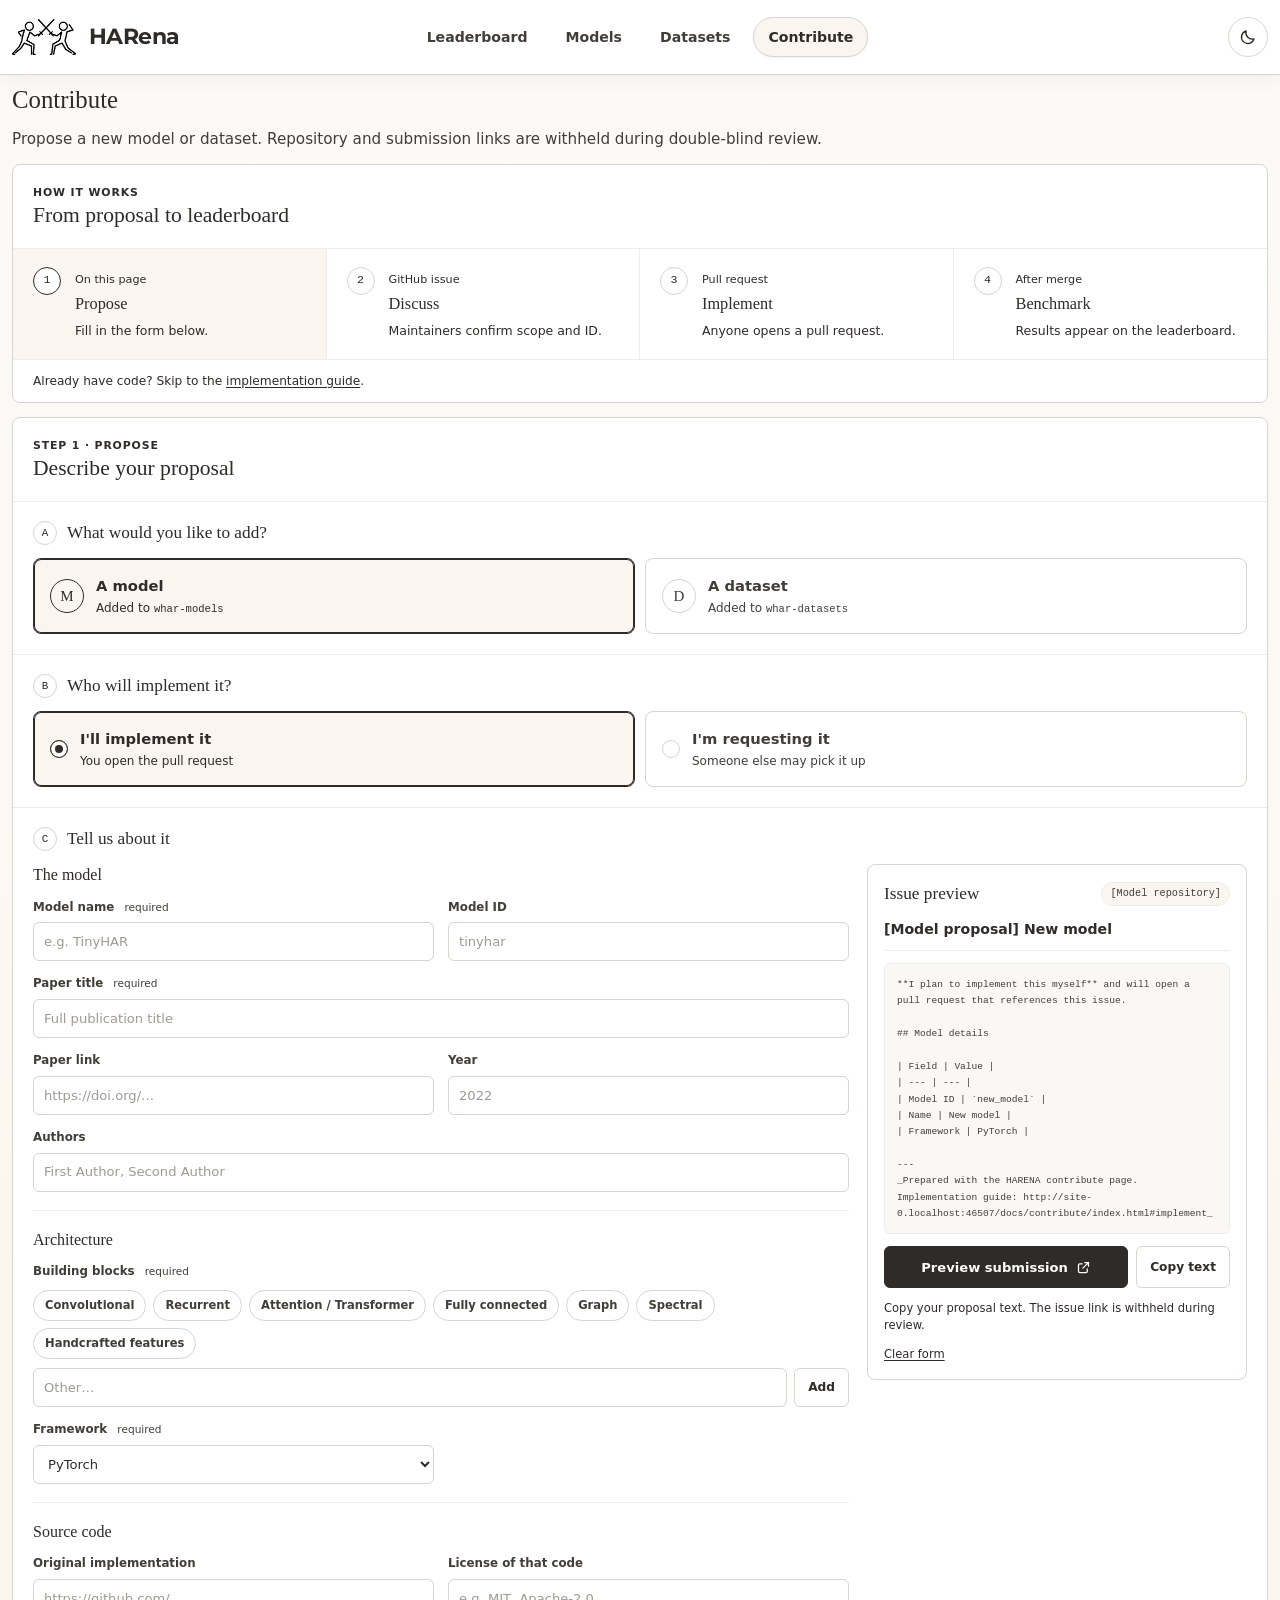
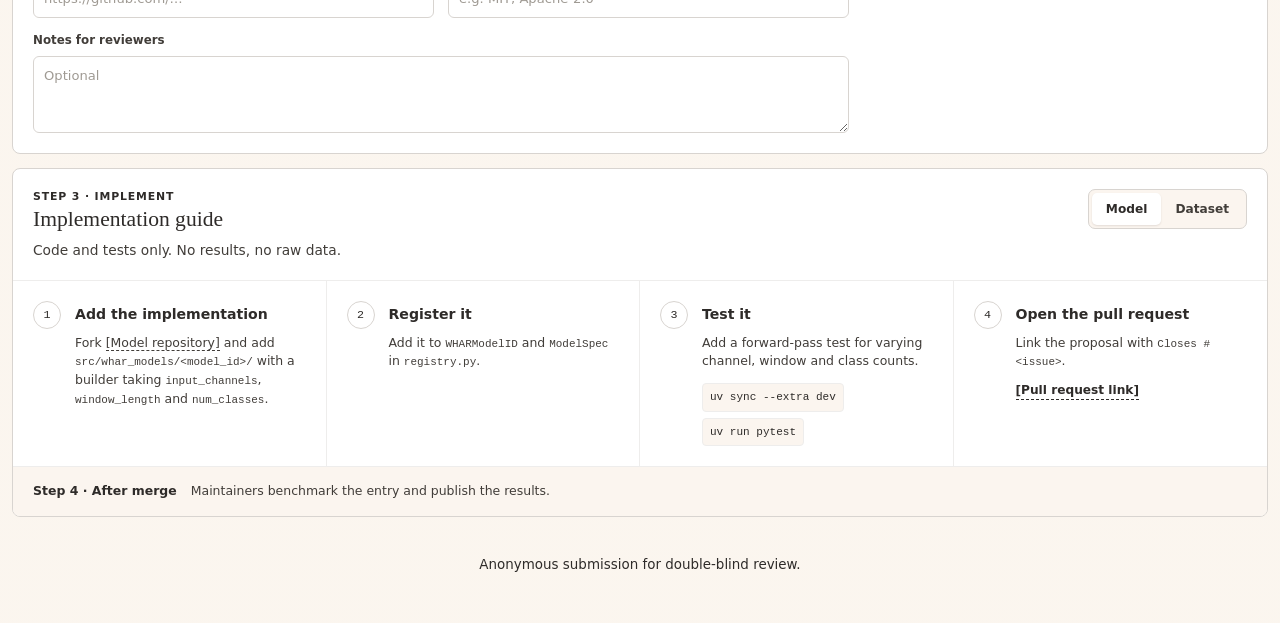
<file: docs/contribute/index.html>
<!DOCTYPE html><html lang="en"> <head><meta charset="utf-8"><meta name="viewport" content="width=device-width, initial-scale=1"><meta name="description" content="A living benchmark for sensor-based human activity recognition on edge devices."><link rel="icon" type="image/png" sizes="512x512" href="../favicon.png"><link rel="apple-touch-icon" sizes="180x180" href="../apple-touch-icon.png"><link rel="preconnect" href="https://fonts.googleapis.com"><link rel="preconnect" href="https://fonts.gstatic.com" crossorigin><link href="https://fonts.googleapis.com/css2?family=Montserrat:wght@700&display=swap" rel="stylesheet"><title>HARENA | Contribute</title><script>
      (function () {
        var theme = null;
        try {
          theme = localStorage.getItem("harena-theme");
        } catch (error) {}
        if (theme !== "dark" && theme !== "light") {
          theme = matchMedia("(prefers-color-scheme: dark)").matches ? "dark" : "light";
        }
        document.documentElement.dataset.theme = theme;
      })();
    </script><link rel="stylesheet" href="../_astro/BaseLayout.D563w8aB.css">
<link rel="stylesheet" href="../_astro/contribute.BdBqVec0.css"></head> <body> <header class="site-nav"> <nav aria-label="Primary"> <a class="brand" href="../leadboard/"> <img class="brand-icon" src="../whar-arena-icon.png" width="64" height="36" alt="" aria-hidden="true"> <span>HARena</span> </a> <div class="site-tabs" role="tablist" aria-label="HARENA sections" style="display:inline-flex;justify-self:center;gap:8px;padding:0;border:0;background:transparent;box-shadow:none;"> <a class="site-tab" href="../leadboard/" role="tab" aria-selected="false" style="position:relative;display:inline-flex;min-height:40px;align-items:center;justify-content:center;border:1px solid transparent;border-radius:999px;background:transparent;box-shadow:none;padding:0 14px;font-size:0.88rem;font-weight:600;line-height:1;text-decoration:none;color:var(--muted-strong);"> Leaderboard </a><a class="site-tab" href="../models/" role="tab" aria-selected="false" style="position:relative;display:inline-flex;min-height:40px;align-items:center;justify-content:center;border:1px solid transparent;border-radius:999px;background:transparent;box-shadow:none;padding:0 14px;font-size:0.88rem;font-weight:600;line-height:1;text-decoration:none;color:var(--muted-strong);"> Models </a><a class="site-tab" href="../datasets/" role="tab" aria-selected="false" style="position:relative;display:inline-flex;min-height:40px;align-items:center;justify-content:center;border:1px solid transparent;border-radius:999px;background:transparent;box-shadow:none;padding:0 14px;font-size:0.88rem;font-weight:600;line-height:1;text-decoration:none;color:var(--muted-strong);"> Datasets </a><a class="site-tab is-active" href="./" role="tab" aria-selected="true" aria-current="page" style="position:relative;display:inline-flex;min-height:40px;align-items:center;justify-content:center;border:1px solid transparent;border-radius:999px;background:transparent;box-shadow:none;padding:0 14px;font-size:0.88rem;font-weight:600;line-height:1;text-decoration:none;color:var(--ink);"> Contribute </a> </div> <div class="nav-actions"> <button class="theme-toggle" type="button" data-theme-toggle aria-label="Switch to dark mode" title="Switch to dark mode"> <svg class="theme-icon-moon" viewBox="0 0 24 24" aria-hidden="true"><path d="M20 14.5A8.5 8.5 0 0 1 9.5 4a8.5 8.5 0 1 0 10.5 10.5Z"></path></svg> <svg class="theme-icon-sun" viewBox="0 0 24 24" aria-hidden="true"><circle cx="12" cy="12" r="4"></circle><path d="M12 2v2M12 20v2M4.9 4.9l1.4 1.4M17.7 17.7l1.4 1.4M2 12h2M20 12h2M4.9 19.1l1.4-1.4M17.7 6.3l1.4-1.4"></path></svg> </button> </div> </nav> </header>  <main class="page-shell" data-astro-cid-4qsg7pld> <section class="page-intro" aria-labelledby="contribute-heading" data-astro-cid-4qsg7pld> <h1 id="contribute-heading" data-astro-cid-4qsg7pld>Contribute</h1> <p data-astro-cid-4qsg7pld>Propose a new model or dataset. Repository and submission links are withheld during double-blind review.</p> </section>   <script type="application/json" id="existing-entries">{"model":[{"id":"aroma_joint_model","name":"AROMA Joint"},{"id":"attend_discriminate","name":"Attend+Discriminate"},{"id":"attensense","name":"AttenSense"},{"id":"cnn_har","name":"CNN-HAR"},{"id":"dana","name":"DANA"},{"id":"deepconv_lstm","name":"DeepConvLSTM"},{"id":"deepconv_lstm_attention","name":"DeepConvLSTM-Attn"},{"id":"deepconv_lstm_iswc","name":"DeepConvShallowLSTM"},{"id":"deepsense","name":"DeepSense"},{"id":"dynamic_whar","name":"DynamicWHAR"},{"id":"global_fusion","name":"GlobalFusion"},{"id":"if_conv_transformer","name":"IF-ConvTransformer"},{"id":"knn","name":"k-NN"},{"id":"lstms_ensemble","name":"Guan-LSTM"},{"id":"mlp_har","name":"MLP-HAR"},{"id":"mlp_mixer","name":"MLP-Mixer"},{"id":"random_forest","name":"Random Forest"},{"id":"sa_har","name":"SA-HAR"},{"id":"svm","name":"SVM"},{"id":"tinierhar","name":"TinierHAR"},{"id":"tinyhar","name":"TinyHAR"},{"id":"triple_cross_domain_attention","name":"Triple-Cross-Attn"}],"dataset":[{"id":"actrectut_gestures","name":"ActRecTut (Gestures)"},{"id":"daphnet","name":"Daphnet"},{"id":"dsads","name":"DSADS"},{"id":"gotov","name":"GOTOV"},{"id":"hang_time","name":"Hang-Time"},{"id":"hapt","name":"HAPT"},{"id":"har70","name":"HAR70+"},{"id":"harth","name":"HARTH"},{"id":"hhar","name":"HHAR"},{"id":"hugadb","name":"HuGaDB"},{"id":"mhealth","name":"MHEALTH"},{"id":"motion_sense","name":"MotionSense"},{"id":"opportunity","name":"OPPO (Locomotion)"},{"id":"pamap2","name":"PAMAP2"},{"id":"real_disp","name":"REALDISP"},{"id":"real_life_har","name":"RealLifeHAR"},{"id":"real_world","name":"RealWorld"},{"id":"sad","name":"SAD"},{"id":"uca_ehar","name":"UCA-EHAR"},{"id":"uci_har","name":"UCI-HAR"},{"id":"uma_fall","name":"UMAFall"},{"id":"unimib_shar","name":"UniMiB-SHAR"},{"id":"up_fall","name":"UP-Fall"},{"id":"usc_had","name":"USC-HAD"},{"id":"utd_mhad","name":"UTD-MHAD"},{"id":"w_har","name":"w-HAR"},{"id":"wear","name":"WEAR"},{"id":"wisdm","name":"WISDM"},{"id":"wisdm_19_phone","name":"WISDM-19 (Phone)"},{"id":"wisdm_19_watch","name":"WISDM-19 (Watch)"}],"pages":{"model":"../models/","dataset":"../datasets/"}}</script> <section class="panel flow-panel" aria-labelledby="flow-heading" data-astro-cid-k7joyi4t> <div class="section-heading" data-astro-cid-k7joyi4t> <p class="step-label" data-astro-cid-k7joyi4t>How it works</p> <h2 id="flow-heading" data-astro-cid-k7joyi4t>From proposal to leaderboard</h2> </div> <ol class="flow-steps" data-astro-cid-k7joyi4t> <li class="is-current" data-astro-cid-k7joyi4t> <span class="step-number" data-astro-cid-k7joyi4t>1</span> <div data-astro-cid-k7joyi4t> <span class="flow-where" data-astro-cid-k7joyi4t>On this page</span> <h3 data-astro-cid-k7joyi4t>Propose</h3> <p data-astro-cid-k7joyi4t>Fill in the form below.</p> </div> </li> <li data-astro-cid-k7joyi4t> <span class="step-number" data-astro-cid-k7joyi4t>2</span> <div data-astro-cid-k7joyi4t> <span class="flow-where" data-astro-cid-k7joyi4t>GitHub issue</span> <h3 data-astro-cid-k7joyi4t>Discuss</h3> <p data-astro-cid-k7joyi4t>Maintainers confirm scope and ID.</p> </div> </li> <li data-astro-cid-k7joyi4t> <span class="step-number" data-astro-cid-k7joyi4t>3</span> <div data-astro-cid-k7joyi4t> <span class="flow-where" data-astro-cid-k7joyi4t>Pull request</span> <h3 data-astro-cid-k7joyi4t>Implement</h3> <p data-astro-cid-k7joyi4t>Anyone opens a pull request.</p> </div> </li> <li data-astro-cid-k7joyi4t> <span class="step-number" data-astro-cid-k7joyi4t>4</span> <div data-astro-cid-k7joyi4t> <span class="flow-where" data-astro-cid-k7joyi4t>After merge</span> <h3 data-astro-cid-k7joyi4t>Benchmark</h3> <p data-astro-cid-k7joyi4t>Results appear on the leaderboard.</p> </div> </li> </ol> <p class="flow-shortcut" data-astro-cid-k7joyi4t>Already have code? Skip to the <a href="#implement" data-astro-cid-k7joyi4t>implementation guide</a>.</p> </section> <section class="panel proposal-panel" aria-labelledby="proposal-heading" data-astro-cid-k7joyi4t> <div class="section-heading" data-astro-cid-k7joyi4t> <p class="step-label" data-astro-cid-k7joyi4t>Step 1 · Propose</p> <h2 id="proposal-heading" data-astro-cid-k7joyi4t>Describe your proposal</h2> </div> <div class="question" data-astro-cid-k7joyi4t> <p class="question-label" data-astro-cid-k7joyi4t><span class="question-number" data-astro-cid-k7joyi4t>A</span>What would you like to add?</p> <div class="choice-grid" role="group" aria-label="Contribution type" data-astro-cid-k7joyi4t> <button type="button" class="choice-card is-active" data-kind-button="model" aria-pressed="true" data-astro-cid-k7joyi4t> <span class="type-icon" aria-hidden="true" data-astro-cid-k7joyi4t>M</span> <span data-astro-cid-k7joyi4t> <strong data-astro-cid-k7joyi4t>A model</strong> <small data-astro-cid-k7joyi4t>Added to <code data-astro-cid-k7joyi4t>whar-models</code></small> </span> </button> <button type="button" class="choice-card" data-kind-button="dataset" aria-pressed="false" data-astro-cid-k7joyi4t> <span class="type-icon" aria-hidden="true" data-astro-cid-k7joyi4t>D</span> <span data-astro-cid-k7joyi4t> <strong data-astro-cid-k7joyi4t>A dataset</strong> <small data-astro-cid-k7joyi4t>Added to <code data-astro-cid-k7joyi4t>whar-datasets</code></small> </span> </button> </div> </div> <div class="question" data-astro-cid-k7joyi4t> <p class="question-label" id="intent-label" data-astro-cid-k7joyi4t><span class="question-number" data-astro-cid-k7joyi4t>B</span>Who will implement it?</p> <div class="choice-grid" role="radiogroup" aria-labelledby="intent-label" data-astro-cid-k7joyi4t> <label class="choice-card intent-card" data-astro-cid-k7joyi4t> <input type="radio" name="intent" value="self" checked data-astro-cid-k7joyi4t> <span class="radio-dot" aria-hidden="true" data-astro-cid-k7joyi4t></span> <span data-astro-cid-k7joyi4t> <strong data-astro-cid-k7joyi4t>I'll implement it</strong> <small data-astro-cid-k7joyi4t>You open the pull request</small> </span> </label> <label class="choice-card intent-card" data-astro-cid-k7joyi4t> <input type="radio" name="intent" value="request" data-astro-cid-k7joyi4t> <span class="radio-dot" aria-hidden="true" data-astro-cid-k7joyi4t></span> <span data-astro-cid-k7joyi4t> <strong data-astro-cid-k7joyi4t>I'm requesting it</strong> <small data-astro-cid-k7joyi4t>Someone else may pick it up</small> </span> </label> </div> </div> <div class="question question-details" data-astro-cid-k7joyi4t> <p class="question-label" data-astro-cid-k7joyi4t><span class="question-number" data-astro-cid-k7joyi4t>C</span>Tell us about it</p> <div class="proposal-layout" data-astro-cid-k7joyi4t> <div class="proposal-forms" data-astro-cid-k7joyi4t> <form data-contribution-form="model" id="model-form" data-astro-cid-k7joyi4t> <fieldset class="metadata-section" data-astro-cid-k7joyi4t> <legend data-astro-cid-k7joyi4t> <span data-astro-cid-k7joyi4t>The model</span> </legend> <div class="field-grid" data-astro-cid-k7joyi4t> <label class="field" data-astro-cid-k7joyi4t> <span class="field-label" data-astro-cid-k7joyi4t>Model name <em class="req" data-astro-cid-k7joyi4t>required</em></span> <input name="name" required placeholder="e.g. TinyHAR" autocomplete="off" data-name-input data-astro-cid-k7joyi4t> </label> <label class="field" data-astro-cid-k7joyi4t> <span class="field-label" data-astro-cid-k7joyi4t>Model ID</span> <input name="id" pattern="[a-z0-9]+(?:_[a-z0-9]+)*" placeholder="tinyhar" autocomplete="off" data-id-input data-astro-cid-k7joyi4t> </label> <p class="field-warning wide-field" data-duplicate-warning hidden data-astro-cid-k7joyi4t></p> <label class="field wide-field" data-astro-cid-k7joyi4t> <span class="field-label" data-astro-cid-k7joyi4t>Paper title <em class="req" data-astro-cid-k7joyi4t>required</em></span> <input name="paper_title" required placeholder="Full publication title" data-astro-cid-k7joyi4t> </label> <label class="field" data-astro-cid-k7joyi4t> <span class="field-label" data-astro-cid-k7joyi4t>Paper link</span> <input name="paper_url" type="url" placeholder="https://doi.org/…" data-astro-cid-k7joyi4t> </label> <label class="field" data-astro-cid-k7joyi4t> <span class="field-label" data-astro-cid-k7joyi4t>Year</span> <input name="year" type="number" min="1900" max="2100" placeholder="2022" data-astro-cid-k7joyi4t> </label> <label class="field wide-field" data-astro-cid-k7joyi4t> <span class="field-label" data-astro-cid-k7joyi4t>Authors</span> <input name="authors" placeholder="First Author, Second Author" data-astro-cid-k7joyi4t> </label> </div> </fieldset> <fieldset class="metadata-section" data-astro-cid-k7joyi4t> <legend data-astro-cid-k7joyi4t> <span data-astro-cid-k7joyi4t>Architecture</span> </legend> <div class="field-grid" data-astro-cid-k7joyi4t> <div class="architecture-picker wide-field" role="group" aria-labelledby="architecture-picker-label" data-astro-cid-k7joyi4t> <span class="field-label" id="architecture-picker-label" data-astro-cid-k7joyi4t>Building blocks <em class="req" data-astro-cid-k7joyi4t>required</em></span> <div class="architecture-options" data-architecture-options data-astro-cid-k7joyi4t> <label data-astro-cid-k7joyi4t><input type="checkbox" name="architecture_parts" value="Convolutional" data-astro-cid-k7joyi4t><span data-astro-cid-k7joyi4t>Convolutional</span></label> <label data-astro-cid-k7joyi4t><input type="checkbox" name="architecture_parts" value="Recurrent" data-astro-cid-k7joyi4t><span data-astro-cid-k7joyi4t>Recurrent</span></label> <label data-astro-cid-k7joyi4t><input type="checkbox" name="architecture_parts" value="Attention / Transformer" data-astro-cid-k7joyi4t><span data-astro-cid-k7joyi4t>Attention / Transformer</span></label> <label data-astro-cid-k7joyi4t><input type="checkbox" name="architecture_parts" value="Fully connected" data-astro-cid-k7joyi4t><span data-astro-cid-k7joyi4t>Fully connected</span></label> <label data-astro-cid-k7joyi4t><input type="checkbox" name="architecture_parts" value="Graph" data-astro-cid-k7joyi4t><span data-astro-cid-k7joyi4t>Graph</span></label> <label data-astro-cid-k7joyi4t><input type="checkbox" name="architecture_parts" value="Spectral" data-astro-cid-k7joyi4t><span data-astro-cid-k7joyi4t>Spectral</span></label> <label data-astro-cid-k7joyi4t><input type="checkbox" name="architecture_parts" value="Handcrafted features" data-astro-cid-k7joyi4t><span data-astro-cid-k7joyi4t>Handcrafted features</span></label> </div> <div class="custom-architecture-row" data-astro-cid-k7joyi4t> <input type="text" data-custom-architecture aria-label="Other building block" placeholder="Other…" data-astro-cid-k7joyi4t> <button type="button" data-add-architecture data-astro-cid-k7joyi4t>Add</button> </div> </div> <label class="field" data-astro-cid-k7joyi4t> <span class="field-label" data-astro-cid-k7joyi4t>Framework <em class="req" data-astro-cid-k7joyi4t>required</em></span> <select name="framework" required data-astro-cid-k7joyi4t> <option value="torch" data-astro-cid-k7joyi4t>PyTorch</option> <option value="sklearn" data-astro-cid-k7joyi4t>scikit-learn</option> <option value="tensorflow" data-astro-cid-k7joyi4t>TensorFlow / Keras</option> <option value="other" data-astro-cid-k7joyi4t>Other</option> </select> </label> </div> </fieldset> <fieldset class="metadata-section" data-astro-cid-k7joyi4t> <legend data-astro-cid-k7joyi4t> <span data-astro-cid-k7joyi4t>Source code</span> </legend> <div class="field-grid" data-astro-cid-k7joyi4t> <label class="field" data-astro-cid-k7joyi4t> <span class="field-label" data-astro-cid-k7joyi4t>Original implementation</span> <input name="source_url" type="url" placeholder="https://github.com/…" data-astro-cid-k7joyi4t> </label> <label class="field" data-astro-cid-k7joyi4t> <span class="field-label" data-astro-cid-k7joyi4t>License of that code</span> <input name="license" placeholder="e.g. MIT, Apache-2.0" list="license-options" data-astro-cid-k7joyi4t> </label> <label class="field wide-field" data-astro-cid-k7joyi4t> <span class="field-label" data-astro-cid-k7joyi4t>Notes for reviewers</span> <textarea name="notes" rows="3" placeholder="Optional" data-astro-cid-k7joyi4t></textarea> </label> </div> </fieldset> </form> <form data-contribution-form="dataset" id="dataset-form" hidden data-astro-cid-k7joyi4t> <fieldset class="metadata-section" data-astro-cid-k7joyi4t> <legend data-astro-cid-k7joyi4t> <span data-astro-cid-k7joyi4t>The dataset</span> </legend> <div class="field-grid" data-astro-cid-k7joyi4t> <label class="field" data-astro-cid-k7joyi4t> <span class="field-label" data-astro-cid-k7joyi4t>Dataset name <em class="req" data-astro-cid-k7joyi4t>required</em></span> <input name="name" required placeholder="e.g. PAMAP2" autocomplete="off" data-name-input data-astro-cid-k7joyi4t> </label> <label class="field" data-astro-cid-k7joyi4t> <span class="field-label" data-astro-cid-k7joyi4t>Dataset ID</span> <input name="id" pattern="[a-z0-9]+(?:_[a-z0-9]+)*" placeholder="pamap2" autocomplete="off" data-id-input data-astro-cid-k7joyi4t> </label> <p class="field-warning wide-field" data-duplicate-warning hidden data-astro-cid-k7joyi4t></p> <label class="field" data-astro-cid-k7joyi4t> <span class="field-label" data-astro-cid-k7joyi4t>Paper link</span> <input name="paper_url" type="url" placeholder="https://doi.org/…" data-astro-cid-k7joyi4t> </label> <label class="field" data-astro-cid-k7joyi4t> <span class="field-label" data-astro-cid-k7joyi4t>Year</span> <input name="year" type="number" min="1900" max="2100" placeholder="2012" data-astro-cid-k7joyi4t> </label> <label class="field wide-field" data-astro-cid-k7joyi4t> <span class="field-label" data-astro-cid-k7joyi4t>Authors</span> <input name="authors" placeholder="First Author, Second Author" data-astro-cid-k7joyi4t> </label> </div> </fieldset> <fieldset class="metadata-section" data-astro-cid-k7joyi4t> <legend data-astro-cid-k7joyi4t> <span data-astro-cid-k7joyi4t>Access</span> </legend> <div class="field-grid" data-astro-cid-k7joyi4t> <label class="field" data-astro-cid-k7joyi4t> <span class="field-label" data-astro-cid-k7joyi4t>Dataset page <em class="req" data-astro-cid-k7joyi4t>required</em></span> <input name="dataset_url" type="url" required placeholder="https://zenodo.org/…" data-astro-cid-k7joyi4t> </label> <label class="field" data-astro-cid-k7joyi4t> <span class="field-label" data-astro-cid-k7joyi4t>How to get the data</span> <input name="download_url" placeholder="Link or access steps" data-astro-cid-k7joyi4t> </label> <label class="field wide-field" data-astro-cid-k7joyi4t> <span class="field-label" data-astro-cid-k7joyi4t>License or access terms</span> <input name="license" placeholder="e.g. CC BY 4.0" list="license-options" data-astro-cid-k7joyi4t> </label> </div> </fieldset> <fieldset class="metadata-section" data-astro-cid-k7joyi4t> <legend data-astro-cid-k7joyi4t> <span data-astro-cid-k7joyi4t>Contents</span> </legend> <div class="field-grid three-column-grid" data-astro-cid-k7joyi4t> <label class="field" data-astro-cid-k7joyi4t> <span class="field-label" data-astro-cid-k7joyi4t>Subjects</span> <input name="subjects" type="number" min="1" placeholder="9" data-astro-cid-k7joyi4t> </label> <label class="field" data-astro-cid-k7joyi4t> <span class="field-label" data-astro-cid-k7joyi4t>Activities</span> <input name="activities" type="number" min="1" placeholder="18" data-astro-cid-k7joyi4t> </label> <label class="field" data-astro-cid-k7joyi4t> <span class="field-label" data-astro-cid-k7joyi4t>Sampling rate</span> <span class="input-unit" data-astro-cid-k7joyi4t> <input name="sampling_freq" type="number" min="0" step="any" placeholder="100" data-astro-cid-k7joyi4t> <span aria-hidden="true" data-astro-cid-k7joyi4t>Hz</span> </span> </label> </div> <div class="field-grid" data-astro-cid-k7joyi4t> <label class="field wide-field" data-astro-cid-k7joyi4t> <span class="field-label" data-astro-cid-k7joyi4t>Sensors and body positions</span> <input name="sensors" placeholder="e.g. IMUs on wrist, chest and ankle" data-astro-cid-k7joyi4t> </label> <label class="field wide-field" data-astro-cid-k7joyi4t> <span class="field-label" data-astro-cid-k7joyi4t>Activity labels</span> <input name="activity_names" placeholder="walking, running, sitting, …" data-astro-cid-k7joyi4t> </label> <label class="field wide-field" data-astro-cid-k7joyi4t> <span class="field-label" data-astro-cid-k7joyi4t>Notes for reviewers</span> <textarea name="notes" rows="3" placeholder="Optional" data-astro-cid-k7joyi4t></textarea> </label> <label class="check-field wide-field" data-astro-cid-k7joyi4t> <input name="benchmark_eligible" type="checkbox" value="true" checked data-astro-cid-k7joyi4t> <span data-astro-cid-k7joyi4t>Request inclusion in the official benchmark</span> </label> </div> </fieldset> </form> <datalist id="license-options" data-astro-cid-k7joyi4t> <option value="MIT" data-astro-cid-k7joyi4t></option> <option value="Apache-2.0" data-astro-cid-k7joyi4t></option> <option value="BSD-3-Clause" data-astro-cid-k7joyi4t></option> <option value="GPL-3.0" data-astro-cid-k7joyi4t></option> <option value="CC BY 4.0" data-astro-cid-k7joyi4t></option> <option value="CC BY-NC 4.0" data-astro-cid-k7joyi4t></option> <option value="CC0 1.0" data-astro-cid-k7joyi4t></option> <option value="Unknown" data-astro-cid-k7joyi4t></option> </datalist> </div> <aside class="preview" aria-labelledby="preview-heading" data-astro-cid-k7joyi4t> <div class="preview-head" data-astro-cid-k7joyi4t> <h3 id="preview-heading" data-astro-cid-k7joyi4t>Issue preview</h3> <span class="repo-badge" data-preview-repo data-astro-cid-k7joyi4t>[Model repository]</span> </div> <p class="preview-title" data-preview-title data-astro-cid-k7joyi4t></p> <pre class="preview-body" data-astro-cid-k7joyi4t><code data-preview-body data-astro-cid-k7joyi4t></code></pre> <div class="preview-actions" data-astro-cid-k7joyi4t> <button type="button" class="primary-action" data-open-issue data-astro-cid-k7joyi4t>
Preview submission
<svg viewBox="0 0 24 24" aria-hidden="true" data-astro-cid-k7joyi4t><path d="M14 4h6v6M20 4l-9 9M18 14v4a2 2 0 0 1-2 2H6a2 2 0 0 1-2-2V8a2 2 0 0 1 2-2h4" data-astro-cid-k7joyi4t></path></svg> </button> <button type="button" class="secondary-action" data-copy-markdown data-astro-cid-k7joyi4t>Copy text</button> </div> <p class="preview-note" data-form-status aria-live="polite" data-astro-cid-k7joyi4t>Copy your proposal text. The issue link is withheld during review.</p> <button type="button" class="reset-link" data-reset-form data-astro-cid-k7joyi4t>Clear form</button> </aside> </div> </div> </section> <section class="panel next-panel" data-next-panel hidden aria-labelledby="next-heading" tabindex="-1" data-astro-cid-k7joyi4t> <div class="section-heading" data-astro-cid-k7joyi4t> <p class="step-label" data-astro-cid-k7joyi4t>Step 2 · Discuss</p> <h2 id="next-heading" data-astro-cid-k7joyi4t>Submit the issue</h2> <p data-astro-cid-k7joyi4t>The <span class="repository-placeholder" role="link" aria-disabled="true" data-astro-cid-k7joyi4t>[Issue submission link]</span> is withheld during double-blind review. You can copy the proposal text from the preview above.</p> </div> <ol class="next-steps" data-next-self data-astro-cid-k7joyi4t> <li data-astro-cid-k7joyi4t>Note the issue number, e.g. <code data-astro-cid-k7joyi4t>#42</code>.</li> <li data-astro-cid-k7joyi4t>Implement it with the <a href="#implement" data-astro-cid-k7joyi4t>guide below</a>.</li> <li data-astro-cid-k7joyi4t>Write <code data-astro-cid-k7joyi4t>Closes #42</code> in your pull request.</li> </ol> <ol class="next-steps" data-next-request hidden data-astro-cid-k7joyi4t> <li data-astro-cid-k7joyi4t>Maintainers label it so contributors can find it.</li> <li data-astro-cid-k7joyi4t>GitHub notifies you when someone picks it up.</li> </ol> </section> <section class="panel path-panel" id="implement" aria-labelledby="implement-heading" data-astro-cid-k7joyi4t> <div class="path-intro" data-astro-cid-k7joyi4t> <div data-astro-cid-k7joyi4t> <p class="step-label" data-astro-cid-k7joyi4t>Step 3 · Implement</p> <h2 id="implement-heading" data-astro-cid-k7joyi4t>Implementation guide</h2> <p data-astro-cid-k7joyi4t>Code and tests only. No results, no raw data.</p> </div> <div class="segmented" role="group" aria-label="Guide type" data-astro-cid-k7joyi4t> <button type="button" class="is-active" data-kind-button="model" aria-pressed="true" data-astro-cid-k7joyi4t>Model</button> <button type="button" data-kind-button="dataset" aria-pressed="false" data-astro-cid-k7joyi4t>Dataset</button> </div> </div> <div data-path="model" data-astro-cid-k7joyi4t> <ol class="code-steps" data-astro-cid-k7joyi4t> <li data-astro-cid-k7joyi4t> <span class="step-number" data-astro-cid-k7joyi4t>1</span> <div data-astro-cid-k7joyi4t> <h3 data-astro-cid-k7joyi4t>Add the implementation</h3> <p data-astro-cid-k7joyi4t>Fork <span class="repository-placeholder" role="link" aria-disabled="true" title="Repository link withheld during review" data-astro-cid-k7joyi4t>[Model repository]</span> and add <code data-astro-cid-k7joyi4t>src/whar_models/&lt;model_id&gt;/</code> with a builder taking <code data-astro-cid-k7joyi4t>input_channels</code>, <code data-astro-cid-k7joyi4t>window_length</code> and <code data-astro-cid-k7joyi4t>num_classes</code>.</p> </div> </li> <li data-astro-cid-k7joyi4t> <span class="step-number" data-astro-cid-k7joyi4t>2</span> <div data-astro-cid-k7joyi4t> <h3 data-astro-cid-k7joyi4t>Register it</h3> <p data-astro-cid-k7joyi4t>Add it to <code data-astro-cid-k7joyi4t>WHARModelID</code> and <code data-astro-cid-k7joyi4t>ModelSpec</code> in <code data-astro-cid-k7joyi4t>registry.py</code>.</p> </div> </li> <li data-astro-cid-k7joyi4t> <span class="step-number" data-astro-cid-k7joyi4t>3</span> <div data-astro-cid-k7joyi4t> <h3 data-astro-cid-k7joyi4t>Test it</h3> <p data-astro-cid-k7joyi4t>Add a forward-pass test for varying channel, window and class counts.</p> <div class="command-row" data-astro-cid-k7joyi4t> <code data-astro-cid-k7joyi4t>uv sync --extra dev</code> <code data-astro-cid-k7joyi4t>uv run pytest</code> </div> </div> </li> <li data-astro-cid-k7joyi4t> <span class="step-number" data-astro-cid-k7joyi4t>4</span> <div data-astro-cid-k7joyi4t> <h3 data-astro-cid-k7joyi4t>Open the pull request</h3> <p data-astro-cid-k7joyi4t>Link the proposal with <code data-astro-cid-k7joyi4t>Closes #&lt;issue&gt;</code>.</p> <span class="inline-link repository-placeholder" role="link" aria-disabled="true" data-astro-cid-k7joyi4t>[Pull request link]</span> </div> </li> </ol> </div> <div data-path="dataset" hidden data-astro-cid-k7joyi4t> <ol class="code-steps" data-astro-cid-k7joyi4t> <li data-astro-cid-k7joyi4t> <span class="step-number" data-astro-cid-k7joyi4t>1</span> <div data-astro-cid-k7joyi4t> <h3 data-astro-cid-k7joyi4t>Add a parser and config</h3> <p data-astro-cid-k7joyi4t>Fork <span class="repository-placeholder" role="link" aria-disabled="true" title="Repository link withheld during review" data-astro-cid-k7joyi4t>[Dataset repository]</span> and add <code data-astro-cid-k7joyi4t>config/cfg_&lt;dataset_id&gt;.py</code> with a parser and <code data-astro-cid-k7joyi4t>WHARConfig</code>.</p> </div> </li> <li data-astro-cid-k7joyi4t> <span class="step-number" data-astro-cid-k7joyi4t>2</span> <div data-astro-cid-k7joyi4t> <h3 data-astro-cid-k7joyi4t>Register it</h3> <p data-astro-cid-k7joyi4t>Add the ID to <code data-astro-cid-k7joyi4t>WHARDatasetID</code> in <code data-astro-cid-k7joyi4t>getter.py</code>.</p> </div> </li> <li data-astro-cid-k7joyi4t> <span class="step-number" data-astro-cid-k7joyi4t>3</span> <div data-astro-cid-k7joyi4t> <h3 data-astro-cid-k7joyi4t>Test it</h3> <p data-astro-cid-k7joyi4t>Add parser tests with small synthetic fixtures. Never commit raw data.</p> <div class="command-row" data-astro-cid-k7joyi4t> <code data-astro-cid-k7joyi4t>uv sync --extra dev</code> <code data-astro-cid-k7joyi4t>uv run pytest</code> </div> </div> </li> <li data-astro-cid-k7joyi4t> <span class="step-number" data-astro-cid-k7joyi4t>4</span> <div data-astro-cid-k7joyi4t> <h3 data-astro-cid-k7joyi4t>Open the pull request</h3> <p data-astro-cid-k7joyi4t>Link the proposal with <code data-astro-cid-k7joyi4t>Closes #&lt;issue&gt;</code>.</p> <span class="inline-link repository-placeholder" role="link" aria-disabled="true" data-astro-cid-k7joyi4t>[Pull request link]</span> </div> </li> </ol> </div> <div class="acceptance-note" data-astro-cid-k7joyi4t> <strong data-astro-cid-k7joyi4t>Step 4 · After merge</strong> <span data-astro-cid-k7joyi4t>Maintainers benchmark the entry and publish the results.</span> </div> </section>  </main>  <footer class="review-notice">Anonymous submission for double-blind review.</footer> <script>
      (function () {
        var button = document.querySelector("[data-theme-toggle]");
        if (!button) return;
        function label() {
          var next = document.documentElement.dataset.theme === "dark" ? "light" : "dark";
          var text = "Switch to " + next + " mode";
          button.setAttribute("aria-label", text);
          button.setAttribute("title", text);
        }
        label();
        button.addEventListener("click", function () {
          var next = document.documentElement.dataset.theme === "dark" ? "light" : "dark";
          document.documentElement.dataset.theme = next;
          try {
            localStorage.setItem("harena-theme", next);
          } catch (error) {}
          label();
        });
      })();
    </script> </body> </html> <script defer src="../_astro/contribute.astro_astro_type_script_index_0_lang.BsSzh49o.js"></script>
</file>
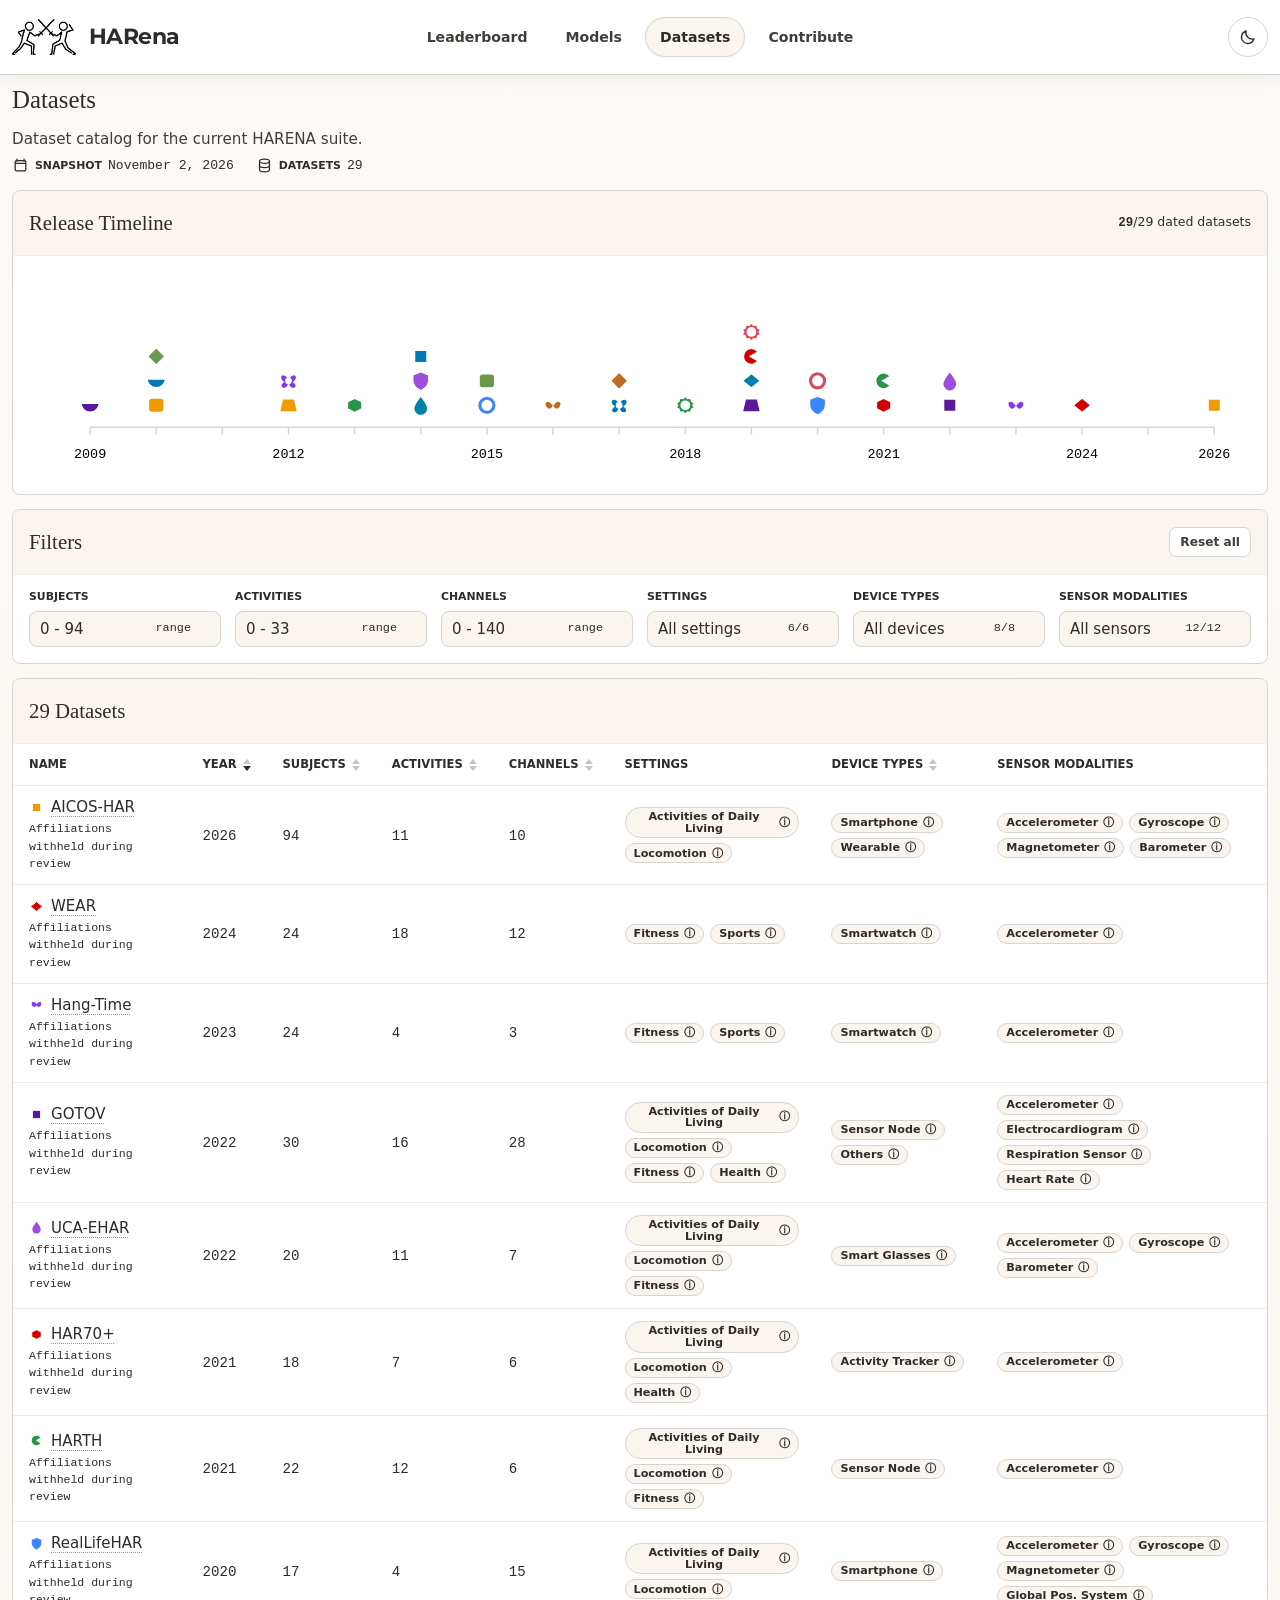
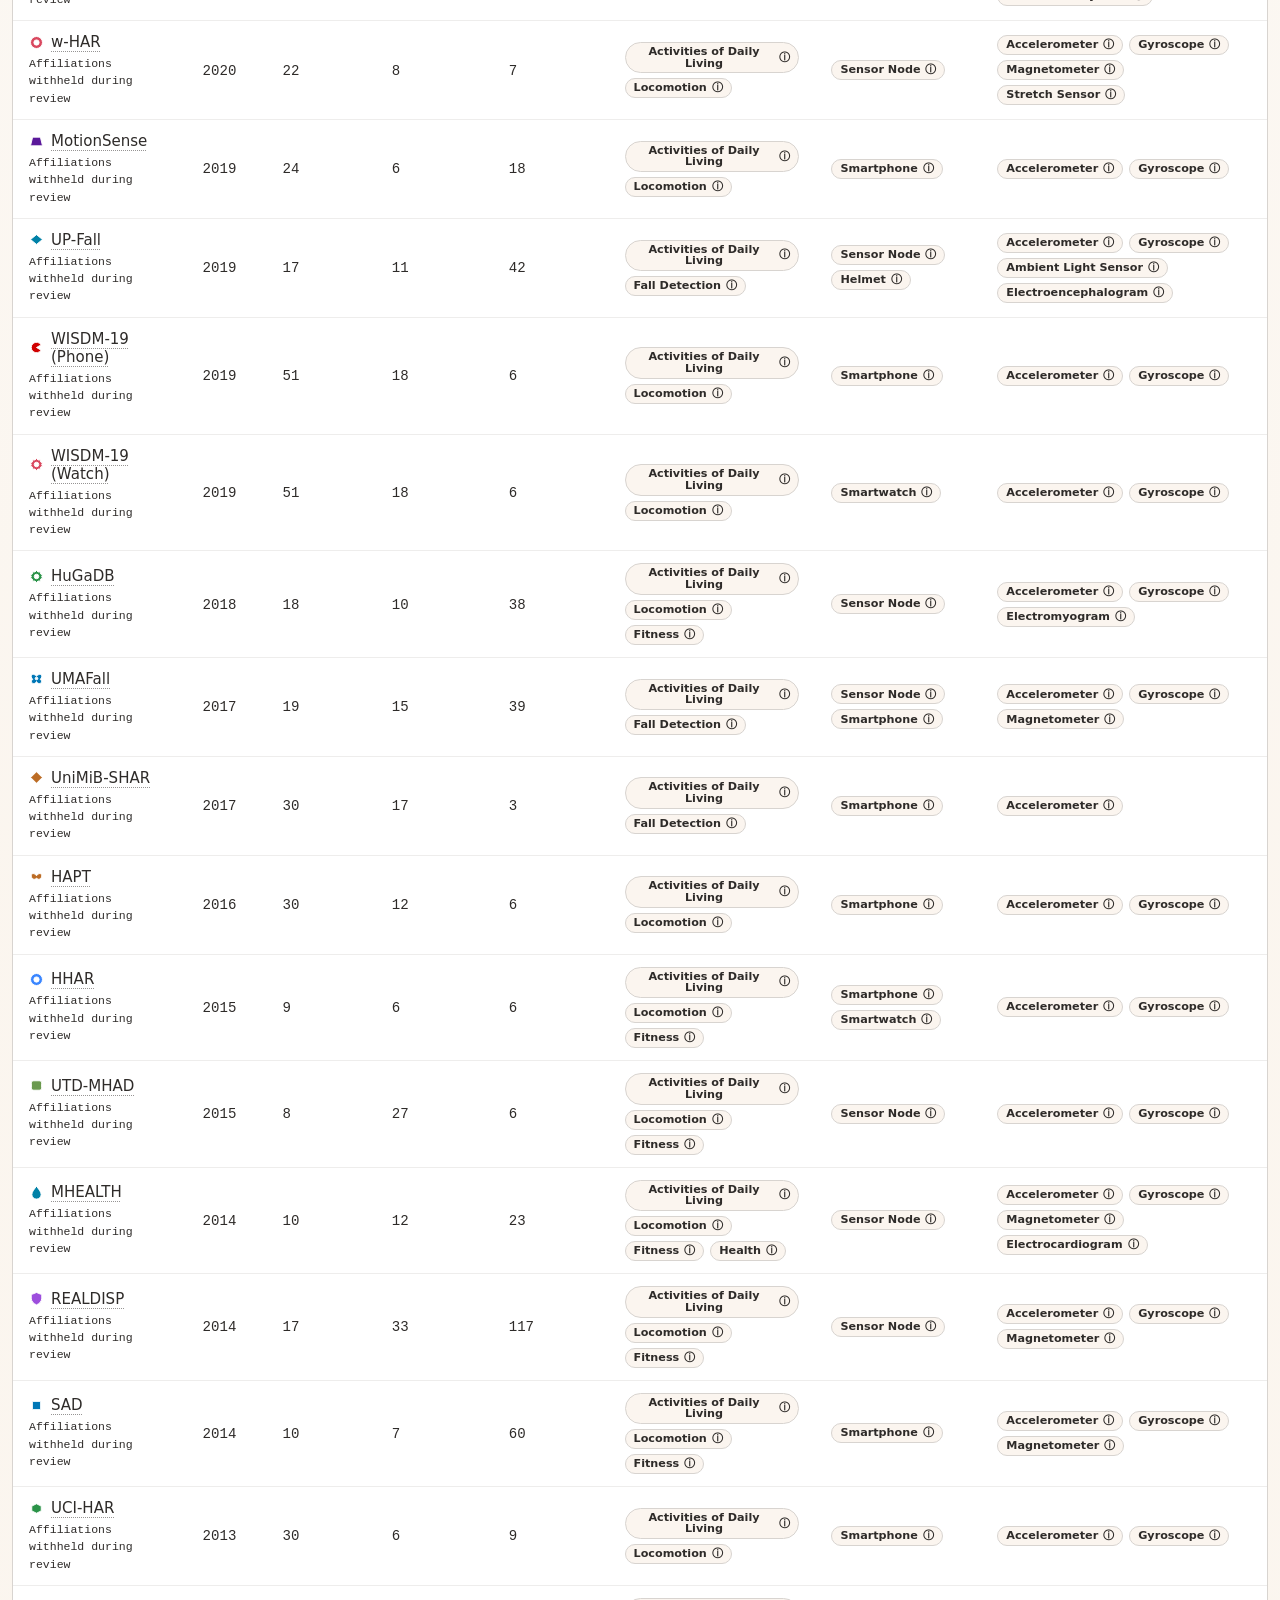
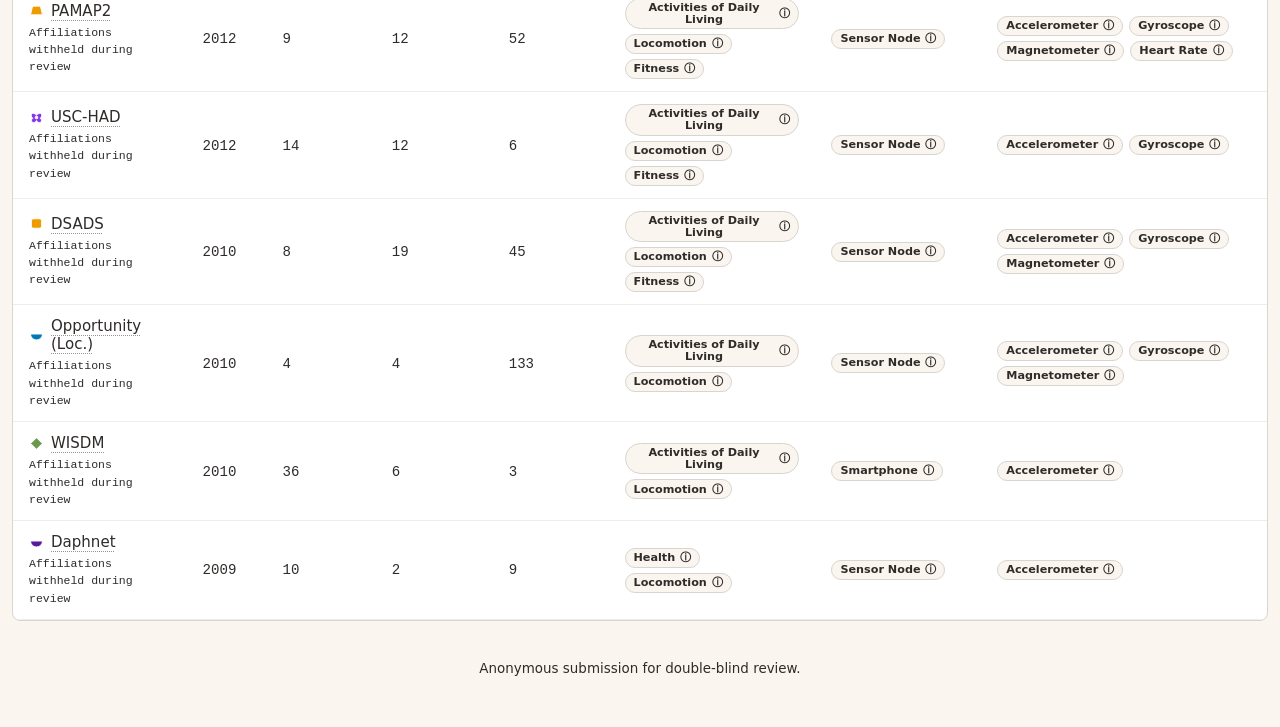
<file: docs/datasets/index.html>
<!DOCTYPE html><html lang="en"> <head><meta charset="utf-8"><meta name="viewport" content="width=device-width, initial-scale=1"><meta name="description" content="A living benchmark for sensor-based human activity recognition on edge devices."><link rel="icon" type="image/png" sizes="512x512" href="../favicon.png"><link rel="apple-touch-icon" sizes="180x180" href="../apple-touch-icon.png"><link rel="preconnect" href="https://fonts.googleapis.com"><link rel="preconnect" href="https://fonts.gstatic.com" crossorigin><link href="https://fonts.googleapis.com/css2?family=Montserrat:wght@700&display=swap" rel="stylesheet"><title>HARENA | Datasets</title><script>
      (function () {
        var theme = null;
        try {
          theme = localStorage.getItem("harena-theme");
        } catch (error) {}
        if (theme !== "dark" && theme !== "light") {
          theme = matchMedia("(prefers-color-scheme: dark)").matches ? "dark" : "light";
        }
        document.documentElement.dataset.theme = theme;
      })();
    </script><link rel="stylesheet" href="../_astro/BaseLayout.D563w8aB.css">
<style>.entity-marker[data-astro-cid-njtl7dsr]{display:block;flex:0 0 auto;overflow:visible;stroke:var(--panel);stroke-width:1.25}.timeline-panel[data-astro-cid-vtufdqkg]{min-width:0;margin-bottom:14px;overflow:hidden;border:1px solid var(--line-strong);border-radius:8px;background:var(--panel)}.timeline-header[data-astro-cid-vtufdqkg]{display:flex;min-height:65px;align-items:center;justify-content:space-between;gap:16px;padding:14px 16px;border-bottom:1px solid var(--line);background:var(--panel-soft)}.timeline-header[data-astro-cid-vtufdqkg] h2[data-astro-cid-vtufdqkg],.timeline-header[data-astro-cid-vtufdqkg] p[data-astro-cid-vtufdqkg]{margin:0}.timeline-header[data-astro-cid-vtufdqkg] h2[data-astro-cid-vtufdqkg]{color:var(--ink);font-family:var(--display-serif);font-size:1.3rem;font-weight:500;letter-spacing:0;line-height:1.05}.timeline-header[data-astro-cid-vtufdqkg]>div[data-astro-cid-vtufdqkg] p[data-astro-cid-vtufdqkg],.timeline-count[data-astro-cid-vtufdqkg]{margin-top:3px;color:var(--muted);font-size:.78rem}.timeline-count[data-astro-cid-vtufdqkg]{flex:0 0 auto}.timeline-count[data-astro-cid-vtufdqkg] strong[data-astro-cid-vtufdqkg]{color:var(--ink);font-family:DM Mono,ui-monospace,SFMono-Regular,Menlo,monospace;font-weight:600}.timeline-chart-wrap[data-astro-cid-vtufdqkg]{padding:10px 16px 8px;overflow-x:auto}.timeline-chart[data-astro-cid-vtufdqkg]{display:block;width:100%;min-width:680px;height:auto}.timeline-axis[data-astro-cid-vtufdqkg],.timeline-tick[data-astro-cid-vtufdqkg] line[data-astro-cid-vtufdqkg]{stroke:var(--line-strong);stroke-width:1.2}.timeline-tick[data-astro-cid-vtufdqkg] text[data-astro-cid-vtufdqkg]{fill:var(--muted);font-family:DM Mono,ui-monospace,SFMono-Regular,Menlo,monospace;font-size:11px;text-anchor:middle}.timeline-point[data-astro-cid-vtufdqkg]{cursor:pointer;outline:none;transition:opacity .12s ease}.timeline-point-shape[data-astro-cid-vtufdqkg]{stroke:var(--panel);stroke-width:2;transform-box:fill-box;transform-origin:center;transition:transform .12s ease,stroke-width .12s ease}.timeline-point[data-astro-cid-vtufdqkg]:hover .timeline-point-shape[data-astro-cid-vtufdqkg],.timeline-point[data-astro-cid-vtufdqkg]:focus-visible .timeline-point-shape[data-astro-cid-vtufdqkg]{stroke:var(--ink);stroke-width:2.5;transform:scale(1.22)}.timeline-point[data-astro-cid-vtufdqkg].is-filtered-out{opacity:.16}.timeline-point[data-astro-cid-vtufdqkg].is-filtered-out:hover,.timeline-point[data-astro-cid-vtufdqkg].is-filtered-out:focus-visible{opacity:.55}.timeline-tooltip[data-astro-cid-vtufdqkg]{position:fixed;z-index:120;display:grid;gap:2px;width:max-content;max-width:min(19rem,calc(100vw - 24px));padding:.55rem .65rem;transform:translate(-50%,calc(-100% - .55rem));border:1px solid var(--ink);border-left-width:4px;border-radius:8px;background:var(--ink);color:var(--panel);font-size:.72rem;font-weight:600;line-height:1.2;pointer-events:none;text-align:left}.timeline-tooltip[data-astro-cid-vtufdqkg][hidden]{display:none}.timeline-tooltip[data-astro-cid-vtufdqkg] strong[data-astro-cid-vtufdqkg]{color:var(--panel);font-size:.78rem}.timeline-tooltip[data-astro-cid-vtufdqkg] span[data-astro-cid-vtufdqkg]{color:hsl(var(--panel-strong-hsl) / .78);font-weight:500}@media(max-width:760px){.timeline-header[data-astro-cid-vtufdqkg]{display:grid;align-items:start}}
</style>
<link rel="stylesheet" href="../_astro/datasets.KAUKbC9w.css"></head> <body> <header class="site-nav"> <nav aria-label="Primary"> <a class="brand" href="../leadboard/"> <img class="brand-icon" src="../whar-arena-icon.png" width="64" height="36" alt="" aria-hidden="true"> <span>HARena</span> </a> <div class="site-tabs" role="tablist" aria-label="HARENA sections" style="display:inline-flex;justify-self:center;gap:8px;padding:0;border:0;background:transparent;box-shadow:none;"> <a class="site-tab" href="../leadboard/" role="tab" aria-selected="false" style="position:relative;display:inline-flex;min-height:40px;align-items:center;justify-content:center;border:1px solid transparent;border-radius:999px;background:transparent;box-shadow:none;padding:0 14px;font-size:0.88rem;font-weight:600;line-height:1;text-decoration:none;color:var(--muted-strong);"> Leaderboard </a><a class="site-tab" href="../models/" role="tab" aria-selected="false" style="position:relative;display:inline-flex;min-height:40px;align-items:center;justify-content:center;border:1px solid transparent;border-radius:999px;background:transparent;box-shadow:none;padding:0 14px;font-size:0.88rem;font-weight:600;line-height:1;text-decoration:none;color:var(--muted-strong);"> Models </a><a class="site-tab is-active" href="./" role="tab" aria-selected="true" aria-current="page" style="position:relative;display:inline-flex;min-height:40px;align-items:center;justify-content:center;border:1px solid transparent;border-radius:999px;background:transparent;box-shadow:none;padding:0 14px;font-size:0.88rem;font-weight:600;line-height:1;text-decoration:none;color:var(--ink);"> Datasets </a><a class="site-tab" href="../contribute/" role="tab" aria-selected="false" style="position:relative;display:inline-flex;min-height:40px;align-items:center;justify-content:center;border:1px solid transparent;border-radius:999px;background:transparent;box-shadow:none;padding:0 14px;font-size:0.88rem;font-weight:600;line-height:1;text-decoration:none;color:var(--muted-strong);"> Contribute </a> </div> <div class="nav-actions"> <button class="theme-toggle" type="button" data-theme-toggle aria-label="Switch to dark mode" title="Switch to dark mode"> <svg class="theme-icon-moon" viewBox="0 0 24 24" aria-hidden="true"><path d="M20 14.5A8.5 8.5 0 0 1 9.5 4a8.5 8.5 0 1 0 10.5 10.5Z"></path></svg> <svg class="theme-icon-sun" viewBox="0 0 24 24" aria-hidden="true"><circle cx="12" cy="12" r="4"></circle><path d="M12 2v2M12 20v2M4.9 4.9l1.4 1.4M17.7 17.7l1.4 1.4M2 12h2M20 12h2M4.9 19.1l1.4-1.4M17.7 6.3l1.4-1.4"></path></svg> </button> </div> </nav> </header>  <main class="page-shell" data-astro-cid-4qsg7pld> <section class="page-intro" aria-labelledby="datasets-heading" data-astro-cid-4qsg7pld> <h1 id="datasets-heading" data-astro-cid-4qsg7pld>Datasets</h1> <p data-astro-cid-4qsg7pld>Dataset catalog for the current HARENA suite.</p> </section> <section class="page-meta" aria-label="Datasets summary" data-astro-cid-4qsg7pld> <dl class="benchmark-meta" data-astro-cid-4qsg7pld> <div data-astro-cid-4qsg7pld> <span class="meta-icon" aria-hidden="true" data-astro-cid-4qsg7pld> <svg viewBox="0 0 24 24" data-astro-cid-4qsg7pld> <path d="M7 3v3M17 3v3M4.5 9h15M6.5 5h11a2 2 0 0 1 2 2v10.5a2 2 0 0 1-2 2h-11a2 2 0 0 1-2-2V7a2 2 0 0 1 2-2Z" data-astro-cid-4qsg7pld></path> </svg>     </span> <dt data-astro-cid-4qsg7pld>Snapshot</dt> <dd data-astro-cid-4qsg7pld> <time datetime="2026-11-02" data-astro-cid-4qsg7pld>November 2, 2026</time> </dd> </div><div data-astro-cid-4qsg7pld> <span class="meta-icon" aria-hidden="true" data-astro-cid-4qsg7pld>    <svg viewBox="0 0 24 24" data-astro-cid-4qsg7pld> <path d="M5 6c0-1.7 3.1-3 7-3s7 1.3 7 3-3.1 3-7 3-7-1.3-7-3ZM5 6v6c0 1.7 3.1 3 7 3s7-1.3 7-3V6M5 12v6c0 1.7 3.1 3 7 3s7-1.3 7-3v-6" data-astro-cid-4qsg7pld></path> </svg>  </span> <dt data-astro-cid-4qsg7pld>Datasets</dt> <dd data-astro-cid-4qsg7pld> 29 </dd> </div> </dl> </section>  <section class="timeline-panel" data-release-timeline aria-labelledby="dataset-timeline-title" data-astro-cid-vtufdqkg> <div class="timeline-header" data-astro-cid-vtufdqkg> <div data-astro-cid-vtufdqkg> <h2 id="dataset-timeline-title" data-astro-cid-vtufdqkg>Release Timeline</h2> </div> <p class="timeline-count" aria-live="polite" data-astro-cid-vtufdqkg> <strong data-timeline-visible-count data-astro-cid-vtufdqkg>29</strong>/29 dated datasets </p> </div> <div class="timeline-chart-wrap" data-astro-cid-vtufdqkg> <svg class="timeline-chart" viewBox="0 0 1000 180" role="img" aria-label="dataset releases from 2009 to 2026" data-astro-cid-vtufdqkg> <line class="timeline-axis" x1="50" y1="132" x2="970" y2="132" data-astro-cid-vtufdqkg></line> <g class="timeline-tick" data-astro-cid-vtufdqkg> <line x1="50" y1="132" x2="50" y2="138" data-astro-cid-vtufdqkg></line> <text x="50" y="157" data-astro-cid-vtufdqkg>2009</text> </g><g class="timeline-tick" data-astro-cid-vtufdqkg> <line x1="104.11764705882354" y1="132" x2="104.11764705882354" y2="138" data-astro-cid-vtufdqkg></line>  </g><g class="timeline-tick" data-astro-cid-vtufdqkg> <line x1="158.23529411764707" y1="132" x2="158.23529411764707" y2="138" data-astro-cid-vtufdqkg></line>  </g><g class="timeline-tick" data-astro-cid-vtufdqkg> <line x1="212.3529411764706" y1="132" x2="212.3529411764706" y2="138" data-astro-cid-vtufdqkg></line> <text x="212.3529411764706" y="157" data-astro-cid-vtufdqkg>2012</text> </g><g class="timeline-tick" data-astro-cid-vtufdqkg> <line x1="266.47058823529414" y1="132" x2="266.47058823529414" y2="138" data-astro-cid-vtufdqkg></line>  </g><g class="timeline-tick" data-astro-cid-vtufdqkg> <line x1="320.5882352941177" y1="132" x2="320.5882352941177" y2="138" data-astro-cid-vtufdqkg></line>  </g><g class="timeline-tick" data-astro-cid-vtufdqkg> <line x1="374.7058823529412" y1="132" x2="374.7058823529412" y2="138" data-astro-cid-vtufdqkg></line> <text x="374.7058823529412" y="157" data-astro-cid-vtufdqkg>2015</text> </g><g class="timeline-tick" data-astro-cid-vtufdqkg> <line x1="428.8235294117647" y1="132" x2="428.8235294117647" y2="138" data-astro-cid-vtufdqkg></line>  </g><g class="timeline-tick" data-astro-cid-vtufdqkg> <line x1="482.94117647058823" y1="132" x2="482.94117647058823" y2="138" data-astro-cid-vtufdqkg></line>  </g><g class="timeline-tick" data-astro-cid-vtufdqkg> <line x1="537.0588235294117" y1="132" x2="537.0588235294117" y2="138" data-astro-cid-vtufdqkg></line> <text x="537.0588235294117" y="157" data-astro-cid-vtufdqkg>2018</text> </g><g class="timeline-tick" data-astro-cid-vtufdqkg> <line x1="591.1764705882354" y1="132" x2="591.1764705882354" y2="138" data-astro-cid-vtufdqkg></line>  </g><g class="timeline-tick" data-astro-cid-vtufdqkg> <line x1="645.2941176470589" y1="132" x2="645.2941176470589" y2="138" data-astro-cid-vtufdqkg></line>  </g><g class="timeline-tick" data-astro-cid-vtufdqkg> <line x1="699.4117647058824" y1="132" x2="699.4117647058824" y2="138" data-astro-cid-vtufdqkg></line> <text x="699.4117647058824" y="157" data-astro-cid-vtufdqkg>2021</text> </g><g class="timeline-tick" data-astro-cid-vtufdqkg> <line x1="753.5294117647059" y1="132" x2="753.5294117647059" y2="138" data-astro-cid-vtufdqkg></line>  </g><g class="timeline-tick" data-astro-cid-vtufdqkg> <line x1="807.6470588235294" y1="132" x2="807.6470588235294" y2="138" data-astro-cid-vtufdqkg></line>  </g><g class="timeline-tick" data-astro-cid-vtufdqkg> <line x1="861.7647058823529" y1="132" x2="861.7647058823529" y2="138" data-astro-cid-vtufdqkg></line> <text x="861.7647058823529" y="157" data-astro-cid-vtufdqkg>2024</text> </g><g class="timeline-tick" data-astro-cid-vtufdqkg> <line x1="915.8823529411765" y1="132" x2="915.8823529411765" y2="138" data-astro-cid-vtufdqkg></line>  </g><g class="timeline-tick" data-astro-cid-vtufdqkg> <line x1="970" y1="132" x2="970" y2="138" data-astro-cid-vtufdqkg></line> <text x="970" y="157" data-astro-cid-vtufdqkg>2026</text> </g> <g class="timeline-point" transform="translate(50 114)" role="button" tabindex="0" data-timeline-point data-timeline-id="daphnet" data-timeline-name="Daphnet" data-timeline-year="2009" data-timeline-color="#5a189a" aria-label="Daphnet, released 2009. Open details." data-astro-cid-vtufdqkg> <path class="timeline-point-shape" d="M -8 -2 H 8 A 8 8 0 0 1 -8 -2 Z" fill="#5a189a" fill-rule="evenodd" data-astro-cid-vtufdqkg></path> </g><g class="timeline-point" transform="translate(104.11764705882354 114)" role="button" tabindex="0" data-timeline-point data-timeline-id="dsads" data-timeline-name="DSADS" data-timeline-year="2010" data-timeline-color="#ee9b00" aria-label="DSADS, released 2010. Open details." data-astro-cid-vtufdqkg> <path class="timeline-point-shape" d="M -3.5 -6.3 C -5.8 -6.3 -6.8 -5.3 -6.8 -3 V 3 C -6.8 5.3 -5.8 6.3 -3.5 6.3 H 3.5 C 5.8 6.3 6.8 5.3 6.8 3 V -3 C 6.8 -5.3 5.8 -6.3 3.5 -6.3 Z" fill="#ee9b00" fill-rule="evenodd" data-astro-cid-vtufdqkg></path> </g><g class="timeline-point" transform="translate(104.11764705882354 94)" role="button" tabindex="0" data-timeline-point data-timeline-id="opportunity" data-timeline-name="Opportunity (Loc.)" data-timeline-year="2010" data-timeline-color="#0077b6" aria-label="Opportunity (Loc.), released 2010. Open details." data-astro-cid-vtufdqkg> <path class="timeline-point-shape" d="M -8 -2 H 8 A 8 8 0 0 1 -8 -2 Z" fill="#0077b6" fill-rule="evenodd" data-astro-cid-vtufdqkg></path> </g><g class="timeline-point" transform="translate(104.11764705882354 74)" role="button" tabindex="0" data-timeline-point data-timeline-id="wisdm" data-timeline-name="WISDM" data-timeline-year="2010" data-timeline-color="#6a994e" aria-label="WISDM, released 2010. Open details." data-astro-cid-vtufdqkg> <path class="timeline-point-shape" d="M 0 -7.75 L 7.75 0 L 0 7.75 L -7.75 0 Z" fill="#6a994e" fill-rule="evenodd" data-astro-cid-vtufdqkg></path> </g><g class="timeline-point" transform="translate(212.3529411764706 114)" role="button" tabindex="0" data-timeline-point data-timeline-id="pamap2" data-timeline-name="PAMAP2" data-timeline-year="2012" data-timeline-color="#ee9b00" aria-label="PAMAP2, released 2012. Open details." data-astro-cid-vtufdqkg> <path class="timeline-point-shape" d="M -5.2 -5.8 H 5.2 L 8 5.8 H -8 Z" fill="#ee9b00" fill-rule="evenodd" data-astro-cid-vtufdqkg></path> </g><g class="timeline-point" transform="translate(212.3529411764706 94)" role="button" tabindex="0" data-timeline-point data-timeline-id="usc_had" data-timeline-name="USC-HAD" data-timeline-year="2012" data-timeline-color="#8338ec" aria-label="USC-HAD, released 2012. Open details." data-astro-cid-vtufdqkg> <path class="timeline-point-shape" d="M 0 -3 C -5 -9 -10 -3 -5 1 C -10 5 -3 10 0 4 C 3 10 10 5 5 1 C 10 -3 5 -9 0 -3 Z M 0 -1.8 A 1.8 1.8 0 1 0 0 1.8 A 1.8 1.8 0 1 0 0 -1.8 Z" fill="#8338ec" fill-rule="evenodd" data-astro-cid-vtufdqkg></path> </g><g class="timeline-point" transform="translate(266.47058823529414 114)" role="button" tabindex="0" data-timeline-point data-timeline-id="uci_har" data-timeline-name="UCI-HAR" data-timeline-year="2013" data-timeline-color="#2b9348" aria-label="UCI-HAR, released 2013. Open details." data-astro-cid-vtufdqkg> <path class="timeline-point-shape" d="M -6.33 -3.17 L 0 -6.33 L 6.33 -3.17 L 6.33 3.17 L 0 6.33 L -6.33 3.17 Z" fill="#2b9348" fill-rule="evenodd" data-astro-cid-vtufdqkg></path> </g><g class="timeline-point" transform="translate(320.5882352941177 114)" role="button" tabindex="0" data-timeline-point data-timeline-id="mhealth" data-timeline-name="MHEALTH" data-timeline-year="2014" data-timeline-color="#0081a7" aria-label="MHEALTH, released 2014. Open details." data-astro-cid-vtufdqkg> <path class="timeline-point-shape" d="M 0 -8.5 C 2.2 -5.2 6.2 -1.2 6.2 2.6 A 6.2 6.2 0 1 1 -6.2 2.6 C -6.2 -1.2 -2.2 -5.2 0 -8.5 Z" fill="#0081a7" fill-rule="evenodd" data-astro-cid-vtufdqkg></path> </g><g class="timeline-point" transform="translate(320.5882352941177 94)" role="button" tabindex="0" data-timeline-point data-timeline-id="real_disp" data-timeline-name="REALDISP" data-timeline-year="2014" data-timeline-color="#9d4edd" aria-label="REALDISP, released 2014. Open details." data-astro-cid-vtufdqkg> <path class="timeline-point-shape" d="M 0 -8 L 7 -5.2 V -0.5 C 7 3.7 4.2 6.6 0 8.5 C -4.2 6.6 -7 3.7 -7 -0.5 V -5.2 Z" fill="#9d4edd" fill-rule="evenodd" data-astro-cid-vtufdqkg></path> </g><g class="timeline-point" transform="translate(320.5882352941177 74)" role="button" tabindex="0" data-timeline-point data-timeline-id="sad" data-timeline-name="SAD" data-timeline-year="2014" data-timeline-color="#0077b6" aria-label="SAD, released 2014. Open details." data-astro-cid-vtufdqkg> <path class="timeline-point-shape" d="M -5.5 -5.5 H 5.5 V 5.5 H -5.5 Z" fill="#0077b6" fill-rule="evenodd" data-astro-cid-vtufdqkg></path> </g><g class="timeline-point" transform="translate(374.7058823529412 114)" role="button" tabindex="0" data-timeline-point data-timeline-id="hhar" data-timeline-name="HHAR" data-timeline-year="2015" data-timeline-color="#3a86ff" aria-label="HHAR, released 2015. Open details." data-astro-cid-vtufdqkg> <path class="timeline-point-shape" d="M 0 -8 A 8 8 0 1 1 0 8 A 8 8 0 1 1 0 -8 Z M 0 -3.5 A 3.5 3.5 0 1 0 0 3.5 A 3.5 3.5 0 1 0 0 -3.5 Z" fill="#3a86ff" fill-rule="evenodd" data-astro-cid-vtufdqkg></path> </g><g class="timeline-point" transform="translate(374.7058823529412 94)" role="button" tabindex="0" data-timeline-point data-timeline-id="utd_mhad" data-timeline-name="UTD-MHAD" data-timeline-year="2015" data-timeline-color="#6a994e" aria-label="UTD-MHAD, released 2015. Open details." data-astro-cid-vtufdqkg> <path class="timeline-point-shape" d="M -3.5 -6.3 C -5.8 -6.3 -6.8 -5.3 -6.8 -3 V 3 C -6.8 5.3 -5.8 6.3 -3.5 6.3 H 3.5 C 5.8 6.3 6.8 5.3 6.8 3 V -3 C 6.8 -5.3 5.8 -6.3 3.5 -6.3 Z" fill="#6a994e" fill-rule="evenodd" data-astro-cid-vtufdqkg></path> </g><g class="timeline-point" transform="translate(428.8235294117647 114)" role="button" tabindex="0" data-timeline-point data-timeline-id="hapt" data-timeline-name="HAPT" data-timeline-year="2016" data-timeline-color="#bc6c25" aria-label="HAPT, released 2016. Open details." data-astro-cid-vtufdqkg> <path class="timeline-point-shape" d="M 0 -1 C -5 -8 -10 -1 -5 3 C -3 4.6 -1.2 3.5 0 2 C 1.2 3.5 3 4.6 5 3 C 10 -1 5 -8 0 -1 Z" fill="#bc6c25" fill-rule="evenodd" data-astro-cid-vtufdqkg></path> </g><g class="timeline-point" transform="translate(482.94117647058823 114)" role="button" tabindex="0" data-timeline-point data-timeline-id="uma_fall" data-timeline-name="UMAFall" data-timeline-year="2017" data-timeline-color="#0077b6" aria-label="UMAFall, released 2017. Open details." data-astro-cid-vtufdqkg> <path class="timeline-point-shape" d="M 0 -3 C -5 -9 -10 -3 -5 1 C -10 5 -3 10 0 4 C 3 10 10 5 5 1 C 10 -3 5 -9 0 -3 Z M 0 -1.8 A 1.8 1.8 0 1 0 0 1.8 A 1.8 1.8 0 1 0 0 -1.8 Z" fill="#0077b6" fill-rule="evenodd" data-astro-cid-vtufdqkg></path> </g><g class="timeline-point" transform="translate(482.94117647058823 94)" role="button" tabindex="0" data-timeline-point data-timeline-id="unimib_shar" data-timeline-name="UniMiB-SHAR" data-timeline-year="2017" data-timeline-color="#bc6c25" aria-label="UniMiB-SHAR, released 2017. Open details." data-astro-cid-vtufdqkg> <path class="timeline-point-shape" d="M 0 -7.75 L 7.75 0 L 0 7.75 L -7.75 0 Z" fill="#bc6c25" fill-rule="evenodd" data-astro-cid-vtufdqkg></path> </g><g class="timeline-point" transform="translate(537.0588235294117 114)" role="button" tabindex="0" data-timeline-point data-timeline-id="hugadb" data-timeline-name="HuGaDB" data-timeline-year="2018" data-timeline-color="#2b9348" aria-label="HuGaDB, released 2018. Open details." data-astro-cid-vtufdqkg> <path class="timeline-point-shape" d="M 0 -8 L 2 -6 L 4.8 -6.3 L 5.5 -3.5 L 8 -2 L 6.8 0 L 8 2 L 5.5 3.5 L 4.8 6.3 L 2 6 L 0 8 L -2 6 L -4.8 6.3 L -5.5 3.5 L -8 2 L -6.8 0 L -8 -2 L -5.5 -3.5 L -4.8 -6.3 L -2 -6 Z M 0 -3 A 3 3 0 1 0 0 3 A 3 3 0 1 0 0 -3 Z" fill="#2b9348" fill-rule="evenodd" data-astro-cid-vtufdqkg></path> </g><g class="timeline-point" transform="translate(591.1764705882354 114)" role="button" tabindex="0" data-timeline-point data-timeline-id="motion_sense" data-timeline-name="MotionSense" data-timeline-year="2019" data-timeline-color="#5a189a" aria-label="MotionSense, released 2019. Open details." data-astro-cid-vtufdqkg> <path class="timeline-point-shape" d="M -5.2 -5.8 H 5.2 L 8 5.8 H -8 Z" fill="#5a189a" fill-rule="evenodd" data-astro-cid-vtufdqkg></path> </g><g class="timeline-point" transform="translate(591.1764705882354 94)" role="button" tabindex="0" data-timeline-point data-timeline-id="up_fall" data-timeline-name="UP-Fall" data-timeline-year="2019" data-timeline-color="#0081a7" aria-label="UP-Fall, released 2019. Open details." data-astro-cid-vtufdqkg> <path class="timeline-point-shape" d="M 0 -6.5 L 8 0 L 0 6.5 L -8 0 Z" fill="#0081a7" fill-rule="evenodd" data-astro-cid-vtufdqkg></path> </g><g class="timeline-point" transform="translate(591.1764705882354 74)" role="button" tabindex="0" data-timeline-point data-timeline-id="wisdm_19_phone" data-timeline-name="WISDM-19 (Phone)" data-timeline-year="2019" data-timeline-color="#d00000" aria-label="WISDM-19 (Phone), released 2019. Open details." data-astro-cid-vtufdqkg> <path class="timeline-point-shape" d="M 0 0 L 6.06 -3.5 A 7 7 0 1 0 6.06 3.5 Z" fill="#d00000" fill-rule="evenodd" data-astro-cid-vtufdqkg></path> </g><g class="timeline-point" transform="translate(591.1764705882354 54)" role="button" tabindex="0" data-timeline-point data-timeline-id="wisdm_19_watch" data-timeline-name="WISDM-19 (Watch)" data-timeline-year="2019" data-timeline-color="#d9485f" aria-label="WISDM-19 (Watch), released 2019. Open details." data-astro-cid-vtufdqkg> <path class="timeline-point-shape" d="M 0 -8 L 2 -6 L 4.8 -6.3 L 5.5 -3.5 L 8 -2 L 6.8 0 L 8 2 L 5.5 3.5 L 4.8 6.3 L 2 6 L 0 8 L -2 6 L -4.8 6.3 L -5.5 3.5 L -8 2 L -6.8 0 L -8 -2 L -5.5 -3.5 L -4.8 -6.3 L -2 -6 Z M 0 -3 A 3 3 0 1 0 0 3 A 3 3 0 1 0 0 -3 Z" fill="#d9485f" fill-rule="evenodd" data-astro-cid-vtufdqkg></path> </g><g class="timeline-point" transform="translate(645.2941176470589 114)" role="button" tabindex="0" data-timeline-point data-timeline-id="real_life_har" data-timeline-name="RealLifeHAR" data-timeline-year="2020" data-timeline-color="#3a86ff" aria-label="RealLifeHAR, released 2020. Open details." data-astro-cid-vtufdqkg> <path class="timeline-point-shape" d="M 0 -8 L 7 -5.2 V -0.5 C 7 3.7 4.2 6.6 0 8.5 C -4.2 6.6 -7 3.7 -7 -0.5 V -5.2 Z" fill="#3a86ff" fill-rule="evenodd" data-astro-cid-vtufdqkg></path> </g><g class="timeline-point" transform="translate(645.2941176470589 94)" role="button" tabindex="0" data-timeline-point data-timeline-id="w_har" data-timeline-name="w-HAR" data-timeline-year="2020" data-timeline-color="#d9485f" aria-label="w-HAR, released 2020. Open details." data-astro-cid-vtufdqkg> <path class="timeline-point-shape" d="M 0 -8 A 8 8 0 1 1 0 8 A 8 8 0 1 1 0 -8 Z M 0 -3.5 A 3.5 3.5 0 1 0 0 3.5 A 3.5 3.5 0 1 0 0 -3.5 Z" fill="#d9485f" fill-rule="evenodd" data-astro-cid-vtufdqkg></path> </g><g class="timeline-point" transform="translate(699.4117647058824 114)" role="button" tabindex="0" data-timeline-point data-timeline-id="har70" data-timeline-name="HAR70+" data-timeline-year="2021" data-timeline-color="#d00000" aria-label="HAR70+, released 2021. Open details." data-astro-cid-vtufdqkg> <path class="timeline-point-shape" d="M -6.33 -3.17 L 0 -6.33 L 6.33 -3.17 L 6.33 3.17 L 0 6.33 L -6.33 3.17 Z" fill="#d00000" fill-rule="evenodd" data-astro-cid-vtufdqkg></path> </g><g class="timeline-point" transform="translate(699.4117647058824 94)" role="button" tabindex="0" data-timeline-point data-timeline-id="harth" data-timeline-name="HARTH" data-timeline-year="2021" data-timeline-color="#2b9348" aria-label="HARTH, released 2021. Open details." data-astro-cid-vtufdqkg> <path class="timeline-point-shape" d="M 0 0 L 6.06 -3.5 A 7 7 0 1 0 6.06 3.5 Z" fill="#2b9348" fill-rule="evenodd" data-astro-cid-vtufdqkg></path> </g><g class="timeline-point" transform="translate(753.5294117647059 114)" role="button" tabindex="0" data-timeline-point data-timeline-id="gotov" data-timeline-name="GOTOV" data-timeline-year="2022" data-timeline-color="#5a189a" aria-label="GOTOV, released 2022. Open details." data-astro-cid-vtufdqkg> <path class="timeline-point-shape" d="M -5.5 -5.5 H 5.5 V 5.5 H -5.5 Z" fill="#5a189a" fill-rule="evenodd" data-astro-cid-vtufdqkg></path> </g><g class="timeline-point" transform="translate(753.5294117647059 94)" role="button" tabindex="0" data-timeline-point data-timeline-id="uca_ehar" data-timeline-name="UCA-EHAR" data-timeline-year="2022" data-timeline-color="#9d4edd" aria-label="UCA-EHAR, released 2022. Open details." data-astro-cid-vtufdqkg> <path class="timeline-point-shape" d="M 0 -8.5 C 2.2 -5.2 6.2 -1.2 6.2 2.6 A 6.2 6.2 0 1 1 -6.2 2.6 C -6.2 -1.2 -2.2 -5.2 0 -8.5 Z" fill="#9d4edd" fill-rule="evenodd" data-astro-cid-vtufdqkg></path> </g><g class="timeline-point" transform="translate(807.6470588235294 114)" role="button" tabindex="0" data-timeline-point data-timeline-id="hang_time" data-timeline-name="Hang-Time" data-timeline-year="2023" data-timeline-color="#8338ec" aria-label="Hang-Time, released 2023. Open details." data-astro-cid-vtufdqkg> <path class="timeline-point-shape" d="M 0 -1 C -5 -8 -10 -1 -5 3 C -3 4.6 -1.2 3.5 0 2 C 1.2 3.5 3 4.6 5 3 C 10 -1 5 -8 0 -1 Z" fill="#8338ec" fill-rule="evenodd" data-astro-cid-vtufdqkg></path> </g><g class="timeline-point" transform="translate(861.7647058823529 114)" role="button" tabindex="0" data-timeline-point data-timeline-id="wear" data-timeline-name="WEAR" data-timeline-year="2024" data-timeline-color="#d00000" aria-label="WEAR, released 2024. Open details." data-astro-cid-vtufdqkg> <path class="timeline-point-shape" d="M 0 -6.5 L 8 0 L 0 6.5 L -8 0 Z" fill="#d00000" fill-rule="evenodd" data-astro-cid-vtufdqkg></path> </g><g class="timeline-point" transform="translate(970 114)" role="button" tabindex="0" data-timeline-point data-timeline-id="aicos_har" data-timeline-name="AICOS-HAR" data-timeline-year="2026" data-timeline-color="#ee9b00" aria-label="AICOS-HAR, released 2026. Open details." data-astro-cid-vtufdqkg> <path class="timeline-point-shape" d="M -5.5 -5.5 H 5.5 V 5.5 H -5.5 Z" fill="#ee9b00" fill-rule="evenodd" data-astro-cid-vtufdqkg></path> </g> </svg> </div> <div class="timeline-tooltip" data-timeline-tooltip role="tooltip" hidden data-astro-cid-vtufdqkg> <strong data-timeline-tooltip-name data-astro-cid-vtufdqkg></strong> <span data-timeline-tooltip-year data-astro-cid-vtufdqkg></span> </div> </section> <script type="module">document.querySelectorAll("[data-release-timeline]").forEach(n=>{if(n.dataset.timelineBound==="true")return;n.dataset.timelineBound="true";const o=n.querySelector("[data-timeline-tooltip]"),l=o?.querySelector("[data-timeline-tooltip-name]"),d=o?.querySelector("[data-timeline-tooltip-year]");if(!o||!l||!d)return;document.body.append(o);const i=(e,t)=>{const a=o.offsetWidth/2,s=Math.min(Math.max(e,a+8),window.innerWidth-a-8);o.style.left=`${s}px`,o.style.top=`${t}px`},r=(e,t,a)=>{l.textContent=e.dataset.timelineName??"",d.textContent=`Released ${e.dataset.timelineYear??"year unknown"}`,o.style.borderLeftColor=e.dataset.timelineColor??"var(--panel)",o.hidden=!1,i(t,a)};n.querySelectorAll("[data-timeline-point]").forEach(e=>{e.addEventListener("mouseenter",t=>{r(e,t.clientX,t.clientY)}),e.addEventListener("mousemove",t=>{i(t.clientX,t.clientY)}),e.addEventListener("mouseleave",()=>{o.hidden=!0}),e.addEventListener("focus",()=>{const t=e.getBoundingClientRect();r(e,t.left+t.width/2,t.top)}),e.addEventListener("blur",()=>{o.hidden=!0})})});</script> <section class="arena-panel filter-panel" data-astro-cid-cmlkosux> <div class="panel-header" data-astro-cid-cmlkosux> <h2 data-astro-cid-cmlkosux>Filters</h2> <button type="button" class="filter-reset-all" data-reset-all-filters data-astro-cid-cmlkosux>Reset all</button> </div> <div class="filter-content" data-astro-cid-cmlkosux> <div class="dataset-filter range-dataset-filter" data-astro-cid-cmlkosux> <span class="filter-label" data-astro-cid-cmlkosux>Subjects</span> <details data-astro-cid-cmlkosux> <summary aria-label="Subjects" data-astro-cid-cmlkosux> <span data-range-summary="subjects" data-astro-cid-cmlkosux>0 - 94</span> <span class="filter-count" data-range-count="subjects" data-astro-cid-cmlkosux>range</span> </summary> <div class="filter-menu range-menu" data-astro-cid-cmlkosux> <div class="range-values" aria-live="polite" data-astro-cid-cmlkosux> <span data-astro-cid-cmlkosux>Min <strong data-range-value="subjects-min" data-astro-cid-cmlkosux>0</strong></span> <span data-astro-cid-cmlkosux>Max <strong data-range-value="subjects-max" data-astro-cid-cmlkosux>94</strong></span> </div> <div class="dual-range" data-range-track="subjects" data-astro-cid-cmlkosux> <input id="dataset-subjects-min" type="range" min="0" max="94" step="1" value="0" aria-label="Minimum subjects" data-range-kind="subjects" data-range-bound="min" data-range-default="0" data-astro-cid-cmlkosux> <input id="dataset-subjects-max" type="range" min="0" max="94" step="1" value="94" aria-label="Maximum subjects" data-range-kind="subjects" data-range-bound="max" data-range-default="94" data-astro-cid-cmlkosux> </div> <button type="button" class="range-reset" data-range-reset="subjects" data-astro-cid-cmlkosux>Reset</button> </div> </details> </div> <div class="dataset-filter range-dataset-filter" data-astro-cid-cmlkosux> <span class="filter-label" data-astro-cid-cmlkosux>Activities</span> <details data-astro-cid-cmlkosux> <summary aria-label="Activities" data-astro-cid-cmlkosux> <span data-range-summary="activities" data-astro-cid-cmlkosux>0 - 33</span> <span class="filter-count" data-range-count="activities" data-astro-cid-cmlkosux>range</span> </summary> <div class="filter-menu range-menu" data-astro-cid-cmlkosux> <div class="range-values" aria-live="polite" data-astro-cid-cmlkosux> <span data-astro-cid-cmlkosux>Min <strong data-range-value="activities-min" data-astro-cid-cmlkosux>0</strong></span> <span data-astro-cid-cmlkosux>Max <strong data-range-value="activities-max" data-astro-cid-cmlkosux>33</strong></span> </div> <div class="dual-range" data-range-track="activities" data-astro-cid-cmlkosux> <input id="dataset-activities-min" type="range" min="0" max="33" step="1" value="0" aria-label="Minimum activities" data-range-kind="activities" data-range-bound="min" data-range-default="0" data-astro-cid-cmlkosux> <input id="dataset-activities-max" type="range" min="0" max="33" step="1" value="33" aria-label="Maximum activities" data-range-kind="activities" data-range-bound="max" data-range-default="33" data-astro-cid-cmlkosux> </div> <button type="button" class="range-reset" data-range-reset="activities" data-astro-cid-cmlkosux>Reset</button> </div> </details> </div> <div class="dataset-filter range-dataset-filter" data-astro-cid-cmlkosux> <span class="filter-label" data-astro-cid-cmlkosux>Channels</span> <details data-astro-cid-cmlkosux> <summary aria-label="Channels" data-astro-cid-cmlkosux> <span data-range-summary="channels" data-astro-cid-cmlkosux>0 - 140</span> <span class="filter-count" data-range-count="channels" data-astro-cid-cmlkosux>range</span> </summary> <div class="filter-menu range-menu" data-astro-cid-cmlkosux> <div class="range-values" aria-live="polite" data-astro-cid-cmlkosux> <span data-astro-cid-cmlkosux>Min <strong data-range-value="channels-min" data-astro-cid-cmlkosux>0</strong></span> <span data-astro-cid-cmlkosux>Max <strong data-range-value="channels-max" data-astro-cid-cmlkosux>140</strong></span> </div> <div class="dual-range" data-range-track="channels" data-astro-cid-cmlkosux> <input id="dataset-channels-min" type="range" min="0" max="140" step="1" value="0" aria-label="Minimum channels" data-range-kind="channels" data-range-bound="min" data-range-default="0" data-astro-cid-cmlkosux> <input id="dataset-channels-max" type="range" min="0" max="140" step="1" value="140" aria-label="Maximum channels" data-range-kind="channels" data-range-bound="max" data-range-default="140" data-astro-cid-cmlkosux> </div> <button type="button" class="range-reset" data-range-reset="channels" data-astro-cid-cmlkosux>Reset</button> </div> </details> </div> <div class="dataset-filter" data-astro-cid-cmlkosux> <span class="filter-label" data-astro-cid-cmlkosux>Settings</span> <details data-astro-cid-cmlkosux> <summary aria-label="Settings" data-astro-cid-cmlkosux> <span data-filter-summary="settings" data-astro-cid-cmlkosux>All settings</span> <span class="filter-count" data-filter-count="settings" data-astro-cid-cmlkosux> 6/6 </span> </summary> <div class="filter-menu" data-astro-cid-cmlkosux> <div class="filter-actions" aria-label="Settings selection actions" data-astro-cid-cmlkosux> <button type="button" data-filter-action="all" data-filter-target="settings" data-astro-cid-cmlkosux>
All
</button> <button type="button" data-filter-action="none" data-filter-target="settings" data-astro-cid-cmlkosux>
None
</button> </div> <div class="filter-options" data-astro-cid-cmlkosux> <div class="filter-option" data-filter-option="settings" data-astro-cid-cmlkosux> <input id="dataset-setting-filter-adl" type="checkbox" value="ADL" data-filter-kind="settings" checked data-astro-cid-cmlkosux> <label class="filter-check" for="dataset-setting-filter-adl" aria-label="Toggle Activities of Daily Living" data-astro-cid-cmlkosux></label> <label class="filter-name-toggle" for="dataset-setting-filter-adl" data-astro-cid-cmlkosux> <span class="pill" data-astro-cid-cmlkosux> Activities of Daily Living <span class="pill-info" tabindex="0" title="The dataset includes everyday self-care, mobility, or household routines such as eating, dressing, walking, and chores." data-tip="The dataset includes everyday self-care, mobility, or household routines such as eating, dressing, walking, and chores." aria-label="Definition: The dataset includes everyday self-care, mobility, or household routines such as eating, dressing, walking, and chores." data-astro-cid-cmlkosux>
ⓘ
</span> </span> </label> </div><div class="filter-option" data-filter-option="settings" data-astro-cid-cmlkosux> <input id="dataset-setting-filter-fall" type="checkbox" value="Fall" data-filter-kind="settings" checked data-astro-cid-cmlkosux> <label class="filter-check" for="dataset-setting-filter-fall" aria-label="Toggle Fall Detection" data-astro-cid-cmlkosux></label> <label class="filter-name-toggle" for="dataset-setting-filter-fall" data-astro-cid-cmlkosux> <span class="pill" data-astro-cid-cmlkosux> Fall Detection <span class="pill-info" tabindex="0" title="The dataset targets fall detection, typically distinguishing simulated or recorded falls from non-fall activities." data-tip="The dataset targets fall detection, typically distinguishing simulated or recorded falls from non-fall activities." aria-label="Definition: The dataset targets fall detection, typically distinguishing simulated or recorded falls from non-fall activities." data-astro-cid-cmlkosux>
ⓘ
</span> </span> </label> </div><div class="filter-option" data-filter-option="settings" data-astro-cid-cmlkosux> <input id="dataset-setting-filter-fit" type="checkbox" value="Fit" data-filter-kind="settings" checked data-astro-cid-cmlkosux> <label class="filter-check" for="dataset-setting-filter-fit" aria-label="Toggle Fitness" data-astro-cid-cmlkosux></label> <label class="filter-name-toggle" for="dataset-setting-filter-fit" data-astro-cid-cmlkosux> <span class="pill" data-astro-cid-cmlkosux> Fitness <span class="pill-info" tabindex="0" title="The dataset covers structured exercise or sport used to train fitness-activity recognition." data-tip="The dataset covers structured exercise or sport used to train fitness-activity recognition." aria-label="Definition: The dataset covers structured exercise or sport used to train fitness-activity recognition." data-astro-cid-cmlkosux>
ⓘ
</span> </span> </label> </div><div class="filter-option" data-filter-option="settings" data-astro-cid-cmlkosux> <input id="dataset-setting-filter-health" type="checkbox" value="Health" data-filter-kind="settings" checked data-astro-cid-cmlkosux> <label class="filter-check" for="dataset-setting-filter-health" aria-label="Toggle Health" data-astro-cid-cmlkosux></label> <label class="filter-name-toggle" for="dataset-setting-filter-health" data-astro-cid-cmlkosux> <span class="pill" data-astro-cid-cmlkosux> Health <span class="pill-info" tabindex="0" title="The dataset studies health-related behavior, physiological state, care, rehabilitation, or impairment." data-tip="The dataset studies health-related behavior, physiological state, care, rehabilitation, or impairment." aria-label="Definition: The dataset studies health-related behavior, physiological state, care, rehabilitation, or impairment." data-astro-cid-cmlkosux>
ⓘ
</span> </span> </label> </div><div class="filter-option" data-filter-option="settings" data-astro-cid-cmlkosux> <input id="dataset-setting-filter-loc" type="checkbox" value="Loc" data-filter-kind="settings" checked data-astro-cid-cmlkosux> <label class="filter-check" for="dataset-setting-filter-loc" aria-label="Toggle Locomotion" data-astro-cid-cmlkosux></label> <label class="filter-name-toggle" for="dataset-setting-filter-loc" data-astro-cid-cmlkosux> <span class="pill" data-astro-cid-cmlkosux> Locomotion <span class="pill-info" tabindex="0" title="The dataset emphasizes locomotion or transitions between places, postures, or movement states." data-tip="The dataset emphasizes locomotion or transitions between places, postures, or movement states." aria-label="Definition: The dataset emphasizes locomotion or transitions between places, postures, or movement states." data-astro-cid-cmlkosux>
ⓘ
</span> </span> </label> </div><div class="filter-option" data-filter-option="settings" data-astro-cid-cmlkosux> <input id="dataset-setting-filter-sports" type="checkbox" value="Sports" data-filter-kind="settings" checked data-astro-cid-cmlkosux> <label class="filter-check" for="dataset-setting-filter-sports" aria-label="Toggle Sports" data-astro-cid-cmlkosux></label> <label class="filter-name-toggle" for="dataset-setting-filter-sports" data-astro-cid-cmlkosux> <span class="pill" data-astro-cid-cmlkosux> Sports <span class="pill-info" tabindex="0" title="The dataset covers athletic or team-sport activities." data-tip="The dataset covers athletic or team-sport activities." aria-label="Definition: The dataset covers athletic or team-sport activities." data-astro-cid-cmlkosux>
ⓘ
</span> </span> </label> </div> </div> </div> </details> </div> <div class="dataset-filter" data-astro-cid-cmlkosux> <span class="filter-label" data-astro-cid-cmlkosux>Device Types</span> <details data-astro-cid-cmlkosux> <summary aria-label="Device Types" data-astro-cid-cmlkosux> <span data-filter-summary="deviceTypes" data-astro-cid-cmlkosux>All devices</span> <span class="filter-count" data-filter-count="deviceTypes" data-astro-cid-cmlkosux> 8/8 </span> </summary> <div class="filter-menu" data-astro-cid-cmlkosux> <div class="filter-actions" aria-label="Device type selection actions" data-astro-cid-cmlkosux> <button type="button" data-filter-action="all" data-filter-target="deviceTypes" data-astro-cid-cmlkosux>
All
</button> <button type="button" data-filter-action="none" data-filter-target="deviceTypes" data-astro-cid-cmlkosux>
None
</button> </div> <div class="filter-options" data-astro-cid-cmlkosux> <div class="filter-option" data-filter-option="deviceTypes" data-astro-cid-cmlkosux> <input id="dataset-device-type-filter-activity-tracker" type="checkbox" value="Activity Tracker" data-filter-kind="deviceTypes" checked data-astro-cid-cmlkosux> <label class="filter-check" for="dataset-device-type-filter-activity-tracker" aria-label="Toggle Activity Tracker" data-astro-cid-cmlkosux></label> <label class="filter-name-toggle" for="dataset-device-type-filter-activity-tracker" data-astro-cid-cmlkosux> <span class="pill" data-astro-cid-cmlkosux> Activity Tracker <span class="pill-info" tabindex="0" title="A consumer wearable device with sensors for measuring movement or physiological state." data-tip="A consumer wearable device with sensors for measuring movement or physiological state." aria-label="Definition: A consumer wearable device with sensors for measuring movement or physiological state." data-astro-cid-cmlkosux>
ⓘ
</span> </span> </label> </div><div class="filter-option" data-filter-option="deviceTypes" data-astro-cid-cmlkosux> <input id="dataset-device-type-filter-helmet" type="checkbox" value="Helmet" data-filter-kind="deviceTypes" checked data-astro-cid-cmlkosux> <label class="filter-check" for="dataset-device-type-filter-helmet" aria-label="Toggle Helmet" data-astro-cid-cmlkosux></label> <label class="filter-name-toggle" for="dataset-device-type-filter-helmet" data-astro-cid-cmlkosux> <span class="pill" data-astro-cid-cmlkosux> Helmet <span class="pill-info" tabindex="0" title="Protective or task-specific headgear that can carry electronics or sensors." data-tip="Protective or task-specific headgear that can carry electronics or sensors." aria-label="Definition: Protective or task-specific headgear that can carry electronics or sensors." data-astro-cid-cmlkosux>
ⓘ
</span> </span> </label> </div><div class="filter-option" data-filter-option="deviceTypes" data-astro-cid-cmlkosux> <input id="dataset-device-type-filter-others" type="checkbox" value="Others" data-filter-kind="deviceTypes" checked data-astro-cid-cmlkosux> <label class="filter-check" for="dataset-device-type-filter-others" aria-label="Toggle Others" data-astro-cid-cmlkosux></label> <label class="filter-name-toggle" for="dataset-device-type-filter-others" data-astro-cid-cmlkosux> <span class="pill" data-astro-cid-cmlkosux> Others <span class="pill-info" tabindex="0" title="Further body-worn devices used in the recording setup." data-tip="Further body-worn devices used in the recording setup." aria-label="Definition: Further body-worn devices used in the recording setup." data-astro-cid-cmlkosux>
ⓘ
</span> </span> </label> </div><div class="filter-option" data-filter-option="deviceTypes" data-astro-cid-cmlkosux> <input id="dataset-device-type-filter-node" type="checkbox" value="Node" data-filter-kind="deviceTypes" checked data-astro-cid-cmlkosux> <label class="filter-check" for="dataset-device-type-filter-node" aria-label="Toggle Sensor Node" data-astro-cid-cmlkosux></label> <label class="filter-name-toggle" for="dataset-device-type-filter-node" data-astro-cid-cmlkosux> <span class="pill" data-astro-cid-cmlkosux> Sensor Node <span class="pill-info" tabindex="0" title="A standalone sensor unit that can be attached to the body, clothing, or equipment." data-tip="A standalone sensor unit that can be attached to the body, clothing, or equipment." aria-label="Definition: A standalone sensor unit that can be attached to the body, clothing, or equipment." data-astro-cid-cmlkosux>
ⓘ
</span> </span> </label> </div><div class="filter-option" data-filter-option="deviceTypes" data-astro-cid-cmlkosux> <input id="dataset-device-type-filter-glasses" type="checkbox" value="Glasses" data-filter-kind="deviceTypes" checked data-astro-cid-cmlkosux> <label class="filter-check" for="dataset-device-type-filter-glasses" aria-label="Toggle Smart Glasses" data-astro-cid-cmlkosux></label> <label class="filter-name-toggle" for="dataset-device-type-filter-glasses" data-astro-cid-cmlkosux> <span class="pill" data-astro-cid-cmlkosux> Smart Glasses <span class="pill-info" tabindex="0" title="Eyewear with integrated electronics, displays, cameras, or sensors." data-tip="Eyewear with integrated electronics, displays, cameras, or sensors." aria-label="Definition: Eyewear with integrated electronics, displays, cameras, or sensors." data-astro-cid-cmlkosux>
ⓘ
</span> </span> </label> </div><div class="filter-option" data-filter-option="deviceTypes" data-astro-cid-cmlkosux> <input id="dataset-device-type-filter-phone" type="checkbox" value="Phone" data-filter-kind="deviceTypes" checked data-astro-cid-cmlkosux> <label class="filter-check" for="dataset-device-type-filter-phone" aria-label="Toggle Smartphone" data-astro-cid-cmlkosux></label> <label class="filter-name-toggle" for="dataset-device-type-filter-phone" data-astro-cid-cmlkosux> <span class="pill" data-astro-cid-cmlkosux> Smartphone <span class="pill-info" tabindex="0" title="A handheld mobile computing device with built-in sensors and wireless connectivity." data-tip="A handheld mobile computing device with built-in sensors and wireless connectivity." aria-label="Definition: A handheld mobile computing device with built-in sensors and wireless connectivity." data-astro-cid-cmlkosux>
ⓘ
</span> </span> </label> </div><div class="filter-option" data-filter-option="deviceTypes" data-astro-cid-cmlkosux> <input id="dataset-device-type-filter-watch" type="checkbox" value="Watch" data-filter-kind="deviceTypes" checked data-astro-cid-cmlkosux> <label class="filter-check" for="dataset-device-type-filter-watch" aria-label="Toggle Smartwatch" data-astro-cid-cmlkosux></label> <label class="filter-name-toggle" for="dataset-device-type-filter-watch" data-astro-cid-cmlkosux> <span class="pill" data-astro-cid-cmlkosux> Smartwatch <span class="pill-info" tabindex="0" title="A wrist-worn computing device with built-in sensors and wireless connectivity." data-tip="A wrist-worn computing device with built-in sensors and wireless connectivity." aria-label="Definition: A wrist-worn computing device with built-in sensors and wireless connectivity." data-astro-cid-cmlkosux>
ⓘ
</span> </span> </label> </div><div class="filter-option" data-filter-option="deviceTypes" data-astro-cid-cmlkosux> <input id="dataset-device-type-filter-wearable" type="checkbox" value="Wearable" data-filter-kind="deviceTypes" checked data-astro-cid-cmlkosux> <label class="filter-check" for="dataset-device-type-filter-wearable" aria-label="Toggle Wearable" data-astro-cid-cmlkosux></label> <label class="filter-name-toggle" for="dataset-device-type-filter-wearable" data-astro-cid-cmlkosux> <span class="pill" data-astro-cid-cmlkosux> Wearable <span class="pill-info" tabindex="0" title="A body-worn device with built-in sensors." data-tip="A body-worn device with built-in sensors." aria-label="Definition: A body-worn device with built-in sensors." data-astro-cid-cmlkosux>
ⓘ
</span> </span> </label> </div> </div> </div> </details> </div> <div class="dataset-filter" data-astro-cid-cmlkosux> <span class="filter-label" data-astro-cid-cmlkosux>Sensor Modalities</span> <details data-astro-cid-cmlkosux> <summary aria-label="Sensor Modalities" data-astro-cid-cmlkosux> <span data-filter-summary="sensorModalities" data-astro-cid-cmlkosux>All sensors</span> <span class="filter-count" data-filter-count="sensorModalities" data-astro-cid-cmlkosux> 12/12 </span> </summary> <div class="filter-menu" data-astro-cid-cmlkosux> <div class="filter-actions" aria-label="Sensor modality selection actions" data-astro-cid-cmlkosux> <button type="button" data-filter-action="all" data-filter-target="sensorModalities" data-astro-cid-cmlkosux>
All
</button> <button type="button" data-filter-action="none" data-filter-target="sensorModalities" data-astro-cid-cmlkosux>
None
</button> </div> <div class="filter-options" data-astro-cid-cmlkosux> <div class="filter-option" data-filter-option="sensorModalities" data-astro-cid-cmlkosux> <input id="dataset-sensor-modality-filter-acc" type="checkbox" value="Acc" data-filter-kind="sensorModalities" checked data-astro-cid-cmlkosux> <label class="filter-check" for="dataset-sensor-modality-filter-acc" aria-label="Toggle Accelerometer" data-astro-cid-cmlkosux></label> <label class="filter-name-toggle" for="dataset-sensor-modality-filter-acc" data-astro-cid-cmlkosux> <span class="pill" data-astro-cid-cmlkosux> Accelerometer <span class="pill-info" tabindex="0" title="Measures linear acceleration of the device or body segment, usually across three axes." data-tip="Measures linear acceleration of the device or body segment, usually across three axes." aria-label="Definition: Measures linear acceleration of the device or body segment, usually across three axes." data-astro-cid-cmlkosux>
ⓘ
</span> </span> </label> </div><div class="filter-option" data-filter-option="sensorModalities" data-astro-cid-cmlkosux> <input id="dataset-sensor-modality-filter-als" type="checkbox" value="ALS" data-filter-kind="sensorModalities" checked data-astro-cid-cmlkosux> <label class="filter-check" for="dataset-sensor-modality-filter-als" aria-label="Toggle Ambient Light Sensor" data-astro-cid-cmlkosux></label> <label class="filter-name-toggle" for="dataset-sensor-modality-filter-als" data-astro-cid-cmlkosux> <span class="pill" data-astro-cid-cmlkosux> Ambient Light Sensor <span class="pill-info" tabindex="0" title="Measures ambient light intensity." data-tip="Measures ambient light intensity." aria-label="Definition: Measures ambient light intensity." data-astro-cid-cmlkosux>
ⓘ
</span> </span> </label> </div><div class="filter-option" data-filter-option="sensorModalities" data-astro-cid-cmlkosux> <input id="dataset-sensor-modality-filter-baro" type="checkbox" value="Baro" data-filter-kind="sensorModalities" checked data-astro-cid-cmlkosux> <label class="filter-check" for="dataset-sensor-modality-filter-baro" aria-label="Toggle Barometer" data-astro-cid-cmlkosux></label> <label class="filter-name-toggle" for="dataset-sensor-modality-filter-baro" data-astro-cid-cmlkosux> <span class="pill" data-astro-cid-cmlkosux> Barometer <span class="pill-info" tabindex="0" title="Measures atmospheric pressure." data-tip="Measures atmospheric pressure." aria-label="Definition: Measures atmospheric pressure." data-astro-cid-cmlkosux>
ⓘ
</span> </span> </label> </div><div class="filter-option" data-filter-option="sensorModalities" data-astro-cid-cmlkosux> <input id="dataset-sensor-modality-filter-ecg" type="checkbox" value="ECG" data-filter-kind="sensorModalities" checked data-astro-cid-cmlkosux> <label class="filter-check" for="dataset-sensor-modality-filter-ecg" aria-label="Toggle Electrocardiogram" data-astro-cid-cmlkosux></label> <label class="filter-name-toggle" for="dataset-sensor-modality-filter-ecg" data-astro-cid-cmlkosux> <span class="pill" data-astro-cid-cmlkosux> Electrocardiogram <span class="pill-info" tabindex="0" title="Measures electrical activity of the heart." data-tip="Measures electrical activity of the heart." aria-label="Definition: Measures electrical activity of the heart." data-astro-cid-cmlkosux>
ⓘ
</span> </span> </label> </div><div class="filter-option" data-filter-option="sensorModalities" data-astro-cid-cmlkosux> <input id="dataset-sensor-modality-filter-eeg" type="checkbox" value="EEG" data-filter-kind="sensorModalities" checked data-astro-cid-cmlkosux> <label class="filter-check" for="dataset-sensor-modality-filter-eeg" aria-label="Toggle Electroencephalogram" data-astro-cid-cmlkosux></label> <label class="filter-name-toggle" for="dataset-sensor-modality-filter-eeg" data-astro-cid-cmlkosux> <span class="pill" data-astro-cid-cmlkosux> Electroencephalogram <span class="pill-info" tabindex="0" title="Measures electrical activity of the brain." data-tip="Measures electrical activity of the brain." aria-label="Definition: Measures electrical activity of the brain." data-astro-cid-cmlkosux>
ⓘ
</span> </span> </label> </div><div class="filter-option" data-filter-option="sensorModalities" data-astro-cid-cmlkosux> <input id="dataset-sensor-modality-filter-emg" type="checkbox" value="EMG" data-filter-kind="sensorModalities" checked data-astro-cid-cmlkosux> <label class="filter-check" for="dataset-sensor-modality-filter-emg" aria-label="Toggle Electromyogram" data-astro-cid-cmlkosux></label> <label class="filter-name-toggle" for="dataset-sensor-modality-filter-emg" data-astro-cid-cmlkosux> <span class="pill" data-astro-cid-cmlkosux> Electromyogram <span class="pill-info" tabindex="0" title="Measures electrical activity produced by muscles." data-tip="Measures electrical activity produced by muscles." aria-label="Definition: Measures electrical activity produced by muscles." data-astro-cid-cmlkosux>
ⓘ
</span> </span> </label> </div><div class="filter-option" data-filter-option="sensorModalities" data-astro-cid-cmlkosux> <input id="dataset-sensor-modality-filter-gps" type="checkbox" value="GPS" data-filter-kind="sensorModalities" checked data-astro-cid-cmlkosux> <label class="filter-check" for="dataset-sensor-modality-filter-gps" aria-label="Toggle Global Pos. System" data-astro-cid-cmlkosux></label> <label class="filter-name-toggle" for="dataset-sensor-modality-filter-gps" data-astro-cid-cmlkosux> <span class="pill" data-astro-cid-cmlkosux> Global Pos. System <span class="pill-info" tabindex="0" title="Provides geographic position using satellite navigation signals." data-tip="Provides geographic position using satellite navigation signals." aria-label="Definition: Provides geographic position using satellite navigation signals." data-astro-cid-cmlkosux>
ⓘ
</span> </span> </label> </div><div class="filter-option" data-filter-option="sensorModalities" data-astro-cid-cmlkosux> <input id="dataset-sensor-modality-filter-gyr" type="checkbox" value="Gyr" data-filter-kind="sensorModalities" checked data-astro-cid-cmlkosux> <label class="filter-check" for="dataset-sensor-modality-filter-gyr" aria-label="Toggle Gyroscope" data-astro-cid-cmlkosux></label> <label class="filter-name-toggle" for="dataset-sensor-modality-filter-gyr" data-astro-cid-cmlkosux> <span class="pill" data-astro-cid-cmlkosux> Gyroscope <span class="pill-info" tabindex="0" title="Measures angular velocity and rotation of the device or body segment." data-tip="Measures angular velocity and rotation of the device or body segment." aria-label="Definition: Measures angular velocity and rotation of the device or body segment." data-astro-cid-cmlkosux>
ⓘ
</span> </span> </label> </div><div class="filter-option" data-filter-option="sensorModalities" data-astro-cid-cmlkosux> <input id="dataset-sensor-modality-filter-hr" type="checkbox" value="HR" data-filter-kind="sensorModalities" checked data-astro-cid-cmlkosux> <label class="filter-check" for="dataset-sensor-modality-filter-hr" aria-label="Toggle Heart Rate" data-astro-cid-cmlkosux></label> <label class="filter-name-toggle" for="dataset-sensor-modality-filter-hr" data-astro-cid-cmlkosux> <span class="pill" data-astro-cid-cmlkosux> Heart Rate <span class="pill-info" tabindex="0" title="Measures heart rate." data-tip="Measures heart rate." aria-label="Definition: Measures heart rate." data-astro-cid-cmlkosux>
ⓘ
</span> </span> </label> </div><div class="filter-option" data-filter-option="sensorModalities" data-astro-cid-cmlkosux> <input id="dataset-sensor-modality-filter-mag" type="checkbox" value="Mag" data-filter-kind="sensorModalities" checked data-astro-cid-cmlkosux> <label class="filter-check" for="dataset-sensor-modality-filter-mag" aria-label="Toggle Magnetometer" data-astro-cid-cmlkosux></label> <label class="filter-name-toggle" for="dataset-sensor-modality-filter-mag" data-astro-cid-cmlkosux> <span class="pill" data-astro-cid-cmlkosux> Magnetometer <span class="pill-info" tabindex="0" title="Measures magnetic field strength or direction." data-tip="Measures magnetic field strength or direction." aria-label="Definition: Measures magnetic field strength or direction." data-astro-cid-cmlkosux>
ⓘ
</span> </span> </label> </div><div class="filter-option" data-filter-option="sensorModalities" data-astro-cid-cmlkosux> <input id="dataset-sensor-modality-filter-resp" type="checkbox" value="Resp" data-filter-kind="sensorModalities" checked data-astro-cid-cmlkosux> <label class="filter-check" for="dataset-sensor-modality-filter-resp" aria-label="Toggle Respiration Sensor" data-astro-cid-cmlkosux></label> <label class="filter-name-toggle" for="dataset-sensor-modality-filter-resp" data-astro-cid-cmlkosux> <span class="pill" data-astro-cid-cmlkosux> Respiration Sensor <span class="pill-info" tabindex="0" title="Measures the expansion and contraction of respiration or airflow." data-tip="Measures the expansion and contraction of respiration or airflow." aria-label="Definition: Measures the expansion and contraction of respiration or airflow." data-astro-cid-cmlkosux>
ⓘ
</span> </span> </label> </div><div class="filter-option" data-filter-option="sensorModalities" data-astro-cid-cmlkosux> <input id="dataset-sensor-modality-filter-stretch" type="checkbox" value="Stretch" data-filter-kind="sensorModalities" checked data-astro-cid-cmlkosux> <label class="filter-check" for="dataset-sensor-modality-filter-stretch" aria-label="Toggle Stretch Sensor" data-astro-cid-cmlkosux></label> <label class="filter-name-toggle" for="dataset-sensor-modality-filter-stretch" data-astro-cid-cmlkosux> <span class="pill" data-astro-cid-cmlkosux> Stretch Sensor <span class="pill-info" tabindex="0" title="Measures deformation, strain, or elongation." data-tip="Measures deformation, strain, or elongation." aria-label="Definition: Measures deformation, strain, or elongation." data-astro-cid-cmlkosux>
ⓘ
</span> </span> </label> </div> </div> </div> </details> </div> </div> </section> <section class="arena-panel" data-astro-cid-cmlkosux> <div class="panel-header" data-astro-cid-cmlkosux> <h2 data-astro-cid-cmlkosux><span data-visible-dataset-count data-astro-cid-cmlkosux>29</span> Datasets</h2> </div> <div class="table-wrap" data-astro-cid-cmlkosux> <table class="catalog-table" data-astro-cid-cmlkosux> <thead data-astro-cid-cmlkosux> <tr data-astro-cid-cmlkosux> <th data-astro-cid-cmlkosux>Name</th> <th aria-sort="descending" data-astro-cid-cmlkosux> <button class="sort-button is-active" type="button" data-sort-key="year" data-sort-type="number" data-sort-default="desc" data-sort-direction="desc" data-astro-cid-cmlkosux>
Year
<span class="sort-arrows" aria-hidden="true" data-astro-cid-cmlkosux> <span class="sort-arrow-up" data-astro-cid-cmlkosux></span> <span class="sort-arrow-down" data-astro-cid-cmlkosux></span> </span> </button> </th> <th aria-sort="none" data-astro-cid-cmlkosux> <button class="sort-button" type="button" data-sort-key="subjects" data-sort-type="number" data-sort-default="asc" data-astro-cid-cmlkosux>
Subjects
<span class="sort-arrows" aria-hidden="true" data-astro-cid-cmlkosux> <span class="sort-arrow-up" data-astro-cid-cmlkosux></span> <span class="sort-arrow-down" data-astro-cid-cmlkosux></span> </span> </button> </th> <th aria-sort="none" data-astro-cid-cmlkosux> <button class="sort-button" type="button" data-sort-key="activities" data-sort-type="number" data-sort-default="asc" data-astro-cid-cmlkosux>
Activities
<span class="sort-arrows" aria-hidden="true" data-astro-cid-cmlkosux> <span class="sort-arrow-up" data-astro-cid-cmlkosux></span> <span class="sort-arrow-down" data-astro-cid-cmlkosux></span> </span> </button> </th> <th aria-sort="none" data-astro-cid-cmlkosux> <button class="sort-button" type="button" data-sort-key="channels" data-sort-type="number" data-sort-default="asc" data-astro-cid-cmlkosux>
Channels
<span class="sort-arrows" aria-hidden="true" data-astro-cid-cmlkosux> <span class="sort-arrow-up" data-astro-cid-cmlkosux></span> <span class="sort-arrow-down" data-astro-cid-cmlkosux></span> </span> </button> </th> <th data-astro-cid-cmlkosux>Settings</th> <th aria-sort="none" data-astro-cid-cmlkosux> <button class="sort-button" type="button" data-sort-key="deviceTypes" data-sort-type="string" data-sort-default="asc" data-astro-cid-cmlkosux>
Device Types
<span class="sort-arrows" aria-hidden="true" data-astro-cid-cmlkosux> <span class="sort-arrow-up" data-astro-cid-cmlkosux></span> <span class="sort-arrow-down" data-astro-cid-cmlkosux></span> </span> </button> </th> <th data-astro-cid-cmlkosux>Sensor Modalities</th> </tr> </thead> <tbody data-dataset-table-body data-astro-cid-cmlkosux> <tr data-dataset-row data-dataset-id="aicos_har" data-dataset-name="AICOS-HAR" data-dataset-paper-title="A human activity recognition dataset spanning multiple devices and body positions with cross-dataset evaluation" data-dataset-paper-url="https://www.nature.com/articles/s41597-026-08470-y" data-dataset-authors="[]" data-dataset-year="2026" data-dataset-subjects="94" data-dataset-activities="11" data-dataset-channels="10" data-dataset-settings="Activities of Daily Living, Locomotion" data-dataset-device-types="Smartphone, Wearable" data-dataset-sensor-modalities="Accelerometer, Gyroscope, Magnetometer, Barometer" data-dataset-settings-pills="Activities of Daily Living|Locomotion" data-dataset-device-type-pills="Smartphone|Wearable" data-dataset-sensor-modality-pills="Accelerometer|Gyroscope|Magnetometer|Barometer" data-dataset-settings-pill-definitions="The dataset includes everyday self-care, mobility, or household routines such as eating, dressing, walking, and chores.|The dataset emphasizes locomotion or transitions between places, postures, or movement states." data-dataset-device-type-pill-definitions="A handheld mobile computing device with built-in sensors and wireless connectivity.|A body-worn device with built-in sensors." data-dataset-sensor-modality-pill-definitions="Measures linear acceleration of the device or body segment, usually across three axes.|Measures angular velocity and rotation of the device or body segment.|Measures magnetic field strength or direction.|Measures atmospheric pressure." data-subjects-value="94" data-activities-value="11" data-channels-value="10" data-setting-parts="ADL|Loc" data-device-type-parts="Phone|Wearable" data-sensor-modality-parts="Acc|Gyr|Mag|Baro" data-sort-index="0" data-sort-year="2026" data-sort-subjects="94" data-sort-activities="11" data-sort-channels="10" data-sort-device-types="Smartphone, Wearable" tabindex="0" aria-label="Open dataset details: AICOS-HAR" data-astro-cid-cmlkosux> <td class="name-cell" data-astro-cid-cmlkosux> <span class="name-title" data-astro-cid-cmlkosux> <svg class="entity-marker" width="15" height="15" viewBox="-10 -10 20 20" aria-hidden="true" focusable="false" data-astro-cid-njtl7dsr> <path d="M -5.5 -5.5 H 5.5 V 5.5 H -5.5 Z" fill="#ee9b00" fill-rule="evenodd" data-astro-cid-njtl7dsr></path> </svg> <strong data-astro-cid-cmlkosux>AICOS-HAR</strong> </span> <span class="name-meta" data-astro-cid-cmlkosux>Affiliations withheld during review</span> </td> <td data-astro-cid-cmlkosux> <strong class="metric" data-astro-cid-cmlkosux>2026</strong> </td> <td data-astro-cid-cmlkosux> <strong class="metric" data-astro-cid-cmlkosux>94</strong> </td> <td data-astro-cid-cmlkosux> <strong class="metric" data-astro-cid-cmlkosux>11</strong> </td> <td data-astro-cid-cmlkosux> <strong class="metric" data-astro-cid-cmlkosux>10</strong> </td> <td data-astro-cid-cmlkosux> <div class="pill-list" aria-label="Settings: Activities of Daily Living, Locomotion" data-astro-cid-cmlkosux> <span class="pill" data-astro-cid-cmlkosux> Activities of Daily Living <span class="pill-info" tabindex="0" title="The dataset includes everyday self-care, mobility, or household routines such as eating, dressing, walking, and chores." data-tip="The dataset includes everyday self-care, mobility, or household routines such as eating, dressing, walking, and chores." aria-label="Definition: The dataset includes everyday self-care, mobility, or household routines such as eating, dressing, walking, and chores." data-astro-cid-cmlkosux>
ⓘ
</span> </span><span class="pill" data-astro-cid-cmlkosux> Locomotion <span class="pill-info" tabindex="0" title="The dataset emphasizes locomotion or transitions between places, postures, or movement states." data-tip="The dataset emphasizes locomotion or transitions between places, postures, or movement states." aria-label="Definition: The dataset emphasizes locomotion or transitions between places, postures, or movement states." data-astro-cid-cmlkosux>
ⓘ
</span> </span> </div> </td> <td data-astro-cid-cmlkosux> <div class="pill-list" aria-label="Device Types: Smartphone, Wearable" data-astro-cid-cmlkosux> <span class="pill" data-astro-cid-cmlkosux> Smartphone <span class="pill-info" tabindex="0" title="A handheld mobile computing device with built-in sensors and wireless connectivity." data-tip="A handheld mobile computing device with built-in sensors and wireless connectivity." aria-label="Definition: A handheld mobile computing device with built-in sensors and wireless connectivity." data-astro-cid-cmlkosux>
ⓘ
</span> </span><span class="pill" data-astro-cid-cmlkosux> Wearable <span class="pill-info" tabindex="0" title="A body-worn device with built-in sensors." data-tip="A body-worn device with built-in sensors." aria-label="Definition: A body-worn device with built-in sensors." data-astro-cid-cmlkosux>
ⓘ
</span> </span> </div> </td> <td data-astro-cid-cmlkosux> <div class="pill-list" aria-label="Sensor Modalities: Accelerometer, Gyroscope, Magnetometer, Barometer" data-astro-cid-cmlkosux> <span class="pill" data-astro-cid-cmlkosux> Accelerometer <span class="pill-info" tabindex="0" title="Measures linear acceleration of the device or body segment, usually across three axes." data-tip="Measures linear acceleration of the device or body segment, usually across three axes." aria-label="Definition: Measures linear acceleration of the device or body segment, usually across three axes." data-astro-cid-cmlkosux>
ⓘ
</span> </span><span class="pill" data-astro-cid-cmlkosux> Gyroscope <span class="pill-info" tabindex="0" title="Measures angular velocity and rotation of the device or body segment." data-tip="Measures angular velocity and rotation of the device or body segment." aria-label="Definition: Measures angular velocity and rotation of the device or body segment." data-astro-cid-cmlkosux>
ⓘ
</span> </span><span class="pill" data-astro-cid-cmlkosux> Magnetometer <span class="pill-info" tabindex="0" title="Measures magnetic field strength or direction." data-tip="Measures magnetic field strength or direction." aria-label="Definition: Measures magnetic field strength or direction." data-astro-cid-cmlkosux>
ⓘ
</span> </span><span class="pill" data-astro-cid-cmlkosux> Barometer <span class="pill-info" tabindex="0" title="Measures atmospheric pressure." data-tip="Measures atmospheric pressure." aria-label="Definition: Measures atmospheric pressure." data-astro-cid-cmlkosux>
ⓘ
</span> </span> </div> </td> </tr><tr data-dataset-row data-dataset-id="wear" data-dataset-name="WEAR" data-dataset-paper-title="WEAR: An Outdoor Sports Dataset for Wearable and Egocentric Activity Recognition" data-dataset-paper-url="https://dl.acm.org/doi/pdf/10.1145/3699776" data-dataset-authors="[]" data-dataset-year="2024" data-dataset-subjects="24" data-dataset-activities="18" data-dataset-channels="12" data-dataset-settings="Fitness, Sports" data-dataset-device-types="Smartwatch" data-dataset-sensor-modalities="Accelerometer" data-dataset-settings-pills="Fitness|Sports" data-dataset-device-type-pills="Smartwatch" data-dataset-sensor-modality-pills="Accelerometer" data-dataset-settings-pill-definitions="The dataset covers structured exercise or sport used to train fitness-activity recognition.|The dataset covers athletic or team-sport activities." data-dataset-device-type-pill-definitions="A wrist-worn computing device with built-in sensors and wireless connectivity." data-dataset-sensor-modality-pill-definitions="Measures linear acceleration of the device or body segment, usually across three axes." data-subjects-value="24" data-activities-value="18" data-channels-value="12" data-setting-parts="Fit|Sports" data-device-type-parts="Watch" data-sensor-modality-parts="Acc" data-sort-index="1" data-sort-year="2024" data-sort-subjects="24" data-sort-activities="18" data-sort-channels="12" data-sort-device-types="Smartwatch" tabindex="0" aria-label="Open dataset details: WEAR" data-astro-cid-cmlkosux> <td class="name-cell" data-astro-cid-cmlkosux> <span class="name-title" data-astro-cid-cmlkosux> <svg class="entity-marker" width="15" height="15" viewBox="-10 -10 20 20" aria-hidden="true" focusable="false" data-astro-cid-njtl7dsr> <path d="M 0 -6.5 L 8 0 L 0 6.5 L -8 0 Z" fill="#d00000" fill-rule="evenodd" data-astro-cid-njtl7dsr></path> </svg> <strong data-astro-cid-cmlkosux>WEAR</strong> </span> <span class="name-meta" data-astro-cid-cmlkosux>Affiliations withheld during review</span> </td> <td data-astro-cid-cmlkosux> <strong class="metric" data-astro-cid-cmlkosux>2024</strong> </td> <td data-astro-cid-cmlkosux> <strong class="metric" data-astro-cid-cmlkosux>24</strong> </td> <td data-astro-cid-cmlkosux> <strong class="metric" data-astro-cid-cmlkosux>18</strong> </td> <td data-astro-cid-cmlkosux> <strong class="metric" data-astro-cid-cmlkosux>12</strong> </td> <td data-astro-cid-cmlkosux> <div class="pill-list" aria-label="Settings: Fitness, Sports" data-astro-cid-cmlkosux> <span class="pill" data-astro-cid-cmlkosux> Fitness <span class="pill-info" tabindex="0" title="The dataset covers structured exercise or sport used to train fitness-activity recognition." data-tip="The dataset covers structured exercise or sport used to train fitness-activity recognition." aria-label="Definition: The dataset covers structured exercise or sport used to train fitness-activity recognition." data-astro-cid-cmlkosux>
ⓘ
</span> </span><span class="pill" data-astro-cid-cmlkosux> Sports <span class="pill-info" tabindex="0" title="The dataset covers athletic or team-sport activities." data-tip="The dataset covers athletic or team-sport activities." aria-label="Definition: The dataset covers athletic or team-sport activities." data-astro-cid-cmlkosux>
ⓘ
</span> </span> </div> </td> <td data-astro-cid-cmlkosux> <div class="pill-list" aria-label="Device Types: Smartwatch" data-astro-cid-cmlkosux> <span class="pill" data-astro-cid-cmlkosux> Smartwatch <span class="pill-info" tabindex="0" title="A wrist-worn computing device with built-in sensors and wireless connectivity." data-tip="A wrist-worn computing device with built-in sensors and wireless connectivity." aria-label="Definition: A wrist-worn computing device with built-in sensors and wireless connectivity." data-astro-cid-cmlkosux>
ⓘ
</span> </span> </div> </td> <td data-astro-cid-cmlkosux> <div class="pill-list" aria-label="Sensor Modalities: Accelerometer" data-astro-cid-cmlkosux> <span class="pill" data-astro-cid-cmlkosux> Accelerometer <span class="pill-info" tabindex="0" title="Measures linear acceleration of the device or body segment, usually across three axes." data-tip="Measures linear acceleration of the device or body segment, usually across three axes." aria-label="Definition: Measures linear acceleration of the device or body segment, usually across three axes." data-astro-cid-cmlkosux>
ⓘ
</span> </span> </div> </td> </tr><tr data-dataset-row data-dataset-id="hang_time" data-dataset-name="Hang-Time" data-dataset-paper-title="Hang-Time HAR: A benchmark dataset for basketball activity recognition using wrist-worn inertial sensors" data-dataset-paper-url="https://www.mdpi.com/1424-8220/23/13/5879/pdf" data-dataset-authors="[]" data-dataset-year="2023" data-dataset-subjects="24" data-dataset-activities="4" data-dataset-channels="3" data-dataset-settings="Fitness, Sports" data-dataset-device-types="Smartwatch" data-dataset-sensor-modalities="Accelerometer" data-dataset-settings-pills="Fitness|Sports" data-dataset-device-type-pills="Smartwatch" data-dataset-sensor-modality-pills="Accelerometer" data-dataset-settings-pill-definitions="The dataset covers structured exercise or sport used to train fitness-activity recognition.|The dataset covers athletic or team-sport activities." data-dataset-device-type-pill-definitions="A wrist-worn computing device with built-in sensors and wireless connectivity." data-dataset-sensor-modality-pill-definitions="Measures linear acceleration of the device or body segment, usually across three axes." data-subjects-value="24" data-activities-value="4" data-channels-value="3" data-setting-parts="Fit|Sports" data-device-type-parts="Watch" data-sensor-modality-parts="Acc" data-sort-index="2" data-sort-year="2023" data-sort-subjects="24" data-sort-activities="4" data-sort-channels="3" data-sort-device-types="Smartwatch" tabindex="0" aria-label="Open dataset details: Hang-Time" data-astro-cid-cmlkosux> <td class="name-cell" data-astro-cid-cmlkosux> <span class="name-title" data-astro-cid-cmlkosux> <svg class="entity-marker" width="15" height="15" viewBox="-10 -10 20 20" aria-hidden="true" focusable="false" data-astro-cid-njtl7dsr> <path d="M 0 -1 C -5 -8 -10 -1 -5 3 C -3 4.6 -1.2 3.5 0 2 C 1.2 3.5 3 4.6 5 3 C 10 -1 5 -8 0 -1 Z" fill="#8338ec" fill-rule="evenodd" data-astro-cid-njtl7dsr></path> </svg> <strong data-astro-cid-cmlkosux>Hang-Time</strong> </span> <span class="name-meta" data-astro-cid-cmlkosux>Affiliations withheld during review</span> </td> <td data-astro-cid-cmlkosux> <strong class="metric" data-astro-cid-cmlkosux>2023</strong> </td> <td data-astro-cid-cmlkosux> <strong class="metric" data-astro-cid-cmlkosux>24</strong> </td> <td data-astro-cid-cmlkosux> <strong class="metric" data-astro-cid-cmlkosux>4</strong> </td> <td data-astro-cid-cmlkosux> <strong class="metric" data-astro-cid-cmlkosux>3</strong> </td> <td data-astro-cid-cmlkosux> <div class="pill-list" aria-label="Settings: Fitness, Sports" data-astro-cid-cmlkosux> <span class="pill" data-astro-cid-cmlkosux> Fitness <span class="pill-info" tabindex="0" title="The dataset covers structured exercise or sport used to train fitness-activity recognition." data-tip="The dataset covers structured exercise or sport used to train fitness-activity recognition." aria-label="Definition: The dataset covers structured exercise or sport used to train fitness-activity recognition." data-astro-cid-cmlkosux>
ⓘ
</span> </span><span class="pill" data-astro-cid-cmlkosux> Sports <span class="pill-info" tabindex="0" title="The dataset covers athletic or team-sport activities." data-tip="The dataset covers athletic or team-sport activities." aria-label="Definition: The dataset covers athletic or team-sport activities." data-astro-cid-cmlkosux>
ⓘ
</span> </span> </div> </td> <td data-astro-cid-cmlkosux> <div class="pill-list" aria-label="Device Types: Smartwatch" data-astro-cid-cmlkosux> <span class="pill" data-astro-cid-cmlkosux> Smartwatch <span class="pill-info" tabindex="0" title="A wrist-worn computing device with built-in sensors and wireless connectivity." data-tip="A wrist-worn computing device with built-in sensors and wireless connectivity." aria-label="Definition: A wrist-worn computing device with built-in sensors and wireless connectivity." data-astro-cid-cmlkosux>
ⓘ
</span> </span> </div> </td> <td data-astro-cid-cmlkosux> <div class="pill-list" aria-label="Sensor Modalities: Accelerometer" data-astro-cid-cmlkosux> <span class="pill" data-astro-cid-cmlkosux> Accelerometer <span class="pill-info" tabindex="0" title="Measures linear acceleration of the device or body segment, usually across three axes." data-tip="Measures linear acceleration of the device or body segment, usually across three axes." aria-label="Definition: Measures linear acceleration of the device or body segment, usually across three axes." data-astro-cid-cmlkosux>
ⓘ
</span> </span> </div> </td> </tr><tr data-dataset-row data-dataset-id="gotov" data-dataset-name="GOTOV" data-dataset-paper-title="A recurrent neural network architecture to model physical activity energy expenditure in older people" data-dataset-paper-url="https://link.springer.com/content/pdf/10.1007/s10618-021-00817-w.pdf" data-dataset-authors="[]" data-dataset-year="2022" data-dataset-subjects="30" data-dataset-activities="16" data-dataset-channels="28" data-dataset-settings="Activities of Daily Living, Locomotion, Fitness, Health" data-dataset-device-types="Sensor Node, Others" data-dataset-sensor-modalities="Accelerometer, Electrocardiogram, Respiration Sensor, Heart Rate" data-dataset-settings-pills="Activities of Daily Living|Locomotion|Fitness|Health" data-dataset-device-type-pills="Sensor Node|Others" data-dataset-sensor-modality-pills="Accelerometer|Electrocardiogram|Respiration Sensor|Heart Rate" data-dataset-settings-pill-definitions="The dataset includes everyday self-care, mobility, or household routines such as eating, dressing, walking, and chores.|The dataset emphasizes locomotion or transitions between places, postures, or movement states.|The dataset covers structured exercise or sport used to train fitness-activity recognition.|The dataset studies health-related behavior, physiological state, care, rehabilitation, or impairment." data-dataset-device-type-pill-definitions="A standalone sensor unit that can be attached to the body, clothing, or equipment.|Further body-worn devices used in the recording setup." data-dataset-sensor-modality-pill-definitions="Measures linear acceleration of the device or body segment, usually across three axes.|Measures electrical activity of the heart.|Measures the expansion and contraction of respiration or airflow.|Measures heart rate." data-subjects-value="30" data-activities-value="16" data-channels-value="28" data-setting-parts="ADL|Loc|Fit|Health" data-device-type-parts="Node|Others" data-sensor-modality-parts="Acc|ECG|Resp|HR" data-sort-index="3" data-sort-year="2022" data-sort-subjects="30" data-sort-activities="16" data-sort-channels="28" data-sort-device-types="Sensor Node, Others" tabindex="0" aria-label="Open dataset details: GOTOV" data-astro-cid-cmlkosux> <td class="name-cell" data-astro-cid-cmlkosux> <span class="name-title" data-astro-cid-cmlkosux> <svg class="entity-marker" width="15" height="15" viewBox="-10 -10 20 20" aria-hidden="true" focusable="false" data-astro-cid-njtl7dsr> <path d="M -5.5 -5.5 H 5.5 V 5.5 H -5.5 Z" fill="#5a189a" fill-rule="evenodd" data-astro-cid-njtl7dsr></path> </svg> <strong data-astro-cid-cmlkosux>GOTOV</strong> </span> <span class="name-meta" data-astro-cid-cmlkosux>Affiliations withheld during review</span> </td> <td data-astro-cid-cmlkosux> <strong class="metric" data-astro-cid-cmlkosux>2022</strong> </td> <td data-astro-cid-cmlkosux> <strong class="metric" data-astro-cid-cmlkosux>30</strong> </td> <td data-astro-cid-cmlkosux> <strong class="metric" data-astro-cid-cmlkosux>16</strong> </td> <td data-astro-cid-cmlkosux> <strong class="metric" data-astro-cid-cmlkosux>28</strong> </td> <td data-astro-cid-cmlkosux> <div class="pill-list" aria-label="Settings: Activities of Daily Living, Locomotion, Fitness, Health" data-astro-cid-cmlkosux> <span class="pill" data-astro-cid-cmlkosux> Activities of Daily Living <span class="pill-info" tabindex="0" title="The dataset includes everyday self-care, mobility, or household routines such as eating, dressing, walking, and chores." data-tip="The dataset includes everyday self-care, mobility, or household routines such as eating, dressing, walking, and chores." aria-label="Definition: The dataset includes everyday self-care, mobility, or household routines such as eating, dressing, walking, and chores." data-astro-cid-cmlkosux>
ⓘ
</span> </span><span class="pill" data-astro-cid-cmlkosux> Locomotion <span class="pill-info" tabindex="0" title="The dataset emphasizes locomotion or transitions between places, postures, or movement states." data-tip="The dataset emphasizes locomotion or transitions between places, postures, or movement states." aria-label="Definition: The dataset emphasizes locomotion or transitions between places, postures, or movement states." data-astro-cid-cmlkosux>
ⓘ
</span> </span><span class="pill" data-astro-cid-cmlkosux> Fitness <span class="pill-info" tabindex="0" title="The dataset covers structured exercise or sport used to train fitness-activity recognition." data-tip="The dataset covers structured exercise or sport used to train fitness-activity recognition." aria-label="Definition: The dataset covers structured exercise or sport used to train fitness-activity recognition." data-astro-cid-cmlkosux>
ⓘ
</span> </span><span class="pill" data-astro-cid-cmlkosux> Health <span class="pill-info" tabindex="0" title="The dataset studies health-related behavior, physiological state, care, rehabilitation, or impairment." data-tip="The dataset studies health-related behavior, physiological state, care, rehabilitation, or impairment." aria-label="Definition: The dataset studies health-related behavior, physiological state, care, rehabilitation, or impairment." data-astro-cid-cmlkosux>
ⓘ
</span> </span> </div> </td> <td data-astro-cid-cmlkosux> <div class="pill-list" aria-label="Device Types: Sensor Node, Others" data-astro-cid-cmlkosux> <span class="pill" data-astro-cid-cmlkosux> Sensor Node <span class="pill-info" tabindex="0" title="A standalone sensor unit that can be attached to the body, clothing, or equipment." data-tip="A standalone sensor unit that can be attached to the body, clothing, or equipment." aria-label="Definition: A standalone sensor unit that can be attached to the body, clothing, or equipment." data-astro-cid-cmlkosux>
ⓘ
</span> </span><span class="pill" data-astro-cid-cmlkosux> Others <span class="pill-info" tabindex="0" title="Further body-worn devices used in the recording setup." data-tip="Further body-worn devices used in the recording setup." aria-label="Definition: Further body-worn devices used in the recording setup." data-astro-cid-cmlkosux>
ⓘ
</span> </span> </div> </td> <td data-astro-cid-cmlkosux> <div class="pill-list" aria-label="Sensor Modalities: Accelerometer, Electrocardiogram, Respiration Sensor, Heart Rate" data-astro-cid-cmlkosux> <span class="pill" data-astro-cid-cmlkosux> Accelerometer <span class="pill-info" tabindex="0" title="Measures linear acceleration of the device or body segment, usually across three axes." data-tip="Measures linear acceleration of the device or body segment, usually across three axes." aria-label="Definition: Measures linear acceleration of the device or body segment, usually across three axes." data-astro-cid-cmlkosux>
ⓘ
</span> </span><span class="pill" data-astro-cid-cmlkosux> Electrocardiogram <span class="pill-info" tabindex="0" title="Measures electrical activity of the heart." data-tip="Measures electrical activity of the heart." aria-label="Definition: Measures electrical activity of the heart." data-astro-cid-cmlkosux>
ⓘ
</span> </span><span class="pill" data-astro-cid-cmlkosux> Respiration Sensor <span class="pill-info" tabindex="0" title="Measures the expansion and contraction of respiration or airflow." data-tip="Measures the expansion and contraction of respiration or airflow." aria-label="Definition: Measures the expansion and contraction of respiration or airflow." data-astro-cid-cmlkosux>
ⓘ
</span> </span><span class="pill" data-astro-cid-cmlkosux> Heart Rate <span class="pill-info" tabindex="0" title="Measures heart rate." data-tip="Measures heart rate." aria-label="Definition: Measures heart rate." data-astro-cid-cmlkosux>
ⓘ
</span> </span> </div> </td> </tr><tr data-dataset-row data-dataset-id="uca_ehar" data-dataset-name="UCA-EHAR" data-dataset-paper-title="UCA-EHAR: A Dataset for Human Activity Recognition with Embedded AI on Smart Glasses" data-dataset-paper-url="https://www.mdpi.com/2076-3417/12/8/3849/pdf" data-dataset-authors="[]" data-dataset-year="2022" data-dataset-subjects="20" data-dataset-activities="11" data-dataset-channels="7" data-dataset-settings="Activities of Daily Living, Locomotion, Fitness" data-dataset-device-types="Smart Glasses" data-dataset-sensor-modalities="Accelerometer, Gyroscope, Barometer" data-dataset-settings-pills="Activities of Daily Living|Locomotion|Fitness" data-dataset-device-type-pills="Smart Glasses" data-dataset-sensor-modality-pills="Accelerometer|Gyroscope|Barometer" data-dataset-settings-pill-definitions="The dataset includes everyday self-care, mobility, or household routines such as eating, dressing, walking, and chores.|The dataset emphasizes locomotion or transitions between places, postures, or movement states.|The dataset covers structured exercise or sport used to train fitness-activity recognition." data-dataset-device-type-pill-definitions="Eyewear with integrated electronics, displays, cameras, or sensors." data-dataset-sensor-modality-pill-definitions="Measures linear acceleration of the device or body segment, usually across three axes.|Measures angular velocity and rotation of the device or body segment.|Measures atmospheric pressure." data-subjects-value="20" data-activities-value="11" data-channels-value="7" data-setting-parts="ADL|Loc|Fit" data-device-type-parts="Glasses" data-sensor-modality-parts="Acc|Gyr|Baro" data-sort-index="4" data-sort-year="2022" data-sort-subjects="20" data-sort-activities="11" data-sort-channels="7" data-sort-device-types="Smart Glasses" tabindex="0" aria-label="Open dataset details: UCA-EHAR" data-astro-cid-cmlkosux> <td class="name-cell" data-astro-cid-cmlkosux> <span class="name-title" data-astro-cid-cmlkosux> <svg class="entity-marker" width="15" height="15" viewBox="-10 -10 20 20" aria-hidden="true" focusable="false" data-astro-cid-njtl7dsr> <path d="M 0 -8.5 C 2.2 -5.2 6.2 -1.2 6.2 2.6 A 6.2 6.2 0 1 1 -6.2 2.6 C -6.2 -1.2 -2.2 -5.2 0 -8.5 Z" fill="#9d4edd" fill-rule="evenodd" data-astro-cid-njtl7dsr></path> </svg> <strong data-astro-cid-cmlkosux>UCA-EHAR</strong> </span> <span class="name-meta" data-astro-cid-cmlkosux>Affiliations withheld during review</span> </td> <td data-astro-cid-cmlkosux> <strong class="metric" data-astro-cid-cmlkosux>2022</strong> </td> <td data-astro-cid-cmlkosux> <strong class="metric" data-astro-cid-cmlkosux>20</strong> </td> <td data-astro-cid-cmlkosux> <strong class="metric" data-astro-cid-cmlkosux>11</strong> </td> <td data-astro-cid-cmlkosux> <strong class="metric" data-astro-cid-cmlkosux>7</strong> </td> <td data-astro-cid-cmlkosux> <div class="pill-list" aria-label="Settings: Activities of Daily Living, Locomotion, Fitness" data-astro-cid-cmlkosux> <span class="pill" data-astro-cid-cmlkosux> Activities of Daily Living <span class="pill-info" tabindex="0" title="The dataset includes everyday self-care, mobility, or household routines such as eating, dressing, walking, and chores." data-tip="The dataset includes everyday self-care, mobility, or household routines such as eating, dressing, walking, and chores." aria-label="Definition: The dataset includes everyday self-care, mobility, or household routines such as eating, dressing, walking, and chores." data-astro-cid-cmlkosux>
ⓘ
</span> </span><span class="pill" data-astro-cid-cmlkosux> Locomotion <span class="pill-info" tabindex="0" title="The dataset emphasizes locomotion or transitions between places, postures, or movement states." data-tip="The dataset emphasizes locomotion or transitions between places, postures, or movement states." aria-label="Definition: The dataset emphasizes locomotion or transitions between places, postures, or movement states." data-astro-cid-cmlkosux>
ⓘ
</span> </span><span class="pill" data-astro-cid-cmlkosux> Fitness <span class="pill-info" tabindex="0" title="The dataset covers structured exercise or sport used to train fitness-activity recognition." data-tip="The dataset covers structured exercise or sport used to train fitness-activity recognition." aria-label="Definition: The dataset covers structured exercise or sport used to train fitness-activity recognition." data-astro-cid-cmlkosux>
ⓘ
</span> </span> </div> </td> <td data-astro-cid-cmlkosux> <div class="pill-list" aria-label="Device Types: Smart Glasses" data-astro-cid-cmlkosux> <span class="pill" data-astro-cid-cmlkosux> Smart Glasses <span class="pill-info" tabindex="0" title="Eyewear with integrated electronics, displays, cameras, or sensors." data-tip="Eyewear with integrated electronics, displays, cameras, or sensors." aria-label="Definition: Eyewear with integrated electronics, displays, cameras, or sensors." data-astro-cid-cmlkosux>
ⓘ
</span> </span> </div> </td> <td data-astro-cid-cmlkosux> <div class="pill-list" aria-label="Sensor Modalities: Accelerometer, Gyroscope, Barometer" data-astro-cid-cmlkosux> <span class="pill" data-astro-cid-cmlkosux> Accelerometer <span class="pill-info" tabindex="0" title="Measures linear acceleration of the device or body segment, usually across three axes." data-tip="Measures linear acceleration of the device or body segment, usually across three axes." aria-label="Definition: Measures linear acceleration of the device or body segment, usually across three axes." data-astro-cid-cmlkosux>
ⓘ
</span> </span><span class="pill" data-astro-cid-cmlkosux> Gyroscope <span class="pill-info" tabindex="0" title="Measures angular velocity and rotation of the device or body segment." data-tip="Measures angular velocity and rotation of the device or body segment." aria-label="Definition: Measures angular velocity and rotation of the device or body segment." data-astro-cid-cmlkosux>
ⓘ
</span> </span><span class="pill" data-astro-cid-cmlkosux> Barometer <span class="pill-info" tabindex="0" title="Measures atmospheric pressure." data-tip="Measures atmospheric pressure." aria-label="Definition: Measures atmospheric pressure." data-astro-cid-cmlkosux>
ⓘ
</span> </span> </div> </td> </tr><tr data-dataset-row data-dataset-id="har70" data-dataset-name="HAR70+" data-dataset-paper-title="A machine learning classifier for detection of physical activity types and postures during free-living" data-dataset-paper-url="https://folk.idi.ntnu.no/kerstinb/paper/2022-BachEtAl-HUNT4-ML.pdf" data-dataset-authors="[]" data-dataset-year="2021" data-dataset-subjects="18" data-dataset-activities="7" data-dataset-channels="6" data-dataset-settings="Activities of Daily Living, Locomotion, Health" data-dataset-device-types="Activity Tracker" data-dataset-sensor-modalities="Accelerometer" data-dataset-settings-pills="Activities of Daily Living|Locomotion|Health" data-dataset-device-type-pills="Activity Tracker" data-dataset-sensor-modality-pills="Accelerometer" data-dataset-settings-pill-definitions="The dataset includes everyday self-care, mobility, or household routines such as eating, dressing, walking, and chores.|The dataset emphasizes locomotion or transitions between places, postures, or movement states.|The dataset studies health-related behavior, physiological state, care, rehabilitation, or impairment." data-dataset-device-type-pill-definitions="A consumer wearable device with sensors for measuring movement or physiological state." data-dataset-sensor-modality-pill-definitions="Measures linear acceleration of the device or body segment, usually across three axes." data-subjects-value="18" data-activities-value="7" data-channels-value="6" data-setting-parts="ADL|Loc|Health" data-device-type-parts="Activity Tracker" data-sensor-modality-parts="Acc" data-sort-index="5" data-sort-year="2021" data-sort-subjects="18" data-sort-activities="7" data-sort-channels="6" data-sort-device-types="Activity Tracker" tabindex="0" aria-label="Open dataset details: HAR70+" data-astro-cid-cmlkosux> <td class="name-cell" data-astro-cid-cmlkosux> <span class="name-title" data-astro-cid-cmlkosux> <svg class="entity-marker" width="15" height="15" viewBox="-10 -10 20 20" aria-hidden="true" focusable="false" data-astro-cid-njtl7dsr> <path d="M -6.33 -3.17 L 0 -6.33 L 6.33 -3.17 L 6.33 3.17 L 0 6.33 L -6.33 3.17 Z" fill="#d00000" fill-rule="evenodd" data-astro-cid-njtl7dsr></path> </svg> <strong data-astro-cid-cmlkosux>HAR70+</strong> </span> <span class="name-meta" data-astro-cid-cmlkosux>Affiliations withheld during review</span> </td> <td data-astro-cid-cmlkosux> <strong class="metric" data-astro-cid-cmlkosux>2021</strong> </td> <td data-astro-cid-cmlkosux> <strong class="metric" data-astro-cid-cmlkosux>18</strong> </td> <td data-astro-cid-cmlkosux> <strong class="metric" data-astro-cid-cmlkosux>7</strong> </td> <td data-astro-cid-cmlkosux> <strong class="metric" data-astro-cid-cmlkosux>6</strong> </td> <td data-astro-cid-cmlkosux> <div class="pill-list" aria-label="Settings: Activities of Daily Living, Locomotion, Health" data-astro-cid-cmlkosux> <span class="pill" data-astro-cid-cmlkosux> Activities of Daily Living <span class="pill-info" tabindex="0" title="The dataset includes everyday self-care, mobility, or household routines such as eating, dressing, walking, and chores." data-tip="The dataset includes everyday self-care, mobility, or household routines such as eating, dressing, walking, and chores." aria-label="Definition: The dataset includes everyday self-care, mobility, or household routines such as eating, dressing, walking, and chores." data-astro-cid-cmlkosux>
ⓘ
</span> </span><span class="pill" data-astro-cid-cmlkosux> Locomotion <span class="pill-info" tabindex="0" title="The dataset emphasizes locomotion or transitions between places, postures, or movement states." data-tip="The dataset emphasizes locomotion or transitions between places, postures, or movement states." aria-label="Definition: The dataset emphasizes locomotion or transitions between places, postures, or movement states." data-astro-cid-cmlkosux>
ⓘ
</span> </span><span class="pill" data-astro-cid-cmlkosux> Health <span class="pill-info" tabindex="0" title="The dataset studies health-related behavior, physiological state, care, rehabilitation, or impairment." data-tip="The dataset studies health-related behavior, physiological state, care, rehabilitation, or impairment." aria-label="Definition: The dataset studies health-related behavior, physiological state, care, rehabilitation, or impairment." data-astro-cid-cmlkosux>
ⓘ
</span> </span> </div> </td> <td data-astro-cid-cmlkosux> <div class="pill-list" aria-label="Device Types: Activity Tracker" data-astro-cid-cmlkosux> <span class="pill" data-astro-cid-cmlkosux> Activity Tracker <span class="pill-info" tabindex="0" title="A consumer wearable device with sensors for measuring movement or physiological state." data-tip="A consumer wearable device with sensors for measuring movement or physiological state." aria-label="Definition: A consumer wearable device with sensors for measuring movement or physiological state." data-astro-cid-cmlkosux>
ⓘ
</span> </span> </div> </td> <td data-astro-cid-cmlkosux> <div class="pill-list" aria-label="Sensor Modalities: Accelerometer" data-astro-cid-cmlkosux> <span class="pill" data-astro-cid-cmlkosux> Accelerometer <span class="pill-info" tabindex="0" title="Measures linear acceleration of the device or body segment, usually across three axes." data-tip="Measures linear acceleration of the device or body segment, usually across three axes." aria-label="Definition: Measures linear acceleration of the device or body segment, usually across three axes." data-astro-cid-cmlkosux>
ⓘ
</span> </span> </div> </td> </tr><tr data-dataset-row data-dataset-id="harth" data-dataset-name="HARTH" data-dataset-paper-title="HARTH: A Human Activity Recognition Dataset for Machine Learning" data-dataset-paper-url="https://www.mdpi.com/1424-8220/21/23/7853/pdf" data-dataset-authors="[]" data-dataset-year="2021" data-dataset-subjects="22" data-dataset-activities="12" data-dataset-channels="6" data-dataset-settings="Activities of Daily Living, Locomotion, Fitness" data-dataset-device-types="Sensor Node" data-dataset-sensor-modalities="Accelerometer" data-dataset-settings-pills="Activities of Daily Living|Locomotion|Fitness" data-dataset-device-type-pills="Sensor Node" data-dataset-sensor-modality-pills="Accelerometer" data-dataset-settings-pill-definitions="The dataset includes everyday self-care, mobility, or household routines such as eating, dressing, walking, and chores.|The dataset emphasizes locomotion or transitions between places, postures, or movement states.|The dataset covers structured exercise or sport used to train fitness-activity recognition." data-dataset-device-type-pill-definitions="A standalone sensor unit that can be attached to the body, clothing, or equipment." data-dataset-sensor-modality-pill-definitions="Measures linear acceleration of the device or body segment, usually across three axes." data-subjects-value="22" data-activities-value="12" data-channels-value="6" data-setting-parts="ADL|Loc|Fit" data-device-type-parts="Node" data-sensor-modality-parts="Acc" data-sort-index="6" data-sort-year="2021" data-sort-subjects="22" data-sort-activities="12" data-sort-channels="6" data-sort-device-types="Sensor Node" tabindex="0" aria-label="Open dataset details: HARTH" data-astro-cid-cmlkosux> <td class="name-cell" data-astro-cid-cmlkosux> <span class="name-title" data-astro-cid-cmlkosux> <svg class="entity-marker" width="15" height="15" viewBox="-10 -10 20 20" aria-hidden="true" focusable="false" data-astro-cid-njtl7dsr> <path d="M 0 0 L 6.06 -3.5 A 7 7 0 1 0 6.06 3.5 Z" fill="#2b9348" fill-rule="evenodd" data-astro-cid-njtl7dsr></path> </svg> <strong data-astro-cid-cmlkosux>HARTH</strong> </span> <span class="name-meta" data-astro-cid-cmlkosux>Affiliations withheld during review</span> </td> <td data-astro-cid-cmlkosux> <strong class="metric" data-astro-cid-cmlkosux>2021</strong> </td> <td data-astro-cid-cmlkosux> <strong class="metric" data-astro-cid-cmlkosux>22</strong> </td> <td data-astro-cid-cmlkosux> <strong class="metric" data-astro-cid-cmlkosux>12</strong> </td> <td data-astro-cid-cmlkosux> <strong class="metric" data-astro-cid-cmlkosux>6</strong> </td> <td data-astro-cid-cmlkosux> <div class="pill-list" aria-label="Settings: Activities of Daily Living, Locomotion, Fitness" data-astro-cid-cmlkosux> <span class="pill" data-astro-cid-cmlkosux> Activities of Daily Living <span class="pill-info" tabindex="0" title="The dataset includes everyday self-care, mobility, or household routines such as eating, dressing, walking, and chores." data-tip="The dataset includes everyday self-care, mobility, or household routines such as eating, dressing, walking, and chores." aria-label="Definition: The dataset includes everyday self-care, mobility, or household routines such as eating, dressing, walking, and chores." data-astro-cid-cmlkosux>
ⓘ
</span> </span><span class="pill" data-astro-cid-cmlkosux> Locomotion <span class="pill-info" tabindex="0" title="The dataset emphasizes locomotion or transitions between places, postures, or movement states." data-tip="The dataset emphasizes locomotion or transitions between places, postures, or movement states." aria-label="Definition: The dataset emphasizes locomotion or transitions between places, postures, or movement states." data-astro-cid-cmlkosux>
ⓘ
</span> </span><span class="pill" data-astro-cid-cmlkosux> Fitness <span class="pill-info" tabindex="0" title="The dataset covers structured exercise or sport used to train fitness-activity recognition." data-tip="The dataset covers structured exercise or sport used to train fitness-activity recognition." aria-label="Definition: The dataset covers structured exercise or sport used to train fitness-activity recognition." data-astro-cid-cmlkosux>
ⓘ
</span> </span> </div> </td> <td data-astro-cid-cmlkosux> <div class="pill-list" aria-label="Device Types: Sensor Node" data-astro-cid-cmlkosux> <span class="pill" data-astro-cid-cmlkosux> Sensor Node <span class="pill-info" tabindex="0" title="A standalone sensor unit that can be attached to the body, clothing, or equipment." data-tip="A standalone sensor unit that can be attached to the body, clothing, or equipment." aria-label="Definition: A standalone sensor unit that can be attached to the body, clothing, or equipment." data-astro-cid-cmlkosux>
ⓘ
</span> </span> </div> </td> <td data-astro-cid-cmlkosux> <div class="pill-list" aria-label="Sensor Modalities: Accelerometer" data-astro-cid-cmlkosux> <span class="pill" data-astro-cid-cmlkosux> Accelerometer <span class="pill-info" tabindex="0" title="Measures linear acceleration of the device or body segment, usually across three axes." data-tip="Measures linear acceleration of the device or body segment, usually across three axes." aria-label="Definition: Measures linear acceleration of the device or body segment, usually across three axes." data-astro-cid-cmlkosux>
ⓘ
</span> </span> </div> </td> </tr><tr data-dataset-row data-dataset-id="real_life_har" data-dataset-name="RealLifeHAR" data-dataset-paper-title="A Public Domain Dataset for Real-Life Human Activity Recognition Using Smartphone Sensors" data-dataset-paper-url="https://www.mdpi.com/1424-8220/20/8/2200/pdf" data-dataset-authors="[]" data-dataset-year="2020" data-dataset-subjects="17" data-dataset-activities="4" data-dataset-channels="15" data-dataset-settings="Activities of Daily Living, Locomotion" data-dataset-device-types="Smartphone" data-dataset-sensor-modalities="Accelerometer, Gyroscope, Magnetometer, Global Pos. System" data-dataset-settings-pills="Activities of Daily Living|Locomotion" data-dataset-device-type-pills="Smartphone" data-dataset-sensor-modality-pills="Accelerometer|Gyroscope|Magnetometer|Global Pos. System" data-dataset-settings-pill-definitions="The dataset includes everyday self-care, mobility, or household routines such as eating, dressing, walking, and chores.|The dataset emphasizes locomotion or transitions between places, postures, or movement states." data-dataset-device-type-pill-definitions="A handheld mobile computing device with built-in sensors and wireless connectivity." data-dataset-sensor-modality-pill-definitions="Measures linear acceleration of the device or body segment, usually across three axes.|Measures angular velocity and rotation of the device or body segment.|Measures magnetic field strength or direction.|Provides geographic position using satellite navigation signals." data-subjects-value="17" data-activities-value="4" data-channels-value="15" data-setting-parts="ADL|Loc" data-device-type-parts="Phone" data-sensor-modality-parts="Acc|Gyr|Mag|GPS" data-sort-index="7" data-sort-year="2020" data-sort-subjects="17" data-sort-activities="4" data-sort-channels="15" data-sort-device-types="Smartphone" tabindex="0" aria-label="Open dataset details: RealLifeHAR" data-astro-cid-cmlkosux> <td class="name-cell" data-astro-cid-cmlkosux> <span class="name-title" data-astro-cid-cmlkosux> <svg class="entity-marker" width="15" height="15" viewBox="-10 -10 20 20" aria-hidden="true" focusable="false" data-astro-cid-njtl7dsr> <path d="M 0 -8 L 7 -5.2 V -0.5 C 7 3.7 4.2 6.6 0 8.5 C -4.2 6.6 -7 3.7 -7 -0.5 V -5.2 Z" fill="#3a86ff" fill-rule="evenodd" data-astro-cid-njtl7dsr></path> </svg> <strong data-astro-cid-cmlkosux>RealLifeHAR</strong> </span> <span class="name-meta" data-astro-cid-cmlkosux>Affiliations withheld during review</span> </td> <td data-astro-cid-cmlkosux> <strong class="metric" data-astro-cid-cmlkosux>2020</strong> </td> <td data-astro-cid-cmlkosux> <strong class="metric" data-astro-cid-cmlkosux>17</strong> </td> <td data-astro-cid-cmlkosux> <strong class="metric" data-astro-cid-cmlkosux>4</strong> </td> <td data-astro-cid-cmlkosux> <strong class="metric" data-astro-cid-cmlkosux>15</strong> </td> <td data-astro-cid-cmlkosux> <div class="pill-list" aria-label="Settings: Activities of Daily Living, Locomotion" data-astro-cid-cmlkosux> <span class="pill" data-astro-cid-cmlkosux> Activities of Daily Living <span class="pill-info" tabindex="0" title="The dataset includes everyday self-care, mobility, or household routines such as eating, dressing, walking, and chores." data-tip="The dataset includes everyday self-care, mobility, or household routines such as eating, dressing, walking, and chores." aria-label="Definition: The dataset includes everyday self-care, mobility, or household routines such as eating, dressing, walking, and chores." data-astro-cid-cmlkosux>
ⓘ
</span> </span><span class="pill" data-astro-cid-cmlkosux> Locomotion <span class="pill-info" tabindex="0" title="The dataset emphasizes locomotion or transitions between places, postures, or movement states." data-tip="The dataset emphasizes locomotion or transitions between places, postures, or movement states." aria-label="Definition: The dataset emphasizes locomotion or transitions between places, postures, or movement states." data-astro-cid-cmlkosux>
ⓘ
</span> </span> </div> </td> <td data-astro-cid-cmlkosux> <div class="pill-list" aria-label="Device Types: Smartphone" data-astro-cid-cmlkosux> <span class="pill" data-astro-cid-cmlkosux> Smartphone <span class="pill-info" tabindex="0" title="A handheld mobile computing device with built-in sensors and wireless connectivity." data-tip="A handheld mobile computing device with built-in sensors and wireless connectivity." aria-label="Definition: A handheld mobile computing device with built-in sensors and wireless connectivity." data-astro-cid-cmlkosux>
ⓘ
</span> </span> </div> </td> <td data-astro-cid-cmlkosux> <div class="pill-list" aria-label="Sensor Modalities: Accelerometer, Gyroscope, Magnetometer, Global Pos. System" data-astro-cid-cmlkosux> <span class="pill" data-astro-cid-cmlkosux> Accelerometer <span class="pill-info" tabindex="0" title="Measures linear acceleration of the device or body segment, usually across three axes." data-tip="Measures linear acceleration of the device or body segment, usually across three axes." aria-label="Definition: Measures linear acceleration of the device or body segment, usually across three axes." data-astro-cid-cmlkosux>
ⓘ
</span> </span><span class="pill" data-astro-cid-cmlkosux> Gyroscope <span class="pill-info" tabindex="0" title="Measures angular velocity and rotation of the device or body segment." data-tip="Measures angular velocity and rotation of the device or body segment." aria-label="Definition: Measures angular velocity and rotation of the device or body segment." data-astro-cid-cmlkosux>
ⓘ
</span> </span><span class="pill" data-astro-cid-cmlkosux> Magnetometer <span class="pill-info" tabindex="0" title="Measures magnetic field strength or direction." data-tip="Measures magnetic field strength or direction." aria-label="Definition: Measures magnetic field strength or direction." data-astro-cid-cmlkosux>
ⓘ
</span> </span><span class="pill" data-astro-cid-cmlkosux> Global Pos. System <span class="pill-info" tabindex="0" title="Provides geographic position using satellite navigation signals." data-tip="Provides geographic position using satellite navigation signals." aria-label="Definition: Provides geographic position using satellite navigation signals." data-astro-cid-cmlkosux>
ⓘ
</span> </span> </div> </td> </tr><tr data-dataset-row data-dataset-id="w_har" data-dataset-name="w-HAR" data-dataset-paper-title="w-HAR: An Activity Recognition Dataset and Framework Using Low-Power Wearable Devices" data-dataset-paper-url="https://www.mdpi.com/1424-8220/20/18/5356/pdf" data-dataset-authors="[]" data-dataset-year="2020" data-dataset-subjects="22" data-dataset-activities="8" data-dataset-channels="7" data-dataset-settings="Activities of Daily Living, Locomotion" data-dataset-device-types="Sensor Node" data-dataset-sensor-modalities="Accelerometer, Gyroscope, Magnetometer, Stretch Sensor" data-dataset-settings-pills="Activities of Daily Living|Locomotion" data-dataset-device-type-pills="Sensor Node" data-dataset-sensor-modality-pills="Accelerometer|Gyroscope|Magnetometer|Stretch Sensor" data-dataset-settings-pill-definitions="The dataset includes everyday self-care, mobility, or household routines such as eating, dressing, walking, and chores.|The dataset emphasizes locomotion or transitions between places, postures, or movement states." data-dataset-device-type-pill-definitions="A standalone sensor unit that can be attached to the body, clothing, or equipment." data-dataset-sensor-modality-pill-definitions="Measures linear acceleration of the device or body segment, usually across three axes.|Measures angular velocity and rotation of the device or body segment.|Measures magnetic field strength or direction.|Measures deformation, strain, or elongation." data-subjects-value="22" data-activities-value="8" data-channels-value="7" data-setting-parts="ADL|Loc" data-device-type-parts="Node" data-sensor-modality-parts="Acc|Gyr|Mag|Stretch" data-sort-index="8" data-sort-year="2020" data-sort-subjects="22" data-sort-activities="8" data-sort-channels="7" data-sort-device-types="Sensor Node" tabindex="0" aria-label="Open dataset details: w-HAR" data-astro-cid-cmlkosux> <td class="name-cell" data-astro-cid-cmlkosux> <span class="name-title" data-astro-cid-cmlkosux> <svg class="entity-marker" width="15" height="15" viewBox="-10 -10 20 20" aria-hidden="true" focusable="false" data-astro-cid-njtl7dsr> <path d="M 0 -8 A 8 8 0 1 1 0 8 A 8 8 0 1 1 0 -8 Z M 0 -3.5 A 3.5 3.5 0 1 0 0 3.5 A 3.5 3.5 0 1 0 0 -3.5 Z" fill="#d9485f" fill-rule="evenodd" data-astro-cid-njtl7dsr></path> </svg> <strong data-astro-cid-cmlkosux>w-HAR</strong> </span> <span class="name-meta" data-astro-cid-cmlkosux>Affiliations withheld during review</span> </td> <td data-astro-cid-cmlkosux> <strong class="metric" data-astro-cid-cmlkosux>2020</strong> </td> <td data-astro-cid-cmlkosux> <strong class="metric" data-astro-cid-cmlkosux>22</strong> </td> <td data-astro-cid-cmlkosux> <strong class="metric" data-astro-cid-cmlkosux>8</strong> </td> <td data-astro-cid-cmlkosux> <strong class="metric" data-astro-cid-cmlkosux>7</strong> </td> <td data-astro-cid-cmlkosux> <div class="pill-list" aria-label="Settings: Activities of Daily Living, Locomotion" data-astro-cid-cmlkosux> <span class="pill" data-astro-cid-cmlkosux> Activities of Daily Living <span class="pill-info" tabindex="0" title="The dataset includes everyday self-care, mobility, or household routines such as eating, dressing, walking, and chores." data-tip="The dataset includes everyday self-care, mobility, or household routines such as eating, dressing, walking, and chores." aria-label="Definition: The dataset includes everyday self-care, mobility, or household routines such as eating, dressing, walking, and chores." data-astro-cid-cmlkosux>
ⓘ
</span> </span><span class="pill" data-astro-cid-cmlkosux> Locomotion <span class="pill-info" tabindex="0" title="The dataset emphasizes locomotion or transitions between places, postures, or movement states." data-tip="The dataset emphasizes locomotion or transitions between places, postures, or movement states." aria-label="Definition: The dataset emphasizes locomotion or transitions between places, postures, or movement states." data-astro-cid-cmlkosux>
ⓘ
</span> </span> </div> </td> <td data-astro-cid-cmlkosux> <div class="pill-list" aria-label="Device Types: Sensor Node" data-astro-cid-cmlkosux> <span class="pill" data-astro-cid-cmlkosux> Sensor Node <span class="pill-info" tabindex="0" title="A standalone sensor unit that can be attached to the body, clothing, or equipment." data-tip="A standalone sensor unit that can be attached to the body, clothing, or equipment." aria-label="Definition: A standalone sensor unit that can be attached to the body, clothing, or equipment." data-astro-cid-cmlkosux>
ⓘ
</span> </span> </div> </td> <td data-astro-cid-cmlkosux> <div class="pill-list" aria-label="Sensor Modalities: Accelerometer, Gyroscope, Magnetometer, Stretch Sensor" data-astro-cid-cmlkosux> <span class="pill" data-astro-cid-cmlkosux> Accelerometer <span class="pill-info" tabindex="0" title="Measures linear acceleration of the device or body segment, usually across three axes." data-tip="Measures linear acceleration of the device or body segment, usually across three axes." aria-label="Definition: Measures linear acceleration of the device or body segment, usually across three axes." data-astro-cid-cmlkosux>
ⓘ
</span> </span><span class="pill" data-astro-cid-cmlkosux> Gyroscope <span class="pill-info" tabindex="0" title="Measures angular velocity and rotation of the device or body segment." data-tip="Measures angular velocity and rotation of the device or body segment." aria-label="Definition: Measures angular velocity and rotation of the device or body segment." data-astro-cid-cmlkosux>
ⓘ
</span> </span><span class="pill" data-astro-cid-cmlkosux> Magnetometer <span class="pill-info" tabindex="0" title="Measures magnetic field strength or direction." data-tip="Measures magnetic field strength or direction." aria-label="Definition: Measures magnetic field strength or direction." data-astro-cid-cmlkosux>
ⓘ
</span> </span><span class="pill" data-astro-cid-cmlkosux> Stretch Sensor <span class="pill-info" tabindex="0" title="Measures deformation, strain, or elongation." data-tip="Measures deformation, strain, or elongation." aria-label="Definition: Measures deformation, strain, or elongation." data-astro-cid-cmlkosux>
ⓘ
</span> </span> </div> </td> </tr><tr data-dataset-row data-dataset-id="motion_sense" data-dataset-name="MotionSense" data-dataset-paper-title="Mobile Sensor Data Anonymization" data-dataset-paper-url="https://arxiv.org/pdf/1810.11546" data-dataset-authors="[]" data-dataset-year="2019" data-dataset-subjects="24" data-dataset-activities="6" data-dataset-channels="18" data-dataset-settings="Activities of Daily Living, Locomotion" data-dataset-device-types="Smartphone" data-dataset-sensor-modalities="Accelerometer, Gyroscope" data-dataset-settings-pills="Activities of Daily Living|Locomotion" data-dataset-device-type-pills="Smartphone" data-dataset-sensor-modality-pills="Accelerometer|Gyroscope" data-dataset-settings-pill-definitions="The dataset includes everyday self-care, mobility, or household routines such as eating, dressing, walking, and chores.|The dataset emphasizes locomotion or transitions between places, postures, or movement states." data-dataset-device-type-pill-definitions="A handheld mobile computing device with built-in sensors and wireless connectivity." data-dataset-sensor-modality-pill-definitions="Measures linear acceleration of the device or body segment, usually across three axes.|Measures angular velocity and rotation of the device or body segment." data-subjects-value="24" data-activities-value="6" data-channels-value="18" data-setting-parts="ADL|Loc" data-device-type-parts="Phone" data-sensor-modality-parts="Acc|Gyr" data-sort-index="9" data-sort-year="2019" data-sort-subjects="24" data-sort-activities="6" data-sort-channels="18" data-sort-device-types="Smartphone" tabindex="0" aria-label="Open dataset details: MotionSense" data-astro-cid-cmlkosux> <td class="name-cell" data-astro-cid-cmlkosux> <span class="name-title" data-astro-cid-cmlkosux> <svg class="entity-marker" width="15" height="15" viewBox="-10 -10 20 20" aria-hidden="true" focusable="false" data-astro-cid-njtl7dsr> <path d="M -5.2 -5.8 H 5.2 L 8 5.8 H -8 Z" fill="#5a189a" fill-rule="evenodd" data-astro-cid-njtl7dsr></path> </svg> <strong data-astro-cid-cmlkosux>MotionSense</strong> </span> <span class="name-meta" data-astro-cid-cmlkosux>Affiliations withheld during review</span> </td> <td data-astro-cid-cmlkosux> <strong class="metric" data-astro-cid-cmlkosux>2019</strong> </td> <td data-astro-cid-cmlkosux> <strong class="metric" data-astro-cid-cmlkosux>24</strong> </td> <td data-astro-cid-cmlkosux> <strong class="metric" data-astro-cid-cmlkosux>6</strong> </td> <td data-astro-cid-cmlkosux> <strong class="metric" data-astro-cid-cmlkosux>18</strong> </td> <td data-astro-cid-cmlkosux> <div class="pill-list" aria-label="Settings: Activities of Daily Living, Locomotion" data-astro-cid-cmlkosux> <span class="pill" data-astro-cid-cmlkosux> Activities of Daily Living <span class="pill-info" tabindex="0" title="The dataset includes everyday self-care, mobility, or household routines such as eating, dressing, walking, and chores." data-tip="The dataset includes everyday self-care, mobility, or household routines such as eating, dressing, walking, and chores." aria-label="Definition: The dataset includes everyday self-care, mobility, or household routines such as eating, dressing, walking, and chores." data-astro-cid-cmlkosux>
ⓘ
</span> </span><span class="pill" data-astro-cid-cmlkosux> Locomotion <span class="pill-info" tabindex="0" title="The dataset emphasizes locomotion or transitions between places, postures, or movement states." data-tip="The dataset emphasizes locomotion or transitions between places, postures, or movement states." aria-label="Definition: The dataset emphasizes locomotion or transitions between places, postures, or movement states." data-astro-cid-cmlkosux>
ⓘ
</span> </span> </div> </td> <td data-astro-cid-cmlkosux> <div class="pill-list" aria-label="Device Types: Smartphone" data-astro-cid-cmlkosux> <span class="pill" data-astro-cid-cmlkosux> Smartphone <span class="pill-info" tabindex="0" title="A handheld mobile computing device with built-in sensors and wireless connectivity." data-tip="A handheld mobile computing device with built-in sensors and wireless connectivity." aria-label="Definition: A handheld mobile computing device with built-in sensors and wireless connectivity." data-astro-cid-cmlkosux>
ⓘ
</span> </span> </div> </td> <td data-astro-cid-cmlkosux> <div class="pill-list" aria-label="Sensor Modalities: Accelerometer, Gyroscope" data-astro-cid-cmlkosux> <span class="pill" data-astro-cid-cmlkosux> Accelerometer <span class="pill-info" tabindex="0" title="Measures linear acceleration of the device or body segment, usually across three axes." data-tip="Measures linear acceleration of the device or body segment, usually across three axes." aria-label="Definition: Measures linear acceleration of the device or body segment, usually across three axes." data-astro-cid-cmlkosux>
ⓘ
</span> </span><span class="pill" data-astro-cid-cmlkosux> Gyroscope <span class="pill-info" tabindex="0" title="Measures angular velocity and rotation of the device or body segment." data-tip="Measures angular velocity and rotation of the device or body segment." aria-label="Definition: Measures angular velocity and rotation of the device or body segment." data-astro-cid-cmlkosux>
ⓘ
</span> </span> </div> </td> </tr><tr data-dataset-row data-dataset-id="up_fall" data-dataset-name="UP-Fall" data-dataset-paper-title="UP-Fall Detection Dataset: A Multimodal Approach" data-dataset-paper-url="https://www.mdpi.com/1424-8220/19/9/1988/pdf" data-dataset-authors="[]" data-dataset-year="2019" data-dataset-subjects="17" data-dataset-activities="11" data-dataset-channels="42" data-dataset-settings="Activities of Daily Living, Fall Detection" data-dataset-device-types="Sensor Node, Helmet" data-dataset-sensor-modalities="Accelerometer, Gyroscope, Ambient Light Sensor, Electroencephalogram" data-dataset-settings-pills="Activities of Daily Living|Fall Detection" data-dataset-device-type-pills="Sensor Node|Helmet" data-dataset-sensor-modality-pills="Accelerometer|Gyroscope|Ambient Light Sensor|Electroencephalogram" data-dataset-settings-pill-definitions="The dataset includes everyday self-care, mobility, or household routines such as eating, dressing, walking, and chores.|The dataset targets fall detection, typically distinguishing simulated or recorded falls from non-fall activities." data-dataset-device-type-pill-definitions="A standalone sensor unit that can be attached to the body, clothing, or equipment.|Protective or task-specific headgear that can carry electronics or sensors." data-dataset-sensor-modality-pill-definitions="Measures linear acceleration of the device or body segment, usually across three axes.|Measures angular velocity and rotation of the device or body segment.|Measures ambient light intensity.|Measures electrical activity of the brain." data-subjects-value="17" data-activities-value="11" data-channels-value="42" data-setting-parts="ADL|Fall" data-device-type-parts="Node|Helmet" data-sensor-modality-parts="Acc|Gyr|ALS|EEG" data-sort-index="10" data-sort-year="2019" data-sort-subjects="17" data-sort-activities="11" data-sort-channels="42" data-sort-device-types="Sensor Node, Helmet" tabindex="0" aria-label="Open dataset details: UP-Fall" data-astro-cid-cmlkosux> <td class="name-cell" data-astro-cid-cmlkosux> <span class="name-title" data-astro-cid-cmlkosux> <svg class="entity-marker" width="15" height="15" viewBox="-10 -10 20 20" aria-hidden="true" focusable="false" data-astro-cid-njtl7dsr> <path d="M 0 -6.5 L 8 0 L 0 6.5 L -8 0 Z" fill="#0081a7" fill-rule="evenodd" data-astro-cid-njtl7dsr></path> </svg> <strong data-astro-cid-cmlkosux>UP-Fall</strong> </span> <span class="name-meta" data-astro-cid-cmlkosux>Affiliations withheld during review</span> </td> <td data-astro-cid-cmlkosux> <strong class="metric" data-astro-cid-cmlkosux>2019</strong> </td> <td data-astro-cid-cmlkosux> <strong class="metric" data-astro-cid-cmlkosux>17</strong> </td> <td data-astro-cid-cmlkosux> <strong class="metric" data-astro-cid-cmlkosux>11</strong> </td> <td data-astro-cid-cmlkosux> <strong class="metric" data-astro-cid-cmlkosux>42</strong> </td> <td data-astro-cid-cmlkosux> <div class="pill-list" aria-label="Settings: Activities of Daily Living, Fall Detection" data-astro-cid-cmlkosux> <span class="pill" data-astro-cid-cmlkosux> Activities of Daily Living <span class="pill-info" tabindex="0" title="The dataset includes everyday self-care, mobility, or household routines such as eating, dressing, walking, and chores." data-tip="The dataset includes everyday self-care, mobility, or household routines such as eating, dressing, walking, and chores." aria-label="Definition: The dataset includes everyday self-care, mobility, or household routines such as eating, dressing, walking, and chores." data-astro-cid-cmlkosux>
ⓘ
</span> </span><span class="pill" data-astro-cid-cmlkosux> Fall Detection <span class="pill-info" tabindex="0" title="The dataset targets fall detection, typically distinguishing simulated or recorded falls from non-fall activities." data-tip="The dataset targets fall detection, typically distinguishing simulated or recorded falls from non-fall activities." aria-label="Definition: The dataset targets fall detection, typically distinguishing simulated or recorded falls from non-fall activities." data-astro-cid-cmlkosux>
ⓘ
</span> </span> </div> </td> <td data-astro-cid-cmlkosux> <div class="pill-list" aria-label="Device Types: Sensor Node, Helmet" data-astro-cid-cmlkosux> <span class="pill" data-astro-cid-cmlkosux> Sensor Node <span class="pill-info" tabindex="0" title="A standalone sensor unit that can be attached to the body, clothing, or equipment." data-tip="A standalone sensor unit that can be attached to the body, clothing, or equipment." aria-label="Definition: A standalone sensor unit that can be attached to the body, clothing, or equipment." data-astro-cid-cmlkosux>
ⓘ
</span> </span><span class="pill" data-astro-cid-cmlkosux> Helmet <span class="pill-info" tabindex="0" title="Protective or task-specific headgear that can carry electronics or sensors." data-tip="Protective or task-specific headgear that can carry electronics or sensors." aria-label="Definition: Protective or task-specific headgear that can carry electronics or sensors." data-astro-cid-cmlkosux>
ⓘ
</span> </span> </div> </td> <td data-astro-cid-cmlkosux> <div class="pill-list" aria-label="Sensor Modalities: Accelerometer, Gyroscope, Ambient Light Sensor, Electroencephalogram" data-astro-cid-cmlkosux> <span class="pill" data-astro-cid-cmlkosux> Accelerometer <span class="pill-info" tabindex="0" title="Measures linear acceleration of the device or body segment, usually across three axes." data-tip="Measures linear acceleration of the device or body segment, usually across three axes." aria-label="Definition: Measures linear acceleration of the device or body segment, usually across three axes." data-astro-cid-cmlkosux>
ⓘ
</span> </span><span class="pill" data-astro-cid-cmlkosux> Gyroscope <span class="pill-info" tabindex="0" title="Measures angular velocity and rotation of the device or body segment." data-tip="Measures angular velocity and rotation of the device or body segment." aria-label="Definition: Measures angular velocity and rotation of the device or body segment." data-astro-cid-cmlkosux>
ⓘ
</span> </span><span class="pill" data-astro-cid-cmlkosux> Ambient Light Sensor <span class="pill-info" tabindex="0" title="Measures ambient light intensity." data-tip="Measures ambient light intensity." aria-label="Definition: Measures ambient light intensity." data-astro-cid-cmlkosux>
ⓘ
</span> </span><span class="pill" data-astro-cid-cmlkosux> Electroencephalogram <span class="pill-info" tabindex="0" title="Measures electrical activity of the brain." data-tip="Measures electrical activity of the brain." aria-label="Definition: Measures electrical activity of the brain." data-astro-cid-cmlkosux>
ⓘ
</span> </span> </div> </td> </tr><tr data-dataset-row data-dataset-id="wisdm_19_phone" data-dataset-name="WISDM-19 (Phone)" data-dataset-paper-title="WISDM: Smartphone and Smartwatch Activity and Biometrics Dataset" data-dataset-paper-url="https://archive.ics.uci.edu/ml/machine-learning-databases/00507/WISDM-dataset-description.pdf" data-dataset-authors="[]" data-dataset-year="2019" data-dataset-subjects="51" data-dataset-activities="18" data-dataset-channels="6" data-dataset-settings="Activities of Daily Living, Locomotion" data-dataset-device-types="Smartphone" data-dataset-sensor-modalities="Accelerometer, Gyroscope" data-dataset-settings-pills="Activities of Daily Living|Locomotion" data-dataset-device-type-pills="Smartphone" data-dataset-sensor-modality-pills="Accelerometer|Gyroscope" data-dataset-settings-pill-definitions="The dataset includes everyday self-care, mobility, or household routines such as eating, dressing, walking, and chores.|The dataset emphasizes locomotion or transitions between places, postures, or movement states." data-dataset-device-type-pill-definitions="A handheld mobile computing device with built-in sensors and wireless connectivity." data-dataset-sensor-modality-pill-definitions="Measures linear acceleration of the device or body segment, usually across three axes.|Measures angular velocity and rotation of the device or body segment." data-subjects-value="51" data-activities-value="18" data-channels-value="6" data-setting-parts="ADL|Loc" data-device-type-parts="Phone" data-sensor-modality-parts="Acc|Gyr" data-sort-index="11" data-sort-year="2019" data-sort-subjects="51" data-sort-activities="18" data-sort-channels="6" data-sort-device-types="Smartphone" tabindex="0" aria-label="Open dataset details: WISDM-19 (Phone)" data-astro-cid-cmlkosux> <td class="name-cell" data-astro-cid-cmlkosux> <span class="name-title" data-astro-cid-cmlkosux> <svg class="entity-marker" width="15" height="15" viewBox="-10 -10 20 20" aria-hidden="true" focusable="false" data-astro-cid-njtl7dsr> <path d="M 0 0 L 6.06 -3.5 A 7 7 0 1 0 6.06 3.5 Z" fill="#d00000" fill-rule="evenodd" data-astro-cid-njtl7dsr></path> </svg> <strong data-astro-cid-cmlkosux>WISDM-19 (Phone)</strong> </span> <span class="name-meta" data-astro-cid-cmlkosux>Affiliations withheld during review</span> </td> <td data-astro-cid-cmlkosux> <strong class="metric" data-astro-cid-cmlkosux>2019</strong> </td> <td data-astro-cid-cmlkosux> <strong class="metric" data-astro-cid-cmlkosux>51</strong> </td> <td data-astro-cid-cmlkosux> <strong class="metric" data-astro-cid-cmlkosux>18</strong> </td> <td data-astro-cid-cmlkosux> <strong class="metric" data-astro-cid-cmlkosux>6</strong> </td> <td data-astro-cid-cmlkosux> <div class="pill-list" aria-label="Settings: Activities of Daily Living, Locomotion" data-astro-cid-cmlkosux> <span class="pill" data-astro-cid-cmlkosux> Activities of Daily Living <span class="pill-info" tabindex="0" title="The dataset includes everyday self-care, mobility, or household routines such as eating, dressing, walking, and chores." data-tip="The dataset includes everyday self-care, mobility, or household routines such as eating, dressing, walking, and chores." aria-label="Definition: The dataset includes everyday self-care, mobility, or household routines such as eating, dressing, walking, and chores." data-astro-cid-cmlkosux>
ⓘ
</span> </span><span class="pill" data-astro-cid-cmlkosux> Locomotion <span class="pill-info" tabindex="0" title="The dataset emphasizes locomotion or transitions between places, postures, or movement states." data-tip="The dataset emphasizes locomotion or transitions between places, postures, or movement states." aria-label="Definition: The dataset emphasizes locomotion or transitions between places, postures, or movement states." data-astro-cid-cmlkosux>
ⓘ
</span> </span> </div> </td> <td data-astro-cid-cmlkosux> <div class="pill-list" aria-label="Device Types: Smartphone" data-astro-cid-cmlkosux> <span class="pill" data-astro-cid-cmlkosux> Smartphone <span class="pill-info" tabindex="0" title="A handheld mobile computing device with built-in sensors and wireless connectivity." data-tip="A handheld mobile computing device with built-in sensors and wireless connectivity." aria-label="Definition: A handheld mobile computing device with built-in sensors and wireless connectivity." data-astro-cid-cmlkosux>
ⓘ
</span> </span> </div> </td> <td data-astro-cid-cmlkosux> <div class="pill-list" aria-label="Sensor Modalities: Accelerometer, Gyroscope" data-astro-cid-cmlkosux> <span class="pill" data-astro-cid-cmlkosux> Accelerometer <span class="pill-info" tabindex="0" title="Measures linear acceleration of the device or body segment, usually across three axes." data-tip="Measures linear acceleration of the device or body segment, usually across three axes." aria-label="Definition: Measures linear acceleration of the device or body segment, usually across three axes." data-astro-cid-cmlkosux>
ⓘ
</span> </span><span class="pill" data-astro-cid-cmlkosux> Gyroscope <span class="pill-info" tabindex="0" title="Measures angular velocity and rotation of the device or body segment." data-tip="Measures angular velocity and rotation of the device or body segment." aria-label="Definition: Measures angular velocity and rotation of the device or body segment." data-astro-cid-cmlkosux>
ⓘ
</span> </span> </div> </td> </tr><tr data-dataset-row data-dataset-id="wisdm_19_watch" data-dataset-name="WISDM-19 (Watch)" data-dataset-paper-title="WISDM: Smartphone and Smartwatch Activity and Biometrics Dataset" data-dataset-paper-url="https://archive.ics.uci.edu/ml/machine-learning-databases/00507/WISDM-dataset-description.pdf" data-dataset-authors="[]" data-dataset-year="2019" data-dataset-subjects="51" data-dataset-activities="18" data-dataset-channels="6" data-dataset-settings="Activities of Daily Living, Locomotion" data-dataset-device-types="Smartwatch" data-dataset-sensor-modalities="Accelerometer, Gyroscope" data-dataset-settings-pills="Activities of Daily Living|Locomotion" data-dataset-device-type-pills="Smartwatch" data-dataset-sensor-modality-pills="Accelerometer|Gyroscope" data-dataset-settings-pill-definitions="The dataset includes everyday self-care, mobility, or household routines such as eating, dressing, walking, and chores.|The dataset emphasizes locomotion or transitions between places, postures, or movement states." data-dataset-device-type-pill-definitions="A wrist-worn computing device with built-in sensors and wireless connectivity." data-dataset-sensor-modality-pill-definitions="Measures linear acceleration of the device or body segment, usually across three axes.|Measures angular velocity and rotation of the device or body segment." data-subjects-value="51" data-activities-value="18" data-channels-value="6" data-setting-parts="ADL|Loc" data-device-type-parts="Watch" data-sensor-modality-parts="Acc|Gyr" data-sort-index="12" data-sort-year="2019" data-sort-subjects="51" data-sort-activities="18" data-sort-channels="6" data-sort-device-types="Smartwatch" tabindex="0" aria-label="Open dataset details: WISDM-19 (Watch)" data-astro-cid-cmlkosux> <td class="name-cell" data-astro-cid-cmlkosux> <span class="name-title" data-astro-cid-cmlkosux> <svg class="entity-marker" width="15" height="15" viewBox="-10 -10 20 20" aria-hidden="true" focusable="false" data-astro-cid-njtl7dsr> <path d="M 0 -8 L 2 -6 L 4.8 -6.3 L 5.5 -3.5 L 8 -2 L 6.8 0 L 8 2 L 5.5 3.5 L 4.8 6.3 L 2 6 L 0 8 L -2 6 L -4.8 6.3 L -5.5 3.5 L -8 2 L -6.8 0 L -8 -2 L -5.5 -3.5 L -4.8 -6.3 L -2 -6 Z M 0 -3 A 3 3 0 1 0 0 3 A 3 3 0 1 0 0 -3 Z" fill="#d9485f" fill-rule="evenodd" data-astro-cid-njtl7dsr></path> </svg> <strong data-astro-cid-cmlkosux>WISDM-19 (Watch)</strong> </span> <span class="name-meta" data-astro-cid-cmlkosux>Affiliations withheld during review</span> </td> <td data-astro-cid-cmlkosux> <strong class="metric" data-astro-cid-cmlkosux>2019</strong> </td> <td data-astro-cid-cmlkosux> <strong class="metric" data-astro-cid-cmlkosux>51</strong> </td> <td data-astro-cid-cmlkosux> <strong class="metric" data-astro-cid-cmlkosux>18</strong> </td> <td data-astro-cid-cmlkosux> <strong class="metric" data-astro-cid-cmlkosux>6</strong> </td> <td data-astro-cid-cmlkosux> <div class="pill-list" aria-label="Settings: Activities of Daily Living, Locomotion" data-astro-cid-cmlkosux> <span class="pill" data-astro-cid-cmlkosux> Activities of Daily Living <span class="pill-info" tabindex="0" title="The dataset includes everyday self-care, mobility, or household routines such as eating, dressing, walking, and chores." data-tip="The dataset includes everyday self-care, mobility, or household routines such as eating, dressing, walking, and chores." aria-label="Definition: The dataset includes everyday self-care, mobility, or household routines such as eating, dressing, walking, and chores." data-astro-cid-cmlkosux>
ⓘ
</span> </span><span class="pill" data-astro-cid-cmlkosux> Locomotion <span class="pill-info" tabindex="0" title="The dataset emphasizes locomotion or transitions between places, postures, or movement states." data-tip="The dataset emphasizes locomotion or transitions between places, postures, or movement states." aria-label="Definition: The dataset emphasizes locomotion or transitions between places, postures, or movement states." data-astro-cid-cmlkosux>
ⓘ
</span> </span> </div> </td> <td data-astro-cid-cmlkosux> <div class="pill-list" aria-label="Device Types: Smartwatch" data-astro-cid-cmlkosux> <span class="pill" data-astro-cid-cmlkosux> Smartwatch <span class="pill-info" tabindex="0" title="A wrist-worn computing device with built-in sensors and wireless connectivity." data-tip="A wrist-worn computing device with built-in sensors and wireless connectivity." aria-label="Definition: A wrist-worn computing device with built-in sensors and wireless connectivity." data-astro-cid-cmlkosux>
ⓘ
</span> </span> </div> </td> <td data-astro-cid-cmlkosux> <div class="pill-list" aria-label="Sensor Modalities: Accelerometer, Gyroscope" data-astro-cid-cmlkosux> <span class="pill" data-astro-cid-cmlkosux> Accelerometer <span class="pill-info" tabindex="0" title="Measures linear acceleration of the device or body segment, usually across three axes." data-tip="Measures linear acceleration of the device or body segment, usually across three axes." aria-label="Definition: Measures linear acceleration of the device or body segment, usually across three axes." data-astro-cid-cmlkosux>
ⓘ
</span> </span><span class="pill" data-astro-cid-cmlkosux> Gyroscope <span class="pill-info" tabindex="0" title="Measures angular velocity and rotation of the device or body segment." data-tip="Measures angular velocity and rotation of the device or body segment." aria-label="Definition: Measures angular velocity and rotation of the device or body segment." data-astro-cid-cmlkosux>
ⓘ
</span> </span> </div> </td> </tr><tr data-dataset-row data-dataset-id="hugadb" data-dataset-name="HuGaDB" data-dataset-paper-title="HuGaDB: Human Gait Database for Activity Recognition from Wearable Inertial Sensor Networks" data-dataset-paper-url="https://arxiv.org/pdf/1705.08506" data-dataset-authors="[]" data-dataset-year="2018" data-dataset-subjects="18" data-dataset-activities="10" data-dataset-channels="38" data-dataset-settings="Activities of Daily Living, Locomotion, Fitness" data-dataset-device-types="Sensor Node" data-dataset-sensor-modalities="Accelerometer, Gyroscope, Electromyogram" data-dataset-settings-pills="Activities of Daily Living|Locomotion|Fitness" data-dataset-device-type-pills="Sensor Node" data-dataset-sensor-modality-pills="Accelerometer|Gyroscope|Electromyogram" data-dataset-settings-pill-definitions="The dataset includes everyday self-care, mobility, or household routines such as eating, dressing, walking, and chores.|The dataset emphasizes locomotion or transitions between places, postures, or movement states.|The dataset covers structured exercise or sport used to train fitness-activity recognition." data-dataset-device-type-pill-definitions="A standalone sensor unit that can be attached to the body, clothing, or equipment." data-dataset-sensor-modality-pill-definitions="Measures linear acceleration of the device or body segment, usually across three axes.|Measures angular velocity and rotation of the device or body segment.|Measures electrical activity produced by muscles." data-subjects-value="18" data-activities-value="10" data-channels-value="38" data-setting-parts="ADL|Loc|Fit" data-device-type-parts="Node" data-sensor-modality-parts="Acc|Gyr|EMG" data-sort-index="13" data-sort-year="2018" data-sort-subjects="18" data-sort-activities="10" data-sort-channels="38" data-sort-device-types="Sensor Node" tabindex="0" aria-label="Open dataset details: HuGaDB" data-astro-cid-cmlkosux> <td class="name-cell" data-astro-cid-cmlkosux> <span class="name-title" data-astro-cid-cmlkosux> <svg class="entity-marker" width="15" height="15" viewBox="-10 -10 20 20" aria-hidden="true" focusable="false" data-astro-cid-njtl7dsr> <path d="M 0 -8 L 2 -6 L 4.8 -6.3 L 5.5 -3.5 L 8 -2 L 6.8 0 L 8 2 L 5.5 3.5 L 4.8 6.3 L 2 6 L 0 8 L -2 6 L -4.8 6.3 L -5.5 3.5 L -8 2 L -6.8 0 L -8 -2 L -5.5 -3.5 L -4.8 -6.3 L -2 -6 Z M 0 -3 A 3 3 0 1 0 0 3 A 3 3 0 1 0 0 -3 Z" fill="#2b9348" fill-rule="evenodd" data-astro-cid-njtl7dsr></path> </svg> <strong data-astro-cid-cmlkosux>HuGaDB</strong> </span> <span class="name-meta" data-astro-cid-cmlkosux>Affiliations withheld during review</span> </td> <td data-astro-cid-cmlkosux> <strong class="metric" data-astro-cid-cmlkosux>2018</strong> </td> <td data-astro-cid-cmlkosux> <strong class="metric" data-astro-cid-cmlkosux>18</strong> </td> <td data-astro-cid-cmlkosux> <strong class="metric" data-astro-cid-cmlkosux>10</strong> </td> <td data-astro-cid-cmlkosux> <strong class="metric" data-astro-cid-cmlkosux>38</strong> </td> <td data-astro-cid-cmlkosux> <div class="pill-list" aria-label="Settings: Activities of Daily Living, Locomotion, Fitness" data-astro-cid-cmlkosux> <span class="pill" data-astro-cid-cmlkosux> Activities of Daily Living <span class="pill-info" tabindex="0" title="The dataset includes everyday self-care, mobility, or household routines such as eating, dressing, walking, and chores." data-tip="The dataset includes everyday self-care, mobility, or household routines such as eating, dressing, walking, and chores." aria-label="Definition: The dataset includes everyday self-care, mobility, or household routines such as eating, dressing, walking, and chores." data-astro-cid-cmlkosux>
ⓘ
</span> </span><span class="pill" data-astro-cid-cmlkosux> Locomotion <span class="pill-info" tabindex="0" title="The dataset emphasizes locomotion or transitions between places, postures, or movement states." data-tip="The dataset emphasizes locomotion or transitions between places, postures, or movement states." aria-label="Definition: The dataset emphasizes locomotion or transitions between places, postures, or movement states." data-astro-cid-cmlkosux>
ⓘ
</span> </span><span class="pill" data-astro-cid-cmlkosux> Fitness <span class="pill-info" tabindex="0" title="The dataset covers structured exercise or sport used to train fitness-activity recognition." data-tip="The dataset covers structured exercise or sport used to train fitness-activity recognition." aria-label="Definition: The dataset covers structured exercise or sport used to train fitness-activity recognition." data-astro-cid-cmlkosux>
ⓘ
</span> </span> </div> </td> <td data-astro-cid-cmlkosux> <div class="pill-list" aria-label="Device Types: Sensor Node" data-astro-cid-cmlkosux> <span class="pill" data-astro-cid-cmlkosux> Sensor Node <span class="pill-info" tabindex="0" title="A standalone sensor unit that can be attached to the body, clothing, or equipment." data-tip="A standalone sensor unit that can be attached to the body, clothing, or equipment." aria-label="Definition: A standalone sensor unit that can be attached to the body, clothing, or equipment." data-astro-cid-cmlkosux>
ⓘ
</span> </span> </div> </td> <td data-astro-cid-cmlkosux> <div class="pill-list" aria-label="Sensor Modalities: Accelerometer, Gyroscope, Electromyogram" data-astro-cid-cmlkosux> <span class="pill" data-astro-cid-cmlkosux> Accelerometer <span class="pill-info" tabindex="0" title="Measures linear acceleration of the device or body segment, usually across three axes." data-tip="Measures linear acceleration of the device or body segment, usually across three axes." aria-label="Definition: Measures linear acceleration of the device or body segment, usually across three axes." data-astro-cid-cmlkosux>
ⓘ
</span> </span><span class="pill" data-astro-cid-cmlkosux> Gyroscope <span class="pill-info" tabindex="0" title="Measures angular velocity and rotation of the device or body segment." data-tip="Measures angular velocity and rotation of the device or body segment." aria-label="Definition: Measures angular velocity and rotation of the device or body segment." data-astro-cid-cmlkosux>
ⓘ
</span> </span><span class="pill" data-astro-cid-cmlkosux> Electromyogram <span class="pill-info" tabindex="0" title="Measures electrical activity produced by muscles." data-tip="Measures electrical activity produced by muscles." aria-label="Definition: Measures electrical activity produced by muscles." data-astro-cid-cmlkosux>
ⓘ
</span> </span> </div> </td> </tr><tr data-dataset-row data-dataset-id="uma_fall" data-dataset-name="UMAFall" data-dataset-paper-title="UMAFall: A Multisensor Dataset for the Research on Automatic Fall Detection" data-dataset-paper-url="https://doi.org/10.1016/j.procs.2017.06.110" data-dataset-authors="[]" data-dataset-year="2017" data-dataset-subjects="19" data-dataset-activities="15" data-dataset-channels="39" data-dataset-settings="Activities of Daily Living, Fall Detection" data-dataset-device-types="Sensor Node, Smartphone" data-dataset-sensor-modalities="Accelerometer, Gyroscope, Magnetometer" data-dataset-settings-pills="Activities of Daily Living|Fall Detection" data-dataset-device-type-pills="Sensor Node|Smartphone" data-dataset-sensor-modality-pills="Accelerometer|Gyroscope|Magnetometer" data-dataset-settings-pill-definitions="The dataset includes everyday self-care, mobility, or household routines such as eating, dressing, walking, and chores.|The dataset targets fall detection, typically distinguishing simulated or recorded falls from non-fall activities." data-dataset-device-type-pill-definitions="A standalone sensor unit that can be attached to the body, clothing, or equipment.|A handheld mobile computing device with built-in sensors and wireless connectivity." data-dataset-sensor-modality-pill-definitions="Measures linear acceleration of the device or body segment, usually across three axes.|Measures angular velocity and rotation of the device or body segment.|Measures magnetic field strength or direction." data-subjects-value="19" data-activities-value="15" data-channels-value="39" data-setting-parts="ADL|Fall" data-device-type-parts="Node|Phone" data-sensor-modality-parts="Acc|Gyr|Mag" data-sort-index="14" data-sort-year="2017" data-sort-subjects="19" data-sort-activities="15" data-sort-channels="39" data-sort-device-types="Sensor Node, Smartphone" tabindex="0" aria-label="Open dataset details: UMAFall" data-astro-cid-cmlkosux> <td class="name-cell" data-astro-cid-cmlkosux> <span class="name-title" data-astro-cid-cmlkosux> <svg class="entity-marker" width="15" height="15" viewBox="-10 -10 20 20" aria-hidden="true" focusable="false" data-astro-cid-njtl7dsr> <path d="M 0 -3 C -5 -9 -10 -3 -5 1 C -10 5 -3 10 0 4 C 3 10 10 5 5 1 C 10 -3 5 -9 0 -3 Z M 0 -1.8 A 1.8 1.8 0 1 0 0 1.8 A 1.8 1.8 0 1 0 0 -1.8 Z" fill="#0077b6" fill-rule="evenodd" data-astro-cid-njtl7dsr></path> </svg> <strong data-astro-cid-cmlkosux>UMAFall</strong> </span> <span class="name-meta" data-astro-cid-cmlkosux>Affiliations withheld during review</span> </td> <td data-astro-cid-cmlkosux> <strong class="metric" data-astro-cid-cmlkosux>2017</strong> </td> <td data-astro-cid-cmlkosux> <strong class="metric" data-astro-cid-cmlkosux>19</strong> </td> <td data-astro-cid-cmlkosux> <strong class="metric" data-astro-cid-cmlkosux>15</strong> </td> <td data-astro-cid-cmlkosux> <strong class="metric" data-astro-cid-cmlkosux>39</strong> </td> <td data-astro-cid-cmlkosux> <div class="pill-list" aria-label="Settings: Activities of Daily Living, Fall Detection" data-astro-cid-cmlkosux> <span class="pill" data-astro-cid-cmlkosux> Activities of Daily Living <span class="pill-info" tabindex="0" title="The dataset includes everyday self-care, mobility, or household routines such as eating, dressing, walking, and chores." data-tip="The dataset includes everyday self-care, mobility, or household routines such as eating, dressing, walking, and chores." aria-label="Definition: The dataset includes everyday self-care, mobility, or household routines such as eating, dressing, walking, and chores." data-astro-cid-cmlkosux>
ⓘ
</span> </span><span class="pill" data-astro-cid-cmlkosux> Fall Detection <span class="pill-info" tabindex="0" title="The dataset targets fall detection, typically distinguishing simulated or recorded falls from non-fall activities." data-tip="The dataset targets fall detection, typically distinguishing simulated or recorded falls from non-fall activities." aria-label="Definition: The dataset targets fall detection, typically distinguishing simulated or recorded falls from non-fall activities." data-astro-cid-cmlkosux>
ⓘ
</span> </span> </div> </td> <td data-astro-cid-cmlkosux> <div class="pill-list" aria-label="Device Types: Sensor Node, Smartphone" data-astro-cid-cmlkosux> <span class="pill" data-astro-cid-cmlkosux> Sensor Node <span class="pill-info" tabindex="0" title="A standalone sensor unit that can be attached to the body, clothing, or equipment." data-tip="A standalone sensor unit that can be attached to the body, clothing, or equipment." aria-label="Definition: A standalone sensor unit that can be attached to the body, clothing, or equipment." data-astro-cid-cmlkosux>
ⓘ
</span> </span><span class="pill" data-astro-cid-cmlkosux> Smartphone <span class="pill-info" tabindex="0" title="A handheld mobile computing device with built-in sensors and wireless connectivity." data-tip="A handheld mobile computing device with built-in sensors and wireless connectivity." aria-label="Definition: A handheld mobile computing device with built-in sensors and wireless connectivity." data-astro-cid-cmlkosux>
ⓘ
</span> </span> </div> </td> <td data-astro-cid-cmlkosux> <div class="pill-list" aria-label="Sensor Modalities: Accelerometer, Gyroscope, Magnetometer" data-astro-cid-cmlkosux> <span class="pill" data-astro-cid-cmlkosux> Accelerometer <span class="pill-info" tabindex="0" title="Measures linear acceleration of the device or body segment, usually across three axes." data-tip="Measures linear acceleration of the device or body segment, usually across three axes." aria-label="Definition: Measures linear acceleration of the device or body segment, usually across three axes." data-astro-cid-cmlkosux>
ⓘ
</span> </span><span class="pill" data-astro-cid-cmlkosux> Gyroscope <span class="pill-info" tabindex="0" title="Measures angular velocity and rotation of the device or body segment." data-tip="Measures angular velocity and rotation of the device or body segment." aria-label="Definition: Measures angular velocity and rotation of the device or body segment." data-astro-cid-cmlkosux>
ⓘ
</span> </span><span class="pill" data-astro-cid-cmlkosux> Magnetometer <span class="pill-info" tabindex="0" title="Measures magnetic field strength or direction." data-tip="Measures magnetic field strength or direction." aria-label="Definition: Measures magnetic field strength or direction." data-astro-cid-cmlkosux>
ⓘ
</span> </span> </div> </td> </tr><tr data-dataset-row data-dataset-id="unimib_shar" data-dataset-name="UniMiB-SHAR" data-dataset-paper-title="UniMiB SHAR: A Dataset for Human Activity Recognition Using Acceleration Data from Smartphones" data-dataset-paper-url="https://www.mdpi.com/2076-3417/7/10/1101/pdf" data-dataset-authors="[]" data-dataset-year="2017" data-dataset-subjects="30" data-dataset-activities="17" data-dataset-channels="3" data-dataset-settings="Activities of Daily Living, Fall Detection" data-dataset-device-types="Smartphone" data-dataset-sensor-modalities="Accelerometer" data-dataset-settings-pills="Activities of Daily Living|Fall Detection" data-dataset-device-type-pills="Smartphone" data-dataset-sensor-modality-pills="Accelerometer" data-dataset-settings-pill-definitions="The dataset includes everyday self-care, mobility, or household routines such as eating, dressing, walking, and chores.|The dataset targets fall detection, typically distinguishing simulated or recorded falls from non-fall activities." data-dataset-device-type-pill-definitions="A handheld mobile computing device with built-in sensors and wireless connectivity." data-dataset-sensor-modality-pill-definitions="Measures linear acceleration of the device or body segment, usually across three axes." data-subjects-value="30" data-activities-value="17" data-channels-value="3" data-setting-parts="ADL|Fall" data-device-type-parts="Phone" data-sensor-modality-parts="Acc" data-sort-index="15" data-sort-year="2017" data-sort-subjects="30" data-sort-activities="17" data-sort-channels="3" data-sort-device-types="Smartphone" tabindex="0" aria-label="Open dataset details: UniMiB-SHAR" data-astro-cid-cmlkosux> <td class="name-cell" data-astro-cid-cmlkosux> <span class="name-title" data-astro-cid-cmlkosux> <svg class="entity-marker" width="15" height="15" viewBox="-10 -10 20 20" aria-hidden="true" focusable="false" data-astro-cid-njtl7dsr> <path d="M 0 -7.75 L 7.75 0 L 0 7.75 L -7.75 0 Z" fill="#bc6c25" fill-rule="evenodd" data-astro-cid-njtl7dsr></path> </svg> <strong data-astro-cid-cmlkosux>UniMiB-SHAR</strong> </span> <span class="name-meta" data-astro-cid-cmlkosux>Affiliations withheld during review</span> </td> <td data-astro-cid-cmlkosux> <strong class="metric" data-astro-cid-cmlkosux>2017</strong> </td> <td data-astro-cid-cmlkosux> <strong class="metric" data-astro-cid-cmlkosux>30</strong> </td> <td data-astro-cid-cmlkosux> <strong class="metric" data-astro-cid-cmlkosux>17</strong> </td> <td data-astro-cid-cmlkosux> <strong class="metric" data-astro-cid-cmlkosux>3</strong> </td> <td data-astro-cid-cmlkosux> <div class="pill-list" aria-label="Settings: Activities of Daily Living, Fall Detection" data-astro-cid-cmlkosux> <span class="pill" data-astro-cid-cmlkosux> Activities of Daily Living <span class="pill-info" tabindex="0" title="The dataset includes everyday self-care, mobility, or household routines such as eating, dressing, walking, and chores." data-tip="The dataset includes everyday self-care, mobility, or household routines such as eating, dressing, walking, and chores." aria-label="Definition: The dataset includes everyday self-care, mobility, or household routines such as eating, dressing, walking, and chores." data-astro-cid-cmlkosux>
ⓘ
</span> </span><span class="pill" data-astro-cid-cmlkosux> Fall Detection <span class="pill-info" tabindex="0" title="The dataset targets fall detection, typically distinguishing simulated or recorded falls from non-fall activities." data-tip="The dataset targets fall detection, typically distinguishing simulated or recorded falls from non-fall activities." aria-label="Definition: The dataset targets fall detection, typically distinguishing simulated or recorded falls from non-fall activities." data-astro-cid-cmlkosux>
ⓘ
</span> </span> </div> </td> <td data-astro-cid-cmlkosux> <div class="pill-list" aria-label="Device Types: Smartphone" data-astro-cid-cmlkosux> <span class="pill" data-astro-cid-cmlkosux> Smartphone <span class="pill-info" tabindex="0" title="A handheld mobile computing device with built-in sensors and wireless connectivity." data-tip="A handheld mobile computing device with built-in sensors and wireless connectivity." aria-label="Definition: A handheld mobile computing device with built-in sensors and wireless connectivity." data-astro-cid-cmlkosux>
ⓘ
</span> </span> </div> </td> <td data-astro-cid-cmlkosux> <div class="pill-list" aria-label="Sensor Modalities: Accelerometer" data-astro-cid-cmlkosux> <span class="pill" data-astro-cid-cmlkosux> Accelerometer <span class="pill-info" tabindex="0" title="Measures linear acceleration of the device or body segment, usually across three axes." data-tip="Measures linear acceleration of the device or body segment, usually across three axes." aria-label="Definition: Measures linear acceleration of the device or body segment, usually across three axes." data-astro-cid-cmlkosux>
ⓘ
</span> </span> </div> </td> </tr><tr data-dataset-row data-dataset-id="hapt" data-dataset-name="HAPT" data-dataset-paper-title="Transition-Aware Human Activity Recognition Using Smartphones" data-dataset-paper-url="https://upcommons.upc.edu/bitstreams/9502bb2a-95a5-47ca-9816-39faadb6c4d8/download" data-dataset-authors="[]" data-dataset-year="2016" data-dataset-subjects="30" data-dataset-activities="12" data-dataset-channels="6" data-dataset-settings="Activities of Daily Living, Locomotion" data-dataset-device-types="Smartphone" data-dataset-sensor-modalities="Accelerometer, Gyroscope" data-dataset-settings-pills="Activities of Daily Living|Locomotion" data-dataset-device-type-pills="Smartphone" data-dataset-sensor-modality-pills="Accelerometer|Gyroscope" data-dataset-settings-pill-definitions="The dataset includes everyday self-care, mobility, or household routines such as eating, dressing, walking, and chores.|The dataset emphasizes locomotion or transitions between places, postures, or movement states." data-dataset-device-type-pill-definitions="A handheld mobile computing device with built-in sensors and wireless connectivity." data-dataset-sensor-modality-pill-definitions="Measures linear acceleration of the device or body segment, usually across three axes.|Measures angular velocity and rotation of the device or body segment." data-subjects-value="30" data-activities-value="12" data-channels-value="6" data-setting-parts="ADL|Loc" data-device-type-parts="Phone" data-sensor-modality-parts="Acc|Gyr" data-sort-index="16" data-sort-year="2016" data-sort-subjects="30" data-sort-activities="12" data-sort-channels="6" data-sort-device-types="Smartphone" tabindex="0" aria-label="Open dataset details: HAPT" data-astro-cid-cmlkosux> <td class="name-cell" data-astro-cid-cmlkosux> <span class="name-title" data-astro-cid-cmlkosux> <svg class="entity-marker" width="15" height="15" viewBox="-10 -10 20 20" aria-hidden="true" focusable="false" data-astro-cid-njtl7dsr> <path d="M 0 -1 C -5 -8 -10 -1 -5 3 C -3 4.6 -1.2 3.5 0 2 C 1.2 3.5 3 4.6 5 3 C 10 -1 5 -8 0 -1 Z" fill="#bc6c25" fill-rule="evenodd" data-astro-cid-njtl7dsr></path> </svg> <strong data-astro-cid-cmlkosux>HAPT</strong> </span> <span class="name-meta" data-astro-cid-cmlkosux>Affiliations withheld during review</span> </td> <td data-astro-cid-cmlkosux> <strong class="metric" data-astro-cid-cmlkosux>2016</strong> </td> <td data-astro-cid-cmlkosux> <strong class="metric" data-astro-cid-cmlkosux>30</strong> </td> <td data-astro-cid-cmlkosux> <strong class="metric" data-astro-cid-cmlkosux>12</strong> </td> <td data-astro-cid-cmlkosux> <strong class="metric" data-astro-cid-cmlkosux>6</strong> </td> <td data-astro-cid-cmlkosux> <div class="pill-list" aria-label="Settings: Activities of Daily Living, Locomotion" data-astro-cid-cmlkosux> <span class="pill" data-astro-cid-cmlkosux> Activities of Daily Living <span class="pill-info" tabindex="0" title="The dataset includes everyday self-care, mobility, or household routines such as eating, dressing, walking, and chores." data-tip="The dataset includes everyday self-care, mobility, or household routines such as eating, dressing, walking, and chores." aria-label="Definition: The dataset includes everyday self-care, mobility, or household routines such as eating, dressing, walking, and chores." data-astro-cid-cmlkosux>
ⓘ
</span> </span><span class="pill" data-astro-cid-cmlkosux> Locomotion <span class="pill-info" tabindex="0" title="The dataset emphasizes locomotion or transitions between places, postures, or movement states." data-tip="The dataset emphasizes locomotion or transitions between places, postures, or movement states." aria-label="Definition: The dataset emphasizes locomotion or transitions between places, postures, or movement states." data-astro-cid-cmlkosux>
ⓘ
</span> </span> </div> </td> <td data-astro-cid-cmlkosux> <div class="pill-list" aria-label="Device Types: Smartphone" data-astro-cid-cmlkosux> <span class="pill" data-astro-cid-cmlkosux> Smartphone <span class="pill-info" tabindex="0" title="A handheld mobile computing device with built-in sensors and wireless connectivity." data-tip="A handheld mobile computing device with built-in sensors and wireless connectivity." aria-label="Definition: A handheld mobile computing device with built-in sensors and wireless connectivity." data-astro-cid-cmlkosux>
ⓘ
</span> </span> </div> </td> <td data-astro-cid-cmlkosux> <div class="pill-list" aria-label="Sensor Modalities: Accelerometer, Gyroscope" data-astro-cid-cmlkosux> <span class="pill" data-astro-cid-cmlkosux> Accelerometer <span class="pill-info" tabindex="0" title="Measures linear acceleration of the device or body segment, usually across three axes." data-tip="Measures linear acceleration of the device or body segment, usually across three axes." aria-label="Definition: Measures linear acceleration of the device or body segment, usually across three axes." data-astro-cid-cmlkosux>
ⓘ
</span> </span><span class="pill" data-astro-cid-cmlkosux> Gyroscope <span class="pill-info" tabindex="0" title="Measures angular velocity and rotation of the device or body segment." data-tip="Measures angular velocity and rotation of the device or body segment." aria-label="Definition: Measures angular velocity and rotation of the device or body segment." data-astro-cid-cmlkosux>
ⓘ
</span> </span> </div> </td> </tr><tr data-dataset-row data-dataset-id="hhar" data-dataset-name="HHAR" data-dataset-paper-title="Smart Devices are Different: Assessing and Mitigating Mobile Sensing Heterogeneities for Activity Recognition" data-dataset-paper-url="https://pure.au.dk/ws/files/93103132/sen099_stisenAT3.pdf" data-dataset-authors="[]" data-dataset-year="2015" data-dataset-subjects="9" data-dataset-activities="6" data-dataset-channels="6" data-dataset-settings="Activities of Daily Living, Locomotion, Fitness" data-dataset-device-types="Smartphone, Smartwatch" data-dataset-sensor-modalities="Accelerometer, Gyroscope" data-dataset-settings-pills="Activities of Daily Living|Locomotion|Fitness" data-dataset-device-type-pills="Smartphone|Smartwatch" data-dataset-sensor-modality-pills="Accelerometer|Gyroscope" data-dataset-settings-pill-definitions="The dataset includes everyday self-care, mobility, or household routines such as eating, dressing, walking, and chores.|The dataset emphasizes locomotion or transitions between places, postures, or movement states.|The dataset covers structured exercise or sport used to train fitness-activity recognition." data-dataset-device-type-pill-definitions="A handheld mobile computing device with built-in sensors and wireless connectivity.|A wrist-worn computing device with built-in sensors and wireless connectivity." data-dataset-sensor-modality-pill-definitions="Measures linear acceleration of the device or body segment, usually across three axes.|Measures angular velocity and rotation of the device or body segment." data-subjects-value="9" data-activities-value="6" data-channels-value="6" data-setting-parts="ADL|Loc|Fit" data-device-type-parts="Phone|Watch" data-sensor-modality-parts="Acc|Gyr" data-sort-index="17" data-sort-year="2015" data-sort-subjects="9" data-sort-activities="6" data-sort-channels="6" data-sort-device-types="Smartphone, Smartwatch" tabindex="0" aria-label="Open dataset details: HHAR" data-astro-cid-cmlkosux> <td class="name-cell" data-astro-cid-cmlkosux> <span class="name-title" data-astro-cid-cmlkosux> <svg class="entity-marker" width="15" height="15" viewBox="-10 -10 20 20" aria-hidden="true" focusable="false" data-astro-cid-njtl7dsr> <path d="M 0 -8 A 8 8 0 1 1 0 8 A 8 8 0 1 1 0 -8 Z M 0 -3.5 A 3.5 3.5 0 1 0 0 3.5 A 3.5 3.5 0 1 0 0 -3.5 Z" fill="#3a86ff" fill-rule="evenodd" data-astro-cid-njtl7dsr></path> </svg> <strong data-astro-cid-cmlkosux>HHAR</strong> </span> <span class="name-meta" data-astro-cid-cmlkosux>Affiliations withheld during review</span> </td> <td data-astro-cid-cmlkosux> <strong class="metric" data-astro-cid-cmlkosux>2015</strong> </td> <td data-astro-cid-cmlkosux> <strong class="metric" data-astro-cid-cmlkosux>9</strong> </td> <td data-astro-cid-cmlkosux> <strong class="metric" data-astro-cid-cmlkosux>6</strong> </td> <td data-astro-cid-cmlkosux> <strong class="metric" data-astro-cid-cmlkosux>6</strong> </td> <td data-astro-cid-cmlkosux> <div class="pill-list" aria-label="Settings: Activities of Daily Living, Locomotion, Fitness" data-astro-cid-cmlkosux> <span class="pill" data-astro-cid-cmlkosux> Activities of Daily Living <span class="pill-info" tabindex="0" title="The dataset includes everyday self-care, mobility, or household routines such as eating, dressing, walking, and chores." data-tip="The dataset includes everyday self-care, mobility, or household routines such as eating, dressing, walking, and chores." aria-label="Definition: The dataset includes everyday self-care, mobility, or household routines such as eating, dressing, walking, and chores." data-astro-cid-cmlkosux>
ⓘ
</span> </span><span class="pill" data-astro-cid-cmlkosux> Locomotion <span class="pill-info" tabindex="0" title="The dataset emphasizes locomotion or transitions between places, postures, or movement states." data-tip="The dataset emphasizes locomotion or transitions between places, postures, or movement states." aria-label="Definition: The dataset emphasizes locomotion or transitions between places, postures, or movement states." data-astro-cid-cmlkosux>
ⓘ
</span> </span><span class="pill" data-astro-cid-cmlkosux> Fitness <span class="pill-info" tabindex="0" title="The dataset covers structured exercise or sport used to train fitness-activity recognition." data-tip="The dataset covers structured exercise or sport used to train fitness-activity recognition." aria-label="Definition: The dataset covers structured exercise or sport used to train fitness-activity recognition." data-astro-cid-cmlkosux>
ⓘ
</span> </span> </div> </td> <td data-astro-cid-cmlkosux> <div class="pill-list" aria-label="Device Types: Smartphone, Smartwatch" data-astro-cid-cmlkosux> <span class="pill" data-astro-cid-cmlkosux> Smartphone <span class="pill-info" tabindex="0" title="A handheld mobile computing device with built-in sensors and wireless connectivity." data-tip="A handheld mobile computing device with built-in sensors and wireless connectivity." aria-label="Definition: A handheld mobile computing device with built-in sensors and wireless connectivity." data-astro-cid-cmlkosux>
ⓘ
</span> </span><span class="pill" data-astro-cid-cmlkosux> Smartwatch <span class="pill-info" tabindex="0" title="A wrist-worn computing device with built-in sensors and wireless connectivity." data-tip="A wrist-worn computing device with built-in sensors and wireless connectivity." aria-label="Definition: A wrist-worn computing device with built-in sensors and wireless connectivity." data-astro-cid-cmlkosux>
ⓘ
</span> </span> </div> </td> <td data-astro-cid-cmlkosux> <div class="pill-list" aria-label="Sensor Modalities: Accelerometer, Gyroscope" data-astro-cid-cmlkosux> <span class="pill" data-astro-cid-cmlkosux> Accelerometer <span class="pill-info" tabindex="0" title="Measures linear acceleration of the device or body segment, usually across three axes." data-tip="Measures linear acceleration of the device or body segment, usually across three axes." aria-label="Definition: Measures linear acceleration of the device or body segment, usually across three axes." data-astro-cid-cmlkosux>
ⓘ
</span> </span><span class="pill" data-astro-cid-cmlkosux> Gyroscope <span class="pill-info" tabindex="0" title="Measures angular velocity and rotation of the device or body segment." data-tip="Measures angular velocity and rotation of the device or body segment." aria-label="Definition: Measures angular velocity and rotation of the device or body segment." data-astro-cid-cmlkosux>
ⓘ
</span> </span> </div> </td> </tr><tr data-dataset-row data-dataset-id="utd_mhad" data-dataset-name="UTD-MHAD" data-dataset-paper-title="UTD-MHAD: A Multimodal Dataset for Human Action Recognition Utilizing a Depth Camera and a Wearable Inertial Sensor" data-dataset-paper-url="https://jafari.tamu.edu/wp-content/uploads/2019/06/ICIP2015-Chen-Final.pdf" data-dataset-authors="[]" data-dataset-year="2015" data-dataset-subjects="8" data-dataset-activities="27" data-dataset-channels="6" data-dataset-settings="Activities of Daily Living, Locomotion, Fitness" data-dataset-device-types="Sensor Node" data-dataset-sensor-modalities="Accelerometer, Gyroscope" data-dataset-settings-pills="Activities of Daily Living|Locomotion|Fitness" data-dataset-device-type-pills="Sensor Node" data-dataset-sensor-modality-pills="Accelerometer|Gyroscope" data-dataset-settings-pill-definitions="The dataset includes everyday self-care, mobility, or household routines such as eating, dressing, walking, and chores.|The dataset emphasizes locomotion or transitions between places, postures, or movement states.|The dataset covers structured exercise or sport used to train fitness-activity recognition." data-dataset-device-type-pill-definitions="A standalone sensor unit that can be attached to the body, clothing, or equipment." data-dataset-sensor-modality-pill-definitions="Measures linear acceleration of the device or body segment, usually across three axes.|Measures angular velocity and rotation of the device or body segment." data-subjects-value="8" data-activities-value="27" data-channels-value="6" data-setting-parts="ADL|Loc|Fit" data-device-type-parts="Node" data-sensor-modality-parts="Acc|Gyr" data-sort-index="18" data-sort-year="2015" data-sort-subjects="8" data-sort-activities="27" data-sort-channels="6" data-sort-device-types="Sensor Node" tabindex="0" aria-label="Open dataset details: UTD-MHAD" data-astro-cid-cmlkosux> <td class="name-cell" data-astro-cid-cmlkosux> <span class="name-title" data-astro-cid-cmlkosux> <svg class="entity-marker" width="15" height="15" viewBox="-10 -10 20 20" aria-hidden="true" focusable="false" data-astro-cid-njtl7dsr> <path d="M -3.5 -6.3 C -5.8 -6.3 -6.8 -5.3 -6.8 -3 V 3 C -6.8 5.3 -5.8 6.3 -3.5 6.3 H 3.5 C 5.8 6.3 6.8 5.3 6.8 3 V -3 C 6.8 -5.3 5.8 -6.3 3.5 -6.3 Z" fill="#6a994e" fill-rule="evenodd" data-astro-cid-njtl7dsr></path> </svg> <strong data-astro-cid-cmlkosux>UTD-MHAD</strong> </span> <span class="name-meta" data-astro-cid-cmlkosux>Affiliations withheld during review</span> </td> <td data-astro-cid-cmlkosux> <strong class="metric" data-astro-cid-cmlkosux>2015</strong> </td> <td data-astro-cid-cmlkosux> <strong class="metric" data-astro-cid-cmlkosux>8</strong> </td> <td data-astro-cid-cmlkosux> <strong class="metric" data-astro-cid-cmlkosux>27</strong> </td> <td data-astro-cid-cmlkosux> <strong class="metric" data-astro-cid-cmlkosux>6</strong> </td> <td data-astro-cid-cmlkosux> <div class="pill-list" aria-label="Settings: Activities of Daily Living, Locomotion, Fitness" data-astro-cid-cmlkosux> <span class="pill" data-astro-cid-cmlkosux> Activities of Daily Living <span class="pill-info" tabindex="0" title="The dataset includes everyday self-care, mobility, or household routines such as eating, dressing, walking, and chores." data-tip="The dataset includes everyday self-care, mobility, or household routines such as eating, dressing, walking, and chores." aria-label="Definition: The dataset includes everyday self-care, mobility, or household routines such as eating, dressing, walking, and chores." data-astro-cid-cmlkosux>
ⓘ
</span> </span><span class="pill" data-astro-cid-cmlkosux> Locomotion <span class="pill-info" tabindex="0" title="The dataset emphasizes locomotion or transitions between places, postures, or movement states." data-tip="The dataset emphasizes locomotion or transitions between places, postures, or movement states." aria-label="Definition: The dataset emphasizes locomotion or transitions between places, postures, or movement states." data-astro-cid-cmlkosux>
ⓘ
</span> </span><span class="pill" data-astro-cid-cmlkosux> Fitness <span class="pill-info" tabindex="0" title="The dataset covers structured exercise or sport used to train fitness-activity recognition." data-tip="The dataset covers structured exercise or sport used to train fitness-activity recognition." aria-label="Definition: The dataset covers structured exercise or sport used to train fitness-activity recognition." data-astro-cid-cmlkosux>
ⓘ
</span> </span> </div> </td> <td data-astro-cid-cmlkosux> <div class="pill-list" aria-label="Device Types: Sensor Node" data-astro-cid-cmlkosux> <span class="pill" data-astro-cid-cmlkosux> Sensor Node <span class="pill-info" tabindex="0" title="A standalone sensor unit that can be attached to the body, clothing, or equipment." data-tip="A standalone sensor unit that can be attached to the body, clothing, or equipment." aria-label="Definition: A standalone sensor unit that can be attached to the body, clothing, or equipment." data-astro-cid-cmlkosux>
ⓘ
</span> </span> </div> </td> <td data-astro-cid-cmlkosux> <div class="pill-list" aria-label="Sensor Modalities: Accelerometer, Gyroscope" data-astro-cid-cmlkosux> <span class="pill" data-astro-cid-cmlkosux> Accelerometer <span class="pill-info" tabindex="0" title="Measures linear acceleration of the device or body segment, usually across three axes." data-tip="Measures linear acceleration of the device or body segment, usually across three axes." aria-label="Definition: Measures linear acceleration of the device or body segment, usually across three axes." data-astro-cid-cmlkosux>
ⓘ
</span> </span><span class="pill" data-astro-cid-cmlkosux> Gyroscope <span class="pill-info" tabindex="0" title="Measures angular velocity and rotation of the device or body segment." data-tip="Measures angular velocity and rotation of the device or body segment." aria-label="Definition: Measures angular velocity and rotation of the device or body segment." data-astro-cid-cmlkosux>
ⓘ
</span> </span> </div> </td> </tr><tr data-dataset-row data-dataset-id="mhealth" data-dataset-name="MHEALTH" data-dataset-paper-title="mHealthDroid: A Novel Framework for Agile Development of Mobile Health Applications" data-dataset-paper-url="https://link.springer.com/content/pdf/10.1007/978-3-319-13105-4_14.pdf" data-dataset-authors="[]" data-dataset-year="2014" data-dataset-subjects="10" data-dataset-activities="12" data-dataset-channels="23" data-dataset-settings="Activities of Daily Living, Locomotion, Fitness, Health" data-dataset-device-types="Sensor Node" data-dataset-sensor-modalities="Accelerometer, Gyroscope, Magnetometer, Electrocardiogram" data-dataset-settings-pills="Activities of Daily Living|Locomotion|Fitness|Health" data-dataset-device-type-pills="Sensor Node" data-dataset-sensor-modality-pills="Accelerometer|Gyroscope|Magnetometer|Electrocardiogram" data-dataset-settings-pill-definitions="The dataset includes everyday self-care, mobility, or household routines such as eating, dressing, walking, and chores.|The dataset emphasizes locomotion or transitions between places, postures, or movement states.|The dataset covers structured exercise or sport used to train fitness-activity recognition.|The dataset studies health-related behavior, physiological state, care, rehabilitation, or impairment." data-dataset-device-type-pill-definitions="A standalone sensor unit that can be attached to the body, clothing, or equipment." data-dataset-sensor-modality-pill-definitions="Measures linear acceleration of the device or body segment, usually across three axes.|Measures angular velocity and rotation of the device or body segment.|Measures magnetic field strength or direction.|Measures electrical activity of the heart." data-subjects-value="10" data-activities-value="12" data-channels-value="23" data-setting-parts="ADL|Loc|Fit|Health" data-device-type-parts="Node" data-sensor-modality-parts="Acc|Gyr|Mag|ECG" data-sort-index="19" data-sort-year="2014" data-sort-subjects="10" data-sort-activities="12" data-sort-channels="23" data-sort-device-types="Sensor Node" tabindex="0" aria-label="Open dataset details: MHEALTH" data-astro-cid-cmlkosux> <td class="name-cell" data-astro-cid-cmlkosux> <span class="name-title" data-astro-cid-cmlkosux> <svg class="entity-marker" width="15" height="15" viewBox="-10 -10 20 20" aria-hidden="true" focusable="false" data-astro-cid-njtl7dsr> <path d="M 0 -8.5 C 2.2 -5.2 6.2 -1.2 6.2 2.6 A 6.2 6.2 0 1 1 -6.2 2.6 C -6.2 -1.2 -2.2 -5.2 0 -8.5 Z" fill="#0081a7" fill-rule="evenodd" data-astro-cid-njtl7dsr></path> </svg> <strong data-astro-cid-cmlkosux>MHEALTH</strong> </span> <span class="name-meta" data-astro-cid-cmlkosux>Affiliations withheld during review</span> </td> <td data-astro-cid-cmlkosux> <strong class="metric" data-astro-cid-cmlkosux>2014</strong> </td> <td data-astro-cid-cmlkosux> <strong class="metric" data-astro-cid-cmlkosux>10</strong> </td> <td data-astro-cid-cmlkosux> <strong class="metric" data-astro-cid-cmlkosux>12</strong> </td> <td data-astro-cid-cmlkosux> <strong class="metric" data-astro-cid-cmlkosux>23</strong> </td> <td data-astro-cid-cmlkosux> <div class="pill-list" aria-label="Settings: Activities of Daily Living, Locomotion, Fitness, Health" data-astro-cid-cmlkosux> <span class="pill" data-astro-cid-cmlkosux> Activities of Daily Living <span class="pill-info" tabindex="0" title="The dataset includes everyday self-care, mobility, or household routines such as eating, dressing, walking, and chores." data-tip="The dataset includes everyday self-care, mobility, or household routines such as eating, dressing, walking, and chores." aria-label="Definition: The dataset includes everyday self-care, mobility, or household routines such as eating, dressing, walking, and chores." data-astro-cid-cmlkosux>
ⓘ
</span> </span><span class="pill" data-astro-cid-cmlkosux> Locomotion <span class="pill-info" tabindex="0" title="The dataset emphasizes locomotion or transitions between places, postures, or movement states." data-tip="The dataset emphasizes locomotion or transitions between places, postures, or movement states." aria-label="Definition: The dataset emphasizes locomotion or transitions between places, postures, or movement states." data-astro-cid-cmlkosux>
ⓘ
</span> </span><span class="pill" data-astro-cid-cmlkosux> Fitness <span class="pill-info" tabindex="0" title="The dataset covers structured exercise or sport used to train fitness-activity recognition." data-tip="The dataset covers structured exercise or sport used to train fitness-activity recognition." aria-label="Definition: The dataset covers structured exercise or sport used to train fitness-activity recognition." data-astro-cid-cmlkosux>
ⓘ
</span> </span><span class="pill" data-astro-cid-cmlkosux> Health <span class="pill-info" tabindex="0" title="The dataset studies health-related behavior, physiological state, care, rehabilitation, or impairment." data-tip="The dataset studies health-related behavior, physiological state, care, rehabilitation, or impairment." aria-label="Definition: The dataset studies health-related behavior, physiological state, care, rehabilitation, or impairment." data-astro-cid-cmlkosux>
ⓘ
</span> </span> </div> </td> <td data-astro-cid-cmlkosux> <div class="pill-list" aria-label="Device Types: Sensor Node" data-astro-cid-cmlkosux> <span class="pill" data-astro-cid-cmlkosux> Sensor Node <span class="pill-info" tabindex="0" title="A standalone sensor unit that can be attached to the body, clothing, or equipment." data-tip="A standalone sensor unit that can be attached to the body, clothing, or equipment." aria-label="Definition: A standalone sensor unit that can be attached to the body, clothing, or equipment." data-astro-cid-cmlkosux>
ⓘ
</span> </span> </div> </td> <td data-astro-cid-cmlkosux> <div class="pill-list" aria-label="Sensor Modalities: Accelerometer, Gyroscope, Magnetometer, Electrocardiogram" data-astro-cid-cmlkosux> <span class="pill" data-astro-cid-cmlkosux> Accelerometer <span class="pill-info" tabindex="0" title="Measures linear acceleration of the device or body segment, usually across three axes." data-tip="Measures linear acceleration of the device or body segment, usually across three axes." aria-label="Definition: Measures linear acceleration of the device or body segment, usually across three axes." data-astro-cid-cmlkosux>
ⓘ
</span> </span><span class="pill" data-astro-cid-cmlkosux> Gyroscope <span class="pill-info" tabindex="0" title="Measures angular velocity and rotation of the device or body segment." data-tip="Measures angular velocity and rotation of the device or body segment." aria-label="Definition: Measures angular velocity and rotation of the device or body segment." data-astro-cid-cmlkosux>
ⓘ
</span> </span><span class="pill" data-astro-cid-cmlkosux> Magnetometer <span class="pill-info" tabindex="0" title="Measures magnetic field strength or direction." data-tip="Measures magnetic field strength or direction." aria-label="Definition: Measures magnetic field strength or direction." data-astro-cid-cmlkosux>
ⓘ
</span> </span><span class="pill" data-astro-cid-cmlkosux> Electrocardiogram <span class="pill-info" tabindex="0" title="Measures electrical activity of the heart." data-tip="Measures electrical activity of the heart." aria-label="Definition: Measures electrical activity of the heart." data-astro-cid-cmlkosux>
ⓘ
</span> </span> </div> </td> </tr><tr data-dataset-row data-dataset-id="real_disp" data-dataset-name="REALDISP" data-dataset-paper-title="Dealing with the Effects of Sensor Displacement in Wearable Activity Recognition" data-dataset-paper-url="https://www.mdpi.com/1424-8220/14/6/9995/pdf" data-dataset-authors="[]" data-dataset-year="2014" data-dataset-subjects="17" data-dataset-activities="33" data-dataset-channels="117" data-dataset-settings="Activities of Daily Living, Locomotion, Fitness" data-dataset-device-types="Sensor Node" data-dataset-sensor-modalities="Accelerometer, Gyroscope, Magnetometer" data-dataset-settings-pills="Activities of Daily Living|Locomotion|Fitness" data-dataset-device-type-pills="Sensor Node" data-dataset-sensor-modality-pills="Accelerometer|Gyroscope|Magnetometer" data-dataset-settings-pill-definitions="The dataset includes everyday self-care, mobility, or household routines such as eating, dressing, walking, and chores.|The dataset emphasizes locomotion or transitions between places, postures, or movement states.|The dataset covers structured exercise or sport used to train fitness-activity recognition." data-dataset-device-type-pill-definitions="A standalone sensor unit that can be attached to the body, clothing, or equipment." data-dataset-sensor-modality-pill-definitions="Measures linear acceleration of the device or body segment, usually across three axes.|Measures angular velocity and rotation of the device or body segment.|Measures magnetic field strength or direction." data-subjects-value="17" data-activities-value="33" data-channels-value="117" data-setting-parts="ADL|Loc|Fit" data-device-type-parts="Node" data-sensor-modality-parts="Acc|Gyr|Mag" data-sort-index="20" data-sort-year="2014" data-sort-subjects="17" data-sort-activities="33" data-sort-channels="117" data-sort-device-types="Sensor Node" tabindex="0" aria-label="Open dataset details: REALDISP" data-astro-cid-cmlkosux> <td class="name-cell" data-astro-cid-cmlkosux> <span class="name-title" data-astro-cid-cmlkosux> <svg class="entity-marker" width="15" height="15" viewBox="-10 -10 20 20" aria-hidden="true" focusable="false" data-astro-cid-njtl7dsr> <path d="M 0 -8 L 7 -5.2 V -0.5 C 7 3.7 4.2 6.6 0 8.5 C -4.2 6.6 -7 3.7 -7 -0.5 V -5.2 Z" fill="#9d4edd" fill-rule="evenodd" data-astro-cid-njtl7dsr></path> </svg> <strong data-astro-cid-cmlkosux>REALDISP</strong> </span> <span class="name-meta" data-astro-cid-cmlkosux>Affiliations withheld during review</span> </td> <td data-astro-cid-cmlkosux> <strong class="metric" data-astro-cid-cmlkosux>2014</strong> </td> <td data-astro-cid-cmlkosux> <strong class="metric" data-astro-cid-cmlkosux>17</strong> </td> <td data-astro-cid-cmlkosux> <strong class="metric" data-astro-cid-cmlkosux>33</strong> </td> <td data-astro-cid-cmlkosux> <strong class="metric" data-astro-cid-cmlkosux>117</strong> </td> <td data-astro-cid-cmlkosux> <div class="pill-list" aria-label="Settings: Activities of Daily Living, Locomotion, Fitness" data-astro-cid-cmlkosux> <span class="pill" data-astro-cid-cmlkosux> Activities of Daily Living <span class="pill-info" tabindex="0" title="The dataset includes everyday self-care, mobility, or household routines such as eating, dressing, walking, and chores." data-tip="The dataset includes everyday self-care, mobility, or household routines such as eating, dressing, walking, and chores." aria-label="Definition: The dataset includes everyday self-care, mobility, or household routines such as eating, dressing, walking, and chores." data-astro-cid-cmlkosux>
ⓘ
</span> </span><span class="pill" data-astro-cid-cmlkosux> Locomotion <span class="pill-info" tabindex="0" title="The dataset emphasizes locomotion or transitions between places, postures, or movement states." data-tip="The dataset emphasizes locomotion or transitions between places, postures, or movement states." aria-label="Definition: The dataset emphasizes locomotion or transitions between places, postures, or movement states." data-astro-cid-cmlkosux>
ⓘ
</span> </span><span class="pill" data-astro-cid-cmlkosux> Fitness <span class="pill-info" tabindex="0" title="The dataset covers structured exercise or sport used to train fitness-activity recognition." data-tip="The dataset covers structured exercise or sport used to train fitness-activity recognition." aria-label="Definition: The dataset covers structured exercise or sport used to train fitness-activity recognition." data-astro-cid-cmlkosux>
ⓘ
</span> </span> </div> </td> <td data-astro-cid-cmlkosux> <div class="pill-list" aria-label="Device Types: Sensor Node" data-astro-cid-cmlkosux> <span class="pill" data-astro-cid-cmlkosux> Sensor Node <span class="pill-info" tabindex="0" title="A standalone sensor unit that can be attached to the body, clothing, or equipment." data-tip="A standalone sensor unit that can be attached to the body, clothing, or equipment." aria-label="Definition: A standalone sensor unit that can be attached to the body, clothing, or equipment." data-astro-cid-cmlkosux>
ⓘ
</span> </span> </div> </td> <td data-astro-cid-cmlkosux> <div class="pill-list" aria-label="Sensor Modalities: Accelerometer, Gyroscope, Magnetometer" data-astro-cid-cmlkosux> <span class="pill" data-astro-cid-cmlkosux> Accelerometer <span class="pill-info" tabindex="0" title="Measures linear acceleration of the device or body segment, usually across three axes." data-tip="Measures linear acceleration of the device or body segment, usually across three axes." aria-label="Definition: Measures linear acceleration of the device or body segment, usually across three axes." data-astro-cid-cmlkosux>
ⓘ
</span> </span><span class="pill" data-astro-cid-cmlkosux> Gyroscope <span class="pill-info" tabindex="0" title="Measures angular velocity and rotation of the device or body segment." data-tip="Measures angular velocity and rotation of the device or body segment." aria-label="Definition: Measures angular velocity and rotation of the device or body segment." data-astro-cid-cmlkosux>
ⓘ
</span> </span><span class="pill" data-astro-cid-cmlkosux> Magnetometer <span class="pill-info" tabindex="0" title="Measures magnetic field strength or direction." data-tip="Measures magnetic field strength or direction." aria-label="Definition: Measures magnetic field strength or direction." data-astro-cid-cmlkosux>
ⓘ
</span> </span> </div> </td> </tr><tr data-dataset-row data-dataset-id="sad" data-dataset-name="SAD" data-dataset-paper-title="Fusion of Smartphone Motion Sensors for Physical Activity Recognition" data-dataset-paper-url="https://www.mdpi.com/1424-8220/14/6/10146/pdf" data-dataset-authors="[]" data-dataset-year="2014" data-dataset-subjects="10" data-dataset-activities="7" data-dataset-channels="60" data-dataset-settings="Activities of Daily Living, Locomotion, Fitness" data-dataset-device-types="Smartphone" data-dataset-sensor-modalities="Accelerometer, Gyroscope, Magnetometer" data-dataset-settings-pills="Activities of Daily Living|Locomotion|Fitness" data-dataset-device-type-pills="Smartphone" data-dataset-sensor-modality-pills="Accelerometer|Gyroscope|Magnetometer" data-dataset-settings-pill-definitions="The dataset includes everyday self-care, mobility, or household routines such as eating, dressing, walking, and chores.|The dataset emphasizes locomotion or transitions between places, postures, or movement states.|The dataset covers structured exercise or sport used to train fitness-activity recognition." data-dataset-device-type-pill-definitions="A handheld mobile computing device with built-in sensors and wireless connectivity." data-dataset-sensor-modality-pill-definitions="Measures linear acceleration of the device or body segment, usually across three axes.|Measures angular velocity and rotation of the device or body segment.|Measures magnetic field strength or direction." data-subjects-value="10" data-activities-value="7" data-channels-value="60" data-setting-parts="ADL|Loc|Fit" data-device-type-parts="Phone" data-sensor-modality-parts="Acc|Gyr|Mag" data-sort-index="21" data-sort-year="2014" data-sort-subjects="10" data-sort-activities="7" data-sort-channels="60" data-sort-device-types="Smartphone" tabindex="0" aria-label="Open dataset details: SAD" data-astro-cid-cmlkosux> <td class="name-cell" data-astro-cid-cmlkosux> <span class="name-title" data-astro-cid-cmlkosux> <svg class="entity-marker" width="15" height="15" viewBox="-10 -10 20 20" aria-hidden="true" focusable="false" data-astro-cid-njtl7dsr> <path d="M -5.5 -5.5 H 5.5 V 5.5 H -5.5 Z" fill="#0077b6" fill-rule="evenodd" data-astro-cid-njtl7dsr></path> </svg> <strong data-astro-cid-cmlkosux>SAD</strong> </span> <span class="name-meta" data-astro-cid-cmlkosux>Affiliations withheld during review</span> </td> <td data-astro-cid-cmlkosux> <strong class="metric" data-astro-cid-cmlkosux>2014</strong> </td> <td data-astro-cid-cmlkosux> <strong class="metric" data-astro-cid-cmlkosux>10</strong> </td> <td data-astro-cid-cmlkosux> <strong class="metric" data-astro-cid-cmlkosux>7</strong> </td> <td data-astro-cid-cmlkosux> <strong class="metric" data-astro-cid-cmlkosux>60</strong> </td> <td data-astro-cid-cmlkosux> <div class="pill-list" aria-label="Settings: Activities of Daily Living, Locomotion, Fitness" data-astro-cid-cmlkosux> <span class="pill" data-astro-cid-cmlkosux> Activities of Daily Living <span class="pill-info" tabindex="0" title="The dataset includes everyday self-care, mobility, or household routines such as eating, dressing, walking, and chores." data-tip="The dataset includes everyday self-care, mobility, or household routines such as eating, dressing, walking, and chores." aria-label="Definition: The dataset includes everyday self-care, mobility, or household routines such as eating, dressing, walking, and chores." data-astro-cid-cmlkosux>
ⓘ
</span> </span><span class="pill" data-astro-cid-cmlkosux> Locomotion <span class="pill-info" tabindex="0" title="The dataset emphasizes locomotion or transitions between places, postures, or movement states." data-tip="The dataset emphasizes locomotion or transitions between places, postures, or movement states." aria-label="Definition: The dataset emphasizes locomotion or transitions between places, postures, or movement states." data-astro-cid-cmlkosux>
ⓘ
</span> </span><span class="pill" data-astro-cid-cmlkosux> Fitness <span class="pill-info" tabindex="0" title="The dataset covers structured exercise or sport used to train fitness-activity recognition." data-tip="The dataset covers structured exercise or sport used to train fitness-activity recognition." aria-label="Definition: The dataset covers structured exercise or sport used to train fitness-activity recognition." data-astro-cid-cmlkosux>
ⓘ
</span> </span> </div> </td> <td data-astro-cid-cmlkosux> <div class="pill-list" aria-label="Device Types: Smartphone" data-astro-cid-cmlkosux> <span class="pill" data-astro-cid-cmlkosux> Smartphone <span class="pill-info" tabindex="0" title="A handheld mobile computing device with built-in sensors and wireless connectivity." data-tip="A handheld mobile computing device with built-in sensors and wireless connectivity." aria-label="Definition: A handheld mobile computing device with built-in sensors and wireless connectivity." data-astro-cid-cmlkosux>
ⓘ
</span> </span> </div> </td> <td data-astro-cid-cmlkosux> <div class="pill-list" aria-label="Sensor Modalities: Accelerometer, Gyroscope, Magnetometer" data-astro-cid-cmlkosux> <span class="pill" data-astro-cid-cmlkosux> Accelerometer <span class="pill-info" tabindex="0" title="Measures linear acceleration of the device or body segment, usually across three axes." data-tip="Measures linear acceleration of the device or body segment, usually across three axes." aria-label="Definition: Measures linear acceleration of the device or body segment, usually across three axes." data-astro-cid-cmlkosux>
ⓘ
</span> </span><span class="pill" data-astro-cid-cmlkosux> Gyroscope <span class="pill-info" tabindex="0" title="Measures angular velocity and rotation of the device or body segment." data-tip="Measures angular velocity and rotation of the device or body segment." aria-label="Definition: Measures angular velocity and rotation of the device or body segment." data-astro-cid-cmlkosux>
ⓘ
</span> </span><span class="pill" data-astro-cid-cmlkosux> Magnetometer <span class="pill-info" tabindex="0" title="Measures magnetic field strength or direction." data-tip="Measures magnetic field strength or direction." aria-label="Definition: Measures magnetic field strength or direction." data-astro-cid-cmlkosux>
ⓘ
</span> </span> </div> </td> </tr><tr data-dataset-row data-dataset-id="uci_har" data-dataset-name="UCI-HAR" data-dataset-paper-title="A Public Domain Dataset for Human Activity Recognition Using Smartphones" data-dataset-paper-url="https://www.esann.org/sites/default/files/proceedings/legacy/es2013-84.pdf" data-dataset-authors="[]" data-dataset-year="2013" data-dataset-subjects="30" data-dataset-activities="6" data-dataset-channels="9" data-dataset-settings="Activities of Daily Living, Locomotion" data-dataset-device-types="Smartphone" data-dataset-sensor-modalities="Accelerometer, Gyroscope" data-dataset-settings-pills="Activities of Daily Living|Locomotion" data-dataset-device-type-pills="Smartphone" data-dataset-sensor-modality-pills="Accelerometer|Gyroscope" data-dataset-settings-pill-definitions="The dataset includes everyday self-care, mobility, or household routines such as eating, dressing, walking, and chores.|The dataset emphasizes locomotion or transitions between places, postures, or movement states." data-dataset-device-type-pill-definitions="A handheld mobile computing device with built-in sensors and wireless connectivity." data-dataset-sensor-modality-pill-definitions="Measures linear acceleration of the device or body segment, usually across three axes.|Measures angular velocity and rotation of the device or body segment." data-subjects-value="30" data-activities-value="6" data-channels-value="9" data-setting-parts="ADL|Loc" data-device-type-parts="Phone" data-sensor-modality-parts="Acc|Gyr" data-sort-index="22" data-sort-year="2013" data-sort-subjects="30" data-sort-activities="6" data-sort-channels="9" data-sort-device-types="Smartphone" tabindex="0" aria-label="Open dataset details: UCI-HAR" data-astro-cid-cmlkosux> <td class="name-cell" data-astro-cid-cmlkosux> <span class="name-title" data-astro-cid-cmlkosux> <svg class="entity-marker" width="15" height="15" viewBox="-10 -10 20 20" aria-hidden="true" focusable="false" data-astro-cid-njtl7dsr> <path d="M -6.33 -3.17 L 0 -6.33 L 6.33 -3.17 L 6.33 3.17 L 0 6.33 L -6.33 3.17 Z" fill="#2b9348" fill-rule="evenodd" data-astro-cid-njtl7dsr></path> </svg> <strong data-astro-cid-cmlkosux>UCI-HAR</strong> </span> <span class="name-meta" data-astro-cid-cmlkosux>Affiliations withheld during review</span> </td> <td data-astro-cid-cmlkosux> <strong class="metric" data-astro-cid-cmlkosux>2013</strong> </td> <td data-astro-cid-cmlkosux> <strong class="metric" data-astro-cid-cmlkosux>30</strong> </td> <td data-astro-cid-cmlkosux> <strong class="metric" data-astro-cid-cmlkosux>6</strong> </td> <td data-astro-cid-cmlkosux> <strong class="metric" data-astro-cid-cmlkosux>9</strong> </td> <td data-astro-cid-cmlkosux> <div class="pill-list" aria-label="Settings: Activities of Daily Living, Locomotion" data-astro-cid-cmlkosux> <span class="pill" data-astro-cid-cmlkosux> Activities of Daily Living <span class="pill-info" tabindex="0" title="The dataset includes everyday self-care, mobility, or household routines such as eating, dressing, walking, and chores." data-tip="The dataset includes everyday self-care, mobility, or household routines such as eating, dressing, walking, and chores." aria-label="Definition: The dataset includes everyday self-care, mobility, or household routines such as eating, dressing, walking, and chores." data-astro-cid-cmlkosux>
ⓘ
</span> </span><span class="pill" data-astro-cid-cmlkosux> Locomotion <span class="pill-info" tabindex="0" title="The dataset emphasizes locomotion or transitions between places, postures, or movement states." data-tip="The dataset emphasizes locomotion or transitions between places, postures, or movement states." aria-label="Definition: The dataset emphasizes locomotion or transitions between places, postures, or movement states." data-astro-cid-cmlkosux>
ⓘ
</span> </span> </div> </td> <td data-astro-cid-cmlkosux> <div class="pill-list" aria-label="Device Types: Smartphone" data-astro-cid-cmlkosux> <span class="pill" data-astro-cid-cmlkosux> Smartphone <span class="pill-info" tabindex="0" title="A handheld mobile computing device with built-in sensors and wireless connectivity." data-tip="A handheld mobile computing device with built-in sensors and wireless connectivity." aria-label="Definition: A handheld mobile computing device with built-in sensors and wireless connectivity." data-astro-cid-cmlkosux>
ⓘ
</span> </span> </div> </td> <td data-astro-cid-cmlkosux> <div class="pill-list" aria-label="Sensor Modalities: Accelerometer, Gyroscope" data-astro-cid-cmlkosux> <span class="pill" data-astro-cid-cmlkosux> Accelerometer <span class="pill-info" tabindex="0" title="Measures linear acceleration of the device or body segment, usually across three axes." data-tip="Measures linear acceleration of the device or body segment, usually across three axes." aria-label="Definition: Measures linear acceleration of the device or body segment, usually across three axes." data-astro-cid-cmlkosux>
ⓘ
</span> </span><span class="pill" data-astro-cid-cmlkosux> Gyroscope <span class="pill-info" tabindex="0" title="Measures angular velocity and rotation of the device or body segment." data-tip="Measures angular velocity and rotation of the device or body segment." aria-label="Definition: Measures angular velocity and rotation of the device or body segment." data-astro-cid-cmlkosux>
ⓘ
</span> </span> </div> </td> </tr><tr data-dataset-row data-dataset-id="pamap2" data-dataset-name="PAMAP2" data-dataset-paper-title="Introducing a New Benchmarked Dataset for Activity Monitoring" data-dataset-paper-url="https://doi.org/10.1109/ISWC.2012.13" data-dataset-authors="[]" data-dataset-year="2012" data-dataset-subjects="9" data-dataset-activities="12" data-dataset-channels="52" data-dataset-settings="Activities of Daily Living, Locomotion, Fitness" data-dataset-device-types="Sensor Node" data-dataset-sensor-modalities="Accelerometer, Gyroscope, Magnetometer, Heart Rate" data-dataset-settings-pills="Activities of Daily Living|Locomotion|Fitness" data-dataset-device-type-pills="Sensor Node" data-dataset-sensor-modality-pills="Accelerometer|Gyroscope|Magnetometer|Heart Rate" data-dataset-settings-pill-definitions="The dataset includes everyday self-care, mobility, or household routines such as eating, dressing, walking, and chores.|The dataset emphasizes locomotion or transitions between places, postures, or movement states.|The dataset covers structured exercise or sport used to train fitness-activity recognition." data-dataset-device-type-pill-definitions="A standalone sensor unit that can be attached to the body, clothing, or equipment." data-dataset-sensor-modality-pill-definitions="Measures linear acceleration of the device or body segment, usually across three axes.|Measures angular velocity and rotation of the device or body segment.|Measures magnetic field strength or direction.|Measures heart rate." data-subjects-value="9" data-activities-value="12" data-channels-value="52" data-setting-parts="ADL|Loc|Fit" data-device-type-parts="Node" data-sensor-modality-parts="Acc|Gyr|Mag|HR" data-sort-index="23" data-sort-year="2012" data-sort-subjects="9" data-sort-activities="12" data-sort-channels="52" data-sort-device-types="Sensor Node" tabindex="0" aria-label="Open dataset details: PAMAP2" data-astro-cid-cmlkosux> <td class="name-cell" data-astro-cid-cmlkosux> <span class="name-title" data-astro-cid-cmlkosux> <svg class="entity-marker" width="15" height="15" viewBox="-10 -10 20 20" aria-hidden="true" focusable="false" data-astro-cid-njtl7dsr> <path d="M -5.2 -5.8 H 5.2 L 8 5.8 H -8 Z" fill="#ee9b00" fill-rule="evenodd" data-astro-cid-njtl7dsr></path> </svg> <strong data-astro-cid-cmlkosux>PAMAP2</strong> </span> <span class="name-meta" data-astro-cid-cmlkosux>Affiliations withheld during review</span> </td> <td data-astro-cid-cmlkosux> <strong class="metric" data-astro-cid-cmlkosux>2012</strong> </td> <td data-astro-cid-cmlkosux> <strong class="metric" data-astro-cid-cmlkosux>9</strong> </td> <td data-astro-cid-cmlkosux> <strong class="metric" data-astro-cid-cmlkosux>12</strong> </td> <td data-astro-cid-cmlkosux> <strong class="metric" data-astro-cid-cmlkosux>52</strong> </td> <td data-astro-cid-cmlkosux> <div class="pill-list" aria-label="Settings: Activities of Daily Living, Locomotion, Fitness" data-astro-cid-cmlkosux> <span class="pill" data-astro-cid-cmlkosux> Activities of Daily Living <span class="pill-info" tabindex="0" title="The dataset includes everyday self-care, mobility, or household routines such as eating, dressing, walking, and chores." data-tip="The dataset includes everyday self-care, mobility, or household routines such as eating, dressing, walking, and chores." aria-label="Definition: The dataset includes everyday self-care, mobility, or household routines such as eating, dressing, walking, and chores." data-astro-cid-cmlkosux>
ⓘ
</span> </span><span class="pill" data-astro-cid-cmlkosux> Locomotion <span class="pill-info" tabindex="0" title="The dataset emphasizes locomotion or transitions between places, postures, or movement states." data-tip="The dataset emphasizes locomotion or transitions between places, postures, or movement states." aria-label="Definition: The dataset emphasizes locomotion or transitions between places, postures, or movement states." data-astro-cid-cmlkosux>
ⓘ
</span> </span><span class="pill" data-astro-cid-cmlkosux> Fitness <span class="pill-info" tabindex="0" title="The dataset covers structured exercise or sport used to train fitness-activity recognition." data-tip="The dataset covers structured exercise or sport used to train fitness-activity recognition." aria-label="Definition: The dataset covers structured exercise or sport used to train fitness-activity recognition." data-astro-cid-cmlkosux>
ⓘ
</span> </span> </div> </td> <td data-astro-cid-cmlkosux> <div class="pill-list" aria-label="Device Types: Sensor Node" data-astro-cid-cmlkosux> <span class="pill" data-astro-cid-cmlkosux> Sensor Node <span class="pill-info" tabindex="0" title="A standalone sensor unit that can be attached to the body, clothing, or equipment." data-tip="A standalone sensor unit that can be attached to the body, clothing, or equipment." aria-label="Definition: A standalone sensor unit that can be attached to the body, clothing, or equipment." data-astro-cid-cmlkosux>
ⓘ
</span> </span> </div> </td> <td data-astro-cid-cmlkosux> <div class="pill-list" aria-label="Sensor Modalities: Accelerometer, Gyroscope, Magnetometer, Heart Rate" data-astro-cid-cmlkosux> <span class="pill" data-astro-cid-cmlkosux> Accelerometer <span class="pill-info" tabindex="0" title="Measures linear acceleration of the device or body segment, usually across three axes." data-tip="Measures linear acceleration of the device or body segment, usually across three axes." aria-label="Definition: Measures linear acceleration of the device or body segment, usually across three axes." data-astro-cid-cmlkosux>
ⓘ
</span> </span><span class="pill" data-astro-cid-cmlkosux> Gyroscope <span class="pill-info" tabindex="0" title="Measures angular velocity and rotation of the device or body segment." data-tip="Measures angular velocity and rotation of the device or body segment." aria-label="Definition: Measures angular velocity and rotation of the device or body segment." data-astro-cid-cmlkosux>
ⓘ
</span> </span><span class="pill" data-astro-cid-cmlkosux> Magnetometer <span class="pill-info" tabindex="0" title="Measures magnetic field strength or direction." data-tip="Measures magnetic field strength or direction." aria-label="Definition: Measures magnetic field strength or direction." data-astro-cid-cmlkosux>
ⓘ
</span> </span><span class="pill" data-astro-cid-cmlkosux> Heart Rate <span class="pill-info" tabindex="0" title="Measures heart rate." data-tip="Measures heart rate." aria-label="Definition: Measures heart rate." data-astro-cid-cmlkosux>
ⓘ
</span> </span> </div> </td> </tr><tr data-dataset-row data-dataset-id="usc_had" data-dataset-name="USC-HAD" data-dataset-paper-title="USC-HAD: A Daily Activity Dataset for Ubiquitous Activity Recognition Using Wearable Sensors" data-dataset-paper-url="https://sipi.usc.edu/had/mi_ubicomp_sagaware12.pdf" data-dataset-authors="[]" data-dataset-year="2012" data-dataset-subjects="14" data-dataset-activities="12" data-dataset-channels="6" data-dataset-settings="Activities of Daily Living, Locomotion, Fitness" data-dataset-device-types="Sensor Node" data-dataset-sensor-modalities="Accelerometer, Gyroscope" data-dataset-settings-pills="Activities of Daily Living|Locomotion|Fitness" data-dataset-device-type-pills="Sensor Node" data-dataset-sensor-modality-pills="Accelerometer|Gyroscope" data-dataset-settings-pill-definitions="The dataset includes everyday self-care, mobility, or household routines such as eating, dressing, walking, and chores.|The dataset emphasizes locomotion or transitions between places, postures, or movement states.|The dataset covers structured exercise or sport used to train fitness-activity recognition." data-dataset-device-type-pill-definitions="A standalone sensor unit that can be attached to the body, clothing, or equipment." data-dataset-sensor-modality-pill-definitions="Measures linear acceleration of the device or body segment, usually across three axes.|Measures angular velocity and rotation of the device or body segment." data-subjects-value="14" data-activities-value="12" data-channels-value="6" data-setting-parts="ADL|Loc|Fit" data-device-type-parts="Node" data-sensor-modality-parts="Acc|Gyr" data-sort-index="24" data-sort-year="2012" data-sort-subjects="14" data-sort-activities="12" data-sort-channels="6" data-sort-device-types="Sensor Node" tabindex="0" aria-label="Open dataset details: USC-HAD" data-astro-cid-cmlkosux> <td class="name-cell" data-astro-cid-cmlkosux> <span class="name-title" data-astro-cid-cmlkosux> <svg class="entity-marker" width="15" height="15" viewBox="-10 -10 20 20" aria-hidden="true" focusable="false" data-astro-cid-njtl7dsr> <path d="M 0 -3 C -5 -9 -10 -3 -5 1 C -10 5 -3 10 0 4 C 3 10 10 5 5 1 C 10 -3 5 -9 0 -3 Z M 0 -1.8 A 1.8 1.8 0 1 0 0 1.8 A 1.8 1.8 0 1 0 0 -1.8 Z" fill="#8338ec" fill-rule="evenodd" data-astro-cid-njtl7dsr></path> </svg> <strong data-astro-cid-cmlkosux>USC-HAD</strong> </span> <span class="name-meta" data-astro-cid-cmlkosux>Affiliations withheld during review</span> </td> <td data-astro-cid-cmlkosux> <strong class="metric" data-astro-cid-cmlkosux>2012</strong> </td> <td data-astro-cid-cmlkosux> <strong class="metric" data-astro-cid-cmlkosux>14</strong> </td> <td data-astro-cid-cmlkosux> <strong class="metric" data-astro-cid-cmlkosux>12</strong> </td> <td data-astro-cid-cmlkosux> <strong class="metric" data-astro-cid-cmlkosux>6</strong> </td> <td data-astro-cid-cmlkosux> <div class="pill-list" aria-label="Settings: Activities of Daily Living, Locomotion, Fitness" data-astro-cid-cmlkosux> <span class="pill" data-astro-cid-cmlkosux> Activities of Daily Living <span class="pill-info" tabindex="0" title="The dataset includes everyday self-care, mobility, or household routines such as eating, dressing, walking, and chores." data-tip="The dataset includes everyday self-care, mobility, or household routines such as eating, dressing, walking, and chores." aria-label="Definition: The dataset includes everyday self-care, mobility, or household routines such as eating, dressing, walking, and chores." data-astro-cid-cmlkosux>
ⓘ
</span> </span><span class="pill" data-astro-cid-cmlkosux> Locomotion <span class="pill-info" tabindex="0" title="The dataset emphasizes locomotion or transitions between places, postures, or movement states." data-tip="The dataset emphasizes locomotion or transitions between places, postures, or movement states." aria-label="Definition: The dataset emphasizes locomotion or transitions between places, postures, or movement states." data-astro-cid-cmlkosux>
ⓘ
</span> </span><span class="pill" data-astro-cid-cmlkosux> Fitness <span class="pill-info" tabindex="0" title="The dataset covers structured exercise or sport used to train fitness-activity recognition." data-tip="The dataset covers structured exercise or sport used to train fitness-activity recognition." aria-label="Definition: The dataset covers structured exercise or sport used to train fitness-activity recognition." data-astro-cid-cmlkosux>
ⓘ
</span> </span> </div> </td> <td data-astro-cid-cmlkosux> <div class="pill-list" aria-label="Device Types: Sensor Node" data-astro-cid-cmlkosux> <span class="pill" data-astro-cid-cmlkosux> Sensor Node <span class="pill-info" tabindex="0" title="A standalone sensor unit that can be attached to the body, clothing, or equipment." data-tip="A standalone sensor unit that can be attached to the body, clothing, or equipment." aria-label="Definition: A standalone sensor unit that can be attached to the body, clothing, or equipment." data-astro-cid-cmlkosux>
ⓘ
</span> </span> </div> </td> <td data-astro-cid-cmlkosux> <div class="pill-list" aria-label="Sensor Modalities: Accelerometer, Gyroscope" data-astro-cid-cmlkosux> <span class="pill" data-astro-cid-cmlkosux> Accelerometer <span class="pill-info" tabindex="0" title="Measures linear acceleration of the device or body segment, usually across three axes." data-tip="Measures linear acceleration of the device or body segment, usually across three axes." aria-label="Definition: Measures linear acceleration of the device or body segment, usually across three axes." data-astro-cid-cmlkosux>
ⓘ
</span> </span><span class="pill" data-astro-cid-cmlkosux> Gyroscope <span class="pill-info" tabindex="0" title="Measures angular velocity and rotation of the device or body segment." data-tip="Measures angular velocity and rotation of the device or body segment." aria-label="Definition: Measures angular velocity and rotation of the device or body segment." data-astro-cid-cmlkosux>
ⓘ
</span> </span> </div> </td> </tr><tr data-dataset-row data-dataset-id="dsads" data-dataset-name="DSADS" data-dataset-paper-title="Comparative study on classifying human activities with miniature inertial and magnetic sensors" data-dataset-paper-url="https://repository.bilkent.edu.tr/bitstreams/e56f2841-d911-454f-bac1-8c2a3af5ee38/download" data-dataset-authors="[]" data-dataset-year="2010" data-dataset-subjects="8" data-dataset-activities="19" data-dataset-channels="45" data-dataset-settings="Activities of Daily Living, Locomotion, Fitness" data-dataset-device-types="Sensor Node" data-dataset-sensor-modalities="Accelerometer, Gyroscope, Magnetometer" data-dataset-settings-pills="Activities of Daily Living|Locomotion|Fitness" data-dataset-device-type-pills="Sensor Node" data-dataset-sensor-modality-pills="Accelerometer|Gyroscope|Magnetometer" data-dataset-settings-pill-definitions="The dataset includes everyday self-care, mobility, or household routines such as eating, dressing, walking, and chores.|The dataset emphasizes locomotion or transitions between places, postures, or movement states.|The dataset covers structured exercise or sport used to train fitness-activity recognition." data-dataset-device-type-pill-definitions="A standalone sensor unit that can be attached to the body, clothing, or equipment." data-dataset-sensor-modality-pill-definitions="Measures linear acceleration of the device or body segment, usually across three axes.|Measures angular velocity and rotation of the device or body segment.|Measures magnetic field strength or direction." data-subjects-value="8" data-activities-value="19" data-channels-value="45" data-setting-parts="ADL|Loc|Fit" data-device-type-parts="Node" data-sensor-modality-parts="Acc|Gyr|Mag" data-sort-index="25" data-sort-year="2010" data-sort-subjects="8" data-sort-activities="19" data-sort-channels="45" data-sort-device-types="Sensor Node" tabindex="0" aria-label="Open dataset details: DSADS" data-astro-cid-cmlkosux> <td class="name-cell" data-astro-cid-cmlkosux> <span class="name-title" data-astro-cid-cmlkosux> <svg class="entity-marker" width="15" height="15" viewBox="-10 -10 20 20" aria-hidden="true" focusable="false" data-astro-cid-njtl7dsr> <path d="M -3.5 -6.3 C -5.8 -6.3 -6.8 -5.3 -6.8 -3 V 3 C -6.8 5.3 -5.8 6.3 -3.5 6.3 H 3.5 C 5.8 6.3 6.8 5.3 6.8 3 V -3 C 6.8 -5.3 5.8 -6.3 3.5 -6.3 Z" fill="#ee9b00" fill-rule="evenodd" data-astro-cid-njtl7dsr></path> </svg> <strong data-astro-cid-cmlkosux>DSADS</strong> </span> <span class="name-meta" data-astro-cid-cmlkosux>Affiliations withheld during review</span> </td> <td data-astro-cid-cmlkosux> <strong class="metric" data-astro-cid-cmlkosux>2010</strong> </td> <td data-astro-cid-cmlkosux> <strong class="metric" data-astro-cid-cmlkosux>8</strong> </td> <td data-astro-cid-cmlkosux> <strong class="metric" data-astro-cid-cmlkosux>19</strong> </td> <td data-astro-cid-cmlkosux> <strong class="metric" data-astro-cid-cmlkosux>45</strong> </td> <td data-astro-cid-cmlkosux> <div class="pill-list" aria-label="Settings: Activities of Daily Living, Locomotion, Fitness" data-astro-cid-cmlkosux> <span class="pill" data-astro-cid-cmlkosux> Activities of Daily Living <span class="pill-info" tabindex="0" title="The dataset includes everyday self-care, mobility, or household routines such as eating, dressing, walking, and chores." data-tip="The dataset includes everyday self-care, mobility, or household routines such as eating, dressing, walking, and chores." aria-label="Definition: The dataset includes everyday self-care, mobility, or household routines such as eating, dressing, walking, and chores." data-astro-cid-cmlkosux>
ⓘ
</span> </span><span class="pill" data-astro-cid-cmlkosux> Locomotion <span class="pill-info" tabindex="0" title="The dataset emphasizes locomotion or transitions between places, postures, or movement states." data-tip="The dataset emphasizes locomotion or transitions between places, postures, or movement states." aria-label="Definition: The dataset emphasizes locomotion or transitions between places, postures, or movement states." data-astro-cid-cmlkosux>
ⓘ
</span> </span><span class="pill" data-astro-cid-cmlkosux> Fitness <span class="pill-info" tabindex="0" title="The dataset covers structured exercise or sport used to train fitness-activity recognition." data-tip="The dataset covers structured exercise or sport used to train fitness-activity recognition." aria-label="Definition: The dataset covers structured exercise or sport used to train fitness-activity recognition." data-astro-cid-cmlkosux>
ⓘ
</span> </span> </div> </td> <td data-astro-cid-cmlkosux> <div class="pill-list" aria-label="Device Types: Sensor Node" data-astro-cid-cmlkosux> <span class="pill" data-astro-cid-cmlkosux> Sensor Node <span class="pill-info" tabindex="0" title="A standalone sensor unit that can be attached to the body, clothing, or equipment." data-tip="A standalone sensor unit that can be attached to the body, clothing, or equipment." aria-label="Definition: A standalone sensor unit that can be attached to the body, clothing, or equipment." data-astro-cid-cmlkosux>
ⓘ
</span> </span> </div> </td> <td data-astro-cid-cmlkosux> <div class="pill-list" aria-label="Sensor Modalities: Accelerometer, Gyroscope, Magnetometer" data-astro-cid-cmlkosux> <span class="pill" data-astro-cid-cmlkosux> Accelerometer <span class="pill-info" tabindex="0" title="Measures linear acceleration of the device or body segment, usually across three axes." data-tip="Measures linear acceleration of the device or body segment, usually across three axes." aria-label="Definition: Measures linear acceleration of the device or body segment, usually across three axes." data-astro-cid-cmlkosux>
ⓘ
</span> </span><span class="pill" data-astro-cid-cmlkosux> Gyroscope <span class="pill-info" tabindex="0" title="Measures angular velocity and rotation of the device or body segment." data-tip="Measures angular velocity and rotation of the device or body segment." aria-label="Definition: Measures angular velocity and rotation of the device or body segment." data-astro-cid-cmlkosux>
ⓘ
</span> </span><span class="pill" data-astro-cid-cmlkosux> Magnetometer <span class="pill-info" tabindex="0" title="Measures magnetic field strength or direction." data-tip="Measures magnetic field strength or direction." aria-label="Definition: Measures magnetic field strength or direction." data-astro-cid-cmlkosux>
ⓘ
</span> </span> </div> </td> </tr><tr data-dataset-row data-dataset-id="opportunity" data-dataset-name="Opportunity (Loc.)" data-dataset-paper-title="Collecting complex activity datasets in highly rich networked sensor environments" data-dataset-paper-url="https://ieeexplore.ieee.org/stamp/stamp.jsp?tp=&amp;arnumber=5573462" data-dataset-authors="[]" data-dataset-year="2010" data-dataset-subjects="4" data-dataset-activities="4" data-dataset-channels="133" data-dataset-settings="Activities of Daily Living, Locomotion" data-dataset-device-types="Sensor Node" data-dataset-sensor-modalities="Accelerometer, Gyroscope, Magnetometer" data-dataset-settings-pills="Activities of Daily Living|Locomotion" data-dataset-device-type-pills="Sensor Node" data-dataset-sensor-modality-pills="Accelerometer|Gyroscope|Magnetometer" data-dataset-settings-pill-definitions="The dataset includes everyday self-care, mobility, or household routines such as eating, dressing, walking, and chores.|The dataset emphasizes locomotion or transitions between places, postures, or movement states." data-dataset-device-type-pill-definitions="A standalone sensor unit that can be attached to the body, clothing, or equipment." data-dataset-sensor-modality-pill-definitions="Measures linear acceleration of the device or body segment, usually across three axes.|Measures angular velocity and rotation of the device or body segment.|Measures magnetic field strength or direction." data-subjects-value="4" data-activities-value="4" data-channels-value="133" data-setting-parts="ADL|Loc" data-device-type-parts="Node" data-sensor-modality-parts="Acc|Gyr|Mag" data-sort-index="26" data-sort-year="2010" data-sort-subjects="4" data-sort-activities="4" data-sort-channels="133" data-sort-device-types="Sensor Node" tabindex="0" aria-label="Open dataset details: Opportunity (Loc.)" data-astro-cid-cmlkosux> <td class="name-cell" data-astro-cid-cmlkosux> <span class="name-title" data-astro-cid-cmlkosux> <svg class="entity-marker" width="15" height="15" viewBox="-10 -10 20 20" aria-hidden="true" focusable="false" data-astro-cid-njtl7dsr> <path d="M -8 -2 H 8 A 8 8 0 0 1 -8 -2 Z" fill="#0077b6" fill-rule="evenodd" data-astro-cid-njtl7dsr></path> </svg> <strong data-astro-cid-cmlkosux>Opportunity (Loc.)</strong> </span> <span class="name-meta" data-astro-cid-cmlkosux>Affiliations withheld during review</span> </td> <td data-astro-cid-cmlkosux> <strong class="metric" data-astro-cid-cmlkosux>2010</strong> </td> <td data-astro-cid-cmlkosux> <strong class="metric" data-astro-cid-cmlkosux>4</strong> </td> <td data-astro-cid-cmlkosux> <strong class="metric" data-astro-cid-cmlkosux>4</strong> </td> <td data-astro-cid-cmlkosux> <strong class="metric" data-astro-cid-cmlkosux>133</strong> </td> <td data-astro-cid-cmlkosux> <div class="pill-list" aria-label="Settings: Activities of Daily Living, Locomotion" data-astro-cid-cmlkosux> <span class="pill" data-astro-cid-cmlkosux> Activities of Daily Living <span class="pill-info" tabindex="0" title="The dataset includes everyday self-care, mobility, or household routines such as eating, dressing, walking, and chores." data-tip="The dataset includes everyday self-care, mobility, or household routines such as eating, dressing, walking, and chores." aria-label="Definition: The dataset includes everyday self-care, mobility, or household routines such as eating, dressing, walking, and chores." data-astro-cid-cmlkosux>
ⓘ
</span> </span><span class="pill" data-astro-cid-cmlkosux> Locomotion <span class="pill-info" tabindex="0" title="The dataset emphasizes locomotion or transitions between places, postures, or movement states." data-tip="The dataset emphasizes locomotion or transitions between places, postures, or movement states." aria-label="Definition: The dataset emphasizes locomotion or transitions between places, postures, or movement states." data-astro-cid-cmlkosux>
ⓘ
</span> </span> </div> </td> <td data-astro-cid-cmlkosux> <div class="pill-list" aria-label="Device Types: Sensor Node" data-astro-cid-cmlkosux> <span class="pill" data-astro-cid-cmlkosux> Sensor Node <span class="pill-info" tabindex="0" title="A standalone sensor unit that can be attached to the body, clothing, or equipment." data-tip="A standalone sensor unit that can be attached to the body, clothing, or equipment." aria-label="Definition: A standalone sensor unit that can be attached to the body, clothing, or equipment." data-astro-cid-cmlkosux>
ⓘ
</span> </span> </div> </td> <td data-astro-cid-cmlkosux> <div class="pill-list" aria-label="Sensor Modalities: Accelerometer, Gyroscope, Magnetometer" data-astro-cid-cmlkosux> <span class="pill" data-astro-cid-cmlkosux> Accelerometer <span class="pill-info" tabindex="0" title="Measures linear acceleration of the device or body segment, usually across three axes." data-tip="Measures linear acceleration of the device or body segment, usually across three axes." aria-label="Definition: Measures linear acceleration of the device or body segment, usually across three axes." data-astro-cid-cmlkosux>
ⓘ
</span> </span><span class="pill" data-astro-cid-cmlkosux> Gyroscope <span class="pill-info" tabindex="0" title="Measures angular velocity and rotation of the device or body segment." data-tip="Measures angular velocity and rotation of the device or body segment." aria-label="Definition: Measures angular velocity and rotation of the device or body segment." data-astro-cid-cmlkosux>
ⓘ
</span> </span><span class="pill" data-astro-cid-cmlkosux> Magnetometer <span class="pill-info" tabindex="0" title="Measures magnetic field strength or direction." data-tip="Measures magnetic field strength or direction." aria-label="Definition: Measures magnetic field strength or direction." data-astro-cid-cmlkosux>
ⓘ
</span> </span> </div> </td> </tr><tr data-dataset-row data-dataset-id="wisdm" data-dataset-name="WISDM" data-dataset-paper-title="Activity Recognition using Cell Phone Accelerometers" data-dataset-paper-url="https://www.cis.fordham.edu/wisdm/includes/files/sensorKDD-2010.pdf" data-dataset-authors="[]" data-dataset-year="2010" data-dataset-subjects="36" data-dataset-activities="6" data-dataset-channels="3" data-dataset-settings="Activities of Daily Living, Locomotion" data-dataset-device-types="Smartphone" data-dataset-sensor-modalities="Accelerometer" data-dataset-settings-pills="Activities of Daily Living|Locomotion" data-dataset-device-type-pills="Smartphone" data-dataset-sensor-modality-pills="Accelerometer" data-dataset-settings-pill-definitions="The dataset includes everyday self-care, mobility, or household routines such as eating, dressing, walking, and chores.|The dataset emphasizes locomotion or transitions between places, postures, or movement states." data-dataset-device-type-pill-definitions="A handheld mobile computing device with built-in sensors and wireless connectivity." data-dataset-sensor-modality-pill-definitions="Measures linear acceleration of the device or body segment, usually across three axes." data-subjects-value="36" data-activities-value="6" data-channels-value="3" data-setting-parts="ADL|Loc" data-device-type-parts="Phone" data-sensor-modality-parts="Acc" data-sort-index="27" data-sort-year="2010" data-sort-subjects="36" data-sort-activities="6" data-sort-channels="3" data-sort-device-types="Smartphone" tabindex="0" aria-label="Open dataset details: WISDM" data-astro-cid-cmlkosux> <td class="name-cell" data-astro-cid-cmlkosux> <span class="name-title" data-astro-cid-cmlkosux> <svg class="entity-marker" width="15" height="15" viewBox="-10 -10 20 20" aria-hidden="true" focusable="false" data-astro-cid-njtl7dsr> <path d="M 0 -7.75 L 7.75 0 L 0 7.75 L -7.75 0 Z" fill="#6a994e" fill-rule="evenodd" data-astro-cid-njtl7dsr></path> </svg> <strong data-astro-cid-cmlkosux>WISDM</strong> </span> <span class="name-meta" data-astro-cid-cmlkosux>Affiliations withheld during review</span> </td> <td data-astro-cid-cmlkosux> <strong class="metric" data-astro-cid-cmlkosux>2010</strong> </td> <td data-astro-cid-cmlkosux> <strong class="metric" data-astro-cid-cmlkosux>36</strong> </td> <td data-astro-cid-cmlkosux> <strong class="metric" data-astro-cid-cmlkosux>6</strong> </td> <td data-astro-cid-cmlkosux> <strong class="metric" data-astro-cid-cmlkosux>3</strong> </td> <td data-astro-cid-cmlkosux> <div class="pill-list" aria-label="Settings: Activities of Daily Living, Locomotion" data-astro-cid-cmlkosux> <span class="pill" data-astro-cid-cmlkosux> Activities of Daily Living <span class="pill-info" tabindex="0" title="The dataset includes everyday self-care, mobility, or household routines such as eating, dressing, walking, and chores." data-tip="The dataset includes everyday self-care, mobility, or household routines such as eating, dressing, walking, and chores." aria-label="Definition: The dataset includes everyday self-care, mobility, or household routines such as eating, dressing, walking, and chores." data-astro-cid-cmlkosux>
ⓘ
</span> </span><span class="pill" data-astro-cid-cmlkosux> Locomotion <span class="pill-info" tabindex="0" title="The dataset emphasizes locomotion or transitions between places, postures, or movement states." data-tip="The dataset emphasizes locomotion or transitions between places, postures, or movement states." aria-label="Definition: The dataset emphasizes locomotion or transitions between places, postures, or movement states." data-astro-cid-cmlkosux>
ⓘ
</span> </span> </div> </td> <td data-astro-cid-cmlkosux> <div class="pill-list" aria-label="Device Types: Smartphone" data-astro-cid-cmlkosux> <span class="pill" data-astro-cid-cmlkosux> Smartphone <span class="pill-info" tabindex="0" title="A handheld mobile computing device with built-in sensors and wireless connectivity." data-tip="A handheld mobile computing device with built-in sensors and wireless connectivity." aria-label="Definition: A handheld mobile computing device with built-in sensors and wireless connectivity." data-astro-cid-cmlkosux>
ⓘ
</span> </span> </div> </td> <td data-astro-cid-cmlkosux> <div class="pill-list" aria-label="Sensor Modalities: Accelerometer" data-astro-cid-cmlkosux> <span class="pill" data-astro-cid-cmlkosux> Accelerometer <span class="pill-info" tabindex="0" title="Measures linear acceleration of the device or body segment, usually across three axes." data-tip="Measures linear acceleration of the device or body segment, usually across three axes." aria-label="Definition: Measures linear acceleration of the device or body segment, usually across three axes." data-astro-cid-cmlkosux>
ⓘ
</span> </span> </div> </td> </tr><tr data-dataset-row data-dataset-id="daphnet" data-dataset-name="Daphnet" data-dataset-paper-title="Ambulatory monitoring of freezing of gait in Parkinson's disease" data-dataset-paper-url="https://doi.org/10.1016/j.jneumeth.2007.08.023" data-dataset-authors="[]" data-dataset-year="2009" data-dataset-subjects="10" data-dataset-activities="2" data-dataset-channels="9" data-dataset-settings="Health, Locomotion" data-dataset-device-types="Sensor Node" data-dataset-sensor-modalities="Accelerometer" data-dataset-settings-pills="Health|Locomotion" data-dataset-device-type-pills="Sensor Node" data-dataset-sensor-modality-pills="Accelerometer" data-dataset-settings-pill-definitions="The dataset studies health-related behavior, physiological state, care, rehabilitation, or impairment.|The dataset emphasizes locomotion or transitions between places, postures, or movement states." data-dataset-device-type-pill-definitions="A standalone sensor unit that can be attached to the body, clothing, or equipment." data-dataset-sensor-modality-pill-definitions="Measures linear acceleration of the device or body segment, usually across three axes." data-subjects-value="10" data-activities-value="2" data-channels-value="9" data-setting-parts="Health|Loc" data-device-type-parts="Node" data-sensor-modality-parts="Acc" data-sort-index="28" data-sort-year="2009" data-sort-subjects="10" data-sort-activities="2" data-sort-channels="9" data-sort-device-types="Sensor Node" tabindex="0" aria-label="Open dataset details: Daphnet" data-astro-cid-cmlkosux> <td class="name-cell" data-astro-cid-cmlkosux> <span class="name-title" data-astro-cid-cmlkosux> <svg class="entity-marker" width="15" height="15" viewBox="-10 -10 20 20" aria-hidden="true" focusable="false" data-astro-cid-njtl7dsr> <path d="M -8 -2 H 8 A 8 8 0 0 1 -8 -2 Z" fill="#5a189a" fill-rule="evenodd" data-astro-cid-njtl7dsr></path> </svg> <strong data-astro-cid-cmlkosux>Daphnet</strong> </span> <span class="name-meta" data-astro-cid-cmlkosux>Affiliations withheld during review</span> </td> <td data-astro-cid-cmlkosux> <strong class="metric" data-astro-cid-cmlkosux>2009</strong> </td> <td data-astro-cid-cmlkosux> <strong class="metric" data-astro-cid-cmlkosux>10</strong> </td> <td data-astro-cid-cmlkosux> <strong class="metric" data-astro-cid-cmlkosux>2</strong> </td> <td data-astro-cid-cmlkosux> <strong class="metric" data-astro-cid-cmlkosux>9</strong> </td> <td data-astro-cid-cmlkosux> <div class="pill-list" aria-label="Settings: Health, Locomotion" data-astro-cid-cmlkosux> <span class="pill" data-astro-cid-cmlkosux> Health <span class="pill-info" tabindex="0" title="The dataset studies health-related behavior, physiological state, care, rehabilitation, or impairment." data-tip="The dataset studies health-related behavior, physiological state, care, rehabilitation, or impairment." aria-label="Definition: The dataset studies health-related behavior, physiological state, care, rehabilitation, or impairment." data-astro-cid-cmlkosux>
ⓘ
</span> </span><span class="pill" data-astro-cid-cmlkosux> Locomotion <span class="pill-info" tabindex="0" title="The dataset emphasizes locomotion or transitions between places, postures, or movement states." data-tip="The dataset emphasizes locomotion or transitions between places, postures, or movement states." aria-label="Definition: The dataset emphasizes locomotion or transitions between places, postures, or movement states." data-astro-cid-cmlkosux>
ⓘ
</span> </span> </div> </td> <td data-astro-cid-cmlkosux> <div class="pill-list" aria-label="Device Types: Sensor Node" data-astro-cid-cmlkosux> <span class="pill" data-astro-cid-cmlkosux> Sensor Node <span class="pill-info" tabindex="0" title="A standalone sensor unit that can be attached to the body, clothing, or equipment." data-tip="A standalone sensor unit that can be attached to the body, clothing, or equipment." aria-label="Definition: A standalone sensor unit that can be attached to the body, clothing, or equipment." data-astro-cid-cmlkosux>
ⓘ
</span> </span> </div> </td> <td data-astro-cid-cmlkosux> <div class="pill-list" aria-label="Sensor Modalities: Accelerometer" data-astro-cid-cmlkosux> <span class="pill" data-astro-cid-cmlkosux> Accelerometer <span class="pill-info" tabindex="0" title="Measures linear acceleration of the device or body segment, usually across three axes." data-tip="Measures linear acceleration of the device or body segment, usually across three axes." aria-label="Definition: Measures linear acceleration of the device or body segment, usually across three axes." data-astro-cid-cmlkosux>
ⓘ
</span> </span> </div> </td> </tr> </tbody> </table> </div> </section> <div class="modal-layer" data-dataset-modal hidden role="presentation" data-astro-cid-cmlkosux> <button class="modal-backdrop" type="button" aria-label="Close dataset details" data-dataset-modal-close data-astro-cid-cmlkosux></button> <section class="dataset-modal" role="dialog" aria-modal="true" aria-labelledby="dataset-detail-title" tabindex="-1" data-astro-cid-cmlkosux> <div class="dataset-modal-header" data-astro-cid-cmlkosux> <div data-astro-cid-cmlkosux> <h2 id="dataset-detail-title" data-dataset-modal-title data-astro-cid-cmlkosux></h2> <a class="modal-paper-title" href="" target="_blank" rel="noreferrer" data-dataset-modal-paper data-astro-cid-cmlkosux> <span class="paper-title-icon" aria-hidden="true" data-astro-cid-cmlkosux> <svg viewBox="0 0 24 24" data-astro-cid-cmlkosux> <path d="M7 3.5h7l3 3V20.5H7z" data-astro-cid-cmlkosux></path> <path d="M14 3.5V7h3" data-astro-cid-cmlkosux></path> <path d="M9.5 11h5M9.5 14h5M9.5 17h3" data-astro-cid-cmlkosux></path> </svg> </span> <span data-dataset-modal-paper-title data-astro-cid-cmlkosux></span> </a> <span class="modal-paper-title muted" data-dataset-modal-paper-pending hidden data-astro-cid-cmlkosux> <span class="paper-title-icon" aria-hidden="true" data-astro-cid-cmlkosux> <svg viewBox="0 0 24 24" data-astro-cid-cmlkosux> <path d="M7 3.5h7l3 3V20.5H7z" data-astro-cid-cmlkosux></path> <path d="M14 3.5V7h3" data-astro-cid-cmlkosux></path> <path d="M9.5 11h5M9.5 14h5M9.5 17h3" data-astro-cid-cmlkosux></path> </svg> </span> <span data-dataset-modal-paper-pending-title data-astro-cid-cmlkosux></span> </span> <ul class="author-list modal-author-list" data-dataset-modal-authors data-astro-cid-cmlkosux></ul> </div> <button class="modal-close" type="button" aria-label="Close dataset details" data-dataset-modal-close data-astro-cid-cmlkosux></button> </div> <div class="detail-metrics dataset-detail-metrics" aria-label="Dataset statistics" data-astro-cid-cmlkosux> <div data-astro-cid-cmlkosux> <span data-astro-cid-cmlkosux>Year</span> <strong data-dataset-modal-field="year" data-astro-cid-cmlkosux></strong> </div> <div data-astro-cid-cmlkosux> <span data-astro-cid-cmlkosux>Subjects</span> <strong data-dataset-modal-field="subjects" data-astro-cid-cmlkosux></strong> </div> <div data-astro-cid-cmlkosux> <span data-astro-cid-cmlkosux>Activities</span> <strong data-dataset-modal-field="activities" data-astro-cid-cmlkosux></strong> </div> <div data-astro-cid-cmlkosux> <span data-astro-cid-cmlkosux>Channels</span> <strong data-dataset-modal-field="channels" data-astro-cid-cmlkosux></strong> </div> <div data-astro-cid-cmlkosux> <span data-astro-cid-cmlkosux>Settings</span> <div class="detail-pill-list" data-dataset-modal-pill-field="settings" data-astro-cid-cmlkosux></div> </div> <div data-astro-cid-cmlkosux> <span data-astro-cid-cmlkosux>Device Types</span> <div class="detail-pill-list" data-dataset-modal-pill-field="deviceTypes" data-astro-cid-cmlkosux></div> </div> <div data-astro-cid-cmlkosux> <span data-astro-cid-cmlkosux>Sensor Modalities</span> <div class="detail-pill-list" data-dataset-modal-pill-field="sensorModalities" data-astro-cid-cmlkosux></div> </div> </div> </section> </div>  </main>  <footer class="review-notice">Anonymous submission for double-blind review.</footer> <script>
      (function () {
        var button = document.querySelector("[data-theme-toggle]");
        if (!button) return;
        function label() {
          var next = document.documentElement.dataset.theme === "dark" ? "light" : "dark";
          var text = "Switch to " + next + " mode";
          button.setAttribute("aria-label", text);
          button.setAttribute("title", text);
        }
        label();
        button.addEventListener("click", function () {
          var next = document.documentElement.dataset.theme === "dark" ? "light" : "dark";
          document.documentElement.dataset.theme = next;
          try {
            localStorage.setItem("harena-theme", next);
          } catch (error) {}
          label();
        });
      })();
    </script> </body> </html> <script>
  const datasetModal = document.querySelector("[data-dataset-modal]");
  const datasetDialog = datasetModal?.querySelector(".dataset-modal");
  const datasetModalTitle = datasetModal?.querySelector("[data-dataset-modal-title]");
  const datasetModalPaper = datasetModal?.querySelector("[data-dataset-modal-paper]");
  const datasetModalPaperPending = datasetModal?.querySelector(
    "[data-dataset-modal-paper-pending]",
  );
  const datasetModalPaperTitle = datasetModal?.querySelector("[data-dataset-modal-paper-title]");
  const datasetModalPaperPendingTitle = datasetModal?.querySelector(
    "[data-dataset-modal-paper-pending-title]",
  );
  const datasetModalAuthors = datasetModal?.querySelector("[data-dataset-modal-authors]");
  const datasetTableBody = document.querySelector("[data-dataset-table-body]");
  const datasetSortButtons = Array.from(document.querySelectorAll("[data-sort-key]"));
  const datasetRows = Array.from(document.querySelectorAll("[data-dataset-row]"));
  const datasetTimelinePoints = Array.from(document.querySelectorAll("[data-timeline-point]"));
  const datasetTimelineVisibleCount = document.querySelector("[data-timeline-visible-count]");
  const visibleDatasetCount = document.querySelector("[data-visible-dataset-count]");
  const pillTooltip = document.createElement("div");
  pillTooltip.className = "dataset-pill-tooltip";
  pillTooltip.id = "dataset-pill-tooltip";
  pillTooltip.setAttribute("role", "tooltip");
  Object.assign(pillTooltip.style, {
    position: "fixed",
    zIndex: "120",
    maxWidth: "min(260px, calc(100vw - 24px))",
    padding: "8px 10px",
    border: "1px solid lightgray",
    borderRadius: "7px",
    background: "var(--ink)",
    color: "var(--panel)",
    fontFamily:
      '"baselGrotesk", "Inter", ui-sans-serif, system-ui, -apple-system, BlinkMacSystemFont, "Segoe UI", sans-serif',
    fontSize: "0.74rem",
    fontWeight: "500",
    lineHeight: "1.35",
    pointerEvents: "none",
    textAlign: "left",
    whiteSpace: "normal",
  });
  pillTooltip.hidden = true;
  document.body.append(pillTooltip);
  let lastDatasetTrigger = null;
  const datasetSortState = {
    key: "year",
    direction: "desc",
    type: "number",
  };

  const modalFields = {
    year: datasetModal?.querySelector('[data-dataset-modal-field="year"]'),
    subjects: datasetModal?.querySelector('[data-dataset-modal-field="subjects"]'),
    activities: datasetModal?.querySelector('[data-dataset-modal-field="activities"]'),
    channels: datasetModal?.querySelector('[data-dataset-modal-field="channels"]'),
  };
  const modalPillFields = {
    settings: datasetModal?.querySelector('[data-dataset-modal-pill-field="settings"]'),
    deviceTypes: datasetModal?.querySelector('[data-dataset-modal-pill-field="deviceTypes"]'),
    sensorModalities: datasetModal?.querySelector(
      '[data-dataset-modal-pill-field="sensorModalities"]',
    ),
  };
  const groups = {
    settings: {
      allLabel: "All settings",
      noneLabel: "No settings",
      plural: "settings",
      inputs: Array.from(document.querySelectorAll('[data-filter-kind="settings"]')),
      summary: document.querySelector('[data-filter-summary="settings"]'),
      count: document.querySelector('[data-filter-count="settings"]'),
    },
    deviceTypes: {
      allLabel: "All devices",
      noneLabel: "No device types",
      plural: "device types",
      inputs: Array.from(document.querySelectorAll('[data-filter-kind="deviceTypes"]')),
      summary: document.querySelector('[data-filter-summary="deviceTypes"]'),
      count: document.querySelector('[data-filter-count="deviceTypes"]'),
    },
    sensorModalities: {
      allLabel: "All sensors",
      noneLabel: "No sensor modalities",
      plural: "sensor modalities",
      inputs: Array.from(document.querySelectorAll('[data-filter-kind="sensorModalities"]')),
      summary: document.querySelector('[data-filter-summary="sensorModalities"]'),
      count: document.querySelector('[data-filter-count="sensorModalities"]'),
    },
  };
  const ranges = {
    subjects: {
      min: document.querySelector('[data-range-kind="subjects"][data-range-bound="min"]'),
      max: document.querySelector('[data-range-kind="subjects"][data-range-bound="max"]'),
      summary: document.querySelector('[data-range-summary="subjects"]'),
      count: document.querySelector('[data-range-count="subjects"]'),
      minValue: document.querySelector('[data-range-value="subjects-min"]'),
      maxValue: document.querySelector('[data-range-value="subjects-max"]'),
      track: document.querySelector('[data-range-track="subjects"]'),
    },
    activities: {
      min: document.querySelector('[data-range-kind="activities"][data-range-bound="min"]'),
      max: document.querySelector('[data-range-kind="activities"][data-range-bound="max"]'),
      summary: document.querySelector('[data-range-summary="activities"]'),
      count: document.querySelector('[data-range-count="activities"]'),
      minValue: document.querySelector('[data-range-value="activities-min"]'),
      maxValue: document.querySelector('[data-range-value="activities-max"]'),
      track: document.querySelector('[data-range-track="activities"]'),
    },
    channels: {
      min: document.querySelector('[data-range-kind="channels"][data-range-bound="min"]'),
      max: document.querySelector('[data-range-kind="channels"][data-range-bound="max"]'),
      summary: document.querySelector('[data-range-summary="channels"]'),
      count: document.querySelector('[data-range-count="channels"]'),
      minValue: document.querySelector('[data-range-value="channels-min"]'),
      maxValue: document.querySelector('[data-range-value="channels-max"]'),
      track: document.querySelector('[data-range-track="channels"]'),
    },
  };

  function setModalText(element, value) {
    if (element) element.textContent = value || "-";
  }

  function renderModalPills(element, value, definitionsValue) {
    if (!element) return;

    const labels = (value || "").split("|").filter(Boolean);
    const definitions = (definitionsValue || "").split("|");
    if (labels.length === 0) {
      element.textContent = "-";
      return;
    }

    element.replaceChildren(
      ...labels.map((label, index) => {
        const pill = document.createElement("span");
        const definition = definitions[index] || "";
        pill.className = "pill";
        pill.append(label);
        if (definition) {
          const info = document.createElement("span");
          info.className = "pill-info";
          info.tabIndex = 0;
          info.title = definition;
          info.dataset.tip = definition;
          info.setAttribute("aria-label", `Definition: ${definition}`);
          info.textContent = "ⓘ";
          pill.append(info);
        }
        return pill;
      }),
    );
    bindPillInfoTooltips(element);
  }

  function isInteractiveTarget(target) {
    return target instanceof Element && Boolean(target.closest("a, button, input, label, summary, .pill-info"));
  }

  function clampNumber(value, min, max) {
    return Math.min(Math.max(value, min), max);
  }

  function positionPillTooltip(trigger) {
    const triggerRect = trigger.getBoundingClientRect();
    const tooltipRect = pillTooltip.getBoundingClientRect();
    const left = clampNumber(
      triggerRect.left + triggerRect.width / 2 - tooltipRect.width / 2,
      8,
      window.innerWidth - tooltipRect.width - 8,
    );
    const belowTop = triggerRect.bottom + 8;
    const aboveTop = triggerRect.top - tooltipRect.height - 8;
    const top =
      belowTop + tooltipRect.height <= window.innerHeight - 8
        ? belowTop
        : Math.max(8, aboveTop);

    pillTooltip.style.left = `${left}px`;
    pillTooltip.style.top = `${top}px`;
  }

  function showPillTooltip(trigger) {
    const definition = trigger.dataset.tip || trigger.getAttribute("title") || "";
    if (!definition) return;

    pillTooltip.textContent = definition;
    pillTooltip.hidden = false;
    trigger.setAttribute("aria-describedby", pillTooltip.id);
    positionPillTooltip(trigger);
  }

  function hidePillTooltip(trigger) {
    pillTooltip.hidden = true;
    trigger.removeAttribute("aria-describedby");
  }

  function bindPillInfoTooltips(root = document) {
    root.querySelectorAll(".pill-info").forEach((info) => {
      if (info.dataset.tooltipBound === "true") return;
      info.dataset.tooltipBound = "true";
      if (!info.dataset.tip && info.title) info.dataset.tip = info.title;
      if (info.title) {
        info.dataset.nativeTitle = info.title;
        info.removeAttribute("title");
      }

      info.addEventListener("mouseenter", () => showPillTooltip(info));
      info.addEventListener("mousemove", () => positionPillTooltip(info));
      info.addEventListener("mouseleave", () => hidePillTooltip(info));
      info.addEventListener("focus", () => showPillTooltip(info));
      info.addEventListener("blur", () => hidePillTooltip(info));
      info.addEventListener("pointerdown", (event) => {
        event.stopPropagation();
      });
      info.addEventListener("click", (event) => {
        event.preventDefault();
        event.stopPropagation();
        showPillTooltip(info);
      });
      info.addEventListener("keydown", (event) => {
        event.stopPropagation();
        if (event.key === "Enter" || event.key === " ") {
          event.preventDefault();
          showPillTooltip(info);
        } else if (event.key === "Escape") {
          hidePillTooltip(info);
        }
      });
    });
  }

  function datasetAuthors(row) {
    try {
      const authors = JSON.parse(row.dataset.datasetAuthors || "[]");
      return Array.isArray(authors) ? authors : [];
    } catch {
      return [];
    }
  }

  function renderDatasetAuthors(authors) {
    if (!datasetModalAuthors) return;

    datasetModalAuthors.replaceChildren();
    if (authors.length === 0) {
      const item = document.createElement("li");
      const pending = document.createElement("span");
      pending.textContent = "Author details withheld during review";
      item.append(pending);
      datasetModalAuthors.append(item);
      return;
    }

    authors.forEach((author) => {
      const item = document.createElement("li");
      const name = document.createElement("strong");
      const affiliation = document.createElement("span");
      name.textContent = author.name || "Author pending";
      affiliation.textContent = author.affiliation || "Affiliation pending";
      item.append(name, affiliation);
      datasetModalAuthors.append(item);
    });
  }

  function openDatasetModal(row) {
    if (!datasetModal || !datasetDialog) return;

    lastDatasetTrigger = row;
    setModalText(datasetModalTitle, row.dataset.datasetName);
    const paperTitle = row.dataset.datasetPaperTitle || row.dataset.datasetName || "Paper pending";
    setModalText(datasetModalPaperTitle, paperTitle);
    setModalText(datasetModalPaperPendingTitle, paperTitle);
    setModalText(modalFields.year, row.dataset.datasetYear);
    setModalText(modalFields.subjects, row.dataset.datasetSubjects);
    setModalText(modalFields.activities, row.dataset.datasetActivities);
    setModalText(modalFields.channels, row.dataset.datasetChannels);
    renderModalPills(
      modalPillFields.settings,
      row.dataset.datasetSettingsPills,
      row.dataset.datasetSettingsPillDefinitions,
    );
    renderModalPills(
      modalPillFields.deviceTypes,
      row.dataset.datasetDeviceTypePills,
      row.dataset.datasetDeviceTypePillDefinitions,
    );
    renderModalPills(
      modalPillFields.sensorModalities,
      row.dataset.datasetSensorModalityPills,
      row.dataset.datasetSensorModalityPillDefinitions,
    );
    renderDatasetAuthors(datasetAuthors(row));

    const paperUrl = row.dataset.datasetPaperUrl || "";
    if (datasetModalPaper && datasetModalPaperPending) {
      datasetModalPaper.hidden = !paperUrl;
      datasetModalPaperPending.hidden = Boolean(paperUrl);
      datasetModalPaper.setAttribute("href", paperUrl);
      datasetModalPaper.setAttribute(
        "title",
        `Open paper: ${row.dataset.datasetPaperTitle || row.dataset.datasetName || "Dataset"}`,
      );
    }

    datasetModal.hidden = false;
    datasetDialog.focus();
  }

  function closeDatasetModal() {
    if (!datasetModal) return;

    datasetModal.hidden = true;
    if (lastDatasetTrigger) lastDatasetTrigger.focus();
    lastDatasetTrigger = null;
  }

  function selectedValues(kind) {
    return new Set(groups[kind].inputs.filter((input) => input.checked).map((input) => input.value));
  }

  function optionLabel(input) {
    return input
      .closest(".filter-option")
      ?.querySelector(".filter-name-toggle")
      ?.textContent.trim();
  }

  function updateSummary(kind) {
    const group = groups[kind];
    const checked = group.inputs.filter((input) => input.checked);
    const selectedCount = checked.length;
    const total = group.inputs.length;

    if (group.count) group.count.textContent = `${selectedCount}/${total}`;
    if (!group.summary) return;
    if (selectedCount === total) {
      group.summary.textContent = group.allLabel;
    } else if (selectedCount === 0) {
      group.summary.textContent = group.noneLabel;
    } else if (selectedCount === 1) {
      group.summary.textContent = optionLabel(checked[0]) ?? `1 ${kind}`;
    } else {
      group.summary.textContent = `${selectedCount} ${group.plural}`;
    }
  }

  function inputNumber(input, fallback) {
    const value = Number(input?.value);
    return Number.isFinite(value) ? value : fallback;
  }

  function rangeState(kind) {
    const range = ranges[kind];
    const defaultMin = inputNumber({ value: range.min?.dataset.rangeDefault }, 0);
    const defaultMax = inputNumber({ value: range.max?.dataset.rangeDefault }, 0);
    const rawMin = Math.max(0, inputNumber(range.min, defaultMin));
    const rawMax = Math.max(0, inputNumber(range.max, defaultMax));
    const min = Math.min(rawMin, rawMax);
    const max = Math.max(rawMin, rawMax);

    return {
      min,
      max,
      defaultMin,
      defaultMax,
      isDefault: min <= defaultMin && max >= defaultMax,
    };
  }

  function formatRangeValue(value) {
    return value.toLocaleString("en-US");
  }

  function updateRangeSummary(kind, state = rangeState(kind)) {
    const range = ranges[kind];
    if (range.summary) {
      range.summary.textContent = `${formatRangeValue(state.min)} - ${formatRangeValue(state.max)}`;
    }
    if (range.count) {
      range.count.textContent = state.isDefault ? "range" : "filtered";
    }
    if (range.minValue) range.minValue.textContent = formatRangeValue(state.min);
    if (range.maxValue) range.maxValue.textContent = formatRangeValue(state.max);
    if (range.track && state.defaultMax > state.defaultMin) {
      const start = ((state.min - state.defaultMin) / (state.defaultMax - state.defaultMin)) * 100;
      const end = ((state.max - state.defaultMin) / (state.defaultMax - state.defaultMin)) * 100;
      range.track.style.setProperty("--range-start", `${start}%`);
      range.track.style.setProperty("--range-end", `${end}%`);
    }
  }

  function isMetricInRange(rawValue, state) {
    if (rawValue === undefined || rawValue === null || rawValue === "") {
      return state.isDefault;
    }

    const value = Number(rawValue);
    if (!Number.isFinite(value)) return state.isDefault;
    return value >= state.min && value <= state.max;
  }

  function sortRawValue(row, key) {
    const attributeKey = key.replace(/[A-Z]/g, (letter) => `-${letter.toLowerCase()}`);
    return row.getAttribute(`data-sort-${attributeKey}`) ?? "";
  }

  function sortNumberValue(row, key) {
    const rawValue = sortRawValue(row, key).trim();
    if (!rawValue) return null;

    const value = Number(rawValue);
    return Number.isFinite(value) ? value : null;
  }

  function compareOriginalIndex(a, b) {
    return Number(a.dataset.sortIndex ?? 0) - Number(b.dataset.sortIndex ?? 0);
  }

  function compareSortValues(a, b, state) {
    const direction = state.direction === "asc" ? 1 : -1;

    if (state.type === "number") {
      const aValue = sortNumberValue(a, state.key);
      const bValue = sortNumberValue(b, state.key);

      if (aValue === null && bValue === null) return compareOriginalIndex(a, b);
      if (aValue === null) return 1;
      if (bValue === null) return -1;
      if (aValue !== bValue) return (aValue - bValue) * direction;
      return compareOriginalIndex(a, b);
    }

    const aValue = sortRawValue(a, state.key).toLowerCase();
    const bValue = sortRawValue(b, state.key).toLowerCase();

    if (!aValue && !bValue) return compareOriginalIndex(a, b);
    if (!aValue) return 1;
    if (!bValue) return -1;
    return aValue.localeCompare(bValue) * direction || compareOriginalIndex(a, b);
  }

  function updateDatasetSortButtons() {
    datasetSortButtons.forEach((button) => {
      const isActive = button.dataset.sortKey === datasetSortState.key;
      button.classList.toggle("is-active", isActive);
      button.dataset.sortDirection = isActive ? datasetSortState.direction : "";
      button.setAttribute("aria-pressed", isActive ? "true" : "false");
      button
        .closest("th")
        ?.setAttribute(
          "aria-sort",
          isActive ? (datasetSortState.direction === "asc" ? "ascending" : "descending") : "none",
        );
    });
  }

  function applyDatasetSort() {
    if (!datasetTableBody) return;

    [...datasetRows]
      .sort((a, b) => compareSortValues(a, b, datasetSortState))
      .forEach((row) => datasetTableBody.append(row));
    updateDatasetSortButtons();
  }

  function rowParts(row, attributeName) {
    return (row.getAttribute(attributeName) ?? "").split("|").filter(Boolean);
  }

  function hasAnySelectedPart(row, attributeName, selectedParts) {
    const parts = rowParts(row, attributeName);
    return parts.length === 0 || parts.some((part) => selectedParts.has(part));
  }

  function updateDatasetFilters() {
    const selectedSettings = selectedValues("settings");
    const selectedSensorModalities = selectedValues("sensorModalities");
    const selectedDeviceTypes = selectedValues("deviceTypes");
    const subjectsRange = rangeState("subjects");
    const activitiesRange = rangeState("activities");
    const channelsRange = rangeState("channels");
    let visibleCount = 0;

    datasetRows.forEach((row) => {
      const isSettingVisible = hasAnySelectedPart(row, "data-setting-parts", selectedSettings);
      const isSensorVisible = hasAnySelectedPart(
        row,
        "data-sensor-modality-parts",
        selectedSensorModalities,
      );
      const isDeviceVisible = hasAnySelectedPart(row, "data-device-type-parts", selectedDeviceTypes);
      const isSubjectsVisible = isMetricInRange(row.dataset.subjectsValue, subjectsRange);
      const isActivitiesVisible = isMetricInRange(row.dataset.activitiesValue, activitiesRange);
      const isChannelsVisible = isMetricInRange(row.dataset.channelsValue, channelsRange);
      const isVisible =
        isSettingVisible &&
        isSensorVisible &&
        isDeviceVisible &&
        isSubjectsVisible &&
        isActivitiesVisible &&
        isChannelsVisible;

      row.hidden = !isVisible;
      const timelinePoint = datasetTimelinePoints.find(
        (point) => point.dataset.timelineId === row.dataset.datasetId,
      );
      timelinePoint?.classList.toggle("is-filtered-out", !isVisible);
      if (isVisible) visibleCount += 1;
    });

    if (visibleDatasetCount) visibleDatasetCount.textContent = String(visibleCount);
    if (datasetTimelineVisibleCount) {
      datasetTimelineVisibleCount.textContent = String(
        datasetTimelinePoints.filter((point) => !point.classList.contains("is-filtered-out")).length,
      );
    }
    updateSummary("settings");
    updateSummary("deviceTypes");
    updateSummary("sensorModalities");
    updateRangeSummary("subjects", subjectsRange);
    updateRangeSummary("activities", activitiesRange);
    updateRangeSummary("channels", channelsRange);
  }

  document.querySelectorAll("[data-filter-action]").forEach((button) => {
    button.addEventListener("click", () => {
      const mode = button.getAttribute("data-filter-action");
      const kind = button.getAttribute("data-filter-target");
      const group = groups[kind];

      if (!group) return;
      group.inputs.forEach((input) => {
        input.checked = mode === "all";
      });
      updateDatasetFilters();
    });
  });

  document.querySelectorAll("[data-range-reset]").forEach((button) => {
    button.addEventListener("click", () => {
      const kind = button.getAttribute("data-range-reset");
      const range = ranges[kind];
      if (!range) return;

      range.min.value = range.min.dataset.rangeDefault;
      range.max.value = range.max.dataset.rangeDefault;
      updateDatasetFilters();
    });
  });

  document.querySelector("[data-reset-all-filters]")?.addEventListener("click", () => {
    Object.values(groups).forEach((group) => {
      group.inputs.forEach((input) => {
        input.checked = true;
      });
    });
    Object.values(ranges).forEach((range) => {
      range.min.value = range.min.dataset.rangeDefault;
      range.max.value = range.max.dataset.rangeDefault;
    });
    updateDatasetFilters();
  });

  document.querySelectorAll(".dataset-filter details").forEach((details) => {
    details.addEventListener("toggle", () => {
      if (!details.open) return;
      details.closest(".filter-panel")?.querySelectorAll(".dataset-filter details").forEach((other) => {
        if (other !== details) other.open = false;
      });
    });
  });

  Object.values(groups).forEach((group) => {
    group.inputs.forEach((input) => {
      input.addEventListener("change", updateDatasetFilters);
    });
  });

  Object.values(ranges).forEach((range) => {
    [range.min, range.max].forEach((input) => {
      input.addEventListener("input", () => {
        if (input === range.min && Number(range.min.value) > Number(range.max.value)) {
          range.min.value = range.max.value;
        }
        if (input === range.max && Number(range.max.value) < Number(range.min.value)) {
          range.max.value = range.min.value;
        }
        updateDatasetFilters();
      });
      input.addEventListener("change", updateDatasetFilters);
    });
  });

  datasetSortButtons.forEach((button) => {
    button.addEventListener("click", () => {
      const key = button.dataset.sortKey;
      if (!key) return;

      if (datasetSortState.key === key) {
        datasetSortState.direction = datasetSortState.direction === "asc" ? "desc" : "asc";
      } else {
        datasetSortState.key = key;
        datasetSortState.type = button.dataset.sortType || "string";
        datasetSortState.direction = button.dataset.sortDefault || "asc";
      }

      applyDatasetSort();
    });
  });

  datasetRows.forEach((row) => {
    row.addEventListener("click", (event) => {
      if (isInteractiveTarget(event.target)) return;
      openDatasetModal(row);
    });

    row.addEventListener("keydown", (event) => {
      if (event.key !== "Enter" && event.key !== " ") return;
      event.preventDefault();
      openDatasetModal(row);
    });
  });

  datasetTimelinePoints.forEach((point) => {
    const openTimelineDataset = () => {
      const row = datasetRows.find(
        (candidate) => candidate.dataset.datasetId === point.dataset.timelineId,
      );
      if (row) openDatasetModal(row);
    };

    point.addEventListener("click", openTimelineDataset);
    point.addEventListener("keydown", (event) => {
      if (event.key !== "Enter" && event.key !== " ") return;
      event.preventDefault();
      openTimelineDataset();
    });
  });

  document.querySelectorAll("[data-dataset-modal-close]").forEach((button) => {
    button.addEventListener("click", closeDatasetModal);
  });

  document.addEventListener("keydown", (event) => {
    if (event.key === "Escape" && datasetModal && !datasetModal.hidden) {
      closeDatasetModal();
    }
    if (event.key === "Escape") {
      pillTooltip.hidden = true;
    }
  });

  bindPillInfoTooltips();
  applyDatasetSort();
  updateDatasetFilters();
</script>
</file>
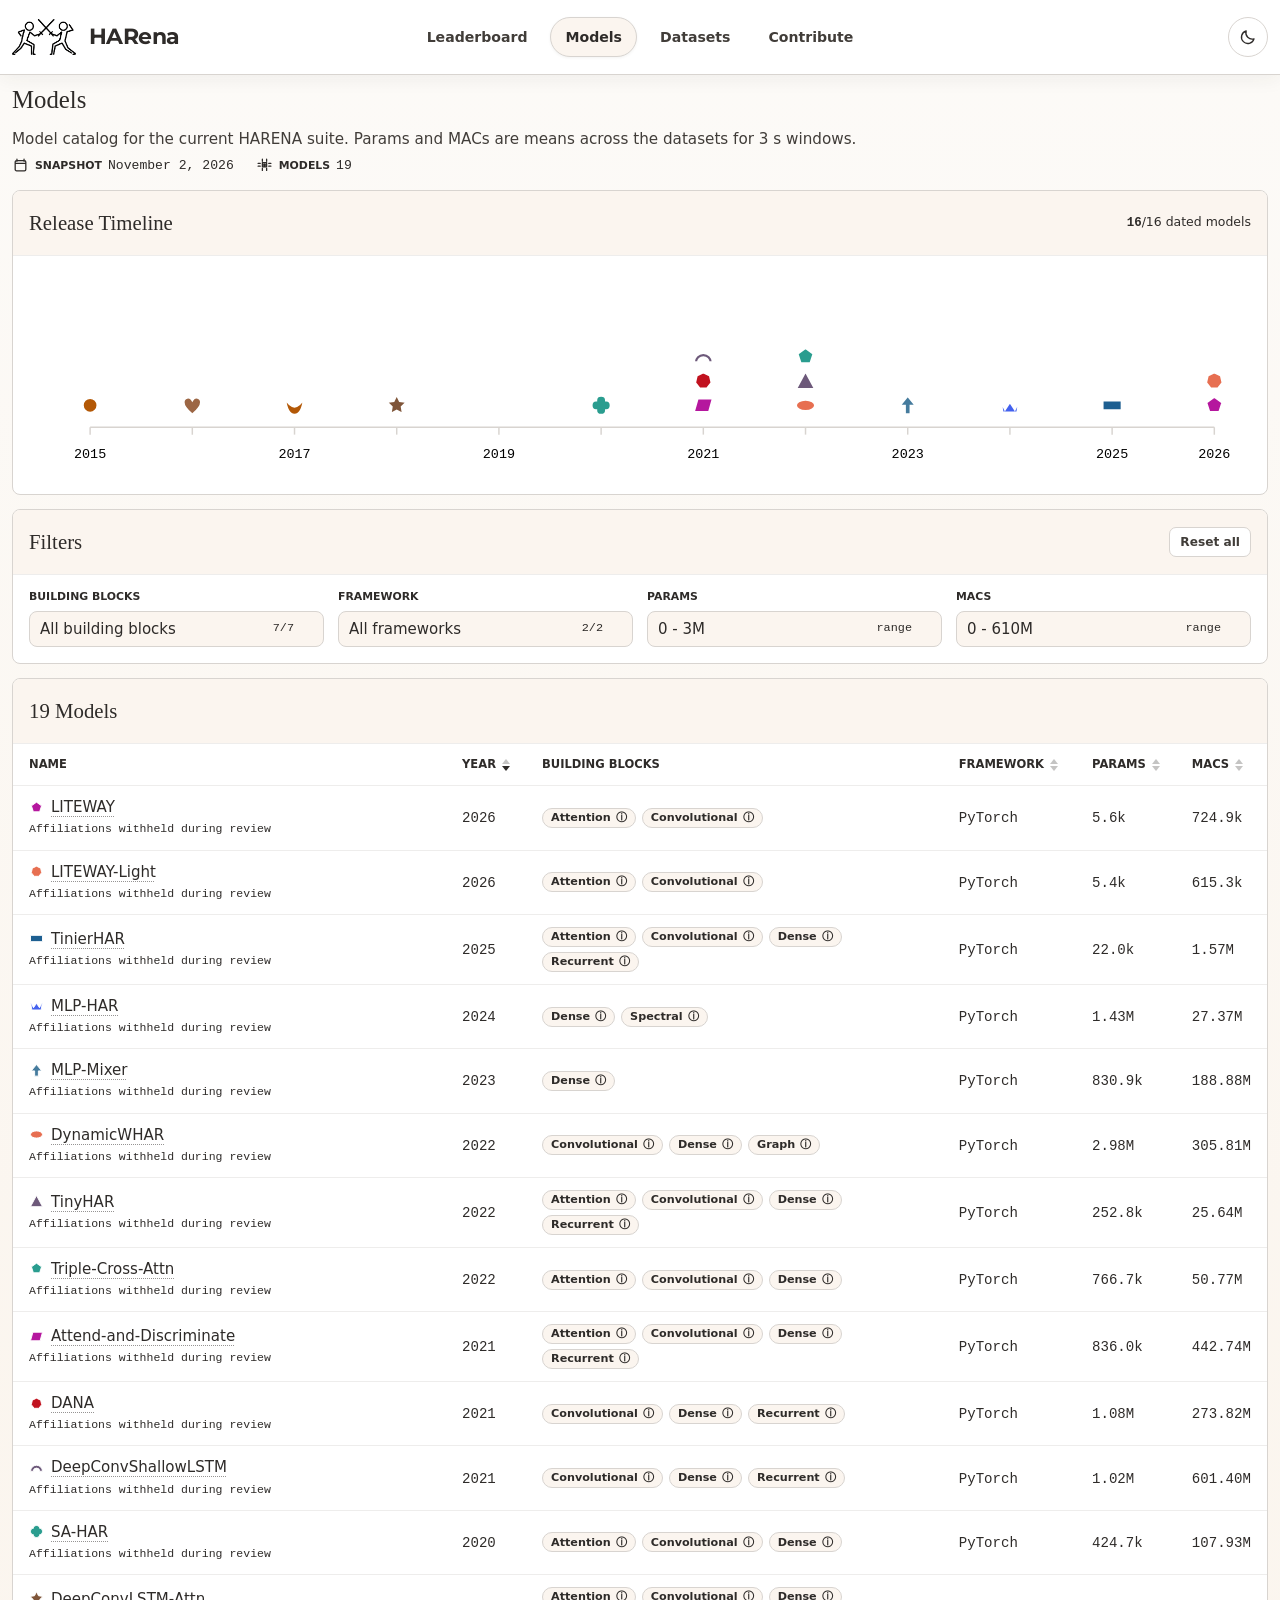
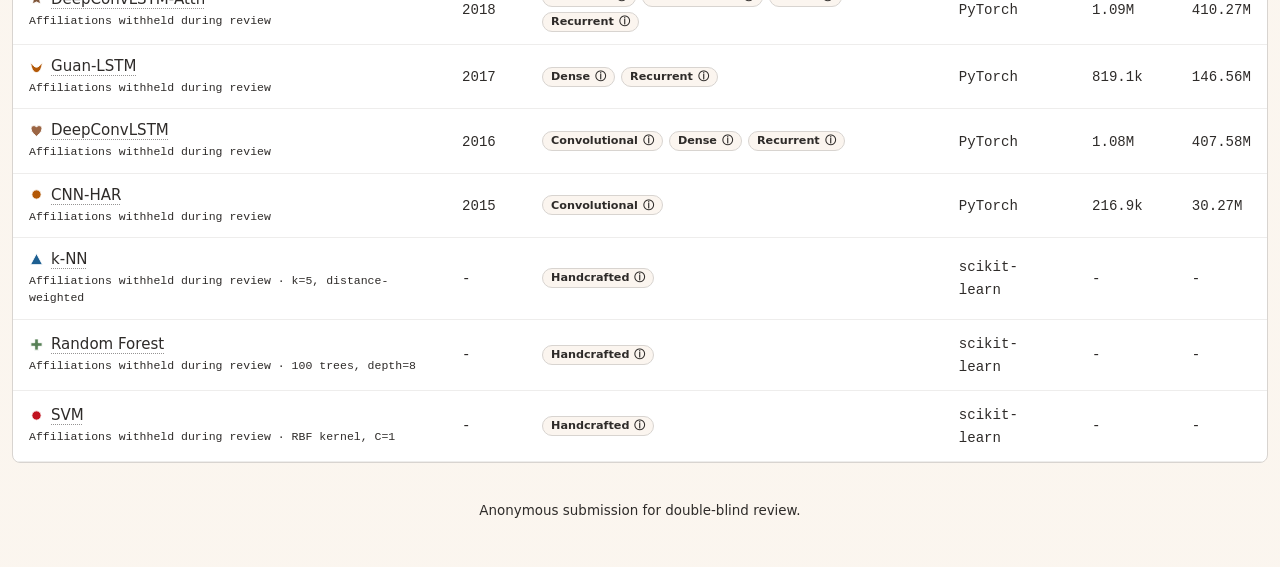
<file: docs/models/index.html>
<!DOCTYPE html><html lang="en"> <head><meta charset="utf-8"><meta name="viewport" content="width=device-width, initial-scale=1"><meta name="description" content="A living benchmark for sensor-based human activity recognition on edge devices."><link rel="icon" type="image/png" sizes="512x512" href="../favicon.png"><link rel="apple-touch-icon" sizes="180x180" href="../apple-touch-icon.png"><link rel="preconnect" href="https://fonts.googleapis.com"><link rel="preconnect" href="https://fonts.gstatic.com" crossorigin><link href="https://fonts.googleapis.com/css2?family=Montserrat:wght@700&display=swap" rel="stylesheet"><title>HARENA | Models</title><script>
      (function () {
        var theme = null;
        try {
          theme = localStorage.getItem("harena-theme");
        } catch (error) {}
        if (theme !== "dark" && theme !== "light") {
          theme = matchMedia("(prefers-color-scheme: dark)").matches ? "dark" : "light";
        }
        document.documentElement.dataset.theme = theme;
      })();
    </script><link rel="stylesheet" href="../_astro/BaseLayout.D563w8aB.css">
<style>.entity-marker[data-astro-cid-njtl7dsr]{display:block;flex:0 0 auto;overflow:visible;stroke:var(--panel);stroke-width:1.25}.timeline-panel[data-astro-cid-vtufdqkg]{min-width:0;margin-bottom:14px;overflow:hidden;border:1px solid var(--line-strong);border-radius:8px;background:var(--panel)}.timeline-header[data-astro-cid-vtufdqkg]{display:flex;min-height:65px;align-items:center;justify-content:space-between;gap:16px;padding:14px 16px;border-bottom:1px solid var(--line);background:var(--panel-soft)}.timeline-header[data-astro-cid-vtufdqkg] h2[data-astro-cid-vtufdqkg],.timeline-header[data-astro-cid-vtufdqkg] p[data-astro-cid-vtufdqkg]{margin:0}.timeline-header[data-astro-cid-vtufdqkg] h2[data-astro-cid-vtufdqkg]{color:var(--ink);font-family:var(--display-serif);font-size:1.3rem;font-weight:500;letter-spacing:0;line-height:1.05}.timeline-header[data-astro-cid-vtufdqkg]>div[data-astro-cid-vtufdqkg] p[data-astro-cid-vtufdqkg],.timeline-count[data-astro-cid-vtufdqkg]{margin-top:3px;color:var(--muted);font-size:.78rem}.timeline-count[data-astro-cid-vtufdqkg]{flex:0 0 auto}.timeline-count[data-astro-cid-vtufdqkg] strong[data-astro-cid-vtufdqkg]{color:var(--ink);font-family:DM Mono,ui-monospace,SFMono-Regular,Menlo,monospace;font-weight:600}.timeline-chart-wrap[data-astro-cid-vtufdqkg]{padding:10px 16px 8px;overflow-x:auto}.timeline-chart[data-astro-cid-vtufdqkg]{display:block;width:100%;min-width:680px;height:auto}.timeline-axis[data-astro-cid-vtufdqkg],.timeline-tick[data-astro-cid-vtufdqkg] line[data-astro-cid-vtufdqkg]{stroke:var(--line-strong);stroke-width:1.2}.timeline-tick[data-astro-cid-vtufdqkg] text[data-astro-cid-vtufdqkg]{fill:var(--muted);font-family:DM Mono,ui-monospace,SFMono-Regular,Menlo,monospace;font-size:11px;text-anchor:middle}.timeline-point[data-astro-cid-vtufdqkg]{cursor:pointer;outline:none;transition:opacity .12s ease}.timeline-point-shape[data-astro-cid-vtufdqkg]{stroke:var(--panel);stroke-width:2;transform-box:fill-box;transform-origin:center;transition:transform .12s ease,stroke-width .12s ease}.timeline-point[data-astro-cid-vtufdqkg]:hover .timeline-point-shape[data-astro-cid-vtufdqkg],.timeline-point[data-astro-cid-vtufdqkg]:focus-visible .timeline-point-shape[data-astro-cid-vtufdqkg]{stroke:var(--ink);stroke-width:2.5;transform:scale(1.22)}.timeline-point[data-astro-cid-vtufdqkg].is-filtered-out{opacity:.16}.timeline-point[data-astro-cid-vtufdqkg].is-filtered-out:hover,.timeline-point[data-astro-cid-vtufdqkg].is-filtered-out:focus-visible{opacity:.55}.timeline-tooltip[data-astro-cid-vtufdqkg]{position:fixed;z-index:120;display:grid;gap:2px;width:max-content;max-width:min(19rem,calc(100vw - 24px));padding:.55rem .65rem;transform:translate(-50%,calc(-100% - .55rem));border:1px solid var(--ink);border-left-width:4px;border-radius:8px;background:var(--ink);color:var(--panel);font-size:.72rem;font-weight:600;line-height:1.2;pointer-events:none;text-align:left}.timeline-tooltip[data-astro-cid-vtufdqkg][hidden]{display:none}.timeline-tooltip[data-astro-cid-vtufdqkg] strong[data-astro-cid-vtufdqkg]{color:var(--panel);font-size:.78rem}.timeline-tooltip[data-astro-cid-vtufdqkg] span[data-astro-cid-vtufdqkg]{color:hsl(var(--panel-strong-hsl) / .78);font-weight:500}@media(max-width:760px){.timeline-header[data-astro-cid-vtufdqkg]{display:grid;align-items:start}}
</style>
<link rel="stylesheet" href="../_astro/models.CBrfNUWV.css"></head> <body> <header class="site-nav"> <nav aria-label="Primary"> <a class="brand" href="../leadboard/"> <img class="brand-icon" src="../whar-arena-icon.png" width="64" height="36" alt="" aria-hidden="true"> <span>HARena</span> </a> <div class="site-tabs" role="tablist" aria-label="HARENA sections" style="display:inline-flex;justify-self:center;gap:8px;padding:0;border:0;background:transparent;box-shadow:none;"> <a class="site-tab" href="../leadboard/" role="tab" aria-selected="false" style="position:relative;display:inline-flex;min-height:40px;align-items:center;justify-content:center;border:1px solid transparent;border-radius:999px;background:transparent;box-shadow:none;padding:0 14px;font-size:0.88rem;font-weight:600;line-height:1;text-decoration:none;color:var(--muted-strong);"> Leaderboard </a><a class="site-tab is-active" href="./" role="tab" aria-selected="true" aria-current="page" style="position:relative;display:inline-flex;min-height:40px;align-items:center;justify-content:center;border:1px solid transparent;border-radius:999px;background:transparent;box-shadow:none;padding:0 14px;font-size:0.88rem;font-weight:600;line-height:1;text-decoration:none;color:var(--ink);"> Models </a><a class="site-tab" href="../datasets/" role="tab" aria-selected="false" style="position:relative;display:inline-flex;min-height:40px;align-items:center;justify-content:center;border:1px solid transparent;border-radius:999px;background:transparent;box-shadow:none;padding:0 14px;font-size:0.88rem;font-weight:600;line-height:1;text-decoration:none;color:var(--muted-strong);"> Datasets </a><a class="site-tab" href="../contribute/" role="tab" aria-selected="false" style="position:relative;display:inline-flex;min-height:40px;align-items:center;justify-content:center;border:1px solid transparent;border-radius:999px;background:transparent;box-shadow:none;padding:0 14px;font-size:0.88rem;font-weight:600;line-height:1;text-decoration:none;color:var(--muted-strong);"> Contribute </a> </div> <div class="nav-actions"> <button class="theme-toggle" type="button" data-theme-toggle aria-label="Switch to dark mode" title="Switch to dark mode"> <svg class="theme-icon-moon" viewBox="0 0 24 24" aria-hidden="true"><path d="M20 14.5A8.5 8.5 0 0 1 9.5 4a8.5 8.5 0 1 0 10.5 10.5Z"></path></svg> <svg class="theme-icon-sun" viewBox="0 0 24 24" aria-hidden="true"><circle cx="12" cy="12" r="4"></circle><path d="M12 2v2M12 20v2M4.9 4.9l1.4 1.4M17.7 17.7l1.4 1.4M2 12h2M20 12h2M4.9 19.1l1.4-1.4M17.7 6.3l1.4-1.4"></path></svg> </button> </div> </nav> </header>  <main class="page-shell" data-astro-cid-4qsg7pld> <section class="page-intro" aria-labelledby="models-heading" data-astro-cid-4qsg7pld> <h1 id="models-heading" data-astro-cid-4qsg7pld>Models</h1> <p data-astro-cid-4qsg7pld>Model catalog for the current HARENA suite. Params and MACs are means across the datasets for 3 s windows.</p> </section> <section class="page-meta" aria-label="Models summary" data-astro-cid-4qsg7pld> <dl class="benchmark-meta" data-astro-cid-4qsg7pld> <div data-astro-cid-4qsg7pld> <span class="meta-icon" aria-hidden="true" data-astro-cid-4qsg7pld> <svg viewBox="0 0 24 24" data-astro-cid-4qsg7pld> <path d="M7 3v3M17 3v3M4.5 9h15M6.5 5h11a2 2 0 0 1 2 2v10.5a2 2 0 0 1-2 2h-11a2 2 0 0 1-2-2V7a2 2 0 0 1 2-2Z" data-astro-cid-4qsg7pld></path> </svg>     </span> <dt data-astro-cid-4qsg7pld>Snapshot</dt> <dd data-astro-cid-4qsg7pld> <time datetime="2026-11-02" data-astro-cid-4qsg7pld>November 2, 2026</time> </dd> </div><div data-astro-cid-4qsg7pld> <span class="meta-icon" aria-hidden="true" data-astro-cid-4qsg7pld>   <svg viewBox="0 0 24 24" data-astro-cid-4qsg7pld> <path d="M9 8h6v6H9zM9 3v3M15 3v3M9 16v3M15 16v3M3 9h3M3 13h3M18 9h3M18 13h3M11 10h2v2h-2z" data-astro-cid-4qsg7pld></path> </svg>   </span> <dt data-astro-cid-4qsg7pld>Models</dt> <dd data-astro-cid-4qsg7pld> 19 </dd> </div> </dl> </section>  <section class="timeline-panel" data-release-timeline aria-labelledby="model-timeline-title" data-astro-cid-vtufdqkg> <div class="timeline-header" data-astro-cid-vtufdqkg> <div data-astro-cid-vtufdqkg> <h2 id="model-timeline-title" data-astro-cid-vtufdqkg>Release Timeline</h2> </div> <p class="timeline-count" aria-live="polite" data-astro-cid-vtufdqkg> <strong data-timeline-visible-count data-astro-cid-vtufdqkg>16</strong>/16 dated models </p> </div> <div class="timeline-chart-wrap" data-astro-cid-vtufdqkg> <svg class="timeline-chart" viewBox="0 0 1000 180" role="img" aria-label="model releases from 2015 to 2026" data-astro-cid-vtufdqkg> <line class="timeline-axis" x1="50" y1="132" x2="970" y2="132" data-astro-cid-vtufdqkg></line> <g class="timeline-tick" data-astro-cid-vtufdqkg> <line x1="50" y1="132" x2="50" y2="138" data-astro-cid-vtufdqkg></line> <text x="50" y="157" data-astro-cid-vtufdqkg>2015</text> </g><g class="timeline-tick" data-astro-cid-vtufdqkg> <line x1="133.63636363636363" y1="132" x2="133.63636363636363" y2="138" data-astro-cid-vtufdqkg></line>  </g><g class="timeline-tick" data-astro-cid-vtufdqkg> <line x1="217.27272727272728" y1="132" x2="217.27272727272728" y2="138" data-astro-cid-vtufdqkg></line> <text x="217.27272727272728" y="157" data-astro-cid-vtufdqkg>2017</text> </g><g class="timeline-tick" data-astro-cid-vtufdqkg> <line x1="300.9090909090909" y1="132" x2="300.9090909090909" y2="138" data-astro-cid-vtufdqkg></line>  </g><g class="timeline-tick" data-astro-cid-vtufdqkg> <line x1="384.54545454545456" y1="132" x2="384.54545454545456" y2="138" data-astro-cid-vtufdqkg></line> <text x="384.54545454545456" y="157" data-astro-cid-vtufdqkg>2019</text> </g><g class="timeline-tick" data-astro-cid-vtufdqkg> <line x1="468.1818181818182" y1="132" x2="468.1818181818182" y2="138" data-astro-cid-vtufdqkg></line>  </g><g class="timeline-tick" data-astro-cid-vtufdqkg> <line x1="551.8181818181818" y1="132" x2="551.8181818181818" y2="138" data-astro-cid-vtufdqkg></line> <text x="551.8181818181818" y="157" data-astro-cid-vtufdqkg>2021</text> </g><g class="timeline-tick" data-astro-cid-vtufdqkg> <line x1="635.4545454545455" y1="132" x2="635.4545454545455" y2="138" data-astro-cid-vtufdqkg></line>  </g><g class="timeline-tick" data-astro-cid-vtufdqkg> <line x1="719.0909090909091" y1="132" x2="719.0909090909091" y2="138" data-astro-cid-vtufdqkg></line> <text x="719.0909090909091" y="157" data-astro-cid-vtufdqkg>2023</text> </g><g class="timeline-tick" data-astro-cid-vtufdqkg> <line x1="802.7272727272727" y1="132" x2="802.7272727272727" y2="138" data-astro-cid-vtufdqkg></line>  </g><g class="timeline-tick" data-astro-cid-vtufdqkg> <line x1="886.3636363636364" y1="132" x2="886.3636363636364" y2="138" data-astro-cid-vtufdqkg></line> <text x="886.3636363636364" y="157" data-astro-cid-vtufdqkg>2025</text> </g><g class="timeline-tick" data-astro-cid-vtufdqkg> <line x1="970" y1="132" x2="970" y2="138" data-astro-cid-vtufdqkg></line> <text x="970" y="157" data-astro-cid-vtufdqkg>2026</text> </g> <g class="timeline-point" transform="translate(50 114)" role="button" tabindex="0" data-timeline-point data-timeline-id="cnn_har" data-timeline-name="CNN-HAR" data-timeline-year="2015" data-timeline-color="#b35806" aria-label="CNN-HAR, released 2015. Open details." data-astro-cid-vtufdqkg> <path class="timeline-point-shape" d="M 0 -6.2 A 6.2 6.2 0 1 1 0 6.2 A 6.2 6.2 0 1 1 0 -6.2 Z" fill="#b35806" fill-rule="evenodd" data-astro-cid-vtufdqkg></path> </g><g class="timeline-point" transform="translate(133.63636363636363 114)" role="button" tabindex="0" data-timeline-point data-timeline-id="deepconv_lstm" data-timeline-name="DeepConvLSTM" data-timeline-year="2016" data-timeline-color="#9c6644" aria-label="DeepConvLSTM, released 2016. Open details." data-astro-cid-vtufdqkg> <path class="timeline-point-shape" d="M 0 7.8 C -1.3 6.4 -7.3 2.6 -7.3 -2.4 C -7.3 -6.7 -2 -8 0 -4.5 C 2 -8 7.3 -6.7 7.3 -2.4 C 7.3 2.6 1.3 6.4 0 7.8 Z" fill="#9c6644" fill-rule="evenodd" data-astro-cid-vtufdqkg></path> </g><g class="timeline-point" transform="translate(217.27272727272728 114)" role="button" tabindex="0" data-timeline-point data-timeline-id="lstms_ensemble" data-timeline-name="Guan-LSTM" data-timeline-year="2017" data-timeline-color="#b35806" aria-label="Guan-LSTM, released 2017. Open details." data-astro-cid-vtufdqkg> <path class="timeline-point-shape" d="M -8 -6 C -7 2.5 -4.5 8 0 8 C 4.5 8 7 2.5 8 -6 C 5 -1.2 2.2 1 0 1 C -2.2 1 -5 -1.2 -8 -6 Z" fill="#b35806" fill-rule="evenodd" data-astro-cid-vtufdqkg></path> </g><g class="timeline-point" transform="translate(300.9090909090909 114)" role="button" tabindex="0" data-timeline-point data-timeline-id="deepconv_lstm_attention" data-timeline-name="DeepConvLSTM-Attn" data-timeline-year="2018" data-timeline-color="#7f5539" aria-label="DeepConvLSTM-Attn, released 2018. Open details." data-astro-cid-vtufdqkg> <path class="timeline-point-shape" d="M 0 -9.03 L 2.66 -3.65 L 8.59 -2.79 L 4.3 1.39 L 5.3 7.3 L 0 4.52 L -5.3 7.3 L -4.3 1.39 L -8.59 -2.79 L -2.66 -3.65 Z" fill="#7f5539" fill-rule="evenodd" data-astro-cid-vtufdqkg></path> </g><g class="timeline-point" transform="translate(468.1818181818182 114)" role="button" tabindex="0" data-timeline-point data-timeline-id="sa_har" data-timeline-name="SA-HAR" data-timeline-year="2020" data-timeline-color="#2a9d8f" aria-label="SA-HAR, released 2020. Open details." data-astro-cid-vtufdqkg> <path class="timeline-point-shape" d="M 0 -8 C 2.7 -8 4.2 -6.3 4.2 -4.2 C 6.3 -4.2 8 -2.7 8 0 C 8 2.7 6.3 4.2 4.2 4.2 C 4.2 6.3 2.7 8 0 8 C -2.7 8 -4.2 6.3 -4.2 4.2 C -6.3 4.2 -8 2.7 -8 0 C -8 -2.7 -6.3 -4.2 -4.2 -4.2 C -4.2 -6.3 -2.7 -8 0 -8 Z" fill="#2a9d8f" fill-rule="evenodd" data-astro-cid-vtufdqkg></path> </g><g class="timeline-point" transform="translate(551.8181818181818 114)" role="button" tabindex="0" data-timeline-point data-timeline-id="attend_discriminate" data-timeline-name="Attend-and-Discriminate" data-timeline-year="2021" data-timeline-color="#b5179e" aria-label="Attend-and-Discriminate, released 2021. Open details." data-astro-cid-vtufdqkg> <path class="timeline-point-shape" d="M -4.8 -5.7 H 8 L 4.8 5.7 H -8 Z" fill="#b5179e" fill-rule="evenodd" data-astro-cid-vtufdqkg></path> </g><g class="timeline-point" transform="translate(551.8181818181818 94)" role="button" tabindex="0" data-timeline-point data-timeline-id="dana" data-timeline-name="DANA" data-timeline-year="2021" data-timeline-color="#c1121f" aria-label="DANA, released 2021. Open details." data-astro-cid-vtufdqkg> <path class="timeline-point-shape" d="M 0 -7.1 L 5.55 -4.43 L 6.92 1.58 L 3.08 6.4 L -3.08 6.4 L -6.92 1.58 L -5.55 -4.43 Z" fill="#c1121f" fill-rule="evenodd" data-astro-cid-vtufdqkg></path> </g><g class="timeline-point" transform="translate(551.8181818181818 74)" role="button" tabindex="0" data-timeline-point data-timeline-id="deepconv_lstm_iswc" data-timeline-name="DeepConvShallowLSTM" data-timeline-year="2021" data-timeline-color="#6d597a" aria-label="DeepConvShallowLSTM, released 2021. Open details." data-astro-cid-vtufdqkg> <path class="timeline-point-shape" d="M -8 5 A 8 8 0 0 1 8 5 H 4.2 A 4.2 4.2 0 0 0 -4.2 5 Z" fill="#6d597a" fill-rule="evenodd" data-astro-cid-vtufdqkg></path> </g><g class="timeline-point" transform="translate(635.4545454545455 114)" role="button" tabindex="0" data-timeline-point data-timeline-id="dynamic_whar" data-timeline-name="DynamicWHAR" data-timeline-year="2022" data-timeline-color="#e76f51" aria-label="DynamicWHAR, released 2022. Open details." data-astro-cid-vtufdqkg> <path class="timeline-point-shape" d="M 0 -4.8 A 8 4.8 0 1 1 0 4.8 A 8 4.8 0 1 1 0 -4.8 Z" fill="#e76f51" fill-rule="evenodd" data-astro-cid-vtufdqkg></path> </g><g class="timeline-point" transform="translate(635.4545454545455 94)" role="button" tabindex="0" data-timeline-point data-timeline-id="tinyhar" data-timeline-name="TinyHAR" data-timeline-year="2022" data-timeline-color="#6d597a" aria-label="TinyHAR, released 2022. Open details." data-astro-cid-vtufdqkg> <path class="timeline-point-shape" d="M 0 -8.04 L 8.04 6.89 L -8.04 6.89 Z" fill="#6d597a" fill-rule="evenodd" data-astro-cid-vtufdqkg></path> </g><g class="timeline-point" transform="translate(635.4545454545455 74)" role="button" tabindex="0" data-timeline-point data-timeline-id="triple_cross_domain_attention" data-timeline-name="Triple-Cross-Attn" data-timeline-year="2022" data-timeline-color="#2a9d8f" aria-label="Triple-Cross-Attn, released 2022. Open details." data-astro-cid-vtufdqkg> <path class="timeline-point-shape" d="M 0 -7.11 L 6.76 -2.19 L 4.17 5.74 L -4.17 5.74 L -6.76 -2.19 Z" fill="#2a9d8f" fill-rule="evenodd" data-astro-cid-vtufdqkg></path> </g><g class="timeline-point" transform="translate(719.0909090909091 114)" role="button" tabindex="0" data-timeline-point data-timeline-id="mlp_mixer" data-timeline-name="MLP-Mixer" data-timeline-year="2023" data-timeline-color="#457b9d" aria-label="MLP-Mixer, released 2023. Open details." data-astro-cid-vtufdqkg> <path class="timeline-point-shape" d="M -2.5 7.5 V 0.5 H -7 L 0 -8 L 7 0.5 H 2.5 V 7.5 Z" fill="#457b9d" fill-rule="evenodd" data-astro-cid-vtufdqkg></path> </g><g class="timeline-point" transform="translate(802.7272727272727 114)" role="button" tabindex="0" data-timeline-point data-timeline-id="mlp_har" data-timeline-name="MLP-HAR" data-timeline-year="2024" data-timeline-color="#4361ee" aria-label="MLP-HAR, released 2024. Open details." data-astro-cid-vtufdqkg> <path class="timeline-point-shape" d="M -8 -5 L -4 3 L 0 -3 L 4 3 L 8 -5 L 6.2 6 H -6.2 Z" fill="#4361ee" fill-rule="evenodd" data-astro-cid-vtufdqkg></path> </g><g class="timeline-point" transform="translate(886.3636363636364 114)" role="button" tabindex="0" data-timeline-point data-timeline-id="tinierhar" data-timeline-name="TinierHAR" data-timeline-year="2025" data-timeline-color="#1d5f91" aria-label="TinierHAR, released 2025. Open details." data-astro-cid-vtufdqkg> <path class="timeline-point-shape" d="M -8 -4.2 H 8 V 4.2 H -8 Z" fill="#1d5f91" fill-rule="evenodd" data-astro-cid-vtufdqkg></path> </g><g class="timeline-point" transform="translate(970 114)" role="button" tabindex="0" data-timeline-point data-timeline-id="liteway" data-timeline-name="LITEWAY" data-timeline-year="2026" data-timeline-color="#b5179e" aria-label="LITEWAY, released 2026. Open details." data-astro-cid-vtufdqkg> <path class="timeline-point-shape" d="M 0 -7.11 L 6.76 -2.19 L 4.17 5.74 L -4.17 5.74 L -6.76 -2.19 Z" fill="#b5179e" fill-rule="evenodd" data-astro-cid-vtufdqkg></path> </g><g class="timeline-point" transform="translate(970 94)" role="button" tabindex="0" data-timeline-point data-timeline-id="liteway_light" data-timeline-name="LITEWAY-Light" data-timeline-year="2026" data-timeline-color="#e76f51" aria-label="LITEWAY-Light, released 2026. Open details." data-astro-cid-vtufdqkg> <path class="timeline-point-shape" d="M 0 -7.1 L 5.55 -4.43 L 6.92 1.58 L 3.08 6.4 L -3.08 6.4 L -6.92 1.58 L -5.55 -4.43 Z" fill="#e76f51" fill-rule="evenodd" data-astro-cid-vtufdqkg></path> </g> </svg> </div> <div class="timeline-tooltip" data-timeline-tooltip role="tooltip" hidden data-astro-cid-vtufdqkg> <strong data-timeline-tooltip-name data-astro-cid-vtufdqkg></strong> <span data-timeline-tooltip-year data-astro-cid-vtufdqkg></span> </div> </section> <script type="module">document.querySelectorAll("[data-release-timeline]").forEach(n=>{if(n.dataset.timelineBound==="true")return;n.dataset.timelineBound="true";const o=n.querySelector("[data-timeline-tooltip]"),l=o?.querySelector("[data-timeline-tooltip-name]"),d=o?.querySelector("[data-timeline-tooltip-year]");if(!o||!l||!d)return;document.body.append(o);const i=(e,t)=>{const a=o.offsetWidth/2,s=Math.min(Math.max(e,a+8),window.innerWidth-a-8);o.style.left=`${s}px`,o.style.top=`${t}px`},r=(e,t,a)=>{l.textContent=e.dataset.timelineName??"",d.textContent=`Released ${e.dataset.timelineYear??"year unknown"}`,o.style.borderLeftColor=e.dataset.timelineColor??"var(--panel)",o.hidden=!1,i(t,a)};n.querySelectorAll("[data-timeline-point]").forEach(e=>{e.addEventListener("mouseenter",t=>{r(e,t.clientX,t.clientY)}),e.addEventListener("mousemove",t=>{i(t.clientX,t.clientY)}),e.addEventListener("mouseleave",()=>{o.hidden=!0}),e.addEventListener("focus",()=>{const t=e.getBoundingClientRect();r(e,t.left+t.width/2,t.top)}),e.addEventListener("blur",()=>{o.hidden=!0})})});</script> <section class="arena-panel filter-panel" data-astro-cid-wmd6b3pc> <div class="panel-header" data-astro-cid-wmd6b3pc> <h2 data-astro-cid-wmd6b3pc>Filters</h2> <button type="button" class="filter-reset-all" data-reset-all-filters data-astro-cid-wmd6b3pc>Reset all</button> </div> <div class="filter-content" data-astro-cid-wmd6b3pc> <div class="model-filter" data-astro-cid-wmd6b3pc> <span class="filter-label" data-astro-cid-wmd6b3pc>Building Blocks</span> <details data-astro-cid-wmd6b3pc> <summary aria-label="Building blocks" data-astro-cid-wmd6b3pc> <span data-filter-summary="architecture" data-astro-cid-wmd6b3pc>All building blocks</span> <span class="filter-count" data-filter-count="architecture" data-astro-cid-wmd6b3pc> 7/7 </span> </summary> <div class="filter-menu" data-astro-cid-wmd6b3pc> <div class="filter-actions component-actions" aria-label="Building block selection actions" data-astro-cid-wmd6b3pc> <button type="button" data-filter-action="all-architecture" data-astro-cid-wmd6b3pc>All</button> <button type="button" data-filter-action="none-architecture" data-astro-cid-wmd6b3pc>None</button> <label class="component-match-toggle" data-astro-cid-wmd6b3pc> <input type="checkbox" data-component-match-exact data-astro-cid-wmd6b3pc> <span data-astro-cid-wmd6b3pc>Exact combination</span> </label> </div> <div class="filter-options" data-astro-cid-wmd6b3pc> <div class="filter-option" data-filter-option="architecture" data-astro-cid-wmd6b3pc> <input id="model-architecture-filter-attn" type="checkbox" value="attn" data-filter-kind="architecture" checked data-astro-cid-wmd6b3pc> <label class="filter-check" for="model-architecture-filter-attn" aria-label="Toggle Attention" data-astro-cid-wmd6b3pc></label> <label class="filter-name-toggle" for="model-architecture-filter-attn" data-astro-cid-wmd6b3pc> <span class="pill" data-astro-cid-wmd6b3pc> Attention <span class="pill-info" tabindex="0" title="Uses learned, input-dependent weights to emphasize relevant timesteps, sensor channels, or features; includes transformer-style attention." data-tip="Uses learned, input-dependent weights to emphasize relevant timesteps, sensor channels, or features; includes transformer-style attention." aria-label="Definition: Uses learned, input-dependent weights to emphasize relevant timesteps, sensor channels, or features; includes transformer-style attention." data-astro-cid-wmd6b3pc>
ⓘ
</span> </span> </label> </div><div class="filter-option" data-filter-option="architecture" data-astro-cid-wmd6b3pc> <input id="model-architecture-filter-cnn" type="checkbox" value="cnn" data-filter-kind="architecture" checked data-astro-cid-wmd6b3pc> <label class="filter-check" for="model-architecture-filter-cnn" aria-label="Toggle Convolutional" data-astro-cid-wmd6b3pc></label> <label class="filter-name-toggle" for="model-architecture-filter-cnn" data-astro-cid-wmd6b3pc> <span class="pill" data-astro-cid-wmd6b3pc> Convolutional <span class="pill-info" tabindex="0" title="Uses learned convolutional filters over time or sensor channels to detect local activity patterns." data-tip="Uses learned convolutional filters over time or sensor channels to detect local activity patterns." aria-label="Definition: Uses learned convolutional filters over time or sensor channels to detect local activity patterns." data-astro-cid-wmd6b3pc>
ⓘ
</span> </span> </label> </div><div class="filter-option" data-filter-option="architecture" data-astro-cid-wmd6b3pc> <input id="model-architecture-filter-dense" type="checkbox" value="dense" data-filter-kind="architecture" checked data-astro-cid-wmd6b3pc> <label class="filter-check" for="model-architecture-filter-dense" aria-label="Toggle Dense" data-astro-cid-wmd6b3pc></label> <label class="filter-name-toggle" for="model-architecture-filter-dense" data-astro-cid-wmd6b3pc> <span class="pill" data-astro-cid-wmd6b3pc> Dense <span class="pill-info" tabindex="0" title="Uses fully connected layers in which each output combines all inputs, commonly for feature mixing or classification." data-tip="Uses fully connected layers in which each output combines all inputs, commonly for feature mixing or classification." aria-label="Definition: Uses fully connected layers in which each output combines all inputs, commonly for feature mixing or classification." data-astro-cid-wmd6b3pc>
ⓘ
</span> </span> </label> </div><div class="filter-option" data-filter-option="architecture" data-astro-cid-wmd6b3pc> <input id="model-architecture-filter-graph" type="checkbox" value="graph" data-filter-kind="architecture" checked data-astro-cid-wmd6b3pc> <label class="filter-check" for="model-architecture-filter-graph" aria-label="Toggle Graph" data-astro-cid-wmd6b3pc></label> <label class="filter-name-toggle" for="model-architecture-filter-graph" data-astro-cid-wmd6b3pc> <span class="pill" data-astro-cid-wmd6b3pc> Graph <span class="pill-info" tabindex="0" title="Represents sensors, channels, or body parts as connected nodes and learns from their relationships." data-tip="Represents sensors, channels, or body parts as connected nodes and learns from their relationships." aria-label="Definition: Represents sensors, channels, or body parts as connected nodes and learns from their relationships." data-astro-cid-wmd6b3pc>
ⓘ
</span> </span> </label> </div><div class="filter-option" data-filter-option="architecture" data-astro-cid-wmd6b3pc> <input id="model-architecture-filter-fe" type="checkbox" value="fe" data-filter-kind="architecture" checked data-astro-cid-wmd6b3pc> <label class="filter-check" for="model-architecture-filter-fe" aria-label="Toggle Handcrafted" data-astro-cid-wmd6b3pc></label> <label class="filter-name-toggle" for="model-architecture-filter-fe" data-astro-cid-wmd6b3pc> <span class="pill" data-astro-cid-wmd6b3pc> Handcrafted <span class="pill-info" tabindex="0" title="Uses manually designed statistical, temporal, or frequency features before classification instead of learning every representation end to end." data-tip="Uses manually designed statistical, temporal, or frequency features before classification instead of learning every representation end to end." aria-label="Definition: Uses manually designed statistical, temporal, or frequency features before classification instead of learning every representation end to end." data-astro-cid-wmd6b3pc>
ⓘ
</span> </span> </label> </div><div class="filter-option" data-filter-option="architecture" data-astro-cid-wmd6b3pc> <input id="model-architecture-filter-rnn" type="checkbox" value="rnn" data-filter-kind="architecture" checked data-astro-cid-wmd6b3pc> <label class="filter-check" for="model-architecture-filter-rnn" aria-label="Toggle Recurrent" data-astro-cid-wmd6b3pc></label> <label class="filter-name-toggle" for="model-architecture-filter-rnn" data-astro-cid-wmd6b3pc> <span class="pill" data-astro-cid-wmd6b3pc> Recurrent <span class="pill-info" tabindex="0" title="Uses sequence layers such as LSTMs or GRUs that carry hidden state across timesteps to model temporal dependencies." data-tip="Uses sequence layers such as LSTMs or GRUs that carry hidden state across timesteps to model temporal dependencies." aria-label="Definition: Uses sequence layers such as LSTMs or GRUs that carry hidden state across timesteps to model temporal dependencies." data-astro-cid-wmd6b3pc>
ⓘ
</span> </span> </label> </div><div class="filter-option" data-filter-option="architecture" data-astro-cid-wmd6b3pc> <input id="model-architecture-filter-spec" type="checkbox" value="spec" data-filter-kind="architecture" checked data-astro-cid-wmd6b3pc> <label class="filter-check" for="model-architecture-filter-spec" aria-label="Toggle Spectral" data-astro-cid-wmd6b3pc></label> <label class="filter-name-toggle" for="model-architecture-filter-spec" data-astro-cid-wmd6b3pc> <span class="pill" data-astro-cid-wmd6b3pc> Spectral <span class="pill-info" tabindex="0" title="Transforms signals into frequency-domain representations or otherwise processes spectral features before classification." data-tip="Transforms signals into frequency-domain representations or otherwise processes spectral features before classification." aria-label="Definition: Transforms signals into frequency-domain representations or otherwise processes spectral features before classification." data-astro-cid-wmd6b3pc>
ⓘ
</span> </span> </label> </div> </div> </div> </details> </div> <div class="model-filter" data-astro-cid-wmd6b3pc> <span class="filter-label" data-astro-cid-wmd6b3pc>Framework</span> <details data-astro-cid-wmd6b3pc> <summary aria-label="Framework" data-astro-cid-wmd6b3pc> <span data-filter-summary="framework" data-astro-cid-wmd6b3pc>All frameworks</span> <span class="filter-count" data-filter-count="framework" data-astro-cid-wmd6b3pc> 2/2 </span> </summary> <div class="filter-menu" data-astro-cid-wmd6b3pc> <div class="filter-actions" aria-label="Framework selection actions" data-astro-cid-wmd6b3pc> <button type="button" data-filter-action="all-framework" data-astro-cid-wmd6b3pc>All</button> <button type="button" data-filter-action="none-framework" data-astro-cid-wmd6b3pc>None</button> </div> <div class="filter-options" data-astro-cid-wmd6b3pc> <div class="filter-option" data-filter-option="framework" data-astro-cid-wmd6b3pc> <input id="model-framework-filter-torch" type="checkbox" value="torch" data-filter-kind="framework" checked data-astro-cid-wmd6b3pc> <label class="filter-check" for="model-framework-filter-torch" aria-label="Toggle PyTorch" data-astro-cid-wmd6b3pc></label> <label class="filter-name-toggle" for="model-framework-filter-torch" data-astro-cid-wmd6b3pc> PyTorch </label> </div><div class="filter-option" data-filter-option="framework" data-astro-cid-wmd6b3pc> <input id="model-framework-filter-sklearn" type="checkbox" value="sklearn" data-filter-kind="framework" checked data-astro-cid-wmd6b3pc> <label class="filter-check" for="model-framework-filter-sklearn" aria-label="Toggle scikit-learn" data-astro-cid-wmd6b3pc></label> <label class="filter-name-toggle" for="model-framework-filter-sklearn" data-astro-cid-wmd6b3pc> scikit-learn </label> </div> </div> </div> </details> </div> <div class="model-filter range-model-filter" data-astro-cid-wmd6b3pc> <span class="filter-label" data-astro-cid-wmd6b3pc>Params</span> <details data-astro-cid-wmd6b3pc> <summary aria-label="Params" data-astro-cid-wmd6b3pc> <span data-range-summary="params" data-astro-cid-wmd6b3pc>0 - 3M</span> <span class="filter-count" data-range-count="params" data-astro-cid-wmd6b3pc>range</span> </summary> <div class="filter-menu range-menu" data-astro-cid-wmd6b3pc> <div class="range-values" aria-live="polite" data-astro-cid-wmd6b3pc> <span data-astro-cid-wmd6b3pc>Min <strong data-range-value="params-min" data-astro-cid-wmd6b3pc>0</strong></span> <span data-astro-cid-wmd6b3pc>Max <strong data-range-value="params-max" data-astro-cid-wmd6b3pc>3M</strong></span> </div> <div class="dual-range" data-range-track="params" data-astro-cid-wmd6b3pc> <input id="model-params-min" type="range" min="0" max="3000000" step="1000" value="0" aria-label="Minimum parameters" data-range-kind="params" data-range-bound="min" data-range-default="0" data-astro-cid-wmd6b3pc> <input id="model-params-max" type="range" min="0" max="3000000" step="1000" value="3000000" aria-label="Maximum parameters" data-range-kind="params" data-range-bound="max" data-range-default="3000000" data-astro-cid-wmd6b3pc> </div> <button type="button" class="range-reset" data-range-reset="params" data-astro-cid-wmd6b3pc>Reset</button> </div> </details> </div> <div class="model-filter range-model-filter" data-astro-cid-wmd6b3pc> <span class="filter-label" data-astro-cid-wmd6b3pc>MACs</span> <details data-astro-cid-wmd6b3pc> <summary aria-label="MACs" data-astro-cid-wmd6b3pc> <span data-range-summary="macs" data-astro-cid-wmd6b3pc>0 - 610M</span> <span class="filter-count" data-range-count="macs" data-astro-cid-wmd6b3pc>range</span> </summary> <div class="filter-menu range-menu" data-astro-cid-wmd6b3pc> <div class="range-values" aria-live="polite" data-astro-cid-wmd6b3pc> <span data-astro-cid-wmd6b3pc>Min <strong data-range-value="macs-min" data-astro-cid-wmd6b3pc>0</strong></span> <span data-astro-cid-wmd6b3pc>Max <strong data-range-value="macs-max" data-astro-cid-wmd6b3pc>610M</strong></span> </div> <div class="dual-range" data-range-track="macs" data-astro-cid-wmd6b3pc> <input id="model-macs-min" type="range" min="0" max="610000000" step="100000" value="0" aria-label="Minimum MACs" data-range-kind="macs" data-range-bound="min" data-range-default="0" data-astro-cid-wmd6b3pc> <input id="model-macs-max" type="range" min="0" max="610000000" step="100000" value="610000000" aria-label="Maximum MACs" data-range-kind="macs" data-range-bound="max" data-range-default="610000000" data-astro-cid-wmd6b3pc> </div> <button type="button" class="range-reset" data-range-reset="macs" data-astro-cid-wmd6b3pc>Reset</button> </div> </details> </div> </div> </section> <section class="arena-panel" data-astro-cid-wmd6b3pc> <div class="panel-header" data-astro-cid-wmd6b3pc> <h2 data-astro-cid-wmd6b3pc><span data-visible-model-count data-astro-cid-wmd6b3pc>19</span> Models</h2> </div> <div class="table-wrap" data-astro-cid-wmd6b3pc> <table class="catalog-table" data-astro-cid-wmd6b3pc> <thead data-astro-cid-wmd6b3pc> <tr data-astro-cid-wmd6b3pc> <th data-astro-cid-wmd6b3pc>Name</th> <th aria-sort="descending" data-astro-cid-wmd6b3pc> <button class="sort-button is-active" type="button" data-sort-key="year" data-sort-type="number" data-sort-default="desc" data-sort-direction="desc" data-astro-cid-wmd6b3pc>
Year
<span class="sort-arrows" aria-hidden="true" data-astro-cid-wmd6b3pc> <span class="sort-arrow-up" data-astro-cid-wmd6b3pc></span> <span class="sort-arrow-down" data-astro-cid-wmd6b3pc></span> </span> </button> </th> <th data-astro-cid-wmd6b3pc>Building Blocks</th> <th aria-sort="none" data-astro-cid-wmd6b3pc> <button class="sort-button" type="button" data-sort-key="framework" data-sort-type="string" data-sort-default="asc" data-astro-cid-wmd6b3pc>
Framework
<span class="sort-arrows" aria-hidden="true" data-astro-cid-wmd6b3pc> <span class="sort-arrow-up" data-astro-cid-wmd6b3pc></span> <span class="sort-arrow-down" data-astro-cid-wmd6b3pc></span> </span> </button> </th> <th aria-sort="none" data-astro-cid-wmd6b3pc> <button class="sort-button" type="button" data-sort-key="params" data-sort-type="number" data-sort-default="asc" data-astro-cid-wmd6b3pc>
Params
<span class="sort-arrows" aria-hidden="true" data-astro-cid-wmd6b3pc> <span class="sort-arrow-up" data-astro-cid-wmd6b3pc></span> <span class="sort-arrow-down" data-astro-cid-wmd6b3pc></span> </span> </button> </th> <th aria-sort="none" data-astro-cid-wmd6b3pc> <button class="sort-button" type="button" data-sort-key="macs" data-sort-type="number" data-sort-default="asc" data-astro-cid-wmd6b3pc>
MACs
<span class="sort-arrows" aria-hidden="true" data-astro-cid-wmd6b3pc> <span class="sort-arrow-up" data-astro-cid-wmd6b3pc></span> <span class="sort-arrow-down" data-astro-cid-wmd6b3pc></span> </span> </button> </th> </tr> </thead> <tbody data-model-table-body data-astro-cid-wmd6b3pc> <tr data-model-row data-model-id="liteway" data-model-name="LITEWAY" data-model-paper-title="LITEWAY: LIghtweight HAR via Temporal Efficient highWAY" data-model-paper-url="https://arxiv.org/pdf/2608.09421" data-model-year="2026" data-model-params="5.6k" data-model-macs="724.9k" data-model-authors="[]" data-architecture-parts="attn cnn" data-framework="torch" data-params-value="5600" data-macs-value="724900" data-sort-index="0" data-sort-year="2026" data-sort-framework="PyTorch" data-sort-params="5600" data-sort-macs="724900" tabindex="0" aria-label="Open model details: LITEWAY" data-astro-cid-wmd6b3pc> <td class="name-cell" data-astro-cid-wmd6b3pc> <span class="name-title" data-astro-cid-wmd6b3pc> <svg class="entity-marker" width="15" height="15" viewBox="-10 -10 20 20" aria-hidden="true" focusable="false" data-astro-cid-njtl7dsr> <path d="M 0 -7.11 L 6.76 -2.19 L 4.17 5.74 L -4.17 5.74 L -6.76 -2.19 Z" fill="#b5179e" fill-rule="evenodd" data-astro-cid-njtl7dsr></path> </svg> <strong data-astro-cid-wmd6b3pc>LITEWAY</strong> </span> <span class="name-meta" data-astro-cid-wmd6b3pc>Affiliations withheld during review</span> </td> <td data-astro-cid-wmd6b3pc> <strong class="metric" data-astro-cid-wmd6b3pc>2026</strong> </td> <td data-astro-cid-wmd6b3pc> <div class="pill-list" aria-label="Building blocks: Attention Convolutional" data-astro-cid-wmd6b3pc> <span class="pill" data-astro-cid-wmd6b3pc> Attention <span class="pill-info" tabindex="0" title="Uses learned, input-dependent weights to emphasize relevant timesteps, sensor channels, or features; includes transformer-style attention." data-tip="Uses learned, input-dependent weights to emphasize relevant timesteps, sensor channels, or features; includes transformer-style attention." aria-label="Definition: Uses learned, input-dependent weights to emphasize relevant timesteps, sensor channels, or features; includes transformer-style attention." data-astro-cid-wmd6b3pc>
ⓘ
</span> </span><span class="pill" data-astro-cid-wmd6b3pc> Convolutional <span class="pill-info" tabindex="0" title="Uses learned convolutional filters over time or sensor channels to detect local activity patterns." data-tip="Uses learned convolutional filters over time or sensor channels to detect local activity patterns." aria-label="Definition: Uses learned convolutional filters over time or sensor channels to detect local activity patterns." data-astro-cid-wmd6b3pc>
ⓘ
</span> </span> </div> </td> <td data-astro-cid-wmd6b3pc> <span class="mono" data-astro-cid-wmd6b3pc>PyTorch</span> </td> <td data-astro-cid-wmd6b3pc> <strong class="metric" data-astro-cid-wmd6b3pc>5.6k</strong> </td> <td data-astro-cid-wmd6b3pc> <strong class="metric" data-astro-cid-wmd6b3pc>724.9k</strong> </td> </tr><tr data-model-row data-model-id="liteway_light" data-model-name="LITEWAY-Light" data-model-paper-title="LITEWAY: LIghtweight HAR via Temporal Efficient highWAY" data-model-paper-url="https://arxiv.org/pdf/2608.09421" data-model-year="2026" data-model-params="5.4k" data-model-macs="615.3k" data-model-authors="[]" data-architecture-parts="attn cnn" data-framework="torch" data-params-value="5400" data-macs-value="615300" data-sort-index="1" data-sort-year="2026" data-sort-framework="PyTorch" data-sort-params="5400" data-sort-macs="615300" tabindex="0" aria-label="Open model details: LITEWAY-Light" data-astro-cid-wmd6b3pc> <td class="name-cell" data-astro-cid-wmd6b3pc> <span class="name-title" data-astro-cid-wmd6b3pc> <svg class="entity-marker" width="15" height="15" viewBox="-10 -10 20 20" aria-hidden="true" focusable="false" data-astro-cid-njtl7dsr> <path d="M 0 -7.1 L 5.55 -4.43 L 6.92 1.58 L 3.08 6.4 L -3.08 6.4 L -6.92 1.58 L -5.55 -4.43 Z" fill="#e76f51" fill-rule="evenodd" data-astro-cid-njtl7dsr></path> </svg> <strong data-astro-cid-wmd6b3pc>LITEWAY-Light</strong> </span> <span class="name-meta" data-astro-cid-wmd6b3pc>Affiliations withheld during review</span> </td> <td data-astro-cid-wmd6b3pc> <strong class="metric" data-astro-cid-wmd6b3pc>2026</strong> </td> <td data-astro-cid-wmd6b3pc> <div class="pill-list" aria-label="Building blocks: Attention Convolutional" data-astro-cid-wmd6b3pc> <span class="pill" data-astro-cid-wmd6b3pc> Attention <span class="pill-info" tabindex="0" title="Uses learned, input-dependent weights to emphasize relevant timesteps, sensor channels, or features; includes transformer-style attention." data-tip="Uses learned, input-dependent weights to emphasize relevant timesteps, sensor channels, or features; includes transformer-style attention." aria-label="Definition: Uses learned, input-dependent weights to emphasize relevant timesteps, sensor channels, or features; includes transformer-style attention." data-astro-cid-wmd6b3pc>
ⓘ
</span> </span><span class="pill" data-astro-cid-wmd6b3pc> Convolutional <span class="pill-info" tabindex="0" title="Uses learned convolutional filters over time or sensor channels to detect local activity patterns." data-tip="Uses learned convolutional filters over time or sensor channels to detect local activity patterns." aria-label="Definition: Uses learned convolutional filters over time or sensor channels to detect local activity patterns." data-astro-cid-wmd6b3pc>
ⓘ
</span> </span> </div> </td> <td data-astro-cid-wmd6b3pc> <span class="mono" data-astro-cid-wmd6b3pc>PyTorch</span> </td> <td data-astro-cid-wmd6b3pc> <strong class="metric" data-astro-cid-wmd6b3pc>5.4k</strong> </td> <td data-astro-cid-wmd6b3pc> <strong class="metric" data-astro-cid-wmd6b3pc>615.3k</strong> </td> </tr><tr data-model-row data-model-id="tinierhar" data-model-name="TinierHAR" data-model-paper-title="TinierHAR: Towards Ultra-Lightweight Deep Learning Models for Efficient Human Activity Recognition on Edge Devices" data-model-paper-url="https://arxiv.org/pdf/2507.07949" data-model-year="2025" data-model-params="22.0k" data-model-macs="1.57M" data-model-authors="[]" data-architecture-parts="attn cnn dense rnn" data-framework="torch" data-params-value="22000" data-macs-value="1570000" data-sort-index="2" data-sort-year="2025" data-sort-framework="PyTorch" data-sort-params="22000" data-sort-macs="1570000" tabindex="0" aria-label="Open model details: TinierHAR" data-astro-cid-wmd6b3pc> <td class="name-cell" data-astro-cid-wmd6b3pc> <span class="name-title" data-astro-cid-wmd6b3pc> <svg class="entity-marker" width="15" height="15" viewBox="-10 -10 20 20" aria-hidden="true" focusable="false" data-astro-cid-njtl7dsr> <path d="M -8 -4.2 H 8 V 4.2 H -8 Z" fill="#1d5f91" fill-rule="evenodd" data-astro-cid-njtl7dsr></path> </svg> <strong data-astro-cid-wmd6b3pc>TinierHAR</strong> </span> <span class="name-meta" data-astro-cid-wmd6b3pc>Affiliations withheld during review</span> </td> <td data-astro-cid-wmd6b3pc> <strong class="metric" data-astro-cid-wmd6b3pc>2025</strong> </td> <td data-astro-cid-wmd6b3pc> <div class="pill-list" aria-label="Building blocks: Attention Convolutional Dense Recurrent" data-astro-cid-wmd6b3pc> <span class="pill" data-astro-cid-wmd6b3pc> Attention <span class="pill-info" tabindex="0" title="Uses learned, input-dependent weights to emphasize relevant timesteps, sensor channels, or features; includes transformer-style attention." data-tip="Uses learned, input-dependent weights to emphasize relevant timesteps, sensor channels, or features; includes transformer-style attention." aria-label="Definition: Uses learned, input-dependent weights to emphasize relevant timesteps, sensor channels, or features; includes transformer-style attention." data-astro-cid-wmd6b3pc>
ⓘ
</span> </span><span class="pill" data-astro-cid-wmd6b3pc> Convolutional <span class="pill-info" tabindex="0" title="Uses learned convolutional filters over time or sensor channels to detect local activity patterns." data-tip="Uses learned convolutional filters over time or sensor channels to detect local activity patterns." aria-label="Definition: Uses learned convolutional filters over time or sensor channels to detect local activity patterns." data-astro-cid-wmd6b3pc>
ⓘ
</span> </span><span class="pill" data-astro-cid-wmd6b3pc> Dense <span class="pill-info" tabindex="0" title="Uses fully connected layers in which each output combines all inputs, commonly for feature mixing or classification." data-tip="Uses fully connected layers in which each output combines all inputs, commonly for feature mixing or classification." aria-label="Definition: Uses fully connected layers in which each output combines all inputs, commonly for feature mixing or classification." data-astro-cid-wmd6b3pc>
ⓘ
</span> </span><span class="pill" data-astro-cid-wmd6b3pc> Recurrent <span class="pill-info" tabindex="0" title="Uses sequence layers such as LSTMs or GRUs that carry hidden state across timesteps to model temporal dependencies." data-tip="Uses sequence layers such as LSTMs or GRUs that carry hidden state across timesteps to model temporal dependencies." aria-label="Definition: Uses sequence layers such as LSTMs or GRUs that carry hidden state across timesteps to model temporal dependencies." data-astro-cid-wmd6b3pc>
ⓘ
</span> </span> </div> </td> <td data-astro-cid-wmd6b3pc> <span class="mono" data-astro-cid-wmd6b3pc>PyTorch</span> </td> <td data-astro-cid-wmd6b3pc> <strong class="metric" data-astro-cid-wmd6b3pc>22.0k</strong> </td> <td data-astro-cid-wmd6b3pc> <strong class="metric" data-astro-cid-wmd6b3pc>1.57M</strong> </td> </tr><tr data-model-row data-model-id="mlp_har" data-model-name="MLP-HAR" data-model-paper-title="MLP-HAR: Boosting Performance and Efficiency of HAR Models on Edge Devices with Purely Fully Connected Layers" data-model-paper-url="https://dl.acm.org/doi/pdf/10.1145/3675095.3676624" data-model-year="2024" data-model-params="1.43M" data-model-macs="27.37M" data-model-authors="[]" data-architecture-parts="dense spec" data-framework="torch" data-params-value="1430000" data-macs-value="27370000" data-sort-index="3" data-sort-year="2024" data-sort-framework="PyTorch" data-sort-params="1430000" data-sort-macs="27370000" tabindex="0" aria-label="Open model details: MLP-HAR" data-astro-cid-wmd6b3pc> <td class="name-cell" data-astro-cid-wmd6b3pc> <span class="name-title" data-astro-cid-wmd6b3pc> <svg class="entity-marker" width="15" height="15" viewBox="-10 -10 20 20" aria-hidden="true" focusable="false" data-astro-cid-njtl7dsr> <path d="M -8 -5 L -4 3 L 0 -3 L 4 3 L 8 -5 L 6.2 6 H -6.2 Z" fill="#4361ee" fill-rule="evenodd" data-astro-cid-njtl7dsr></path> </svg> <strong data-astro-cid-wmd6b3pc>MLP-HAR</strong> </span> <span class="name-meta" data-astro-cid-wmd6b3pc>Affiliations withheld during review</span> </td> <td data-astro-cid-wmd6b3pc> <strong class="metric" data-astro-cid-wmd6b3pc>2024</strong> </td> <td data-astro-cid-wmd6b3pc> <div class="pill-list" aria-label="Building blocks: Dense Spectral" data-astro-cid-wmd6b3pc> <span class="pill" data-astro-cid-wmd6b3pc> Dense <span class="pill-info" tabindex="0" title="Uses fully connected layers in which each output combines all inputs, commonly for feature mixing or classification." data-tip="Uses fully connected layers in which each output combines all inputs, commonly for feature mixing or classification." aria-label="Definition: Uses fully connected layers in which each output combines all inputs, commonly for feature mixing or classification." data-astro-cid-wmd6b3pc>
ⓘ
</span> </span><span class="pill" data-astro-cid-wmd6b3pc> Spectral <span class="pill-info" tabindex="0" title="Transforms signals into frequency-domain representations or otherwise processes spectral features before classification." data-tip="Transforms signals into frequency-domain representations or otherwise processes spectral features before classification." aria-label="Definition: Transforms signals into frequency-domain representations or otherwise processes spectral features before classification." data-astro-cid-wmd6b3pc>
ⓘ
</span> </span> </div> </td> <td data-astro-cid-wmd6b3pc> <span class="mono" data-astro-cid-wmd6b3pc>PyTorch</span> </td> <td data-astro-cid-wmd6b3pc> <strong class="metric" data-astro-cid-wmd6b3pc>1.43M</strong> </td> <td data-astro-cid-wmd6b3pc> <strong class="metric" data-astro-cid-wmd6b3pc>27.37M</strong> </td> </tr><tr data-model-row data-model-id="mlp_mixer" data-model-name="MLP-Mixer" data-model-paper-title="MLPs Are All You Need for Human Activity Recognition" data-model-paper-url="https://www.mdpi.com/2076-3417/13/20/11154/pdf" data-model-year="2023" data-model-params="830.9k" data-model-macs="188.88M" data-model-authors="[]" data-architecture-parts="dense" data-framework="torch" data-params-value="830900" data-macs-value="188880000" data-sort-index="4" data-sort-year="2023" data-sort-framework="PyTorch" data-sort-params="830900" data-sort-macs="188880000" tabindex="0" aria-label="Open model details: MLP-Mixer" data-astro-cid-wmd6b3pc> <td class="name-cell" data-astro-cid-wmd6b3pc> <span class="name-title" data-astro-cid-wmd6b3pc> <svg class="entity-marker" width="15" height="15" viewBox="-10 -10 20 20" aria-hidden="true" focusable="false" data-astro-cid-njtl7dsr> <path d="M -2.5 7.5 V 0.5 H -7 L 0 -8 L 7 0.5 H 2.5 V 7.5 Z" fill="#457b9d" fill-rule="evenodd" data-astro-cid-njtl7dsr></path> </svg> <strong data-astro-cid-wmd6b3pc>MLP-Mixer</strong> </span> <span class="name-meta" data-astro-cid-wmd6b3pc>Affiliations withheld during review</span> </td> <td data-astro-cid-wmd6b3pc> <strong class="metric" data-astro-cid-wmd6b3pc>2023</strong> </td> <td data-astro-cid-wmd6b3pc> <div class="pill-list" aria-label="Building blocks: Dense" data-astro-cid-wmd6b3pc> <span class="pill" data-astro-cid-wmd6b3pc> Dense <span class="pill-info" tabindex="0" title="Uses fully connected layers in which each output combines all inputs, commonly for feature mixing or classification." data-tip="Uses fully connected layers in which each output combines all inputs, commonly for feature mixing or classification." aria-label="Definition: Uses fully connected layers in which each output combines all inputs, commonly for feature mixing or classification." data-astro-cid-wmd6b3pc>
ⓘ
</span> </span> </div> </td> <td data-astro-cid-wmd6b3pc> <span class="mono" data-astro-cid-wmd6b3pc>PyTorch</span> </td> <td data-astro-cid-wmd6b3pc> <strong class="metric" data-astro-cid-wmd6b3pc>830.9k</strong> </td> <td data-astro-cid-wmd6b3pc> <strong class="metric" data-astro-cid-wmd6b3pc>188.88M</strong> </td> </tr><tr data-model-row data-model-id="dynamic_whar" data-model-name="DynamicWHAR" data-model-paper-title="Towards a Dynamic Inter-Sensor Correlations Learning Framework for Multi-Sensor-Based Wearable Human Activity Recognition" data-model-paper-url="https://dl.acm.org/doi/pdf/10.1145/3550331" data-model-year="2022" data-model-params="2.98M" data-model-macs="305.81M" data-model-authors="[]" data-architecture-parts="cnn dense graph" data-framework="torch" data-params-value="2980000" data-macs-value="305810000" data-sort-index="5" data-sort-year="2022" data-sort-framework="PyTorch" data-sort-params="2980000" data-sort-macs="305810000" tabindex="0" aria-label="Open model details: DynamicWHAR" data-astro-cid-wmd6b3pc> <td class="name-cell" data-astro-cid-wmd6b3pc> <span class="name-title" data-astro-cid-wmd6b3pc> <svg class="entity-marker" width="15" height="15" viewBox="-10 -10 20 20" aria-hidden="true" focusable="false" data-astro-cid-njtl7dsr> <path d="M 0 -4.8 A 8 4.8 0 1 1 0 4.8 A 8 4.8 0 1 1 0 -4.8 Z" fill="#e76f51" fill-rule="evenodd" data-astro-cid-njtl7dsr></path> </svg> <strong data-astro-cid-wmd6b3pc>DynamicWHAR</strong> </span> <span class="name-meta" data-astro-cid-wmd6b3pc>Affiliations withheld during review</span> </td> <td data-astro-cid-wmd6b3pc> <strong class="metric" data-astro-cid-wmd6b3pc>2022</strong> </td> <td data-astro-cid-wmd6b3pc> <div class="pill-list" aria-label="Building blocks: Convolutional Dense Graph" data-astro-cid-wmd6b3pc> <span class="pill" data-astro-cid-wmd6b3pc> Convolutional <span class="pill-info" tabindex="0" title="Uses learned convolutional filters over time or sensor channels to detect local activity patterns." data-tip="Uses learned convolutional filters over time or sensor channels to detect local activity patterns." aria-label="Definition: Uses learned convolutional filters over time or sensor channels to detect local activity patterns." data-astro-cid-wmd6b3pc>
ⓘ
</span> </span><span class="pill" data-astro-cid-wmd6b3pc> Dense <span class="pill-info" tabindex="0" title="Uses fully connected layers in which each output combines all inputs, commonly for feature mixing or classification." data-tip="Uses fully connected layers in which each output combines all inputs, commonly for feature mixing or classification." aria-label="Definition: Uses fully connected layers in which each output combines all inputs, commonly for feature mixing or classification." data-astro-cid-wmd6b3pc>
ⓘ
</span> </span><span class="pill" data-astro-cid-wmd6b3pc> Graph <span class="pill-info" tabindex="0" title="Represents sensors, channels, or body parts as connected nodes and learns from their relationships." data-tip="Represents sensors, channels, or body parts as connected nodes and learns from their relationships." aria-label="Definition: Represents sensors, channels, or body parts as connected nodes and learns from their relationships." data-astro-cid-wmd6b3pc>
ⓘ
</span> </span> </div> </td> <td data-astro-cid-wmd6b3pc> <span class="mono" data-astro-cid-wmd6b3pc>PyTorch</span> </td> <td data-astro-cid-wmd6b3pc> <strong class="metric" data-astro-cid-wmd6b3pc>2.98M</strong> </td> <td data-astro-cid-wmd6b3pc> <strong class="metric" data-astro-cid-wmd6b3pc>305.81M</strong> </td> </tr><tr data-model-row data-model-id="tinyhar" data-model-name="TinyHAR" data-model-paper-title="TinyHAR: A Lightweight Deep Learning Model Designed for Human Activity Recognition" data-model-paper-url="https://dl.acm.org/doi/pdf/10.1145/3544794.3558467" data-model-year="2022" data-model-params="252.8k" data-model-macs="25.64M" data-model-authors="[]" data-architecture-parts="attn cnn dense rnn" data-framework="torch" data-params-value="252800" data-macs-value="25640000" data-sort-index="6" data-sort-year="2022" data-sort-framework="PyTorch" data-sort-params="252800" data-sort-macs="25640000" tabindex="0" aria-label="Open model details: TinyHAR" data-astro-cid-wmd6b3pc> <td class="name-cell" data-astro-cid-wmd6b3pc> <span class="name-title" data-astro-cid-wmd6b3pc> <svg class="entity-marker" width="15" height="15" viewBox="-10 -10 20 20" aria-hidden="true" focusable="false" data-astro-cid-njtl7dsr> <path d="M 0 -8.04 L 8.04 6.89 L -8.04 6.89 Z" fill="#6d597a" fill-rule="evenodd" data-astro-cid-njtl7dsr></path> </svg> <strong data-astro-cid-wmd6b3pc>TinyHAR</strong> </span> <span class="name-meta" data-astro-cid-wmd6b3pc>Affiliations withheld during review</span> </td> <td data-astro-cid-wmd6b3pc> <strong class="metric" data-astro-cid-wmd6b3pc>2022</strong> </td> <td data-astro-cid-wmd6b3pc> <div class="pill-list" aria-label="Building blocks: Attention Convolutional Dense Recurrent" data-astro-cid-wmd6b3pc> <span class="pill" data-astro-cid-wmd6b3pc> Attention <span class="pill-info" tabindex="0" title="Uses learned, input-dependent weights to emphasize relevant timesteps, sensor channels, or features; includes transformer-style attention." data-tip="Uses learned, input-dependent weights to emphasize relevant timesteps, sensor channels, or features; includes transformer-style attention." aria-label="Definition: Uses learned, input-dependent weights to emphasize relevant timesteps, sensor channels, or features; includes transformer-style attention." data-astro-cid-wmd6b3pc>
ⓘ
</span> </span><span class="pill" data-astro-cid-wmd6b3pc> Convolutional <span class="pill-info" tabindex="0" title="Uses learned convolutional filters over time or sensor channels to detect local activity patterns." data-tip="Uses learned convolutional filters over time or sensor channels to detect local activity patterns." aria-label="Definition: Uses learned convolutional filters over time or sensor channels to detect local activity patterns." data-astro-cid-wmd6b3pc>
ⓘ
</span> </span><span class="pill" data-astro-cid-wmd6b3pc> Dense <span class="pill-info" tabindex="0" title="Uses fully connected layers in which each output combines all inputs, commonly for feature mixing or classification." data-tip="Uses fully connected layers in which each output combines all inputs, commonly for feature mixing or classification." aria-label="Definition: Uses fully connected layers in which each output combines all inputs, commonly for feature mixing or classification." data-astro-cid-wmd6b3pc>
ⓘ
</span> </span><span class="pill" data-astro-cid-wmd6b3pc> Recurrent <span class="pill-info" tabindex="0" title="Uses sequence layers such as LSTMs or GRUs that carry hidden state across timesteps to model temporal dependencies." data-tip="Uses sequence layers such as LSTMs or GRUs that carry hidden state across timesteps to model temporal dependencies." aria-label="Definition: Uses sequence layers such as LSTMs or GRUs that carry hidden state across timesteps to model temporal dependencies." data-astro-cid-wmd6b3pc>
ⓘ
</span> </span> </div> </td> <td data-astro-cid-wmd6b3pc> <span class="mono" data-astro-cid-wmd6b3pc>PyTorch</span> </td> <td data-astro-cid-wmd6b3pc> <strong class="metric" data-astro-cid-wmd6b3pc>252.8k</strong> </td> <td data-astro-cid-wmd6b3pc> <strong class="metric" data-astro-cid-wmd6b3pc>25.64M</strong> </td> </tr><tr data-model-row data-model-id="triple_cross_domain_attention" data-model-name="Triple-Cross-Attn" data-model-paper-title="Triple Cross-Domain Attention on Human Activity Recognition Using Wearable Sensors" data-model-paper-url="https://yinntag.github.io/publications/P3.pdf" data-model-year="2022" data-model-params="766.7k" data-model-macs="50.77M" data-model-authors="[]" data-architecture-parts="attn cnn dense" data-framework="torch" data-params-value="766700" data-macs-value="50770000" data-sort-index="7" data-sort-year="2022" data-sort-framework="PyTorch" data-sort-params="766700" data-sort-macs="50770000" tabindex="0" aria-label="Open model details: Triple-Cross-Attn" data-astro-cid-wmd6b3pc> <td class="name-cell" data-astro-cid-wmd6b3pc> <span class="name-title" data-astro-cid-wmd6b3pc> <svg class="entity-marker" width="15" height="15" viewBox="-10 -10 20 20" aria-hidden="true" focusable="false" data-astro-cid-njtl7dsr> <path d="M 0 -7.11 L 6.76 -2.19 L 4.17 5.74 L -4.17 5.74 L -6.76 -2.19 Z" fill="#2a9d8f" fill-rule="evenodd" data-astro-cid-njtl7dsr></path> </svg> <strong data-astro-cid-wmd6b3pc>Triple-Cross-Attn</strong> </span> <span class="name-meta" data-astro-cid-wmd6b3pc>Affiliations withheld during review</span> </td> <td data-astro-cid-wmd6b3pc> <strong class="metric" data-astro-cid-wmd6b3pc>2022</strong> </td> <td data-astro-cid-wmd6b3pc> <div class="pill-list" aria-label="Building blocks: Attention Convolutional Dense" data-astro-cid-wmd6b3pc> <span class="pill" data-astro-cid-wmd6b3pc> Attention <span class="pill-info" tabindex="0" title="Uses learned, input-dependent weights to emphasize relevant timesteps, sensor channels, or features; includes transformer-style attention." data-tip="Uses learned, input-dependent weights to emphasize relevant timesteps, sensor channels, or features; includes transformer-style attention." aria-label="Definition: Uses learned, input-dependent weights to emphasize relevant timesteps, sensor channels, or features; includes transformer-style attention." data-astro-cid-wmd6b3pc>
ⓘ
</span> </span><span class="pill" data-astro-cid-wmd6b3pc> Convolutional <span class="pill-info" tabindex="0" title="Uses learned convolutional filters over time or sensor channels to detect local activity patterns." data-tip="Uses learned convolutional filters over time or sensor channels to detect local activity patterns." aria-label="Definition: Uses learned convolutional filters over time or sensor channels to detect local activity patterns." data-astro-cid-wmd6b3pc>
ⓘ
</span> </span><span class="pill" data-astro-cid-wmd6b3pc> Dense <span class="pill-info" tabindex="0" title="Uses fully connected layers in which each output combines all inputs, commonly for feature mixing or classification." data-tip="Uses fully connected layers in which each output combines all inputs, commonly for feature mixing or classification." aria-label="Definition: Uses fully connected layers in which each output combines all inputs, commonly for feature mixing or classification." data-astro-cid-wmd6b3pc>
ⓘ
</span> </span> </div> </td> <td data-astro-cid-wmd6b3pc> <span class="mono" data-astro-cid-wmd6b3pc>PyTorch</span> </td> <td data-astro-cid-wmd6b3pc> <strong class="metric" data-astro-cid-wmd6b3pc>766.7k</strong> </td> <td data-astro-cid-wmd6b3pc> <strong class="metric" data-astro-cid-wmd6b3pc>50.77M</strong> </td> </tr><tr data-model-row data-model-id="attend_discriminate" data-model-name="Attend-and-Discriminate" data-model-paper-title="Attend and Discriminate: Beyond the State-of-the-Art for Human Activity Recognition Using Wearable Sensors" data-model-paper-url="https://arxiv.org/pdf/2007.07172" data-model-year="2021" data-model-params="836.0k" data-model-macs="442.74M" data-model-authors="[]" data-architecture-parts="attn cnn dense rnn" data-framework="torch" data-params-value="836000" data-macs-value="442740000" data-sort-index="8" data-sort-year="2021" data-sort-framework="PyTorch" data-sort-params="836000" data-sort-macs="442740000" tabindex="0" aria-label="Open model details: Attend-and-Discriminate" data-astro-cid-wmd6b3pc> <td class="name-cell" data-astro-cid-wmd6b3pc> <span class="name-title" data-astro-cid-wmd6b3pc> <svg class="entity-marker" width="15" height="15" viewBox="-10 -10 20 20" aria-hidden="true" focusable="false" data-astro-cid-njtl7dsr> <path d="M -4.8 -5.7 H 8 L 4.8 5.7 H -8 Z" fill="#b5179e" fill-rule="evenodd" data-astro-cid-njtl7dsr></path> </svg> <strong data-astro-cid-wmd6b3pc>Attend-and-Discriminate</strong> </span> <span class="name-meta" data-astro-cid-wmd6b3pc>Affiliations withheld during review</span> </td> <td data-astro-cid-wmd6b3pc> <strong class="metric" data-astro-cid-wmd6b3pc>2021</strong> </td> <td data-astro-cid-wmd6b3pc> <div class="pill-list" aria-label="Building blocks: Attention Convolutional Dense Recurrent" data-astro-cid-wmd6b3pc> <span class="pill" data-astro-cid-wmd6b3pc> Attention <span class="pill-info" tabindex="0" title="Uses learned, input-dependent weights to emphasize relevant timesteps, sensor channels, or features; includes transformer-style attention." data-tip="Uses learned, input-dependent weights to emphasize relevant timesteps, sensor channels, or features; includes transformer-style attention." aria-label="Definition: Uses learned, input-dependent weights to emphasize relevant timesteps, sensor channels, or features; includes transformer-style attention." data-astro-cid-wmd6b3pc>
ⓘ
</span> </span><span class="pill" data-astro-cid-wmd6b3pc> Convolutional <span class="pill-info" tabindex="0" title="Uses learned convolutional filters over time or sensor channels to detect local activity patterns." data-tip="Uses learned convolutional filters over time or sensor channels to detect local activity patterns." aria-label="Definition: Uses learned convolutional filters over time or sensor channels to detect local activity patterns." data-astro-cid-wmd6b3pc>
ⓘ
</span> </span><span class="pill" data-astro-cid-wmd6b3pc> Dense <span class="pill-info" tabindex="0" title="Uses fully connected layers in which each output combines all inputs, commonly for feature mixing or classification." data-tip="Uses fully connected layers in which each output combines all inputs, commonly for feature mixing or classification." aria-label="Definition: Uses fully connected layers in which each output combines all inputs, commonly for feature mixing or classification." data-astro-cid-wmd6b3pc>
ⓘ
</span> </span><span class="pill" data-astro-cid-wmd6b3pc> Recurrent <span class="pill-info" tabindex="0" title="Uses sequence layers such as LSTMs or GRUs that carry hidden state across timesteps to model temporal dependencies." data-tip="Uses sequence layers such as LSTMs or GRUs that carry hidden state across timesteps to model temporal dependencies." aria-label="Definition: Uses sequence layers such as LSTMs or GRUs that carry hidden state across timesteps to model temporal dependencies." data-astro-cid-wmd6b3pc>
ⓘ
</span> </span> </div> </td> <td data-astro-cid-wmd6b3pc> <span class="mono" data-astro-cid-wmd6b3pc>PyTorch</span> </td> <td data-astro-cid-wmd6b3pc> <strong class="metric" data-astro-cid-wmd6b3pc>836.0k</strong> </td> <td data-astro-cid-wmd6b3pc> <strong class="metric" data-astro-cid-wmd6b3pc>442.74M</strong> </td> </tr><tr data-model-row data-model-id="dana" data-model-name="DANA" data-model-paper-title="DANA: Dimension-Adaptive Neural Architecture for Multivariate Sensor Data" data-model-paper-url="https://arxiv.org/pdf/2008.02397" data-model-year="2021" data-model-params="1.08M" data-model-macs="273.82M" data-model-authors="[]" data-architecture-parts="cnn dense rnn" data-framework="torch" data-params-value="1080000" data-macs-value="273820000" data-sort-index="9" data-sort-year="2021" data-sort-framework="PyTorch" data-sort-params="1080000" data-sort-macs="273820000" tabindex="0" aria-label="Open model details: DANA" data-astro-cid-wmd6b3pc> <td class="name-cell" data-astro-cid-wmd6b3pc> <span class="name-title" data-astro-cid-wmd6b3pc> <svg class="entity-marker" width="15" height="15" viewBox="-10 -10 20 20" aria-hidden="true" focusable="false" data-astro-cid-njtl7dsr> <path d="M 0 -7.1 L 5.55 -4.43 L 6.92 1.58 L 3.08 6.4 L -3.08 6.4 L -6.92 1.58 L -5.55 -4.43 Z" fill="#c1121f" fill-rule="evenodd" data-astro-cid-njtl7dsr></path> </svg> <strong data-astro-cid-wmd6b3pc>DANA</strong> </span> <span class="name-meta" data-astro-cid-wmd6b3pc>Affiliations withheld during review</span> </td> <td data-astro-cid-wmd6b3pc> <strong class="metric" data-astro-cid-wmd6b3pc>2021</strong> </td> <td data-astro-cid-wmd6b3pc> <div class="pill-list" aria-label="Building blocks: Convolutional Dense Recurrent" data-astro-cid-wmd6b3pc> <span class="pill" data-astro-cid-wmd6b3pc> Convolutional <span class="pill-info" tabindex="0" title="Uses learned convolutional filters over time or sensor channels to detect local activity patterns." data-tip="Uses learned convolutional filters over time or sensor channels to detect local activity patterns." aria-label="Definition: Uses learned convolutional filters over time or sensor channels to detect local activity patterns." data-astro-cid-wmd6b3pc>
ⓘ
</span> </span><span class="pill" data-astro-cid-wmd6b3pc> Dense <span class="pill-info" tabindex="0" title="Uses fully connected layers in which each output combines all inputs, commonly for feature mixing or classification." data-tip="Uses fully connected layers in which each output combines all inputs, commonly for feature mixing or classification." aria-label="Definition: Uses fully connected layers in which each output combines all inputs, commonly for feature mixing or classification." data-astro-cid-wmd6b3pc>
ⓘ
</span> </span><span class="pill" data-astro-cid-wmd6b3pc> Recurrent <span class="pill-info" tabindex="0" title="Uses sequence layers such as LSTMs or GRUs that carry hidden state across timesteps to model temporal dependencies." data-tip="Uses sequence layers such as LSTMs or GRUs that carry hidden state across timesteps to model temporal dependencies." aria-label="Definition: Uses sequence layers such as LSTMs or GRUs that carry hidden state across timesteps to model temporal dependencies." data-astro-cid-wmd6b3pc>
ⓘ
</span> </span> </div> </td> <td data-astro-cid-wmd6b3pc> <span class="mono" data-astro-cid-wmd6b3pc>PyTorch</span> </td> <td data-astro-cid-wmd6b3pc> <strong class="metric" data-astro-cid-wmd6b3pc>1.08M</strong> </td> <td data-astro-cid-wmd6b3pc> <strong class="metric" data-astro-cid-wmd6b3pc>273.82M</strong> </td> </tr><tr data-model-row data-model-id="deepconv_lstm_iswc" data-model-name="DeepConvShallowLSTM" data-model-paper-title="Improving Deep Learning for HAR with Shallow LSTMs" data-model-paper-url="https://dl.acm.org/doi/pdf/10.1145/3460421.3480419" data-model-year="2021" data-model-params="1.02M" data-model-macs="601.40M" data-model-authors="[]" data-architecture-parts="cnn dense rnn" data-framework="torch" data-params-value="1020000" data-macs-value="601400000" data-sort-index="10" data-sort-year="2021" data-sort-framework="PyTorch" data-sort-params="1020000" data-sort-macs="601400000" tabindex="0" aria-label="Open model details: DeepConvShallowLSTM" data-astro-cid-wmd6b3pc> <td class="name-cell" data-astro-cid-wmd6b3pc> <span class="name-title" data-astro-cid-wmd6b3pc> <svg class="entity-marker" width="15" height="15" viewBox="-10 -10 20 20" aria-hidden="true" focusable="false" data-astro-cid-njtl7dsr> <path d="M -8 5 A 8 8 0 0 1 8 5 H 4.2 A 4.2 4.2 0 0 0 -4.2 5 Z" fill="#6d597a" fill-rule="evenodd" data-astro-cid-njtl7dsr></path> </svg> <strong data-astro-cid-wmd6b3pc>DeepConvShallowLSTM</strong> </span> <span class="name-meta" data-astro-cid-wmd6b3pc>Affiliations withheld during review</span> </td> <td data-astro-cid-wmd6b3pc> <strong class="metric" data-astro-cid-wmd6b3pc>2021</strong> </td> <td data-astro-cid-wmd6b3pc> <div class="pill-list" aria-label="Building blocks: Convolutional Dense Recurrent" data-astro-cid-wmd6b3pc> <span class="pill" data-astro-cid-wmd6b3pc> Convolutional <span class="pill-info" tabindex="0" title="Uses learned convolutional filters over time or sensor channels to detect local activity patterns." data-tip="Uses learned convolutional filters over time or sensor channels to detect local activity patterns." aria-label="Definition: Uses learned convolutional filters over time or sensor channels to detect local activity patterns." data-astro-cid-wmd6b3pc>
ⓘ
</span> </span><span class="pill" data-astro-cid-wmd6b3pc> Dense <span class="pill-info" tabindex="0" title="Uses fully connected layers in which each output combines all inputs, commonly for feature mixing or classification." data-tip="Uses fully connected layers in which each output combines all inputs, commonly for feature mixing or classification." aria-label="Definition: Uses fully connected layers in which each output combines all inputs, commonly for feature mixing or classification." data-astro-cid-wmd6b3pc>
ⓘ
</span> </span><span class="pill" data-astro-cid-wmd6b3pc> Recurrent <span class="pill-info" tabindex="0" title="Uses sequence layers such as LSTMs or GRUs that carry hidden state across timesteps to model temporal dependencies." data-tip="Uses sequence layers such as LSTMs or GRUs that carry hidden state across timesteps to model temporal dependencies." aria-label="Definition: Uses sequence layers such as LSTMs or GRUs that carry hidden state across timesteps to model temporal dependencies." data-astro-cid-wmd6b3pc>
ⓘ
</span> </span> </div> </td> <td data-astro-cid-wmd6b3pc> <span class="mono" data-astro-cid-wmd6b3pc>PyTorch</span> </td> <td data-astro-cid-wmd6b3pc> <strong class="metric" data-astro-cid-wmd6b3pc>1.02M</strong> </td> <td data-astro-cid-wmd6b3pc> <strong class="metric" data-astro-cid-wmd6b3pc>601.40M</strong> </td> </tr><tr data-model-row data-model-id="sa_har" data-model-name="SA-HAR" data-model-paper-title="Human Activity Recognition from Wearable Sensor Data Using Self-Attention" data-model-paper-url="https://arxiv.org/pdf/2003.09018" data-model-year="2020" data-model-params="424.7k" data-model-macs="107.93M" data-model-authors="[]" data-architecture-parts="attn cnn dense" data-framework="torch" data-params-value="424700" data-macs-value="107930000" data-sort-index="11" data-sort-year="2020" data-sort-framework="PyTorch" data-sort-params="424700" data-sort-macs="107930000" tabindex="0" aria-label="Open model details: SA-HAR" data-astro-cid-wmd6b3pc> <td class="name-cell" data-astro-cid-wmd6b3pc> <span class="name-title" data-astro-cid-wmd6b3pc> <svg class="entity-marker" width="15" height="15" viewBox="-10 -10 20 20" aria-hidden="true" focusable="false" data-astro-cid-njtl7dsr> <path d="M 0 -8 C 2.7 -8 4.2 -6.3 4.2 -4.2 C 6.3 -4.2 8 -2.7 8 0 C 8 2.7 6.3 4.2 4.2 4.2 C 4.2 6.3 2.7 8 0 8 C -2.7 8 -4.2 6.3 -4.2 4.2 C -6.3 4.2 -8 2.7 -8 0 C -8 -2.7 -6.3 -4.2 -4.2 -4.2 C -4.2 -6.3 -2.7 -8 0 -8 Z" fill="#2a9d8f" fill-rule="evenodd" data-astro-cid-njtl7dsr></path> </svg> <strong data-astro-cid-wmd6b3pc>SA-HAR</strong> </span> <span class="name-meta" data-astro-cid-wmd6b3pc>Affiliations withheld during review</span> </td> <td data-astro-cid-wmd6b3pc> <strong class="metric" data-astro-cid-wmd6b3pc>2020</strong> </td> <td data-astro-cid-wmd6b3pc> <div class="pill-list" aria-label="Building blocks: Attention Convolutional Dense" data-astro-cid-wmd6b3pc> <span class="pill" data-astro-cid-wmd6b3pc> Attention <span class="pill-info" tabindex="0" title="Uses learned, input-dependent weights to emphasize relevant timesteps, sensor channels, or features; includes transformer-style attention." data-tip="Uses learned, input-dependent weights to emphasize relevant timesteps, sensor channels, or features; includes transformer-style attention." aria-label="Definition: Uses learned, input-dependent weights to emphasize relevant timesteps, sensor channels, or features; includes transformer-style attention." data-astro-cid-wmd6b3pc>
ⓘ
</span> </span><span class="pill" data-astro-cid-wmd6b3pc> Convolutional <span class="pill-info" tabindex="0" title="Uses learned convolutional filters over time or sensor channels to detect local activity patterns." data-tip="Uses learned convolutional filters over time or sensor channels to detect local activity patterns." aria-label="Definition: Uses learned convolutional filters over time or sensor channels to detect local activity patterns." data-astro-cid-wmd6b3pc>
ⓘ
</span> </span><span class="pill" data-astro-cid-wmd6b3pc> Dense <span class="pill-info" tabindex="0" title="Uses fully connected layers in which each output combines all inputs, commonly for feature mixing or classification." data-tip="Uses fully connected layers in which each output combines all inputs, commonly for feature mixing or classification." aria-label="Definition: Uses fully connected layers in which each output combines all inputs, commonly for feature mixing or classification." data-astro-cid-wmd6b3pc>
ⓘ
</span> </span> </div> </td> <td data-astro-cid-wmd6b3pc> <span class="mono" data-astro-cid-wmd6b3pc>PyTorch</span> </td> <td data-astro-cid-wmd6b3pc> <strong class="metric" data-astro-cid-wmd6b3pc>424.7k</strong> </td> <td data-astro-cid-wmd6b3pc> <strong class="metric" data-astro-cid-wmd6b3pc>107.93M</strong> </td> </tr><tr data-model-row data-model-id="deepconv_lstm_attention" data-model-name="DeepConvLSTM-Attn" data-model-paper-title="On Attention Models for Human Activity Recognition" data-model-paper-url="https://arxiv.org/pdf/1805.07648" data-model-year="2018" data-model-params="1.09M" data-model-macs="410.27M" data-model-authors="[]" data-architecture-parts="attn cnn dense rnn" data-framework="torch" data-params-value="1090000" data-macs-value="410270000" data-sort-index="12" data-sort-year="2018" data-sort-framework="PyTorch" data-sort-params="1090000" data-sort-macs="410270000" tabindex="0" aria-label="Open model details: DeepConvLSTM-Attn" data-astro-cid-wmd6b3pc> <td class="name-cell" data-astro-cid-wmd6b3pc> <span class="name-title" data-astro-cid-wmd6b3pc> <svg class="entity-marker" width="15" height="15" viewBox="-10 -10 20 20" aria-hidden="true" focusable="false" data-astro-cid-njtl7dsr> <path d="M 0 -9.03 L 2.66 -3.65 L 8.59 -2.79 L 4.3 1.39 L 5.3 7.3 L 0 4.52 L -5.3 7.3 L -4.3 1.39 L -8.59 -2.79 L -2.66 -3.65 Z" fill="#7f5539" fill-rule="evenodd" data-astro-cid-njtl7dsr></path> </svg> <strong data-astro-cid-wmd6b3pc>DeepConvLSTM-Attn</strong> </span> <span class="name-meta" data-astro-cid-wmd6b3pc>Affiliations withheld during review</span> </td> <td data-astro-cid-wmd6b3pc> <strong class="metric" data-astro-cid-wmd6b3pc>2018</strong> </td> <td data-astro-cid-wmd6b3pc> <div class="pill-list" aria-label="Building blocks: Attention Convolutional Dense Recurrent" data-astro-cid-wmd6b3pc> <span class="pill" data-astro-cid-wmd6b3pc> Attention <span class="pill-info" tabindex="0" title="Uses learned, input-dependent weights to emphasize relevant timesteps, sensor channels, or features; includes transformer-style attention." data-tip="Uses learned, input-dependent weights to emphasize relevant timesteps, sensor channels, or features; includes transformer-style attention." aria-label="Definition: Uses learned, input-dependent weights to emphasize relevant timesteps, sensor channels, or features; includes transformer-style attention." data-astro-cid-wmd6b3pc>
ⓘ
</span> </span><span class="pill" data-astro-cid-wmd6b3pc> Convolutional <span class="pill-info" tabindex="0" title="Uses learned convolutional filters over time or sensor channels to detect local activity patterns." data-tip="Uses learned convolutional filters over time or sensor channels to detect local activity patterns." aria-label="Definition: Uses learned convolutional filters over time or sensor channels to detect local activity patterns." data-astro-cid-wmd6b3pc>
ⓘ
</span> </span><span class="pill" data-astro-cid-wmd6b3pc> Dense <span class="pill-info" tabindex="0" title="Uses fully connected layers in which each output combines all inputs, commonly for feature mixing or classification." data-tip="Uses fully connected layers in which each output combines all inputs, commonly for feature mixing or classification." aria-label="Definition: Uses fully connected layers in which each output combines all inputs, commonly for feature mixing or classification." data-astro-cid-wmd6b3pc>
ⓘ
</span> </span><span class="pill" data-astro-cid-wmd6b3pc> Recurrent <span class="pill-info" tabindex="0" title="Uses sequence layers such as LSTMs or GRUs that carry hidden state across timesteps to model temporal dependencies." data-tip="Uses sequence layers such as LSTMs or GRUs that carry hidden state across timesteps to model temporal dependencies." aria-label="Definition: Uses sequence layers such as LSTMs or GRUs that carry hidden state across timesteps to model temporal dependencies." data-astro-cid-wmd6b3pc>
ⓘ
</span> </span> </div> </td> <td data-astro-cid-wmd6b3pc> <span class="mono" data-astro-cid-wmd6b3pc>PyTorch</span> </td> <td data-astro-cid-wmd6b3pc> <strong class="metric" data-astro-cid-wmd6b3pc>1.09M</strong> </td> <td data-astro-cid-wmd6b3pc> <strong class="metric" data-astro-cid-wmd6b3pc>410.27M</strong> </td> </tr><tr data-model-row data-model-id="lstms_ensemble" data-model-name="Guan-LSTM" data-model-paper-title="Ensembles of Deep LSTM Learners for Activity Recognition Using Wearables" data-model-paper-url="https://arxiv.org/pdf/1703.09370" data-model-year="2017" data-model-params="819.1k" data-model-macs="146.56M" data-model-authors="[]" data-architecture-parts="dense rnn" data-framework="torch" data-params-value="819100" data-macs-value="146560000" data-sort-index="13" data-sort-year="2017" data-sort-framework="PyTorch" data-sort-params="819100" data-sort-macs="146560000" tabindex="0" aria-label="Open model details: Guan-LSTM" data-astro-cid-wmd6b3pc> <td class="name-cell" data-astro-cid-wmd6b3pc> <span class="name-title" data-astro-cid-wmd6b3pc> <svg class="entity-marker" width="15" height="15" viewBox="-10 -10 20 20" aria-hidden="true" focusable="false" data-astro-cid-njtl7dsr> <path d="M -8 -6 C -7 2.5 -4.5 8 0 8 C 4.5 8 7 2.5 8 -6 C 5 -1.2 2.2 1 0 1 C -2.2 1 -5 -1.2 -8 -6 Z" fill="#b35806" fill-rule="evenodd" data-astro-cid-njtl7dsr></path> </svg> <strong data-astro-cid-wmd6b3pc>Guan-LSTM</strong> </span> <span class="name-meta" data-astro-cid-wmd6b3pc>Affiliations withheld during review</span> </td> <td data-astro-cid-wmd6b3pc> <strong class="metric" data-astro-cid-wmd6b3pc>2017</strong> </td> <td data-astro-cid-wmd6b3pc> <div class="pill-list" aria-label="Building blocks: Dense Recurrent" data-astro-cid-wmd6b3pc> <span class="pill" data-astro-cid-wmd6b3pc> Dense <span class="pill-info" tabindex="0" title="Uses fully connected layers in which each output combines all inputs, commonly for feature mixing or classification." data-tip="Uses fully connected layers in which each output combines all inputs, commonly for feature mixing or classification." aria-label="Definition: Uses fully connected layers in which each output combines all inputs, commonly for feature mixing or classification." data-astro-cid-wmd6b3pc>
ⓘ
</span> </span><span class="pill" data-astro-cid-wmd6b3pc> Recurrent <span class="pill-info" tabindex="0" title="Uses sequence layers such as LSTMs or GRUs that carry hidden state across timesteps to model temporal dependencies." data-tip="Uses sequence layers such as LSTMs or GRUs that carry hidden state across timesteps to model temporal dependencies." aria-label="Definition: Uses sequence layers such as LSTMs or GRUs that carry hidden state across timesteps to model temporal dependencies." data-astro-cid-wmd6b3pc>
ⓘ
</span> </span> </div> </td> <td data-astro-cid-wmd6b3pc> <span class="mono" data-astro-cid-wmd6b3pc>PyTorch</span> </td> <td data-astro-cid-wmd6b3pc> <strong class="metric" data-astro-cid-wmd6b3pc>819.1k</strong> </td> <td data-astro-cid-wmd6b3pc> <strong class="metric" data-astro-cid-wmd6b3pc>146.56M</strong> </td> </tr><tr data-model-row data-model-id="deepconv_lstm" data-model-name="DeepConvLSTM" data-model-paper-title="Deep Convolutional and LSTM Recurrent Neural Networks for Multimodal Wearable Activity Recognition" data-model-paper-url="https://www.mdpi.com/1424-8220/16/1/115/pdf" data-model-year="2016" data-model-params="1.08M" data-model-macs="407.58M" data-model-authors="[]" data-architecture-parts="cnn dense rnn" data-framework="torch" data-params-value="1080000" data-macs-value="407580000" data-sort-index="14" data-sort-year="2016" data-sort-framework="PyTorch" data-sort-params="1080000" data-sort-macs="407580000" tabindex="0" aria-label="Open model details: DeepConvLSTM" data-astro-cid-wmd6b3pc> <td class="name-cell" data-astro-cid-wmd6b3pc> <span class="name-title" data-astro-cid-wmd6b3pc> <svg class="entity-marker" width="15" height="15" viewBox="-10 -10 20 20" aria-hidden="true" focusable="false" data-astro-cid-njtl7dsr> <path d="M 0 7.8 C -1.3 6.4 -7.3 2.6 -7.3 -2.4 C -7.3 -6.7 -2 -8 0 -4.5 C 2 -8 7.3 -6.7 7.3 -2.4 C 7.3 2.6 1.3 6.4 0 7.8 Z" fill="#9c6644" fill-rule="evenodd" data-astro-cid-njtl7dsr></path> </svg> <strong data-astro-cid-wmd6b3pc>DeepConvLSTM</strong> </span> <span class="name-meta" data-astro-cid-wmd6b3pc>Affiliations withheld during review</span> </td> <td data-astro-cid-wmd6b3pc> <strong class="metric" data-astro-cid-wmd6b3pc>2016</strong> </td> <td data-astro-cid-wmd6b3pc> <div class="pill-list" aria-label="Building blocks: Convolutional Dense Recurrent" data-astro-cid-wmd6b3pc> <span class="pill" data-astro-cid-wmd6b3pc> Convolutional <span class="pill-info" tabindex="0" title="Uses learned convolutional filters over time or sensor channels to detect local activity patterns." data-tip="Uses learned convolutional filters over time or sensor channels to detect local activity patterns." aria-label="Definition: Uses learned convolutional filters over time or sensor channels to detect local activity patterns." data-astro-cid-wmd6b3pc>
ⓘ
</span> </span><span class="pill" data-astro-cid-wmd6b3pc> Dense <span class="pill-info" tabindex="0" title="Uses fully connected layers in which each output combines all inputs, commonly for feature mixing or classification." data-tip="Uses fully connected layers in which each output combines all inputs, commonly for feature mixing or classification." aria-label="Definition: Uses fully connected layers in which each output combines all inputs, commonly for feature mixing or classification." data-astro-cid-wmd6b3pc>
ⓘ
</span> </span><span class="pill" data-astro-cid-wmd6b3pc> Recurrent <span class="pill-info" tabindex="0" title="Uses sequence layers such as LSTMs or GRUs that carry hidden state across timesteps to model temporal dependencies." data-tip="Uses sequence layers such as LSTMs or GRUs that carry hidden state across timesteps to model temporal dependencies." aria-label="Definition: Uses sequence layers such as LSTMs or GRUs that carry hidden state across timesteps to model temporal dependencies." data-astro-cid-wmd6b3pc>
ⓘ
</span> </span> </div> </td> <td data-astro-cid-wmd6b3pc> <span class="mono" data-astro-cid-wmd6b3pc>PyTorch</span> </td> <td data-astro-cid-wmd6b3pc> <strong class="metric" data-astro-cid-wmd6b3pc>1.08M</strong> </td> <td data-astro-cid-wmd6b3pc> <strong class="metric" data-astro-cid-wmd6b3pc>407.58M</strong> </td> </tr><tr data-model-row data-model-id="cnn_har" data-model-name="CNN-HAR" data-model-paper-title="Deep Convolutional Neural Networks on Multichannel Time Series for Human Activity Recognition" data-model-paper-url="https://www.ijcai.org/Proceedings/15/Papers/561.pdf" data-model-year="2015" data-model-params="216.9k" data-model-macs="30.27M" data-model-authors="[]" data-architecture-parts="cnn" data-framework="torch" data-params-value="216900" data-macs-value="30270000" data-sort-index="15" data-sort-year="2015" data-sort-framework="PyTorch" data-sort-params="216900" data-sort-macs="30270000" tabindex="0" aria-label="Open model details: CNN-HAR" data-astro-cid-wmd6b3pc> <td class="name-cell" data-astro-cid-wmd6b3pc> <span class="name-title" data-astro-cid-wmd6b3pc> <svg class="entity-marker" width="15" height="15" viewBox="-10 -10 20 20" aria-hidden="true" focusable="false" data-astro-cid-njtl7dsr> <path d="M 0 -6.2 A 6.2 6.2 0 1 1 0 6.2 A 6.2 6.2 0 1 1 0 -6.2 Z" fill="#b35806" fill-rule="evenodd" data-astro-cid-njtl7dsr></path> </svg> <strong data-astro-cid-wmd6b3pc>CNN-HAR</strong> </span> <span class="name-meta" data-astro-cid-wmd6b3pc>Affiliations withheld during review</span> </td> <td data-astro-cid-wmd6b3pc> <strong class="metric" data-astro-cid-wmd6b3pc>2015</strong> </td> <td data-astro-cid-wmd6b3pc> <div class="pill-list" aria-label="Building blocks: Convolutional" data-astro-cid-wmd6b3pc> <span class="pill" data-astro-cid-wmd6b3pc> Convolutional <span class="pill-info" tabindex="0" title="Uses learned convolutional filters over time or sensor channels to detect local activity patterns." data-tip="Uses learned convolutional filters over time or sensor channels to detect local activity patterns." aria-label="Definition: Uses learned convolutional filters over time or sensor channels to detect local activity patterns." data-astro-cid-wmd6b3pc>
ⓘ
</span> </span> </div> </td> <td data-astro-cid-wmd6b3pc> <span class="mono" data-astro-cid-wmd6b3pc>PyTorch</span> </td> <td data-astro-cid-wmd6b3pc> <strong class="metric" data-astro-cid-wmd6b3pc>216.9k</strong> </td> <td data-astro-cid-wmd6b3pc> <strong class="metric" data-astro-cid-wmd6b3pc>30.27M</strong> </td> </tr><tr data-model-row data-model-id="knn" data-model-name="k-NN" data-model-paper-title="k-NN" data-model-paper-url data-model-year data-model-params data-model-macs data-model-authors="[]" data-architecture-parts="fe" data-framework="sklearn" data-params-value data-macs-value data-sort-index="16" data-sort-year data-sort-framework="scikit-learn" data-sort-params data-sort-macs tabindex="0" aria-label="Open model details: k-NN" data-astro-cid-wmd6b3pc> <td class="name-cell" data-astro-cid-wmd6b3pc> <span class="name-title" data-astro-cid-wmd6b3pc> <svg class="entity-marker" width="15" height="15" viewBox="-10 -10 20 20" aria-hidden="true" focusable="false" data-astro-cid-njtl7dsr> <path d="M 0 -8.04 L 8.04 6.89 L -8.04 6.89 Z" fill="#1d5f91" fill-rule="evenodd" data-astro-cid-njtl7dsr></path> </svg> <strong data-astro-cid-wmd6b3pc>k-NN</strong> </span> <span class="name-meta" data-astro-cid-wmd6b3pc>Affiliations withheld during review · k=5, distance-weighted</span> </td> <td data-astro-cid-wmd6b3pc> <strong class="metric" data-astro-cid-wmd6b3pc>-</strong> </td> <td data-astro-cid-wmd6b3pc> <div class="pill-list" aria-label="Building blocks: Handcrafted" data-astro-cid-wmd6b3pc> <span class="pill" data-astro-cid-wmd6b3pc> Handcrafted <span class="pill-info" tabindex="0" title="Uses manually designed statistical, temporal, or frequency features before classification instead of learning every representation end to end." data-tip="Uses manually designed statistical, temporal, or frequency features before classification instead of learning every representation end to end." aria-label="Definition: Uses manually designed statistical, temporal, or frequency features before classification instead of learning every representation end to end." data-astro-cid-wmd6b3pc>
ⓘ
</span> </span> </div> </td> <td data-astro-cid-wmd6b3pc> <span class="mono" data-astro-cid-wmd6b3pc>scikit-learn</span> </td> <td data-astro-cid-wmd6b3pc> <strong class="metric" data-astro-cid-wmd6b3pc>-</strong> </td> <td data-astro-cid-wmd6b3pc> <strong class="metric" data-astro-cid-wmd6b3pc>-</strong> </td> </tr><tr data-model-row data-model-id="random_forest" data-model-name="Random Forest" data-model-paper-title="Random Forest" data-model-paper-url data-model-year data-model-params data-model-macs data-model-authors="[]" data-architecture-parts="fe" data-framework="sklearn" data-params-value data-macs-value data-sort-index="17" data-sort-year data-sort-framework="scikit-learn" data-sort-params data-sort-macs tabindex="0" aria-label="Open model details: Random Forest" data-astro-cid-wmd6b3pc> <td class="name-cell" data-astro-cid-wmd6b3pc> <span class="name-title" data-astro-cid-wmd6b3pc> <svg class="entity-marker" width="15" height="15" viewBox="-10 -10 20 20" aria-hidden="true" focusable="false" data-astro-cid-njtl7dsr> <path d="M -2.4 -7.5 H 2.4 V -2.4 H 7.5 V 2.4 H 2.4 V 7.5 H -2.4 V 2.4 H -7.5 V -2.4 H -2.4 Z" fill="#588157" fill-rule="evenodd" data-astro-cid-njtl7dsr></path> </svg> <strong data-astro-cid-wmd6b3pc>Random Forest</strong> </span> <span class="name-meta" data-astro-cid-wmd6b3pc>Affiliations withheld during review · 100 trees, depth=8</span> </td> <td data-astro-cid-wmd6b3pc> <strong class="metric" data-astro-cid-wmd6b3pc>-</strong> </td> <td data-astro-cid-wmd6b3pc> <div class="pill-list" aria-label="Building blocks: Handcrafted" data-astro-cid-wmd6b3pc> <span class="pill" data-astro-cid-wmd6b3pc> Handcrafted <span class="pill-info" tabindex="0" title="Uses manually designed statistical, temporal, or frequency features before classification instead of learning every representation end to end." data-tip="Uses manually designed statistical, temporal, or frequency features before classification instead of learning every representation end to end." aria-label="Definition: Uses manually designed statistical, temporal, or frequency features before classification instead of learning every representation end to end." data-astro-cid-wmd6b3pc>
ⓘ
</span> </span> </div> </td> <td data-astro-cid-wmd6b3pc> <span class="mono" data-astro-cid-wmd6b3pc>scikit-learn</span> </td> <td data-astro-cid-wmd6b3pc> <strong class="metric" data-astro-cid-wmd6b3pc>-</strong> </td> <td data-astro-cid-wmd6b3pc> <strong class="metric" data-astro-cid-wmd6b3pc>-</strong> </td> </tr><tr data-model-row data-model-id="svm" data-model-name="SVM" data-model-paper-title="SVM" data-model-paper-url data-model-year data-model-params data-model-macs data-model-authors="[]" data-architecture-parts="fe" data-framework="sklearn" data-params-value data-macs-value data-sort-index="18" data-sort-year data-sort-framework="scikit-learn" data-sort-params data-sort-macs tabindex="0" aria-label="Open model details: SVM" data-astro-cid-wmd6b3pc> <td class="name-cell" data-astro-cid-wmd6b3pc> <span class="name-title" data-astro-cid-wmd6b3pc> <svg class="entity-marker" width="15" height="15" viewBox="-10 -10 20 20" aria-hidden="true" focusable="false" data-astro-cid-njtl7dsr> <path d="M 0 -6.2 A 6.2 6.2 0 1 1 0 6.2 A 6.2 6.2 0 1 1 0 -6.2 Z" fill="#c1121f" fill-rule="evenodd" data-astro-cid-njtl7dsr></path> </svg> <strong data-astro-cid-wmd6b3pc>SVM</strong> </span> <span class="name-meta" data-astro-cid-wmd6b3pc>Affiliations withheld during review · RBF kernel, C=1</span> </td> <td data-astro-cid-wmd6b3pc> <strong class="metric" data-astro-cid-wmd6b3pc>-</strong> </td> <td data-astro-cid-wmd6b3pc> <div class="pill-list" aria-label="Building blocks: Handcrafted" data-astro-cid-wmd6b3pc> <span class="pill" data-astro-cid-wmd6b3pc> Handcrafted <span class="pill-info" tabindex="0" title="Uses manually designed statistical, temporal, or frequency features before classification instead of learning every representation end to end." data-tip="Uses manually designed statistical, temporal, or frequency features before classification instead of learning every representation end to end." aria-label="Definition: Uses manually designed statistical, temporal, or frequency features before classification instead of learning every representation end to end." data-astro-cid-wmd6b3pc>
ⓘ
</span> </span> </div> </td> <td data-astro-cid-wmd6b3pc> <span class="mono" data-astro-cid-wmd6b3pc>scikit-learn</span> </td> <td data-astro-cid-wmd6b3pc> <strong class="metric" data-astro-cid-wmd6b3pc>-</strong> </td> <td data-astro-cid-wmd6b3pc> <strong class="metric" data-astro-cid-wmd6b3pc>-</strong> </td> </tr> </tbody> </table> </div> </section> <div class="modal-layer" data-model-modal hidden role="presentation" data-astro-cid-wmd6b3pc> <button class="modal-backdrop" type="button" aria-label="Close model details" data-model-modal-close data-astro-cid-wmd6b3pc></button> <section class="model-modal" role="dialog" aria-modal="true" aria-labelledby="model-detail-title" tabindex="-1" data-astro-cid-wmd6b3pc> <div class="model-modal-header" data-astro-cid-wmd6b3pc> <div data-astro-cid-wmd6b3pc> <h2 id="model-detail-title" data-model-modal-title data-astro-cid-wmd6b3pc></h2> <a class="modal-paper-title" href="" target="_blank" rel="noreferrer" data-model-modal-paper data-astro-cid-wmd6b3pc> <span class="paper-title-icon" aria-hidden="true" data-astro-cid-wmd6b3pc> <svg viewBox="0 0 24 24" data-astro-cid-wmd6b3pc> <path d="M7 3.5h7l3 3V20.5H7z" data-astro-cid-wmd6b3pc></path> <path d="M14 3.5V7h3" data-astro-cid-wmd6b3pc></path> <path d="M9.5 11h5M9.5 14h5M9.5 17h3" data-astro-cid-wmd6b3pc></path> </svg> </span> <span data-model-modal-paper-title data-astro-cid-wmd6b3pc></span> </a> <span class="modal-paper-title muted" data-model-modal-paper-pending hidden data-astro-cid-wmd6b3pc> <span class="paper-title-icon" aria-hidden="true" data-astro-cid-wmd6b3pc> <svg viewBox="0 0 24 24" data-astro-cid-wmd6b3pc> <path d="M7 3.5h7l3 3V20.5H7z" data-astro-cid-wmd6b3pc></path> <path d="M14 3.5V7h3" data-astro-cid-wmd6b3pc></path> <path d="M9.5 11h5M9.5 14h5M9.5 17h3" data-astro-cid-wmd6b3pc></path> </svg> </span> <span data-model-modal-paper-pending-title data-astro-cid-wmd6b3pc></span> </span> <ul class="author-list modal-author-list" data-model-modal-authors data-astro-cid-wmd6b3pc></ul> </div> <button class="modal-close" type="button" aria-label="Close model details" data-model-modal-close data-astro-cid-wmd6b3pc></button> </div> <div class="detail-metrics" aria-label="Parameter and operation counts" data-astro-cid-wmd6b3pc> <div data-astro-cid-wmd6b3pc> <span data-astro-cid-wmd6b3pc>Year</span> <strong data-model-modal-field="year" data-astro-cid-wmd6b3pc></strong> </div> <div data-astro-cid-wmd6b3pc> <span data-astro-cid-wmd6b3pc>Params*</span> <strong data-model-modal-field="params" data-astro-cid-wmd6b3pc></strong> </div> <div data-astro-cid-wmd6b3pc> <span data-astro-cid-wmd6b3pc>MACs*</span> <strong data-model-modal-field="macs" data-astro-cid-wmd6b3pc></strong> </div> </div> <p class="model-size-note" data-astro-cid-wmd6b3pc>
* <strong data-astro-cid-wmd6b3pc>Supplementary counts.</strong> Parameter and MAC counts are
          supplementary measures, given as means across the datasets for 3 s
          windows. Classical baselines have neither (-).
</p> </section> </div>  </main>  <footer class="review-notice">Anonymous submission for double-blind review.</footer> <script>
      (function () {
        var button = document.querySelector("[data-theme-toggle]");
        if (!button) return;
        function label() {
          var next = document.documentElement.dataset.theme === "dark" ? "light" : "dark";
          var text = "Switch to " + next + " mode";
          button.setAttribute("aria-label", text);
          button.setAttribute("title", text);
        }
        label();
        button.addEventListener("click", function () {
          var next = document.documentElement.dataset.theme === "dark" ? "light" : "dark";
          document.documentElement.dataset.theme = next;
          try {
            localStorage.setItem("harena-theme", next);
          } catch (error) {}
          label();
        });
      })();
    </script> </body> </html> <script>
  const modelRows = Array.from(document.querySelectorAll("[data-model-row]"));
  const modelTimelinePoints = Array.from(document.querySelectorAll("[data-timeline-point]"));
  const modelTimelineVisibleCount = document.querySelector("[data-timeline-visible-count]");
  const modelModal = document.querySelector("[data-model-modal]");
  const modelDialog = modelModal?.querySelector(".model-modal");
  const modelModalTitle = modelModal?.querySelector("[data-model-modal-title]");
  const modelModalPaper = modelModal?.querySelector("[data-model-modal-paper]");
  const modelModalPaperPending = modelModal?.querySelector("[data-model-modal-paper-pending]");
  const modelModalPaperTitle = modelModal?.querySelector("[data-model-modal-paper-title]");
  const modelModalPaperPendingTitle = modelModal?.querySelector(
    "[data-model-modal-paper-pending-title]",
  );
  const modelModalAuthors = modelModal?.querySelector("[data-model-modal-authors]");
  const modelTableBody = document.querySelector("[data-model-table-body]");
  const modelSortButtons = Array.from(document.querySelectorAll("[data-sort-key]"));
  const modelModalFields = {
    year: modelModal?.querySelector('[data-model-modal-field="year"]'),
    params: modelModal?.querySelector('[data-model-modal-field="params"]'),
    macs: modelModal?.querySelector('[data-model-modal-field="macs"]'),
  };
  const visibleModelCount = document.querySelector("[data-visible-model-count]");
  const componentMatchInput = document.querySelector("[data-component-match-exact]");
  const architectureTooltip = document.createElement("div");
  architectureTooltip.className = "architecture-pill-tooltip";
  architectureTooltip.id = "architecture-pill-tooltip";
  architectureTooltip.setAttribute("role", "tooltip");
  Object.assign(architectureTooltip.style, {
    position: "fixed",
    zIndex: "120",
    maxWidth: "min(280px, calc(100vw - 24px))",
    padding: "8px 10px",
    border: "1px solid lightgray",
    borderRadius: "7px",
    background: "var(--ink)",
    color: "var(--panel)",
    fontFamily:
      '"baselGrotesk", "Inter", ui-sans-serif, system-ui, -apple-system, BlinkMacSystemFont, "Segoe UI", sans-serif',
    fontSize: "0.74rem",
    fontWeight: "500",
    lineHeight: "1.35",
    pointerEvents: "none",
    textAlign: "left",
    whiteSpace: "normal",
  });
  architectureTooltip.hidden = true;
  document.body.append(architectureTooltip);
  let lastModelTrigger = null;
  const modelSortState = {
    key: "year",
    direction: "desc",
    type: "number",
  };
  const groups = {
    architecture: {
      allLabel: "All building blocks",
      noneLabel: "No building blocks",
      plural: "building blocks",
      inputs: Array.from(document.querySelectorAll('[data-filter-kind="architecture"]')),
      summary: document.querySelector('[data-filter-summary="architecture"]'),
      count: document.querySelector('[data-filter-count="architecture"]'),
    },
    framework: {
      allLabel: "All frameworks",
      noneLabel: "No frameworks",
      plural: "frameworks",
      inputs: Array.from(document.querySelectorAll('[data-filter-kind="framework"]')),
      summary: document.querySelector('[data-filter-summary="framework"]'),
      count: document.querySelector('[data-filter-count="framework"]'),
    },
  };
  const ranges = {
    params: {
      min: document.querySelector('[data-range-kind="params"][data-range-bound="min"]'),
      max: document.querySelector('[data-range-kind="params"][data-range-bound="max"]'),
      summary: document.querySelector('[data-range-summary="params"]'),
      count: document.querySelector('[data-range-count="params"]'),
      minValue: document.querySelector('[data-range-value="params-min"]'),
      maxValue: document.querySelector('[data-range-value="params-max"]'),
      track: document.querySelector('[data-range-track="params"]'),
    },
    macs: {
      min: document.querySelector('[data-range-kind="macs"][data-range-bound="min"]'),
      max: document.querySelector('[data-range-kind="macs"][data-range-bound="max"]'),
      summary: document.querySelector('[data-range-summary="macs"]'),
      count: document.querySelector('[data-range-count="macs"]'),
      minValue: document.querySelector('[data-range-value="macs-min"]'),
      maxValue: document.querySelector('[data-range-value="macs-max"]'),
      track: document.querySelector('[data-range-track="macs"]'),
    },
  };

  function isInteractiveTarget(target) {
    return target instanceof Element && Boolean(target.closest("a, button, .pill-info"));
  }

  function setModelModalText(element, value) {
    if (element) element.textContent = value || "-";
  }

  function clampNumber(value, min, max) {
    return Math.min(Math.max(value, min), max);
  }

  function positionArchitectureTooltip(trigger) {
    const triggerRect = trigger.getBoundingClientRect();
    const tooltipRect = architectureTooltip.getBoundingClientRect();
    const left = clampNumber(
      triggerRect.left + triggerRect.width / 2 - tooltipRect.width / 2,
      8,
      window.innerWidth - tooltipRect.width - 8,
    );
    const belowTop = triggerRect.bottom + 8;
    const aboveTop = triggerRect.top - tooltipRect.height - 8;
    const top =
      belowTop + tooltipRect.height <= window.innerHeight - 8
        ? belowTop
        : Math.max(8, aboveTop);

    architectureTooltip.style.left = `${left}px`;
    architectureTooltip.style.top = `${top}px`;
  }

  function showArchitectureTooltip(trigger) {
    const definition = trigger.dataset.tip || trigger.getAttribute("title") || "";
    if (!definition) return;

    architectureTooltip.textContent = definition;
    architectureTooltip.hidden = false;
    trigger.setAttribute("aria-describedby", architectureTooltip.id);
    positionArchitectureTooltip(trigger);
  }

  function hideArchitectureTooltip(trigger) {
    architectureTooltip.hidden = true;
    trigger.removeAttribute("aria-describedby");
  }

  function bindArchitectureTooltips(root = document) {
    root.querySelectorAll(".pill-info").forEach((info) => {
      if (info.dataset.tooltipBound === "true") return;
      info.dataset.tooltipBound = "true";
      if (!info.dataset.tip && info.title) info.dataset.tip = info.title;
      if (info.title) {
        info.dataset.nativeTitle = info.title;
        info.removeAttribute("title");
      }

      info.addEventListener("mouseenter", () => showArchitectureTooltip(info));
      info.addEventListener("mousemove", () => positionArchitectureTooltip(info));
      info.addEventListener("mouseleave", () => hideArchitectureTooltip(info));
      info.addEventListener("focus", () => showArchitectureTooltip(info));
      info.addEventListener("blur", () => hideArchitectureTooltip(info));
      info.addEventListener("pointerdown", (event) => {
        event.stopPropagation();
      });
      info.addEventListener("click", (event) => {
        event.preventDefault();
        event.stopPropagation();
        showArchitectureTooltip(info);
      });
      info.addEventListener("keydown", (event) => {
        event.stopPropagation();
        if (event.key === "Enter" || event.key === " ") {
          event.preventDefault();
          showArchitectureTooltip(info);
        } else if (event.key === "Escape") {
          hideArchitectureTooltip(info);
        }
      });
    });
  }

  function modelAuthors(row) {
    try {
      const authors = JSON.parse(row.dataset.modelAuthors || "[]");
      return Array.isArray(authors) ? authors : [];
    } catch {
      return [];
    }
  }

  function renderModelAuthors(authors) {
    if (!modelModalAuthors) return;

    modelModalAuthors.replaceChildren();
    if (authors.length === 0) {
      const item = document.createElement("li");
      const pending = document.createElement("span");
      pending.textContent = "Author details withheld during review";
      item.append(pending);
      modelModalAuthors.append(item);
      return;
    }

    authors.forEach((author) => {
      const item = document.createElement("li");
      const name = document.createElement("strong");
      const affiliation = document.createElement("span");
      name.textContent = author.name || "Author pending";
      affiliation.textContent = author.affiliation || "Affiliation pending";
      item.append(name, affiliation);
      modelModalAuthors.append(item);
    });
  }

  function openModelModal(row) {
    if (!modelModal || !modelDialog) return;

    lastModelTrigger = row;
    setModelModalText(modelModalTitle, row.dataset.modelName);
    const paperTitle = row.dataset.modelPaperTitle || row.dataset.modelName || "Paper pending";
    setModelModalText(modelModalPaperTitle, paperTitle);
    setModelModalText(modelModalPaperPendingTitle, paperTitle);
    setModelModalText(modelModalFields.year, row.dataset.modelYear);
    setModelModalText(modelModalFields.params, row.dataset.modelParams);
    setModelModalText(modelModalFields.macs, row.dataset.modelMacs);
    renderModelAuthors(modelAuthors(row));

    const paperUrl = row.dataset.modelPaperUrl || "";
    if (modelModalPaper && modelModalPaperPending) {
      modelModalPaper.hidden = !paperUrl;
      modelModalPaperPending.hidden = Boolean(paperUrl);
      modelModalPaper.setAttribute("href", paperUrl);
      modelModalPaper.setAttribute(
        "title",
        `Open paper: ${row.dataset.modelPaperTitle || row.dataset.modelName || "Model"}`,
      );
    }

    modelModal.hidden = false;
    modelDialog.focus();
  }

  function closeModelModal() {
    if (!modelModal) return;

    modelModal.hidden = true;
    if (lastModelTrigger) lastModelTrigger.focus();
    lastModelTrigger = null;
  }

  function selectedValues(kind) {
    return new Set(groups[kind].inputs.filter((input) => input.checked).map((input) => input.value));
  }

  function optionLabel(input) {
    return input
      .closest(".filter-option")
      ?.querySelector(".filter-name-toggle")
      ?.textContent.trim();
  }

  function updateSummary(kind) {
    const group = groups[kind];
    const checked = group.inputs.filter((input) => input.checked);
    const selectedCount = checked.length;
    const total = group.inputs.length;

    if (group.count) group.count.textContent = `${selectedCount}/${total}`;
    if (!group.summary) return;
    if (selectedCount === total) {
      group.summary.textContent = group.allLabel;
    } else if (selectedCount === 0) {
      group.summary.textContent = group.noneLabel;
    } else if (selectedCount === 1) {
      group.summary.textContent = optionLabel(checked[0]) ?? `1 ${kind}`;
    } else {
      group.summary.textContent = `${selectedCount} ${group.plural}`;
    }

    if (
      kind === "architecture" &&
      componentMatchInput?.checked &&
      selectedCount > 0 &&
      selectedCount < total
    ) {
      group.summary.textContent += " · exact";
    }
  }

  function compactMetric(value) {
    if (!Number.isFinite(value)) return "0";
    if (value >= 1_000_000_000) return `${scaledMetric(value / 1_000_000_000)}B`;
    if (value >= 1_000_000) return `${scaledMetric(value / 1_000_000)}M`;
    if (value >= 1_000) return `${scaledMetric(value / 1_000)}k`;
    return value.toLocaleString("en-US");
  }

  function scaledMetric(value) {
    return value.toFixed(value >= 10 || Number.isInteger(value) ? 0 : 1).replace(/\.0$/, "");
  }

  function inputNumber(input, fallback) {
    const value = Number(input?.value);
    return Number.isFinite(value) ? value : fallback;
  }

  function rangeState(kind) {
    const range = ranges[kind];
    const defaultMin = inputNumber({ value: range.min?.dataset.rangeDefault }, 0);
    const defaultMax = inputNumber({ value: range.max?.dataset.rangeDefault }, 0);
    const min = Math.max(0, inputNumber(range.min, defaultMin));
    const max = Math.max(0, inputNumber(range.max, defaultMax));

    return {
      min,
      max,
      defaultMin,
      defaultMax,
      isDefault: min <= defaultMin && max >= defaultMax,
    };
  }

  function updateRangeSummary(kind, state = rangeState(kind)) {
    const range = ranges[kind];
    if (range.summary) {
      range.summary.textContent = `${compactMetric(state.min)} - ${compactMetric(state.max)}`;
    }
    if (range.count) {
      range.count.textContent = state.isDefault ? "range" : "filtered";
    }
    if (range.minValue) range.minValue.textContent = compactMetric(state.min);
    if (range.maxValue) range.maxValue.textContent = compactMetric(state.max);
    if (range.track && state.defaultMax > state.defaultMin) {
      const start = ((state.min - state.defaultMin) / (state.defaultMax - state.defaultMin)) * 100;
      const end = ((state.max - state.defaultMin) / (state.defaultMax - state.defaultMin)) * 100;
      range.track.style.setProperty("--range-start", `${start}%`);
      range.track.style.setProperty("--range-end", `${end}%`);
    }
  }

  function isMetricInRange(rawValue, state) {
    if (rawValue === undefined || rawValue === null || rawValue === "") {
      return state.isDefault;
    }

    const value = Number(rawValue);
    if (!Number.isFinite(value)) return state.isDefault;
    return value >= state.min && value <= state.max;
  }

  function sortRawValue(row, key) {
    return row.getAttribute(`data-sort-${key}`) ?? "";
  }

  function sortNumberValue(row, key) {
    const rawValue = sortRawValue(row, key).trim();
    if (!rawValue) return null;

    const value = Number(rawValue);
    return Number.isFinite(value) ? value : null;
  }

  function compareSortValues(a, b, state) {
    const direction = state.direction === "asc" ? 1 : -1;

    if (state.type === "number") {
      const aValue = sortNumberValue(a, state.key);
      const bValue = sortNumberValue(b, state.key);

      if (aValue === null && bValue === null) return compareOriginalIndex(a, b);
      if (aValue === null) return 1;
      if (bValue === null) return -1;
      if (aValue !== bValue) return (aValue - bValue) * direction;
      return compareOriginalIndex(a, b);
    }

    const aValue = sortRawValue(a, state.key).toLowerCase();
    const bValue = sortRawValue(b, state.key).toLowerCase();

    if (!aValue && !bValue) return compareOriginalIndex(a, b);
    if (!aValue) return 1;
    if (!bValue) return -1;
    return aValue.localeCompare(bValue) * direction || compareOriginalIndex(a, b);
  }

  function compareOriginalIndex(a, b) {
    return Number(a.dataset.sortIndex ?? 0) - Number(b.dataset.sortIndex ?? 0);
  }

  function updateModelSortButtons() {
    modelSortButtons.forEach((button) => {
      const isActive = button.dataset.sortKey === modelSortState.key;
      button.classList.toggle("is-active", isActive);
      button.dataset.sortDirection = isActive ? modelSortState.direction : "";
      button.setAttribute("aria-pressed", isActive ? "true" : "false");
      button
        .closest("th")
        ?.setAttribute(
          "aria-sort",
          isActive ? (modelSortState.direction === "asc" ? "ascending" : "descending") : "none",
        );
    });
  }

  function applyModelSort() {
    if (!modelTableBody) return;

    [...modelRows]
      .sort((a, b) => compareSortValues(a, b, modelSortState))
      .forEach((row) => modelTableBody.append(row));
    updateModelSortButtons();
  }

  function updateModelFilters() {
    const selectedArchitecture = selectedValues("architecture");
    const selectedFramework = selectedValues("framework");
    const paramsRange = rangeState("params");
    const macsRange = rangeState("macs");
    let visibleCount = 0;

    modelRows.forEach((row) => {
      const architectureParts = (row.dataset.architectureParts ?? "")
        .split(" ")
        .filter(Boolean);
      const allComponentsSelected = selectedArchitecture.size === groups.architecture.inputs.length;
      const isArchitectureVisible =
        selectedArchitecture.size > 0 &&
        (allComponentsSelected ||
          (componentMatchInput?.checked
            ? architectureParts.length === selectedArchitecture.size &&
              architectureParts.every((part) => selectedArchitecture.has(part))
            : architectureParts.some((part) => selectedArchitecture.has(part))));
      const isFrameworkVisible = selectedFramework.has(row.dataset.framework ?? "");
      const isParamsVisible = isMetricInRange(row.dataset.paramsValue, paramsRange);
      const isMacsVisible = isMetricInRange(row.dataset.macsValue, macsRange);
      const isVisible =
        isArchitectureVisible && isFrameworkVisible && isParamsVisible && isMacsVisible;

      row.hidden = !isVisible;
      const timelinePoint = modelTimelinePoints.find(
        (point) => point.dataset.timelineId === row.dataset.modelId,
      );
      timelinePoint?.classList.toggle("is-filtered-out", !isVisible);
      if (isVisible) visibleCount += 1;
    });

    if (visibleModelCount) visibleModelCount.textContent = String(visibleCount);
    if (modelTimelineVisibleCount) {
      modelTimelineVisibleCount.textContent = String(
        modelTimelinePoints.filter((point) => !point.classList.contains("is-filtered-out")).length,
      );
    }
    updateSummary("architecture");
    updateSummary("framework");
    updateRangeSummary("params", paramsRange);
    updateRangeSummary("macs", macsRange);
  }

  document.querySelectorAll("[data-filter-action]").forEach((button) => {
    button.addEventListener("click", () => {
      const action = button.getAttribute("data-filter-action");
      const [mode, kind] = action.split("-");
      const group = groups[kind];

      if (!group) return;
      group.inputs.forEach((input) => {
        input.checked = mode === "all";
      });
      updateModelFilters();
    });
  });

  document.querySelectorAll("[data-range-reset]").forEach((button) => {
    button.addEventListener("click", () => {
      const kind = button.getAttribute("data-range-reset");
      const range = ranges[kind];
      if (!range) return;

      range.min.value = range.min.dataset.rangeDefault;
      range.max.value = range.max.dataset.rangeDefault;
      updateModelFilters();
    });
  });

  document.querySelector("[data-reset-all-filters]")?.addEventListener("click", () => {
    Object.values(groups).forEach((group) => {
      group.inputs.forEach((input) => {
        input.checked = true;
      });
    });
    Object.values(ranges).forEach((range) => {
      range.min.value = range.min.dataset.rangeDefault;
      range.max.value = range.max.dataset.rangeDefault;
    });
    if (componentMatchInput) componentMatchInput.checked = false;
    updateModelFilters();
  });

  document.querySelectorAll(".model-filter details").forEach((details) => {
    details.addEventListener("toggle", () => {
      if (!details.open) return;
      details.closest(".filter-panel")?.querySelectorAll(".model-filter details").forEach((other) => {
        if (other !== details) other.open = false;
      });
    });
  });

  Object.values(groups).forEach((group) => {
    group.inputs.forEach((input) => {
      input.addEventListener("change", updateModelFilters);
    });
  });

  componentMatchInput?.addEventListener("change", () => {
    updateModelFilters();
  });

  Object.values(ranges).forEach((range) => {
    [range.min, range.max].forEach((input) => {
      input.addEventListener("input", () => {
        if (input === range.min && Number(range.min.value) > Number(range.max.value)) {
          range.min.value = range.max.value;
        }
        if (input === range.max && Number(range.max.value) < Number(range.min.value)) {
          range.max.value = range.min.value;
        }
        updateModelFilters();
      });
      input.addEventListener("change", updateModelFilters);
    });
  });

  modelSortButtons.forEach((button) => {
    button.addEventListener("click", () => {
      const key = button.dataset.sortKey;
      if (!key) return;

      if (modelSortState.key === key) {
        modelSortState.direction = modelSortState.direction === "asc" ? "desc" : "asc";
      } else {
        modelSortState.key = key;
        modelSortState.type = button.dataset.sortType || "string";
        modelSortState.direction = button.dataset.sortDefault || "asc";
      }

      applyModelSort();
    });
  });

  modelRows.forEach((row) => {
    row.addEventListener("click", (event) => {
      if (isInteractiveTarget(event.target)) return;
      openModelModal(row);
    });

    row.addEventListener("keydown", (event) => {
      if (event.key !== "Enter" && event.key !== " ") return;
      event.preventDefault();
      openModelModal(row);
    });
  });

  modelTimelinePoints.forEach((point) => {
    const openTimelineModel = () => {
      const row = modelRows.find((candidate) => candidate.dataset.modelId === point.dataset.timelineId);
      if (row) openModelModal(row);
    };

    point.addEventListener("click", openTimelineModel);
    point.addEventListener("keydown", (event) => {
      if (event.key !== "Enter" && event.key !== " ") return;
      event.preventDefault();
      openTimelineModel();
    });
  });

  document.querySelectorAll("[data-model-modal-close]").forEach((button) => {
    button.addEventListener("click", closeModelModal);
  });

  document.addEventListener("keydown", (event) => {
    if (event.key === "Escape" && modelModal && !modelModal.hidden) {
      closeModelModal();
    }
  });

  bindArchitectureTooltips();
  applyModelSort();
  updateModelFilters();
</script>
</file>
<file: docs/_astro/BaseLayout.D563w8aB.css>
.page-shell[data-astro-cid-4qsg7pld]{width:min(1440px,calc(100vw - 24px));margin:0 auto;padding:12px 0 14px}.page-intro[data-astro-cid-4qsg7pld],.page-meta[data-astro-cid-4qsg7pld]{display:grid;gap:15px}.page-intro[data-astro-cid-4qsg7pld]{padding:0}.page-intro[data-astro-cid-4qsg7pld] h1[data-astro-cid-4qsg7pld]{margin:0;font-family:var(--display-serif);font-size:1.55rem;font-weight:500;line-height:1.05}.page-intro[data-astro-cid-4qsg7pld] p[data-astro-cid-4qsg7pld]{margin:0;color:var(--muted-strong);font-size:.95rem;line-height:1.45}.page-meta[data-astro-cid-4qsg7pld]{padding:6px 0 14px}.benchmark-meta[data-astro-cid-4qsg7pld]{display:flex;flex-wrap:nowrap;gap:22px;margin:0;overflow-x:auto;white-space:nowrap}.benchmark-meta[data-astro-cid-4qsg7pld] div[data-astro-cid-4qsg7pld]{display:inline-flex;align-items:center;flex:0 0 auto;gap:6px}.meta-icon[data-astro-cid-4qsg7pld]{display:inline-flex;align-items:center;justify-content:center;width:17px;height:17px;color:var(--ink)}.meta-icon[data-astro-cid-4qsg7pld] svg[data-astro-cid-4qsg7pld]{display:block;width:17px;height:17px;fill:none;stroke:currentColor;stroke-linecap:round;stroke-linejoin:round;stroke-width:1.8}.benchmark-meta[data-astro-cid-4qsg7pld] dt[data-astro-cid-4qsg7pld]{color:var(--muted);font-size:.68rem;font-weight:600;text-transform:uppercase}.benchmark-meta[data-astro-cid-4qsg7pld] dd[data-astro-cid-4qsg7pld]{margin:0;color:var(--ink);font-family:DM Mono,ui-monospace,SFMono-Regular,Menlo,monospace;font-size:.82rem;font-weight:500}:root{color-scheme:light;--bg: hsl(36 45% 98%);--panel: hsl(0 0% 100%);--panel-strong: hsl(33 31% 94%);--panel-soft: hsl(33 60% 96%);--ink: hsl(24 6% 17%);--muted: var(--muted);--muted-strong: hsl(30 7% 24%);--line: hsl(30 5% 93%);--line-strong: hsl(33 9% 83%);--ink-hsl: 24 6% 17%;--panel-hsl: 0 0% 100%;--panel-strong-hsl: 33 31% 94%;--positive-text: hsl(125 49% 33%);--danger-text: hsl(2 63% 45%);--notice-bg: hsl(48 90% 95%);--notice-line: hsl(48 70% 70%);--subtle-bg: hsl(33 31% 97%);--placeholder: hsl(35 6% 60%);--primary-hover: hsl(24 6% 27%);--heat-saturation: 78%;--heat-darken: 0%;--accent: var(--ink);--accent-strong: var(--ink);--positive: hsl(125 49% 43%);--warning: hsl(48 93% 45%);--danger: hsl(2 63% 54%);--gold: hsl(39 72% 54%);--display-serif: Georgia, "Times New Roman", ui-serif, serif;font-family:baselGrotesk,Inter,ui-sans-serif,system-ui,-apple-system,BlinkMacSystemFont,Segoe UI,sans-serif}:root[data-theme=dark]{color-scheme:dark;--bg: hsl(30 6% 9%);--panel: hsl(30 5% 12%);--panel-strong: hsl(30 5% 18%);--panel-soft: hsl(30 6% 15%);--ink: hsl(36 14% 91%);--muted: hsl(35 7% 66%);--muted-strong: hsl(35 9% 78%);--line: hsl(30 5% 20%);--line-strong: hsl(30 5% 29%);--ink-hsl: 36 14% 91%;--panel-hsl: 30 5% 12%;--panel-strong-hsl: 30 5% 18%;--positive-text: hsl(125 50% 62%);--danger-text: hsl(2 80% 72%);--notice-bg: hsl(45 35% 16%);--notice-line: hsl(45 40% 34%);--subtle-bg: hsl(30 5% 16%);--placeholder: hsl(35 6% 50%);--primary-hover: hsl(36 14% 80%);--heat-saturation: 40%;--heat-darken: 54%}*{box-sizing:border-box}.review-notice{width:min(1440px,calc(100vw - 24px));margin:24px auto 48px;color:var(--muted);text-align:center;font-size:.84rem}.nav-actions{display:inline-flex;align-items:center;justify-self:end;gap:8px}.theme-toggle{display:inline-grid;place-items:center;width:40px;height:40px;border:1px solid var(--line-strong);border-radius:999px;background:var(--panel);color:var(--ink);cursor:pointer}.theme-toggle:hover,.theme-toggle:focus-visible{background:var(--panel-strong)}.theme-toggle svg{width:18px;height:18px;fill:none;stroke:currentColor;stroke-width:1.8;stroke-linecap:round;stroke-linejoin:round}.theme-icon-sun,:root[data-theme=dark] .theme-icon-moon{display:none}:root[data-theme=dark] .theme-icon-sun{display:block}:root[data-theme=dark] .entity-marker,:root[data-theme=dark] .scatter-marker-shape,:root[data-theme=dark] .gap-dot{filter:brightness(1.35) saturate(1.1)}:root[data-theme=dark] .brand-icon{filter:invert(1)}body{margin:0;min-width:320px;background:linear-gradient(180deg,var(--bg),var(--panel-soft) 64%);color:var(--ink);font-size:15px;line-height:1.5;overflow-x:hidden;-webkit-font-smoothing:antialiased}.site-nav{position:sticky;top:0;z-index:100;border-bottom:1px solid var(--line-strong);background:hsl(var(--panel-hsl) / .94);box-shadow:0 4px 18px hsl(var(--ink-hsl) / .06);backdrop-filter:blur(18px)}.site-nav nav{display:grid;grid-template-columns:minmax(0,1fr) auto minmax(0,1fr);gap:14px;align-items:center;width:min(1440px,calc(100vw - 24px));min-height:74px;margin:0 auto}.brand{display:inline-flex;align-items:center;justify-self:start;gap:13px;color:var(--ink);font-family:Montserrat,baselGrotesk,Inter,ui-sans-serif,system-ui,sans-serif;font-size:1.38rem;font-weight:700;letter-spacing:-.025em;line-height:1;text-decoration:none}.brand:hover,.brand:focus-visible{opacity:.74;outline:none}.brand-icon{display:block;flex:0 0 auto;width:64px;height:auto}.site-tabs{display:inline-flex;justify-self:center;gap:8px}.site-tab{position:relative;display:inline-flex;min-height:40px;align-items:center;justify-content:center;color:var(--muted-strong);border:1px solid transparent;border-radius:999px;padding:0 14px;font-size:.88rem;font-weight:600;line-height:1;text-decoration:none}.site-tab:hover,.site-tab:focus-visible{border-color:var(--line-strong)!important;background:var(--panel-soft)!important;color:var(--ink)!important;outline:none}.site-tab.is-active{border-color:var(--line-strong)!important;background:var(--panel-soft)!important;color:var(--ink)!important;box-shadow:0 1px 3px hsl(var(--ink-hsl) / .06)!important}@media(max-width:720px){.site-nav nav{grid-template-columns:minmax(0,1fr) auto;min-height:0;row-gap:10px;padding:10px 0}.brand{gap:10px;font-size:1.16rem}.brand-icon{width:52px}.site-tabs{grid-column:1 / -1;grid-row:2;width:100%;gap:6px;justify-content:flex-start;overflow-x:auto;scrollbar-width:none}.site-tabs::-webkit-scrollbar{display:none}.site-tab{flex:0 0 auto;min-height:38px;padding:0 12px;font-size:.82rem}}button,input,select{font:inherit}a{color:inherit}::selection{background:hsl(var(--ink-hsl) / .16)}
</file>
<file: docs/_astro/contribute.BdBqVec0.css>
.repository-placeholder[data-astro-cid-k7joyi4t]{color:var(--muted);border-bottom:1px dashed currentColor;cursor:default}.panel[data-astro-cid-k7joyi4t]{margin-top:14px;overflow:hidden;border:1px solid var(--line-strong);border-radius:8px;background:var(--panel)}.section-heading[data-astro-cid-k7joyi4t],.path-intro[data-astro-cid-k7joyi4t]{padding:20px}.section-heading[data-astro-cid-k7joyi4t] h2[data-astro-cid-k7joyi4t],.path-intro[data-astro-cid-k7joyi4t] h2[data-astro-cid-k7joyi4t]{margin:2px 0 0;font-family:var(--display-serif);font-size:1.35rem;font-weight:500;line-height:1.15}.section-heading[data-astro-cid-k7joyi4t] p[data-astro-cid-k7joyi4t]:last-child,.path-intro[data-astro-cid-k7joyi4t] p[data-astro-cid-k7joyi4t]:last-child{max-width:850px;margin:8px 0 0;color:var(--muted-strong);font-size:.86rem}.step-label[data-astro-cid-k7joyi4t]{margin:0;color:var(--muted);font-size:.68rem;font-weight:700;letter-spacing:.08em;text-transform:uppercase}code[data-astro-cid-k7joyi4t]{font-family:DM Mono,ui-monospace,monospace;font-size:.88em}a[data-astro-cid-k7joyi4t]{color:var(--ink);text-underline-offset:2px}.step-number[data-astro-cid-k7joyi4t]{display:grid;flex:0 0 auto;width:28px;height:28px;place-items:center;border:1px solid var(--line-strong);border-radius:50%;background:var(--panel);font-family:DM Mono,ui-monospace,monospace;font-size:.73rem}.flow-steps[data-astro-cid-k7joyi4t]{display:grid;grid-template-columns:repeat(4,1fr);margin:0;padding:0;border-top:1px solid var(--line);list-style:none}.flow-steps[data-astro-cid-k7joyi4t] li[data-astro-cid-k7joyi4t]{position:relative;display:grid;grid-template-columns:30px 1fr;gap:12px;padding:18px 20px;border-right:1px solid var(--line)}.flow-steps[data-astro-cid-k7joyi4t] li[data-astro-cid-k7joyi4t]:last-child{border-right:0}.flow-steps[data-astro-cid-k7joyi4t] li[data-astro-cid-k7joyi4t].is-current{background:var(--panel-soft)}.flow-steps[data-astro-cid-k7joyi4t] li[data-astro-cid-k7joyi4t].is-current .step-number[data-astro-cid-k7joyi4t]{border-color:var(--ink)}.flow-where[data-astro-cid-k7joyi4t]{color:var(--muted);font-size:.7rem}.flow-steps[data-astro-cid-k7joyi4t] h3[data-astro-cid-k7joyi4t]{margin:2px 0 6px;font-family:var(--display-serif);font-size:1.02rem;font-weight:500}.flow-steps[data-astro-cid-k7joyi4t] p[data-astro-cid-k7joyi4t]{margin:0;color:var(--muted);font-size:.78rem;line-height:1.5}.flow-shortcut[data-astro-cid-k7joyi4t]{margin:0;padding:12px 20px;border-top:1px solid var(--line);color:var(--muted);font-size:.76rem}.question[data-astro-cid-k7joyi4t]{padding:18px 20px 20px;border-top:1px solid var(--line)}.question-label[data-astro-cid-k7joyi4t]{display:flex;align-items:center;gap:10px;margin:0 0 12px;font-family:var(--display-serif);font-size:1.08rem}.question-number[data-astro-cid-k7joyi4t]{display:grid;width:24px;height:24px;place-items:center;border:1px solid var(--line-strong);border-radius:50%;color:var(--muted);font-family:DM Mono,ui-monospace,monospace;font-size:.68rem}.req[data-astro-cid-k7joyi4t]{margin-left:6px;color:var(--muted);font-size:.66rem;font-style:normal;font-weight:500}.choice-grid[data-astro-cid-k7joyi4t]{display:grid;grid-template-columns:1fr 1fr;gap:10px}.choice-card[data-astro-cid-k7joyi4t]{position:relative;display:flex;min-height:76px;align-items:center;gap:12px;padding:14px 16px;border:1px solid var(--line-strong);border-radius:8px;background:var(--panel);color:var(--muted-strong);font:inherit;text-align:left;cursor:pointer;transition:border-color .12s,background .12s,box-shadow .12s}.choice-card[data-astro-cid-k7joyi4t]:hover{border-color:var(--muted)}.choice-card[data-astro-cid-k7joyi4t].is-active,.intent-card[data-astro-cid-k7joyi4t]:has(input:checked){border-color:var(--ink);background:var(--panel-soft);color:var(--ink);box-shadow:inset 0 0 0 1px var(--ink)}.choice-card[data-astro-cid-k7joyi4t]:focus-visible,.intent-card[data-astro-cid-k7joyi4t]:has(input:focus-visible){outline:3px solid hsl(var(--ink-hsl) / .18);outline-offset:2px}.choice-card[data-astro-cid-k7joyi4t]>span[data-astro-cid-k7joyi4t]:last-child{display:grid;gap:3px}.choice-card[data-astro-cid-k7joyi4t] strong[data-astro-cid-k7joyi4t]{font-size:.92rem}.choice-card[data-astro-cid-k7joyi4t] small[data-astro-cid-k7joyi4t]{color:var(--muted);font-size:.75rem;line-height:1.4}.type-icon[data-astro-cid-k7joyi4t]{display:grid;flex:0 0 auto;width:34px;height:34px;place-items:center;border:1px solid var(--line-strong);border-radius:50%;font-family:var(--display-serif)}.choice-card[data-astro-cid-k7joyi4t].is-active .type-icon[data-astro-cid-k7joyi4t]{border-color:var(--ink)}.intent-card[data-astro-cid-k7joyi4t] input[data-astro-cid-k7joyi4t]{position:absolute;opacity:0;pointer-events:none}.radio-dot[data-astro-cid-k7joyi4t]{flex:0 0 auto;width:18px;height:18px;border:1.5px solid var(--line-strong);border-radius:50%;background:var(--panel)}.intent-card[data-astro-cid-k7joyi4t]:has(input:checked) .radio-dot[data-astro-cid-k7joyi4t]{border-color:var(--ink);box-shadow:inset 0 0 0 4px var(--panel);background:var(--ink)}.proposal-layout[data-astro-cid-k7joyi4t]{display:grid;grid-template-columns:minmax(0,1fr) minmax(300px,380px);gap:18px;align-items:start}form[data-astro-cid-k7joyi4t]{display:grid;gap:18px}.metadata-section[data-astro-cid-k7joyi4t]{min-width:0;margin:0;padding:0;border:0}.metadata-section[data-astro-cid-k7joyi4t]+.metadata-section[data-astro-cid-k7joyi4t]{padding-top:18px;border-top:1px solid var(--line)}.metadata-section[data-astro-cid-k7joyi4t] legend[data-astro-cid-k7joyi4t]{float:left;width:100%;margin-bottom:12px;padding:0}.metadata-section[data-astro-cid-k7joyi4t] legend[data-astro-cid-k7joyi4t] span[data-astro-cid-k7joyi4t]{font-family:var(--display-serif);font-size:1rem;line-height:1.2}.metadata-section[data-astro-cid-k7joyi4t] legend[data-astro-cid-k7joyi4t]+[data-astro-cid-k7joyi4t]{clear:both}.metadata-section[data-astro-cid-k7joyi4t] .field-grid[data-astro-cid-k7joyi4t]{margin-top:10px}.field-grid[data-astro-cid-k7joyi4t]{display:grid;grid-template-columns:1fr 1fr;gap:14px}.field-grid[data-astro-cid-k7joyi4t]+.field-grid[data-astro-cid-k7joyi4t]{margin-top:14px}.three-column-grid[data-astro-cid-k7joyi4t]{grid-template-columns:repeat(3,1fr)}.field[data-astro-cid-k7joyi4t]{display:grid;gap:6px;align-content:start}.field-label[data-astro-cid-k7joyi4t]{color:var(--muted-strong);font-size:.74rem;font-weight:700}.wide-field[data-astro-cid-k7joyi4t]{grid-column:1 / -1}input[data-astro-cid-k7joyi4t],select[data-astro-cid-k7joyi4t],textarea[data-astro-cid-k7joyi4t]{width:100%;border:1px solid var(--line-strong);border-radius:6px;background:var(--panel);color:var(--ink);font:inherit;font-size:.82rem}input[data-astro-cid-k7joyi4t],select[data-astro-cid-k7joyi4t]{min-height:39px;padding:0 10px}textarea[data-astro-cid-k7joyi4t]{min-height:76px;padding:9px 10px;resize:vertical;line-height:1.45}input[data-astro-cid-k7joyi4t]::placeholder,textarea[data-astro-cid-k7joyi4t]::placeholder{color:var(--placeholder)}input[data-astro-cid-k7joyi4t]:focus,select[data-astro-cid-k7joyi4t]:focus,textarea[data-astro-cid-k7joyi4t]:focus{border-color:var(--ink);outline:2px solid hsl(var(--ink-hsl) / .09)}input[data-astro-cid-k7joyi4t]:user-invalid,textarea[data-astro-cid-k7joyi4t]:user-invalid,select[data-astro-cid-k7joyi4t]:user-invalid{border-color:var(--danger)}.input-unit[data-astro-cid-k7joyi4t]{position:relative;display:block}.input-unit[data-astro-cid-k7joyi4t] input[data-astro-cid-k7joyi4t]{padding-right:38px}.input-unit[data-astro-cid-k7joyi4t] span[data-astro-cid-k7joyi4t]{position:absolute;top:50%;right:11px;transform:translateY(-50%);color:var(--muted);font-size:.74rem;pointer-events:none}.field-warning[data-astro-cid-k7joyi4t]{margin:0;padding:10px 12px;border:1px solid var(--notice-line);border-radius:6px;background:var(--notice-bg);color:var(--muted-strong);font-size:.76rem;line-height:1.45}.architecture-picker[data-astro-cid-k7joyi4t]{display:grid;gap:9px}.architecture-options[data-astro-cid-k7joyi4t]{display:flex;flex-wrap:wrap;gap:7px}.architecture-options[data-astro-cid-k7joyi4t] label[data-astro-cid-k7joyi4t]{position:relative;cursor:pointer}.architecture-options[data-astro-cid-k7joyi4t] input[data-astro-cid-k7joyi4t]{position:absolute;width:1px;height:1px;min-height:0;opacity:0;pointer-events:none}.architecture-options[data-astro-cid-k7joyi4t] span[data-astro-cid-k7joyi4t]{display:inline-flex;min-height:31px;align-items:center;padding:0 11px;border:1px solid var(--line-strong);border-radius:999px;background:var(--panel);color:var(--muted-strong);font-size:.72rem;font-weight:600}.architecture-options[data-astro-cid-k7joyi4t] label[data-astro-cid-k7joyi4t]:hover span[data-astro-cid-k7joyi4t]{border-color:var(--muted)}.architecture-options[data-astro-cid-k7joyi4t] input[data-astro-cid-k7joyi4t]:checked+span[data-astro-cid-k7joyi4t]{border-color:var(--ink);background:var(--ink);color:var(--panel)}.architecture-options[data-astro-cid-k7joyi4t] input[data-astro-cid-k7joyi4t]:checked+span[data-astro-cid-k7joyi4t]:before{margin-right:5px;content:"✓"}.architecture-options[data-astro-cid-k7joyi4t] input[data-astro-cid-k7joyi4t]:focus-visible+span[data-astro-cid-k7joyi4t]{outline:2px solid hsl(var(--ink-hsl) / .25);outline-offset:2px}.architecture-options[data-astro-cid-k7joyi4t] label[data-astro-cid-k7joyi4t].is-custom span[data-astro-cid-k7joyi4t]:after{margin-left:5px;content:"custom";opacity:.6;font-size:.58rem}.custom-architecture-row[data-astro-cid-k7joyi4t]{display:grid;grid-template-columns:minmax(0,1fr) auto;gap:7px}.custom-architecture-row[data-astro-cid-k7joyi4t] button[data-astro-cid-k7joyi4t],.secondary-action[data-astro-cid-k7joyi4t]{min-height:39px;padding:0 13px;border:1px solid var(--line-strong);border-radius:6px;background:var(--panel);color:var(--ink);font:inherit;font-size:.76rem;font-weight:700;cursor:pointer}.custom-architecture-row[data-astro-cid-k7joyi4t] button[data-astro-cid-k7joyi4t]:hover,.secondary-action[data-astro-cid-k7joyi4t]:hover,.custom-architecture-row[data-astro-cid-k7joyi4t] button[data-astro-cid-k7joyi4t]:focus-visible,.secondary-action[data-astro-cid-k7joyi4t]:focus-visible{border-color:var(--ink);background:var(--panel-soft);outline:none}.check-field[data-astro-cid-k7joyi4t]{display:grid;grid-template-columns:auto 1fr;gap:10px;align-items:start;padding:12px;border:1px solid var(--line);border-radius:6px;background:var(--panel);cursor:pointer}.check-field[data-astro-cid-k7joyi4t] input[data-astro-cid-k7joyi4t]{width:16px;min-height:16px;margin:2px 0 0;accent-color:var(--ink)}.check-field[data-astro-cid-k7joyi4t] span[data-astro-cid-k7joyi4t]{display:grid;gap:3px}.check-field[data-astro-cid-k7joyi4t] strong[data-astro-cid-k7joyi4t]{font-size:.8rem}.check-field[data-astro-cid-k7joyi4t] small[data-astro-cid-k7joyi4t]{color:var(--muted);font-size:.7rem;line-height:1.4}.preview[data-astro-cid-k7joyi4t]{position:sticky;top:16px;display:grid;gap:12px;padding:16px;border:1px solid var(--line-strong);border-radius:8px;background:var(--panel)}.preview-head[data-astro-cid-k7joyi4t]{display:flex;align-items:center;justify-content:space-between;gap:10px}.preview-head[data-astro-cid-k7joyi4t] h3[data-astro-cid-k7joyi4t]{margin:0;font-family:var(--display-serif);font-size:1.08rem;font-weight:500}.repo-badge[data-astro-cid-k7joyi4t]{padding:3px 8px;border:1px solid var(--line);border-radius:999px;background:var(--panel-soft);color:var(--muted-strong);font-family:DM Mono,ui-monospace,monospace;font-size:.64rem;white-space:nowrap}.preview-title[data-astro-cid-k7joyi4t]{margin:0;padding-bottom:10px;border-bottom:1px solid var(--line);font-size:.88rem;font-weight:700;overflow-wrap:anywhere}.preview-body[data-astro-cid-k7joyi4t]{max-height:360px;margin:0;padding:12px;overflow:auto;border:1px solid var(--line);border-radius:6px;background:var(--subtle-bg);color:var(--muted-strong);font-family:DM Mono,ui-monospace,monospace;font-size:.68rem;line-height:1.5;white-space:pre-wrap;overflow-wrap:anywhere}.preview-actions[data-astro-cid-k7joyi4t]{display:grid;grid-template-columns:1fr auto;gap:8px}.primary-action[data-astro-cid-k7joyi4t]{display:inline-flex;min-height:42px;align-items:center;justify-content:center;gap:8px;padding:0 14px;border:1px solid var(--ink);border-radius:6px;background:var(--ink);color:var(--panel);font:inherit;font-size:.82rem;font-weight:700;cursor:pointer}.primary-action[data-astro-cid-k7joyi4t]:hover,.primary-action[data-astro-cid-k7joyi4t]:focus-visible{background:var(--primary-hover);outline:none}.primary-action[data-astro-cid-k7joyi4t] svg[data-astro-cid-k7joyi4t]{width:15px;height:15px;fill:none;stroke:currentColor;stroke-width:2;stroke-linecap:round;stroke-linejoin:round}.preview-note[data-astro-cid-k7joyi4t]{margin:0;color:var(--muted);font-size:.72rem;line-height:1.45}.reset-link[data-astro-cid-k7joyi4t]{justify-self:start;padding:0;border:0;background:none;color:var(--muted);font:inherit;font-size:.72rem;text-decoration:underline;text-underline-offset:2px;cursor:pointer}.reset-link[data-astro-cid-k7joyi4t]:hover{color:var(--ink)}.next-panel[data-astro-cid-k7joyi4t]{border-color:var(--positive);scroll-margin-top:16px}.next-panel[data-astro-cid-k7joyi4t]:focus{outline:none}.next-steps[data-astro-cid-k7joyi4t]{display:grid;gap:10px;margin:0;padding:0 20px 20px 42px;color:var(--muted-strong);font-size:.82rem;line-height:1.5}.next-steps[data-astro-cid-k7joyi4t] strong[data-astro-cid-k7joyi4t]{color:var(--ink)}.path-intro[data-astro-cid-k7joyi4t]{display:flex;align-items:flex-start;justify-content:space-between;gap:20px}.segmented[data-astro-cid-k7joyi4t]{display:inline-flex;flex:0 0 auto;padding:3px;border:1px solid var(--line-strong);border-radius:7px;background:var(--panel-soft)}.segmented[data-astro-cid-k7joyi4t] button[data-astro-cid-k7joyi4t]{min-height:32px;padding:0 14px;border:0;border-radius:5px;background:none;color:var(--muted-strong);font:inherit;font-size:.76rem;font-weight:700;cursor:pointer}.segmented[data-astro-cid-k7joyi4t] button[data-astro-cid-k7joyi4t].is-active{background:var(--panel);color:var(--ink);box-shadow:0 1px 2px hsl(var(--ink-hsl) / .12)}.code-steps[data-astro-cid-k7joyi4t]{display:grid;grid-template-columns:repeat(4,1fr);margin:0;padding:0;border-top:1px solid var(--line);list-style:none}.code-steps[data-astro-cid-k7joyi4t] li[data-astro-cid-k7joyi4t]{display:grid;grid-template-columns:30px 1fr;gap:12px;padding:20px;border-right:1px solid var(--line)}.code-steps[data-astro-cid-k7joyi4t] li[data-astro-cid-k7joyi4t]:last-child{border-right:0}.code-steps[data-astro-cid-k7joyi4t] h3[data-astro-cid-k7joyi4t]{margin:3px 0 8px;font-size:.88rem}.code-steps[data-astro-cid-k7joyi4t] p[data-astro-cid-k7joyi4t]{margin:0;color:var(--muted-strong);font-size:.78rem;line-height:1.5}.command-row[data-astro-cid-k7joyi4t]{display:flex;flex-wrap:wrap;gap:6px;margin-top:12px}.command-row[data-astro-cid-k7joyi4t] code[data-astro-cid-k7joyi4t]{padding:5px 7px;border:1px solid var(--line);border-radius:4px;background:var(--panel-soft);font-size:.69rem}.inline-link[data-astro-cid-k7joyi4t]{display:inline-block;margin-top:10px;font-size:.76rem;font-weight:700}.acceptance-note[data-astro-cid-k7joyi4t]{display:grid;grid-template-columns:auto 1fr;gap:14px;padding:15px 20px;border-top:1px solid var(--line);background:var(--panel-soft);color:var(--muted-strong);font-size:.78rem;line-height:1.5}.acceptance-note[data-astro-cid-k7joyi4t] strong[data-astro-cid-k7joyi4t]{color:var(--ink);font-weight:600;white-space:nowrap}[data-astro-cid-k7joyi4t][hidden]{display:none!important}@media(max-width:1080px){.proposal-layout[data-astro-cid-k7joyi4t]{grid-template-columns:1fr}.preview[data-astro-cid-k7joyi4t]{position:static}.code-steps[data-astro-cid-k7joyi4t]{grid-template-columns:1fr 1fr}.code-steps[data-astro-cid-k7joyi4t] li[data-astro-cid-k7joyi4t]:nth-child(2){border-right:0}.code-steps[data-astro-cid-k7joyi4t] li[data-astro-cid-k7joyi4t]:nth-child(-n+2){border-bottom:1px solid var(--line)}}@media(max-width:900px){.flow-steps[data-astro-cid-k7joyi4t]{grid-template-columns:1fr 1fr}.flow-steps[data-astro-cid-k7joyi4t] li[data-astro-cid-k7joyi4t]:nth-child(2){border-right:0}.flow-steps[data-astro-cid-k7joyi4t] li[data-astro-cid-k7joyi4t]:nth-child(-n+2){border-bottom:1px solid var(--line)}}@media(max-width:620px){.flow-steps[data-astro-cid-k7joyi4t],.code-steps[data-astro-cid-k7joyi4t],.choice-grid[data-astro-cid-k7joyi4t],.field-grid[data-astro-cid-k7joyi4t],.three-column-grid[data-astro-cid-k7joyi4t]{grid-template-columns:1fr}.flow-steps[data-astro-cid-k7joyi4t] li[data-astro-cid-k7joyi4t],.code-steps[data-astro-cid-k7joyi4t] li[data-astro-cid-k7joyi4t]{border-right:0;border-bottom:1px solid var(--line);padding:16px}.flow-steps[data-astro-cid-k7joyi4t] li[data-astro-cid-k7joyi4t]:last-child,.code-steps[data-astro-cid-k7joyi4t] li[data-astro-cid-k7joyi4t]:last-child{border-bottom:0}.wide-field[data-astro-cid-k7joyi4t]{grid-column:auto}.section-heading[data-astro-cid-k7joyi4t],.path-intro[data-astro-cid-k7joyi4t],.question[data-astro-cid-k7joyi4t]{padding:16px}.flow-shortcut[data-astro-cid-k7joyi4t]{padding:12px 16px}.path-intro[data-astro-cid-k7joyi4t]{flex-direction:column}.acceptance-note[data-astro-cid-k7joyi4t]{grid-template-columns:1fr;gap:4px;padding:14px 16px}.custom-architecture-row[data-astro-cid-k7joyi4t],.preview-actions[data-astro-cid-k7joyi4t]{grid-template-columns:1fr}.next-steps[data-astro-cid-k7joyi4t]{padding:0 16px 16px 36px}}
</file>
<file: docs/_astro/datasets.KAUKbC9w.css>
.filter-panel[data-astro-cid-cmlkosux]{position:relative;z-index:20;margin-bottom:14px;overflow:visible}.filter-panel[data-astro-cid-cmlkosux]>.panel-header[data-astro-cid-cmlkosux]{display:flex;align-items:center;justify-content:space-between;border-radius:7px 7px 0 0}.filter-reset-all[data-astro-cid-cmlkosux]{flex:0 0 auto;min-height:30px;border:1px solid var(--line-strong);border-radius:7px;background:var(--panel);color:var(--muted-strong);padding:0 10px;font:inherit;font-size:.76rem;font-weight:600;cursor:pointer}.filter-reset-all[data-astro-cid-cmlkosux]:hover,.filter-reset-all[data-astro-cid-cmlkosux]:focus-visible{border-color:var(--accent);color:var(--ink);outline:none}.filter-content[data-astro-cid-cmlkosux]{display:grid;grid-template-columns:repeat(6,minmax(0,1fr));gap:14px;padding:14px 16px 16px}.dataset-source-note[data-astro-cid-cmlkosux]{margin:0 0 18px;padding:0 4px;color:var(--muted);font-size:.8rem;line-height:1.45}.dataset-source-note[data-astro-cid-cmlkosux] strong[data-astro-cid-cmlkosux]{color:var(--ink);font-weight:600}.filter-label[data-astro-cid-cmlkosux]{color:var(--muted);font-size:.68rem;font-weight:600;text-transform:uppercase}.dataset-filter[data-astro-cid-cmlkosux]{position:relative;display:grid;gap:6px;min-width:0;width:100%}.range-dataset-filter[data-astro-cid-cmlkosux]{width:100%}.dataset-filter[data-astro-cid-cmlkosux] details[data-astro-cid-cmlkosux]{position:relative;width:100%;min-width:0}.dataset-filter[data-astro-cid-cmlkosux] summary[data-astro-cid-cmlkosux]{display:flex;width:100%;min-height:36px;align-items:center;justify-content:space-between;gap:12px;border:1px solid var(--line-strong);border-radius:8px;background:var(--panel-soft);color:var(--ink);padding:0 10px;cursor:pointer;list-style:none}.dataset-filter[data-astro-cid-cmlkosux] summary[data-astro-cid-cmlkosux]::-webkit-details-marker{display:none}.dataset-filter[data-astro-cid-cmlkosux] summary[data-astro-cid-cmlkosux]:after{content:"";width:7px;height:7px;border-right:1.5px solid var(--muted);border-bottom:1.5px solid var(--muted);transform:rotate(45deg) translateY(-2px)}.dataset-filter[data-astro-cid-cmlkosux] details[data-astro-cid-cmlkosux][open] summary[data-astro-cid-cmlkosux]:after{transform:rotate(225deg) translateY(-1px)}.dataset-filter[data-astro-cid-cmlkosux] summary[data-astro-cid-cmlkosux] span[data-astro-cid-cmlkosux]:first-child{overflow:hidden;color:var(--ink);text-overflow:ellipsis;white-space:nowrap}.dataset-filter[data-astro-cid-cmlkosux] summary[data-astro-cid-cmlkosux]:focus-visible{outline:2px solid hsl(var(--ink-hsl) / .28);outline-offset:2px}.dataset-filter[data-astro-cid-cmlkosux] summary[data-astro-cid-cmlkosux]:hover{border-color:var(--accent);background:var(--panel)}.filter-count[data-astro-cid-cmlkosux]{margin-left:auto;color:var(--muted);font-family:DM Mono,ui-monospace,SFMono-Regular,Menlo,monospace;font-size:.74rem}.filter-menu[data-astro-cid-cmlkosux]{position:absolute;top:calc(100% + 6px);left:0;right:0;z-index:10;width:auto;max-width:none;max-height:min(560px,72vh);overflow:auto;border:1px solid var(--line-strong);border-radius:8px;background:var(--panel);box-shadow:none}.filter-actions[data-astro-cid-cmlkosux]{position:sticky;top:0;z-index:1;display:flex;gap:8px;padding:8px;border-bottom:1px solid var(--line);background:var(--panel-soft)}.filter-actions[data-astro-cid-cmlkosux] button[data-astro-cid-cmlkosux]{min-height:28px;border:1px solid var(--line-strong);border-radius:7px;background:var(--panel);color:var(--muted-strong);padding:0 10px;cursor:pointer}.filter-actions[data-astro-cid-cmlkosux] button[data-astro-cid-cmlkosux]:hover{border-color:var(--accent);color:var(--ink)}.range-menu[data-astro-cid-cmlkosux]{padding:10px}.range-values[data-astro-cid-cmlkosux]{display:flex;justify-content:space-between;gap:16px}.range-values[data-astro-cid-cmlkosux] span[data-astro-cid-cmlkosux]{color:var(--muted);font-size:.68rem;font-weight:600;text-transform:uppercase}.range-values[data-astro-cid-cmlkosux] strong[data-astro-cid-cmlkosux]{color:var(--ink);font-family:DM Mono,ui-monospace,SFMono-Regular,Menlo,monospace;font-size:.76rem;font-weight:500;text-transform:none}.dual-range[data-astro-cid-cmlkosux]{--range-start: 0%;--range-end: 100%;position:relative;height:34px;margin-top:4px}.dual-range[data-astro-cid-cmlkosux]:before{position:absolute;top:15px;right:0;left:0;height:4px;border-radius:999px;background:linear-gradient(to right,var(--line-strong) 0 var(--range-start),var(--accent) var(--range-start) var(--range-end),var(--line-strong) var(--range-end) 100%);content:""}.dual-range[data-astro-cid-cmlkosux] input[data-astro-cid-cmlkosux][type=range]{appearance:none;position:absolute;inset:0;z-index:1;width:100%;height:34px;margin:0;background:transparent;pointer-events:none}.dual-range[data-astro-cid-cmlkosux] input[data-astro-cid-cmlkosux][type=range]:last-child{z-index:2}.dual-range[data-astro-cid-cmlkosux] input[data-astro-cid-cmlkosux][type=range]::-webkit-slider-runnable-track{height:4px;background:transparent}.dual-range[data-astro-cid-cmlkosux] input[data-astro-cid-cmlkosux][type=range]::-webkit-slider-thumb{appearance:none;width:17px;height:17px;margin-top:-6.5px;border:2px solid var(--panel);border-radius:50%;background:var(--accent-strong);box-shadow:0 0 0 1px var(--line-strong);pointer-events:auto;cursor:grab}.dual-range[data-astro-cid-cmlkosux] input[data-astro-cid-cmlkosux][type=range]::-moz-range-track{height:4px;background:transparent}.dual-range[data-astro-cid-cmlkosux] input[data-astro-cid-cmlkosux][type=range]::-moz-range-thumb{width:13px;height:13px;border:2px solid var(--panel);border-radius:50%;background:var(--accent-strong);box-shadow:0 0 0 1px var(--line-strong);pointer-events:auto;cursor:grab}.dual-range[data-astro-cid-cmlkosux] input[data-astro-cid-cmlkosux][type=range]:active::-webkit-slider-thumb{cursor:grabbing}.dual-range[data-astro-cid-cmlkosux] input[data-astro-cid-cmlkosux][type=range]:focus-visible{outline:2px solid hsl(var(--ink-hsl) / .28);outline-offset:2px}.range-reset[data-astro-cid-cmlkosux]{min-height:28px;margin-top:10px;border:1px solid var(--line-strong);border-radius:7px;background:var(--panel);color:var(--muted-strong);padding:0 10px;cursor:pointer}.range-reset[data-astro-cid-cmlkosux]:hover,.range-reset[data-astro-cid-cmlkosux]:focus-visible{border-color:var(--accent);color:var(--ink)}.filter-options[data-astro-cid-cmlkosux]{display:grid;padding:4px 0}.filter-option[data-astro-cid-cmlkosux]{display:grid;grid-template-columns:18px minmax(0,1fr);gap:9px;align-items:center;min-height:30px;padding:0 10px;color:var(--muted-strong)}.filter-option[data-astro-cid-cmlkosux]:hover{background:var(--panel-soft)}.filter-option[data-astro-cid-cmlkosux] input[data-astro-cid-cmlkosux]{position:absolute;opacity:0;pointer-events:none}.filter-check[data-astro-cid-cmlkosux]{display:grid;width:16px;height:16px;place-items:center;border:1px solid var(--line-strong);border-radius:4px;background:var(--panel)}.filter-check[data-astro-cid-cmlkosux]:after{content:"";width:7px;height:4px;border-bottom:2px solid var(--panel);border-left:2px solid var(--panel);opacity:0;transform:rotate(-45deg) translateY(-1px)}.filter-option[data-astro-cid-cmlkosux] input[data-astro-cid-cmlkosux]:checked+.filter-check[data-astro-cid-cmlkosux]{border-color:var(--accent-strong);background:var(--accent)}.filter-option[data-astro-cid-cmlkosux] input[data-astro-cid-cmlkosux]:checked+.filter-check[data-astro-cid-cmlkosux]:after{opacity:1}.filter-option[data-astro-cid-cmlkosux] input[data-astro-cid-cmlkosux]:focus-visible+.filter-check[data-astro-cid-cmlkosux]{outline:2px solid hsl(var(--ink-hsl) / .28);outline-offset:2px}.filter-name-toggle[data-astro-cid-cmlkosux]{color:var(--muted-strong);cursor:pointer;min-width:0}.arena-panel[data-astro-cid-cmlkosux]{min-width:0;border:1px solid var(--line-strong);border-radius:8px;background:var(--panel);overflow:hidden;box-shadow:none}.arena-panel[data-astro-cid-cmlkosux].filter-panel{overflow:visible}.panel-header[data-astro-cid-cmlkosux]{display:flex;justify-content:space-between;gap:16px;align-items:center;min-height:65px;padding:14px 16px;border-bottom:1px solid var(--line);background:var(--panel-soft)}.panel-header[data-astro-cid-cmlkosux] h2[data-astro-cid-cmlkosux]{margin:0;font-family:var(--display-serif);font-size:1.3rem;font-weight:500;letter-spacing:0;line-height:1.05}.table-wrap[data-astro-cid-cmlkosux]{min-width:0;overflow:auto}.catalog-table[data-astro-cid-cmlkosux]{width:100%;min-width:980px;border-collapse:collapse}.catalog-table[data-astro-cid-cmlkosux] tr[data-astro-cid-cmlkosux][hidden]{display:none}.catalog-table[data-astro-cid-cmlkosux] th[data-astro-cid-cmlkosux],.catalog-table[data-astro-cid-cmlkosux] td[data-astro-cid-cmlkosux]{border-bottom:1px solid var(--line);padding:12px 16px;text-align:left;vertical-align:middle}.catalog-table[data-astro-cid-cmlkosux] th[data-astro-cid-cmlkosux]{color:var(--muted);font-size:.72rem;font-weight:600;text-transform:uppercase}.sort-button[data-astro-cid-cmlkosux]{display:inline-flex;align-items:center;gap:6px;border:0;background:transparent;color:inherit;cursor:pointer;font:inherit;letter-spacing:inherit;padding:0;text-align:left;text-transform:inherit}.sort-button[data-astro-cid-cmlkosux]:hover,.sort-button[data-astro-cid-cmlkosux]:focus-visible,.sort-button[data-astro-cid-cmlkosux].is-active{color:var(--ink)}.sort-button[data-astro-cid-cmlkosux]:focus-visible{outline:2px solid hsl(var(--ink-hsl) / .28);outline-offset:3px}.sort-arrows[data-astro-cid-cmlkosux]{display:inline-grid;gap:2px;width:8px}.sort-arrow-up[data-astro-cid-cmlkosux],.sort-arrow-down[data-astro-cid-cmlkosux]{width:0;height:0;opacity:.28}.sort-arrow-up[data-astro-cid-cmlkosux]{border-right:4px solid transparent;border-bottom:5px solid currentColor;border-left:4px solid transparent}.sort-arrow-down[data-astro-cid-cmlkosux]{border-top:5px solid currentColor;border-right:4px solid transparent;border-left:4px solid transparent}.sort-button[data-astro-cid-cmlkosux].is-active[data-sort-direction=asc] .sort-arrow-up[data-astro-cid-cmlkosux],.sort-button[data-astro-cid-cmlkosux].is-active[data-sort-direction=desc] .sort-arrow-down[data-astro-cid-cmlkosux]{opacity:1}.catalog-table[data-astro-cid-cmlkosux] tbody[data-astro-cid-cmlkosux] tr[data-astro-cid-cmlkosux]:hover td[data-astro-cid-cmlkosux]{background:hsl(var(--panel-strong-hsl) / .72)}.catalog-table[data-astro-cid-cmlkosux] tbody[data-astro-cid-cmlkosux] tr[data-astro-cid-cmlkosux][data-dataset-row]{cursor:pointer}.catalog-table[data-astro-cid-cmlkosux] tbody[data-astro-cid-cmlkosux] tr[data-astro-cid-cmlkosux][data-dataset-row]:focus-visible{outline:2px solid hsl(var(--ink-hsl) / .28);outline-offset:-2px}.name-cell[data-astro-cid-cmlkosux] strong[data-astro-cid-cmlkosux],.name-meta[data-astro-cid-cmlkosux]{display:block}.name-title[data-astro-cid-cmlkosux]{display:flex!important;align-items:center;gap:7px}.name-cell[data-astro-cid-cmlkosux] strong[data-astro-cid-cmlkosux]{color:var(--ink);font-size:.94rem;font-weight:500;line-height:1.2;text-decoration:underline;text-decoration-color:hsl(var(--ink-hsl) / .5);text-decoration-style:dotted;text-decoration-thickness:1px;text-underline-offset:4px}.catalog-table[data-astro-cid-cmlkosux] tbody[data-astro-cid-cmlkosux] tr[data-astro-cid-cmlkosux][data-dataset-row]:hover .name-cell[data-astro-cid-cmlkosux] strong[data-astro-cid-cmlkosux],.catalog-table[data-astro-cid-cmlkosux] tbody[data-astro-cid-cmlkosux] tr[data-astro-cid-cmlkosux][data-dataset-row]:focus-visible .name-cell[data-astro-cid-cmlkosux] strong[data-astro-cid-cmlkosux]{text-decoration-color:currentColor;text-decoration-style:solid}.name-meta[data-astro-cid-cmlkosux]{margin-top:4px;color:var(--muted);font-family:DM Mono,ui-monospace,SFMono-Regular,Menlo,monospace;font-size:.72rem}.pill-list[data-astro-cid-cmlkosux],.detail-pill-list[data-astro-cid-cmlkosux]{display:flex;flex-wrap:wrap;gap:5px 6px}.detail-pill-list[data-astro-cid-cmlkosux]{margin-top:8px}.pill[data-astro-cid-cmlkosux]{display:inline-flex;align-items:center;justify-content:center;gap:5px;min-height:20px;border:1px solid var(--line-strong);border-radius:999px;background:var(--panel-soft);color:var(--ink);padding:3px 8px;font-size:.7rem;font-weight:600;line-height:1.05;text-align:center;white-space:normal}.pill-info[data-astro-cid-cmlkosux]{display:inline-block;flex:0 0 auto;color:inherit;cursor:help;font-family:baselGrotesk,Inter,ui-sans-serif,system-ui,-apple-system,BlinkMacSystemFont,Segoe UI,sans-serif;font-size:.7rem;font-weight:600;letter-spacing:0;line-height:1.05;text-transform:none;vertical-align:baseline}.pill-info[data-astro-cid-cmlkosux]:hover,.pill-info[data-astro-cid-cmlkosux]:focus-visible{color:var(--ink);outline:none}.dataset-pill-tooltip{position:fixed;z-index:120;max-width:min(260px,calc(100vw - 24px));padding:8px 10px;border:1px solid var(--line-strong);border-radius:7px;background:var(--ink);color:var(--panel);font-family:baselGrotesk,Inter,ui-sans-serif,system-ui,-apple-system,BlinkMacSystemFont,Segoe UI,sans-serif;font-size:.74rem;font-weight:500;line-height:1.35;pointer-events:none;text-align:left;white-space:normal}.dataset-pill-tooltip[hidden]{display:none}.filter-name-toggle[data-astro-cid-cmlkosux] .pill[data-astro-cid-cmlkosux]{justify-content:flex-start;max-width:100%;text-align:left}.metric[data-astro-cid-cmlkosux]{color:var(--ink);font-family:DM Mono,ui-monospace,SFMono-Regular,Menlo,monospace;font-size:.88rem;font-weight:500}.paper-link[data-astro-cid-cmlkosux]{color:var(--ink);font-size:.88rem;font-weight:600;text-decoration:underline;text-decoration-color:hsl(var(--ink-hsl) / .3);text-decoration-thickness:1px;text-underline-offset:3px}.paper-link[data-astro-cid-cmlkosux]:hover,.paper-link[data-astro-cid-cmlkosux]:focus-visible{text-decoration-color:currentColor}.muted[data-astro-cid-cmlkosux]{color:var(--muted)}.modal-layer[data-astro-cid-cmlkosux]{position:fixed;inset:0;z-index:100;display:grid;place-items:center;padding:24px}.modal-layer[data-astro-cid-cmlkosux][hidden]{display:none}.modal-backdrop[data-astro-cid-cmlkosux]{position:absolute;inset:0;border:0;background:hsl(var(--ink-hsl) / .28);cursor:pointer}.dataset-modal[data-astro-cid-cmlkosux]{position:relative;z-index:1;display:grid;gap:16px;width:min(760px,calc(100vw - 32px));max-height:min(760px,calc(100vh - 32px));overflow:auto;border:1px solid var(--line-strong);border-radius:8px;background:var(--panel);box-shadow:none;padding:18px}.dataset-modal[data-astro-cid-cmlkosux]:focus{outline:none}.dataset-modal-header[data-astro-cid-cmlkosux]{display:flex;justify-content:space-between;gap:18px;align-items:start;padding-bottom:14px;border-bottom:1px solid var(--line)}.dataset-modal-header[data-astro-cid-cmlkosux] h2[data-astro-cid-cmlkosux]{margin:0;color:var(--ink);font-family:var(--display-serif);font-size:1.3rem;font-weight:500;line-height:1.05}.modal-close[data-astro-cid-cmlkosux]{position:relative;display:grid;width:32px;height:32px;flex:0 0 auto;place-items:center;border:1px solid var(--line-strong);border-radius:999px;background:var(--panel-soft);color:var(--ink);cursor:pointer;padding:0}.modal-close[data-astro-cid-cmlkosux]:before,.modal-close[data-astro-cid-cmlkosux]:after{position:absolute;top:50%;left:50%;width:13px;height:1.5px;border-radius:999px;background:currentColor;content:"";transform-origin:center}.modal-close[data-astro-cid-cmlkosux]:before{transform:translate(-50%,-50%) rotate(45deg)}.modal-close[data-astro-cid-cmlkosux]:after{transform:translate(-50%,-50%) rotate(-45deg)}.modal-close[data-astro-cid-cmlkosux]:hover,.modal-close[data-astro-cid-cmlkosux]:focus-visible{background:var(--panel);outline:2px solid hsl(var(--ink-hsl) / .2);outline-offset:2px}.detail-metrics[data-astro-cid-cmlkosux]{display:grid;grid-template-columns:repeat(2,minmax(0,1fr));gap:10px}.dataset-detail-metrics[data-astro-cid-cmlkosux]{grid-template-columns:repeat(4,minmax(0,1fr))}.detail-metrics[data-astro-cid-cmlkosux]>div[data-astro-cid-cmlkosux],.detail-info-card[data-astro-cid-cmlkosux]{border:1px solid var(--line-strong);border-radius:8px;background:var(--panel-soft);padding:12px}.detail-metrics[data-astro-cid-cmlkosux]>div[data-astro-cid-cmlkosux]>span[data-astro-cid-cmlkosux]{display:block;color:var(--muted);font-size:.68rem;font-weight:600;text-transform:uppercase}.detail-metrics[data-astro-cid-cmlkosux]>div[data-astro-cid-cmlkosux]>strong[data-astro-cid-cmlkosux]{display:block;margin-top:8px;color:var(--ink);font-family:DM Mono,ui-monospace,SFMono-Regular,Menlo,monospace;font-size:.98rem;font-weight:600;line-height:1.2;overflow-wrap:anywhere}.detail-info-card[data-astro-cid-cmlkosux] strong[data-astro-cid-cmlkosux],.detail-section[data-astro-cid-cmlkosux] h3[data-astro-cid-cmlkosux]{color:var(--ink);font-size:.82rem;font-weight:700;text-transform:uppercase}.detail-info-card[data-astro-cid-cmlkosux] p[data-astro-cid-cmlkosux]{margin:6px 0 0;color:var(--muted-strong);font-size:.86rem;line-height:1.4}.detail-section[data-astro-cid-cmlkosux]{display:grid;gap:10px}.detail-section[data-astro-cid-cmlkosux] h3[data-astro-cid-cmlkosux]{margin:0}.modal-paper-title[data-astro-cid-cmlkosux]{display:inline-flex;align-items:flex-start;gap:7px;width:fit-content;max-width:min(560px,100%);margin-top:7px;color:var(--ink);font-size:.9rem;font-weight:600;line-height:1.3;text-decoration:underline;text-decoration-color:hsl(var(--ink-hsl) / .3);text-decoration-thickness:1px;text-underline-offset:3px}.modal-paper-title[data-astro-cid-cmlkosux][hidden]{display:none}.modal-paper-title[data-astro-cid-cmlkosux]:hover,.modal-paper-title[data-astro-cid-cmlkosux]:focus-visible{text-decoration-color:currentColor;outline:none}.modal-paper-title[data-astro-cid-cmlkosux].muted{color:var(--muted-strong);text-decoration:none}.paper-title-icon[data-astro-cid-cmlkosux]{display:inline-flex;flex:0 0 auto;width:15px;height:15px;margin-top:1px;color:inherit}.paper-title-icon[data-astro-cid-cmlkosux] svg[data-astro-cid-cmlkosux]{display:block;width:15px;height:15px;fill:none;stroke:currentColor;stroke-linecap:round;stroke-linejoin:round;stroke-width:1.7}.author-list[data-astro-cid-cmlkosux]{display:grid;gap:8px;margin:0;padding:0;list-style:none}.author-list[data-astro-cid-cmlkosux] li[data-astro-cid-cmlkosux]{display:grid;gap:3px;border-bottom:1px solid var(--line);padding-bottom:8px}.author-list[data-astro-cid-cmlkosux] li[data-astro-cid-cmlkosux]:last-child{border-bottom:0;padding-bottom:0}.author-list[data-astro-cid-cmlkosux] strong[data-astro-cid-cmlkosux]{color:var(--ink);font-size:.9rem;font-weight:600}.author-list[data-astro-cid-cmlkosux] span[data-astro-cid-cmlkosux]{color:var(--muted-strong);font-size:.82rem;line-height:1.35}.modal-author-list[data-astro-cid-cmlkosux]{max-width:min(620px,100%);margin-top:10px;gap:6px}.modal-author-list li{display:grid;gap:3px;border-bottom:1px solid var(--line);padding-bottom:6px}.modal-author-list li:last-child{border-bottom:0;padding-bottom:0}.modal-author-list strong{color:var(--ink);font-size:.9rem;font-weight:600}.modal-author-list span{color:var(--muted-strong);font-size:.82rem;line-height:1.35}@media(max-width:1180px){.filter-content[data-astro-cid-cmlkosux]{grid-template-columns:repeat(3,minmax(0,1fr))}}@media(max-width:980px){.filter-content[data-astro-cid-cmlkosux]{grid-template-columns:repeat(2,minmax(0,1fr))}}@media(max-width:760px){.panel-header[data-astro-cid-cmlkosux]{display:grid;align-items:start}.filter-content[data-astro-cid-cmlkosux]{grid-template-columns:1fr}.dataset-filter[data-astro-cid-cmlkosux],.range-dataset-filter[data-astro-cid-cmlkosux]{width:100%}.filter-menu[data-astro-cid-cmlkosux]{position:static;width:100%;max-height:340px;margin-top:6px}.modal-layer[data-astro-cid-cmlkosux]{padding:12px}.dataset-modal[data-astro-cid-cmlkosux]{width:calc(100vw - 24px);max-height:calc(100vh - 24px);padding:14px}.detail-metrics[data-astro-cid-cmlkosux]{grid-template-columns:1fr}}
</file>
<file: docs/_astro/models.CBrfNUWV.css>
.filter-panel[data-astro-cid-wmd6b3pc]{position:relative;z-index:20;margin-bottom:14px;overflow:visible}.filter-panel[data-astro-cid-wmd6b3pc]>.panel-header[data-astro-cid-wmd6b3pc]{display:flex;align-items:center;justify-content:space-between;border-radius:7px 7px 0 0}.filter-reset-all[data-astro-cid-wmd6b3pc]{flex:0 0 auto;min-height:30px;border:1px solid var(--line-strong);border-radius:7px;background:var(--panel);color:var(--muted-strong);padding:0 10px;font:inherit;font-size:.76rem;font-weight:600;cursor:pointer}.filter-reset-all[data-astro-cid-wmd6b3pc]:hover,.filter-reset-all[data-astro-cid-wmd6b3pc]:focus-visible{border-color:var(--accent);color:var(--ink);outline:none}.filter-content[data-astro-cid-wmd6b3pc]{display:grid;grid-template-columns:repeat(4,minmax(0,1fr));gap:14px;padding:14px 16px 16px}.filter-label[data-astro-cid-wmd6b3pc]{color:var(--muted);font-size:.68rem;font-weight:600;text-transform:uppercase}.model-filter[data-astro-cid-wmd6b3pc]{position:relative;display:grid;gap:6px;min-width:0;width:100%}.model-filter[data-astro-cid-wmd6b3pc] details[data-astro-cid-wmd6b3pc]{position:relative;width:100%;min-width:0}.model-filter[data-astro-cid-wmd6b3pc] summary[data-astro-cid-wmd6b3pc]{display:flex;width:100%;min-height:36px;align-items:center;justify-content:space-between;gap:12px;border:1px solid var(--line-strong);border-radius:8px;background:var(--panel-soft);color:var(--ink);padding:0 10px;cursor:pointer;list-style:none}.model-filter[data-astro-cid-wmd6b3pc] summary[data-astro-cid-wmd6b3pc]::-webkit-details-marker{display:none}.model-filter[data-astro-cid-wmd6b3pc] summary[data-astro-cid-wmd6b3pc]:after{content:"";width:7px;height:7px;border-right:1.5px solid var(--muted);border-bottom:1.5px solid var(--muted);transform:rotate(45deg) translateY(-2px)}.model-filter[data-astro-cid-wmd6b3pc] details[data-astro-cid-wmd6b3pc][open] summary[data-astro-cid-wmd6b3pc]:after{transform:rotate(225deg) translateY(-1px)}.model-filter[data-astro-cid-wmd6b3pc] summary[data-astro-cid-wmd6b3pc] span[data-astro-cid-wmd6b3pc]:first-child{overflow:hidden;color:var(--ink);text-overflow:ellipsis;white-space:nowrap}.model-filter[data-astro-cid-wmd6b3pc] summary[data-astro-cid-wmd6b3pc]:focus-visible{outline:2px solid hsl(var(--ink-hsl) / .28);outline-offset:2px}.model-filter[data-astro-cid-wmd6b3pc] summary[data-astro-cid-wmd6b3pc]:hover{border-color:var(--accent);background:var(--panel)}.filter-count[data-astro-cid-wmd6b3pc]{margin-left:auto;color:var(--muted);font-family:DM Mono,ui-monospace,SFMono-Regular,Menlo,monospace;font-size:.74rem}.filter-menu[data-astro-cid-wmd6b3pc]{position:absolute;top:calc(100% + 6px);left:0;right:0;z-index:10;width:auto;max-width:none;max-height:min(560px,72vh);overflow:auto;border:1px solid var(--line-strong);border-radius:8px;background:var(--panel);box-shadow:none}.filter-actions[data-astro-cid-wmd6b3pc]{position:sticky;top:0;z-index:1;display:flex;gap:8px;padding:8px;border-bottom:1px solid var(--line);background:var(--panel-soft)}.filter-actions[data-astro-cid-wmd6b3pc] button[data-astro-cid-wmd6b3pc]{min-height:28px;border:1px solid var(--line-strong);border-radius:7px;background:var(--panel);color:var(--muted-strong);padding:0 10px;cursor:pointer}.filter-actions[data-astro-cid-wmd6b3pc] button[data-astro-cid-wmd6b3pc]:hover{border-color:var(--accent);color:var(--ink)}.component-actions[data-astro-cid-wmd6b3pc]{flex-wrap:wrap;align-items:center}.component-match-toggle[data-astro-cid-wmd6b3pc]{display:inline-flex;min-height:28px;align-items:center;gap:7px;margin-left:auto;color:var(--muted-strong);cursor:pointer;font-size:.72rem;font-weight:600}.component-match-toggle[data-astro-cid-wmd6b3pc] input[data-astro-cid-wmd6b3pc]{width:15px;height:15px;margin:0;accent-color:var(--accent)}.range-menu[data-astro-cid-wmd6b3pc]{padding:10px}.range-values[data-astro-cid-wmd6b3pc]{display:flex;justify-content:space-between;gap:16px}.range-values[data-astro-cid-wmd6b3pc] span[data-astro-cid-wmd6b3pc]{color:var(--muted);font-size:.68rem;font-weight:600;text-transform:uppercase}.range-values[data-astro-cid-wmd6b3pc] strong[data-astro-cid-wmd6b3pc]{color:var(--ink);font-family:DM Mono,ui-monospace,SFMono-Regular,Menlo,monospace;font-size:.76rem;font-weight:500;text-transform:none}.dual-range[data-astro-cid-wmd6b3pc]{--range-start: 0%;--range-end: 100%;position:relative;height:34px;margin-top:4px}.dual-range[data-astro-cid-wmd6b3pc]:before{position:absolute;top:15px;right:0;left:0;height:4px;border-radius:999px;background:linear-gradient(to right,var(--line-strong) 0 var(--range-start),var(--accent) var(--range-start) var(--range-end),var(--line-strong) var(--range-end) 100%);content:""}.dual-range[data-astro-cid-wmd6b3pc] input[data-astro-cid-wmd6b3pc][type=range]{appearance:none;position:absolute;inset:0;z-index:1;width:100%;height:34px;margin:0;background:transparent;pointer-events:none}.dual-range[data-astro-cid-wmd6b3pc] input[data-astro-cid-wmd6b3pc][type=range]:last-child{z-index:2}.dual-range[data-astro-cid-wmd6b3pc] input[data-astro-cid-wmd6b3pc][type=range]::-webkit-slider-runnable-track{height:4px;background:transparent}.dual-range[data-astro-cid-wmd6b3pc] input[data-astro-cid-wmd6b3pc][type=range]::-webkit-slider-thumb{appearance:none;width:17px;height:17px;margin-top:-6.5px;border:2px solid var(--panel);border-radius:50%;background:var(--accent-strong);box-shadow:0 0 0 1px var(--line-strong);pointer-events:auto;cursor:grab}.dual-range[data-astro-cid-wmd6b3pc] input[data-astro-cid-wmd6b3pc][type=range]::-moz-range-track{height:4px;background:transparent}.dual-range[data-astro-cid-wmd6b3pc] input[data-astro-cid-wmd6b3pc][type=range]::-moz-range-thumb{width:13px;height:13px;border:2px solid var(--panel);border-radius:50%;background:var(--accent-strong);box-shadow:0 0 0 1px var(--line-strong);pointer-events:auto;cursor:grab}.dual-range[data-astro-cid-wmd6b3pc] input[data-astro-cid-wmd6b3pc][type=range]:active::-webkit-slider-thumb{cursor:grabbing}.dual-range[data-astro-cid-wmd6b3pc] input[data-astro-cid-wmd6b3pc][type=range]:focus-visible{outline:2px solid hsl(var(--ink-hsl) / .28);outline-offset:2px}.range-reset[data-astro-cid-wmd6b3pc]{min-height:28px;margin-top:10px;border:1px solid var(--line-strong);border-radius:7px;background:var(--panel);color:var(--muted-strong);padding:0 10px;cursor:pointer}.range-reset[data-astro-cid-wmd6b3pc]:hover,.range-reset[data-astro-cid-wmd6b3pc]:focus-visible{border-color:var(--accent);color:var(--ink)}.filter-options[data-astro-cid-wmd6b3pc]{display:grid;padding:4px 0}.filter-option[data-astro-cid-wmd6b3pc]{display:grid;grid-template-columns:18px minmax(0,1fr);gap:9px;align-items:center;min-height:30px;padding:0 10px;color:var(--muted-strong)}.filter-option[data-astro-cid-wmd6b3pc]:hover{background:var(--panel-soft)}.filter-option[data-astro-cid-wmd6b3pc] input[data-astro-cid-wmd6b3pc]{position:absolute;opacity:0;pointer-events:none}.filter-check[data-astro-cid-wmd6b3pc]{display:grid;width:16px;height:16px;place-items:center;border:1px solid var(--line-strong);border-radius:4px;background:var(--panel)}.filter-check[data-astro-cid-wmd6b3pc]:after{content:"";width:7px;height:4px;border-bottom:2px solid var(--panel);border-left:2px solid var(--panel);opacity:0;transform:rotate(-45deg) translateY(-1px)}.filter-option[data-astro-cid-wmd6b3pc] input[data-astro-cid-wmd6b3pc]:checked+.filter-check[data-astro-cid-wmd6b3pc]{border-color:var(--accent-strong);background:var(--accent)}.filter-option[data-astro-cid-wmd6b3pc] input[data-astro-cid-wmd6b3pc]:checked+.filter-check[data-astro-cid-wmd6b3pc]:after{opacity:1}.filter-option[data-astro-cid-wmd6b3pc] input[data-astro-cid-wmd6b3pc]:focus-visible+.filter-check[data-astro-cid-wmd6b3pc]{outline:2px solid hsl(var(--ink-hsl) / .28);outline-offset:2px}.filter-name-toggle[data-astro-cid-wmd6b3pc]{overflow:hidden;color:var(--muted-strong);text-overflow:ellipsis;white-space:nowrap;cursor:pointer}.arena-panel[data-astro-cid-wmd6b3pc]{min-width:0;border:1px solid var(--line-strong);border-radius:8px;background:var(--panel);overflow:hidden;box-shadow:none}.arena-panel[data-astro-cid-wmd6b3pc].filter-panel{overflow:visible}.panel-header[data-astro-cid-wmd6b3pc]{display:flex;justify-content:space-between;gap:16px;align-items:center;min-height:65px;padding:14px 16px;border-bottom:1px solid var(--line);background:var(--panel-soft)}.panel-header[data-astro-cid-wmd6b3pc] h2[data-astro-cid-wmd6b3pc]{margin:0;font-family:var(--display-serif);font-size:1.3rem;font-weight:500;letter-spacing:0;line-height:1.05}.table-wrap[data-astro-cid-wmd6b3pc]{min-width:0;overflow:auto}.catalog-table[data-astro-cid-wmd6b3pc]{width:100%;min-width:860px;border-collapse:collapse}.catalog-table[data-astro-cid-wmd6b3pc] tr[data-astro-cid-wmd6b3pc][hidden]{display:none}.catalog-table[data-astro-cid-wmd6b3pc] th[data-astro-cid-wmd6b3pc],.catalog-table[data-astro-cid-wmd6b3pc] td[data-astro-cid-wmd6b3pc]{border-bottom:1px solid var(--line);padding:12px 16px;text-align:left;vertical-align:middle}.catalog-table[data-astro-cid-wmd6b3pc] th[data-astro-cid-wmd6b3pc]{color:var(--muted);font-size:.72rem;font-weight:600;text-transform:uppercase}.sort-button[data-astro-cid-wmd6b3pc]{display:inline-flex;align-items:center;gap:6px;border:0;background:transparent;color:inherit;cursor:pointer;font:inherit;letter-spacing:inherit;padding:0;text-align:left;text-transform:inherit}.sort-button[data-astro-cid-wmd6b3pc]:hover,.sort-button[data-astro-cid-wmd6b3pc]:focus-visible,.sort-button[data-astro-cid-wmd6b3pc].is-active{color:var(--ink)}.sort-button[data-astro-cid-wmd6b3pc]:focus-visible{outline:2px solid hsl(var(--ink-hsl) / .28);outline-offset:3px}.sort-arrows[data-astro-cid-wmd6b3pc]{display:inline-grid;gap:2px;width:8px}.sort-arrow-up[data-astro-cid-wmd6b3pc],.sort-arrow-down[data-astro-cid-wmd6b3pc]{width:0;height:0;opacity:.28}.sort-arrow-up[data-astro-cid-wmd6b3pc]{border-right:4px solid transparent;border-bottom:5px solid currentColor;border-left:4px solid transparent}.sort-arrow-down[data-astro-cid-wmd6b3pc]{border-top:5px solid currentColor;border-right:4px solid transparent;border-left:4px solid transparent}.sort-button[data-astro-cid-wmd6b3pc].is-active[data-sort-direction=asc] .sort-arrow-up[data-astro-cid-wmd6b3pc],.sort-button[data-astro-cid-wmd6b3pc].is-active[data-sort-direction=desc] .sort-arrow-down[data-astro-cid-wmd6b3pc]{opacity:1}.catalog-table[data-astro-cid-wmd6b3pc] tbody[data-astro-cid-wmd6b3pc] tr[data-astro-cid-wmd6b3pc]:hover td[data-astro-cid-wmd6b3pc]{background:hsl(var(--panel-strong-hsl) / .72)}.catalog-table[data-astro-cid-wmd6b3pc] tbody[data-astro-cid-wmd6b3pc] tr[data-astro-cid-wmd6b3pc][data-model-row]{cursor:pointer}.catalog-table[data-astro-cid-wmd6b3pc] tbody[data-astro-cid-wmd6b3pc] tr[data-astro-cid-wmd6b3pc][data-model-row]:focus-visible{outline:2px solid hsl(var(--ink-hsl) / .28);outline-offset:-2px}.name-cell[data-astro-cid-wmd6b3pc] strong[data-astro-cid-wmd6b3pc],.name-meta[data-astro-cid-wmd6b3pc]{display:block}.name-title[data-astro-cid-wmd6b3pc]{display:flex!important;align-items:center;gap:7px}.name-cell[data-astro-cid-wmd6b3pc] strong[data-astro-cid-wmd6b3pc]{color:var(--ink);font-size:.94rem;font-weight:500;line-height:1.2;text-decoration:underline;text-decoration-color:hsl(var(--ink-hsl) / .5);text-decoration-style:dotted;text-decoration-thickness:1px;text-underline-offset:4px}.catalog-table[data-astro-cid-wmd6b3pc] tbody[data-astro-cid-wmd6b3pc] tr[data-astro-cid-wmd6b3pc][data-model-row]:hover .name-cell[data-astro-cid-wmd6b3pc] strong[data-astro-cid-wmd6b3pc],.catalog-table[data-astro-cid-wmd6b3pc] tbody[data-astro-cid-wmd6b3pc] tr[data-astro-cid-wmd6b3pc][data-model-row]:focus-visible .name-cell[data-astro-cid-wmd6b3pc] strong[data-astro-cid-wmd6b3pc]{text-decoration-color:currentColor;text-decoration-style:solid}.name-meta[data-astro-cid-wmd6b3pc]{margin-top:4px;color:var(--muted);font-family:DM Mono,ui-monospace,SFMono-Regular,Menlo,monospace;font-size:.72rem}.pill-list[data-astro-cid-wmd6b3pc]{display:flex;flex-wrap:wrap;gap:5px 6px}.pill[data-astro-cid-wmd6b3pc]{display:inline-flex;flex:0 0 auto;align-items:center;justify-content:center;gap:5px;min-height:20px;border:1px solid var(--line-strong);border-radius:999px;background:var(--panel-soft);color:var(--ink);padding:3px 8px;font-size:.7rem;font-weight:600;line-height:1.05;overflow-wrap:normal;white-space:nowrap}.pill-info[data-astro-cid-wmd6b3pc]{display:inline-block;flex:0 0 auto;color:inherit;cursor:help;font-family:baselGrotesk,Inter,ui-sans-serif,system-ui,-apple-system,BlinkMacSystemFont,Segoe UI,sans-serif;font-size:.7rem;font-weight:600;letter-spacing:0;line-height:1.05;text-transform:none;vertical-align:baseline}.pill-info[data-astro-cid-wmd6b3pc]:hover,.pill-info[data-astro-cid-wmd6b3pc]:focus-visible{color:var(--ink);outline:none}.architecture-pill-tooltip{position:fixed;z-index:120;max-width:min(280px,calc(100vw - 24px));padding:8px 10px;border:1px solid var(--line-strong);border-radius:7px;background:var(--ink);color:var(--panel);font-family:baselGrotesk,Inter,ui-sans-serif,system-ui,-apple-system,BlinkMacSystemFont,Segoe UI,sans-serif;font-size:.74rem;font-weight:500;line-height:1.35;pointer-events:none;text-align:left;white-space:normal}.architecture-pill-tooltip[hidden]{display:none}.metric[data-astro-cid-wmd6b3pc],.mono[data-astro-cid-wmd6b3pc]{color:var(--ink);font-family:DM Mono,ui-monospace,SFMono-Regular,Menlo,monospace;font-size:.88rem;font-weight:500}.paper-link[data-astro-cid-wmd6b3pc]{color:var(--ink);font-size:.88rem;font-weight:600;text-decoration:underline;text-decoration-color:hsl(var(--ink-hsl) / .3);text-decoration-thickness:1px;text-underline-offset:3px}.paper-link[data-astro-cid-wmd6b3pc]:hover,.paper-link[data-astro-cid-wmd6b3pc]:focus-visible{text-decoration-color:currentColor}.muted[data-astro-cid-wmd6b3pc]{color:var(--muted)}.modal-layer[data-astro-cid-wmd6b3pc]{position:fixed;inset:0;z-index:100;display:grid;place-items:center;padding:24px}.modal-layer[data-astro-cid-wmd6b3pc][hidden]{display:none}.modal-backdrop[data-astro-cid-wmd6b3pc]{position:absolute;inset:0;border:0;background:hsl(var(--ink-hsl) / .28);cursor:pointer}.model-modal[data-astro-cid-wmd6b3pc]{position:relative;z-index:1;display:grid;width:min(760px,calc(100vw - 32px));max-height:min(760px,calc(100vh - 32px));gap:16px;overflow:auto;border:1px solid var(--line-strong);border-radius:8px;background:var(--panel);box-shadow:none;padding:18px}.model-modal[data-astro-cid-wmd6b3pc]:focus{outline:none}.model-modal-header[data-astro-cid-wmd6b3pc]{display:flex;justify-content:space-between;gap:18px;align-items:start;padding-bottom:14px;border-bottom:1px solid var(--line)}.model-modal-header[data-astro-cid-wmd6b3pc] h2[data-astro-cid-wmd6b3pc]{margin:0;font-family:var(--display-serif);font-size:1.3rem;font-weight:500;letter-spacing:0;line-height:1.05}.modal-close[data-astro-cid-wmd6b3pc]{position:relative;display:grid;width:32px;height:32px;flex:0 0 auto;place-items:center;border:1px solid var(--line-strong);border-radius:999px;background:var(--panel-soft);color:var(--ink);cursor:pointer;padding:0}.modal-close[data-astro-cid-wmd6b3pc]:before,.modal-close[data-astro-cid-wmd6b3pc]:after{position:absolute;top:50%;left:50%;width:13px;height:1.5px;border-radius:999px;background:currentColor;content:"";transform-origin:center}.modal-close[data-astro-cid-wmd6b3pc]:before{transform:translate(-50%,-50%) rotate(45deg)}.modal-close[data-astro-cid-wmd6b3pc]:after{transform:translate(-50%,-50%) rotate(-45deg)}.modal-close[data-astro-cid-wmd6b3pc]:hover,.modal-close[data-astro-cid-wmd6b3pc]:focus-visible{background:var(--panel);outline:2px solid hsl(var(--ink-hsl) / .2);outline-offset:2px}.detail-metrics[data-astro-cid-wmd6b3pc]{display:grid;grid-template-columns:repeat(3,minmax(0,1fr));gap:10px}.detail-metrics[data-astro-cid-wmd6b3pc] div[data-astro-cid-wmd6b3pc]{border:1px solid var(--line-strong);border-radius:8px;background:var(--panel-soft);padding:12px}.detail-metrics[data-astro-cid-wmd6b3pc] span[data-astro-cid-wmd6b3pc]{display:block;color:var(--muted);font-size:.68rem;font-weight:600;text-transform:uppercase}.detail-metrics[data-astro-cid-wmd6b3pc] strong[data-astro-cid-wmd6b3pc]{display:block;margin-top:8px;color:var(--ink);font-family:DM Mono,ui-monospace,SFMono-Regular,Menlo,monospace;font-size:1.25rem;font-weight:600}.detail-section[data-astro-cid-wmd6b3pc] h3[data-astro-cid-wmd6b3pc]{color:var(--ink);font-size:.82rem;font-weight:700;text-transform:uppercase}.model-size-note[data-astro-cid-wmd6b3pc]{margin:2px 0 0;color:var(--muted);font-size:.8rem;line-height:1.35}.model-size-note[data-astro-cid-wmd6b3pc] strong[data-astro-cid-wmd6b3pc]{font-weight:600}.detail-section[data-astro-cid-wmd6b3pc]{display:grid;gap:10px}.detail-section[data-astro-cid-wmd6b3pc] h3[data-astro-cid-wmd6b3pc]{margin:0}.modal-paper-title[data-astro-cid-wmd6b3pc]{display:inline-flex;align-items:flex-start;gap:7px;width:fit-content;max-width:min(560px,100%);margin-top:7px;color:var(--ink);font-size:.9rem;font-weight:600;line-height:1.3;text-decoration:underline;text-decoration-color:hsl(var(--ink-hsl) / .3);text-decoration-thickness:1px;text-underline-offset:3px}.modal-paper-title[data-astro-cid-wmd6b3pc][hidden]{display:none}.modal-paper-title[data-astro-cid-wmd6b3pc]:hover,.modal-paper-title[data-astro-cid-wmd6b3pc]:focus-visible{text-decoration-color:currentColor;outline:none}.modal-paper-title[data-astro-cid-wmd6b3pc].muted{color:var(--muted-strong);text-decoration:none}.paper-title-icon[data-astro-cid-wmd6b3pc]{display:inline-flex;flex:0 0 auto;width:15px;height:15px;margin-top:1px;color:inherit}.paper-title-icon[data-astro-cid-wmd6b3pc] svg[data-astro-cid-wmd6b3pc]{display:block;width:15px;height:15px;fill:none;stroke:currentColor;stroke-linecap:round;stroke-linejoin:round;stroke-width:1.7}.author-list[data-astro-cid-wmd6b3pc]{display:grid;gap:8px;margin:0;padding:0;list-style:none}.author-list[data-astro-cid-wmd6b3pc] li[data-astro-cid-wmd6b3pc]{display:grid;gap:3px;border-bottom:1px solid var(--line);padding-bottom:8px}.author-list[data-astro-cid-wmd6b3pc] li[data-astro-cid-wmd6b3pc]:last-child{border-bottom:0;padding-bottom:0}.author-list[data-astro-cid-wmd6b3pc] strong[data-astro-cid-wmd6b3pc]{color:var(--ink);font-size:.9rem;font-weight:600}.author-list[data-astro-cid-wmd6b3pc] span[data-astro-cid-wmd6b3pc]{color:var(--muted-strong);font-size:.82rem;line-height:1.35}.modal-author-list[data-astro-cid-wmd6b3pc]{max-width:min(620px,100%);margin-top:10px;gap:6px}.modal-author-list li{display:grid;gap:3px;border-bottom:1px solid var(--line);padding-bottom:6px}.modal-author-list li:last-child{border-bottom:0;padding-bottom:0}.modal-author-list strong{color:var(--ink);font-size:.9rem;font-weight:600}.modal-author-list span{color:var(--muted-strong);font-size:.82rem;line-height:1.35}@media(max-width:900px){.filter-content[data-astro-cid-wmd6b3pc]{grid-template-columns:repeat(2,minmax(0,1fr))}}@media(max-width:720px){.panel-header[data-astro-cid-wmd6b3pc]{display:grid;align-items:start}.filter-content[data-astro-cid-wmd6b3pc]{grid-template-columns:1fr}.model-filter[data-astro-cid-wmd6b3pc]{width:100%}.filter-menu[data-astro-cid-wmd6b3pc]{position:static;width:100%;max-height:340px;margin-top:6px}.modal-layer[data-astro-cid-wmd6b3pc]{padding:12px}.model-modal[data-astro-cid-wmd6b3pc]{width:calc(100vw - 24px);max-height:calc(100vh - 24px);padding:14px}.detail-metrics[data-astro-cid-wmd6b3pc]{grid-template-columns:1fr}}
</file>
